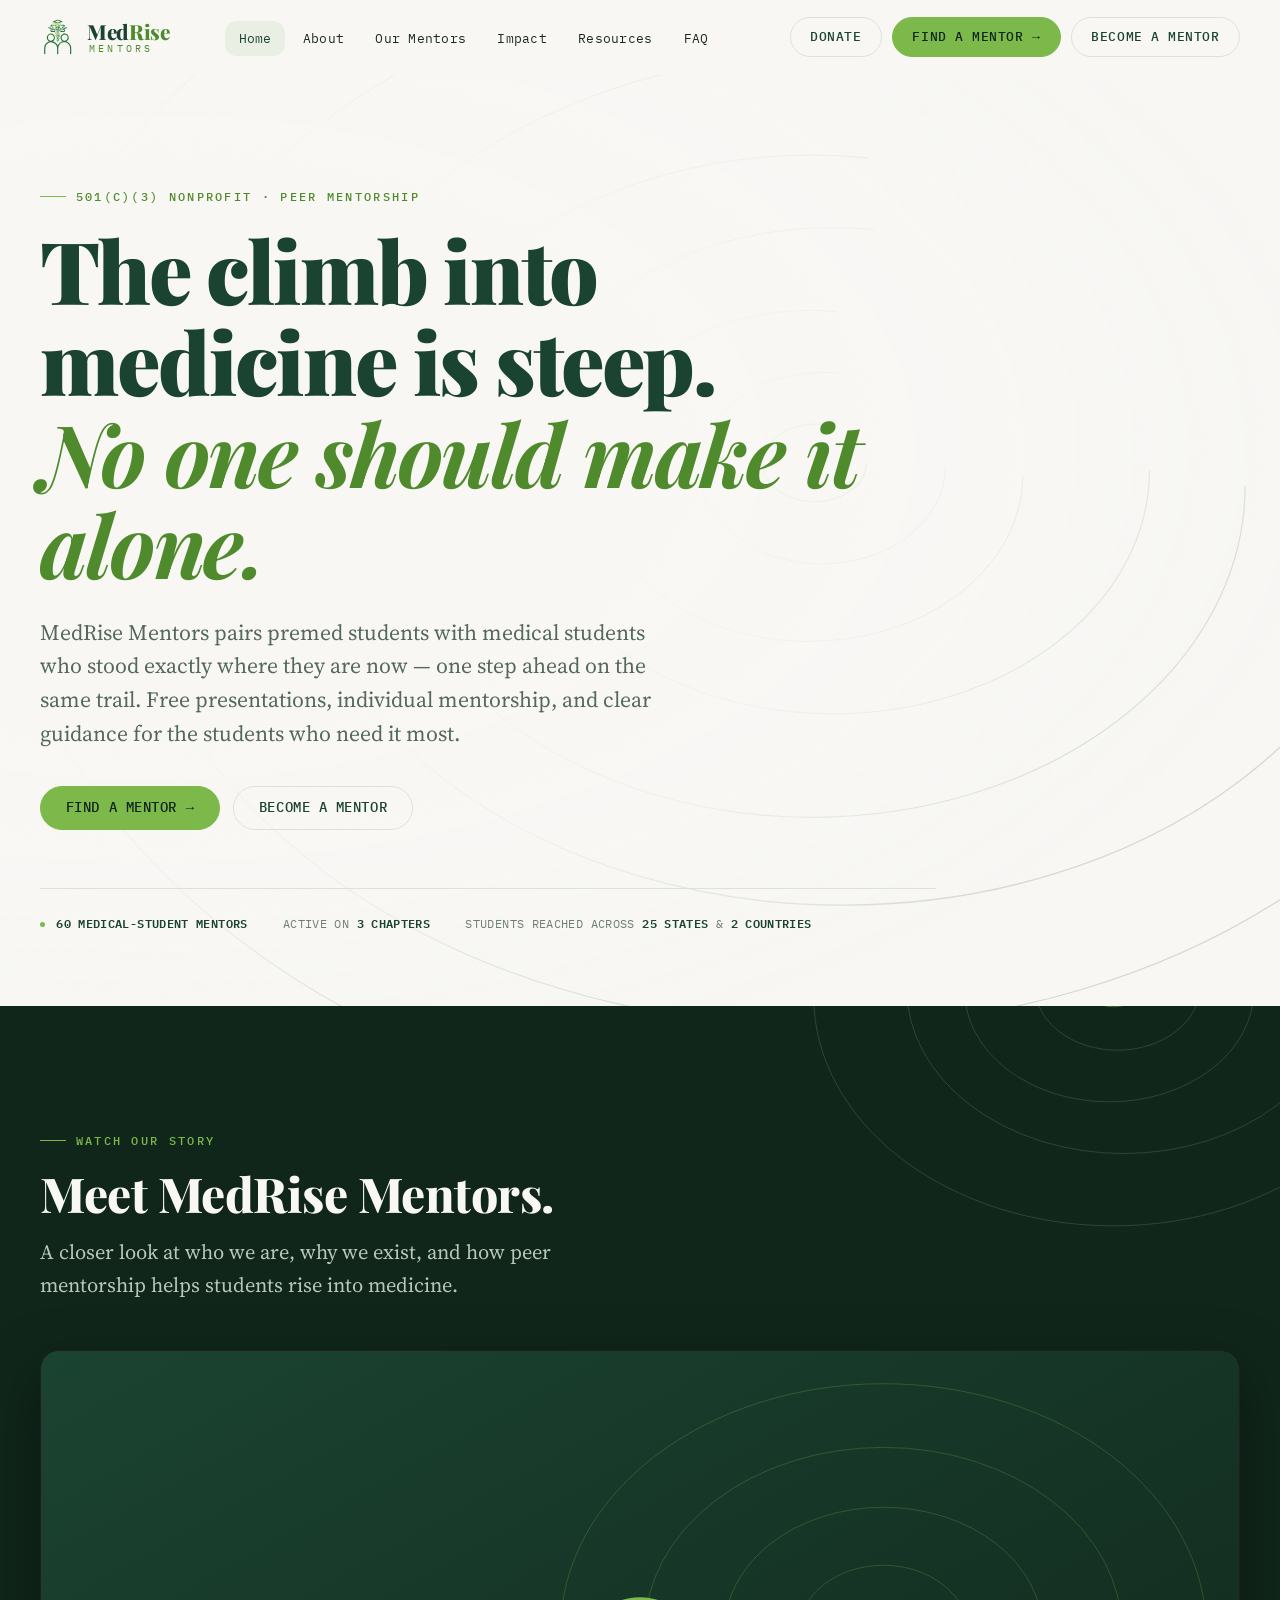
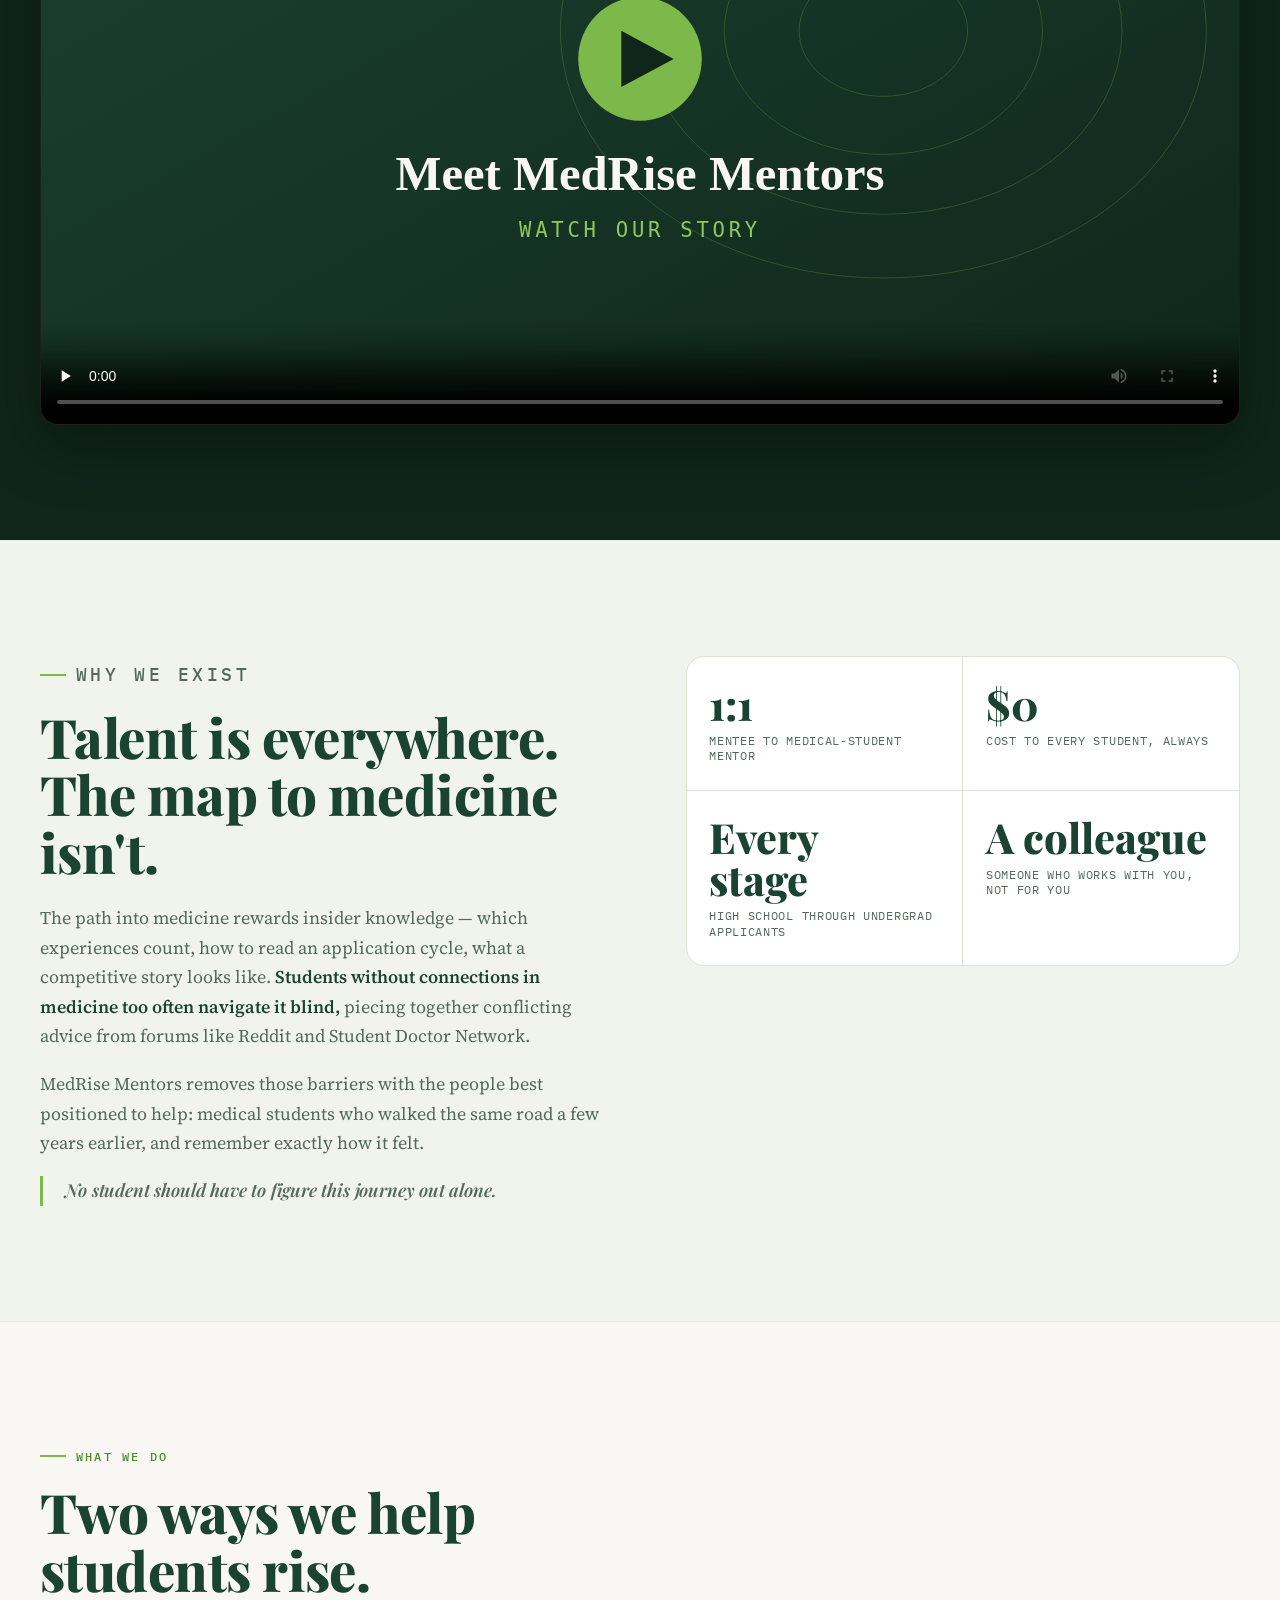
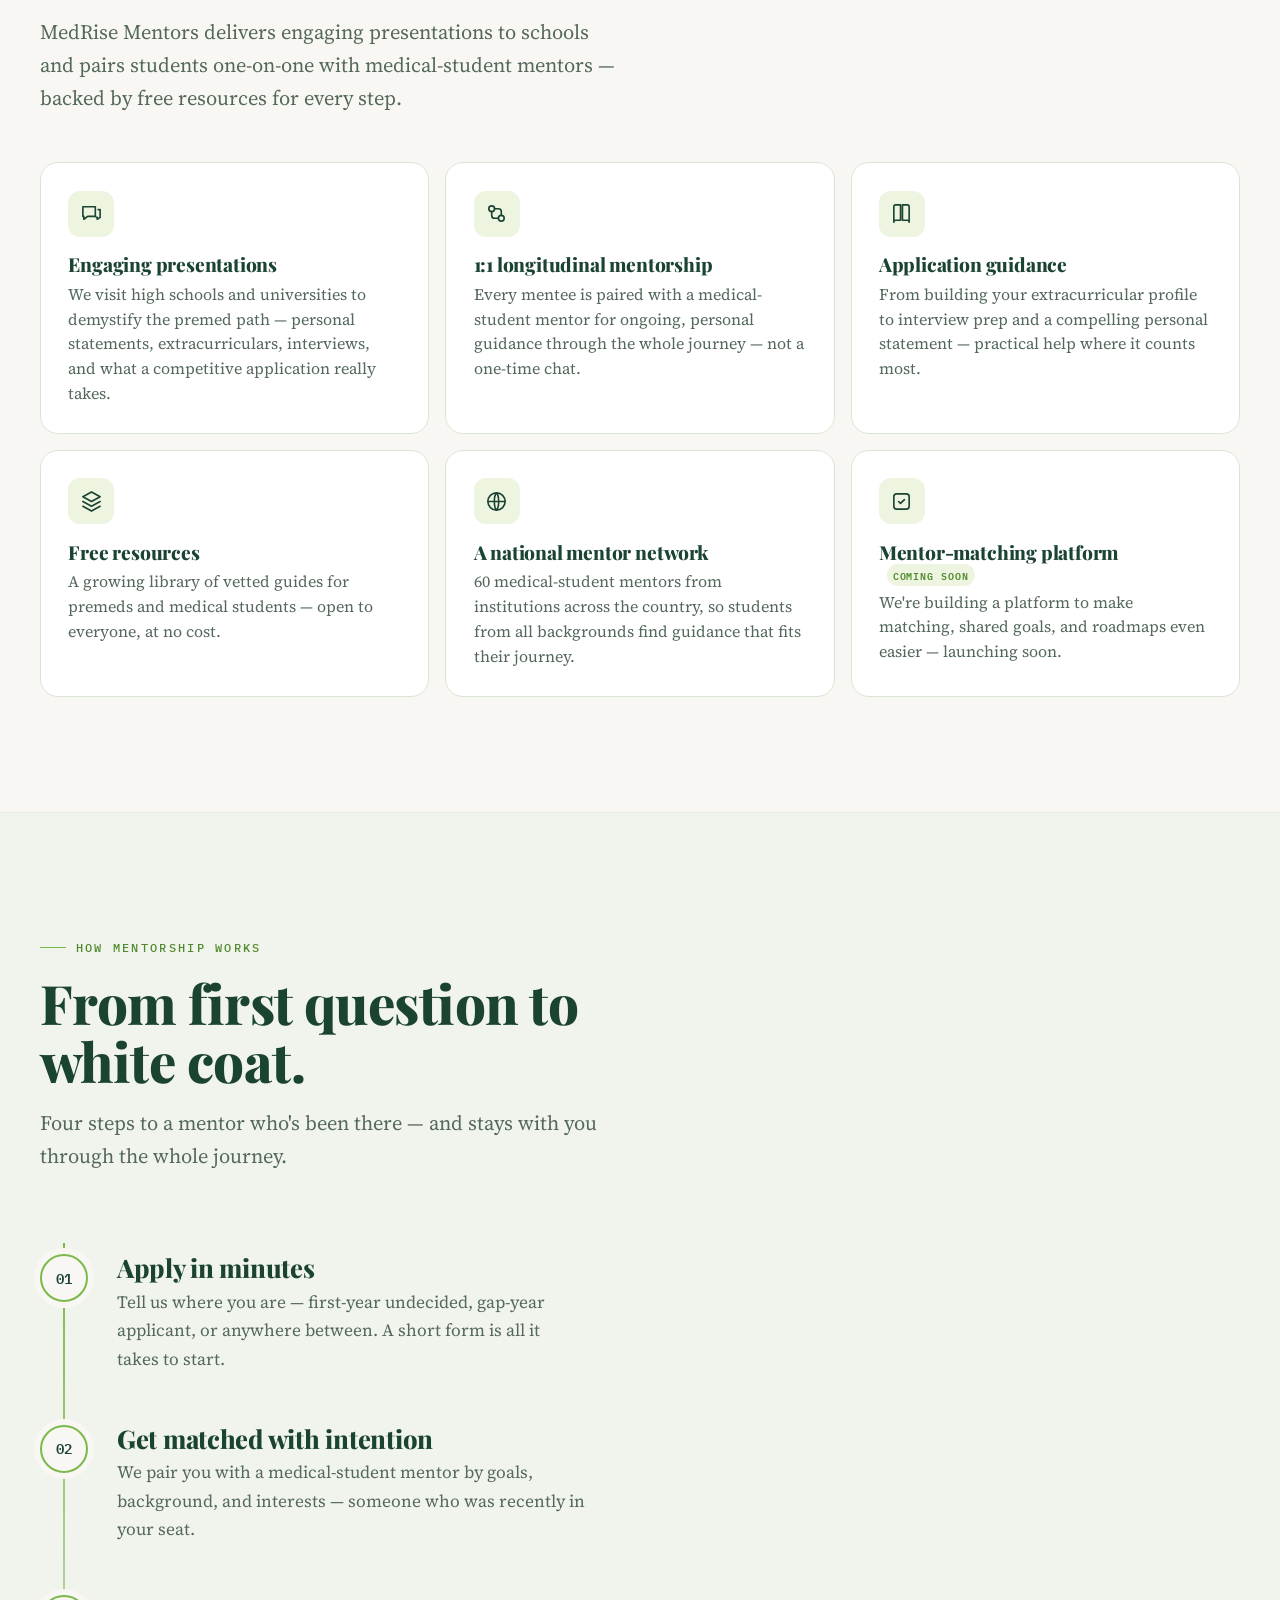
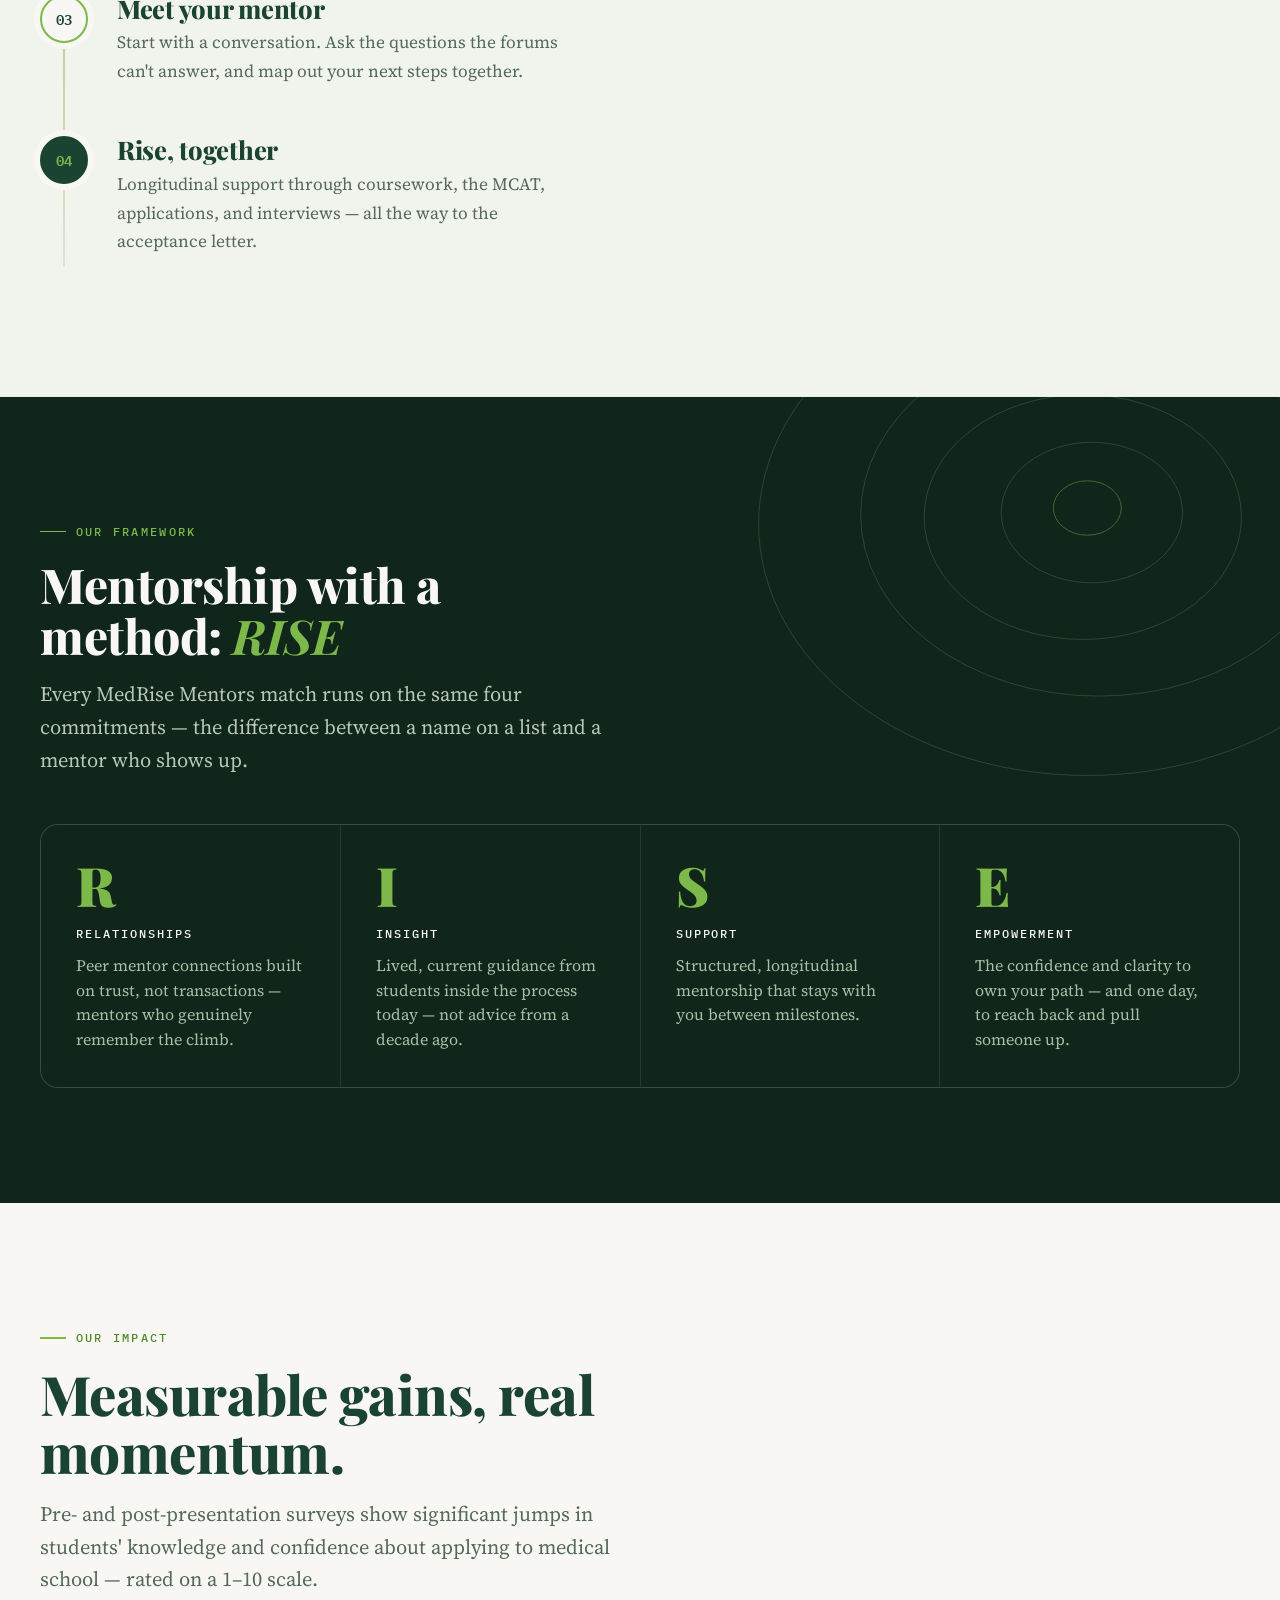
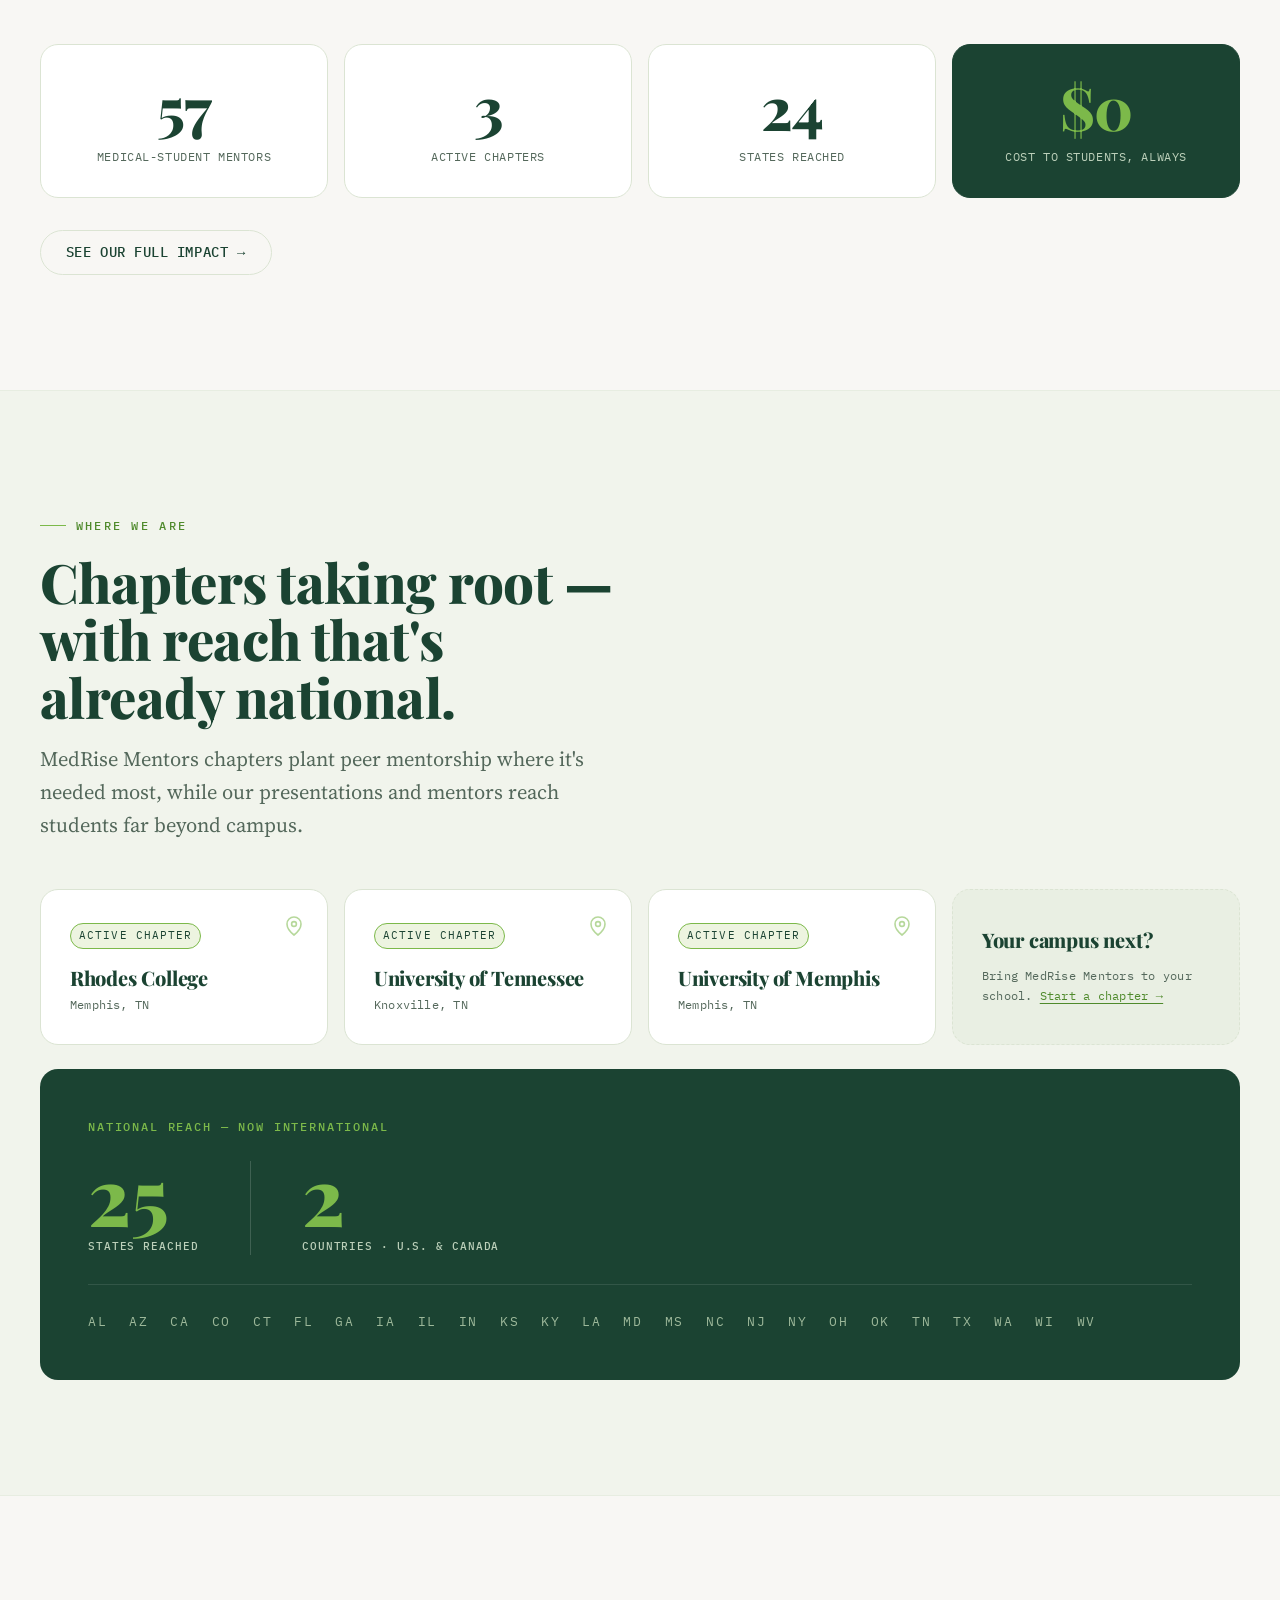
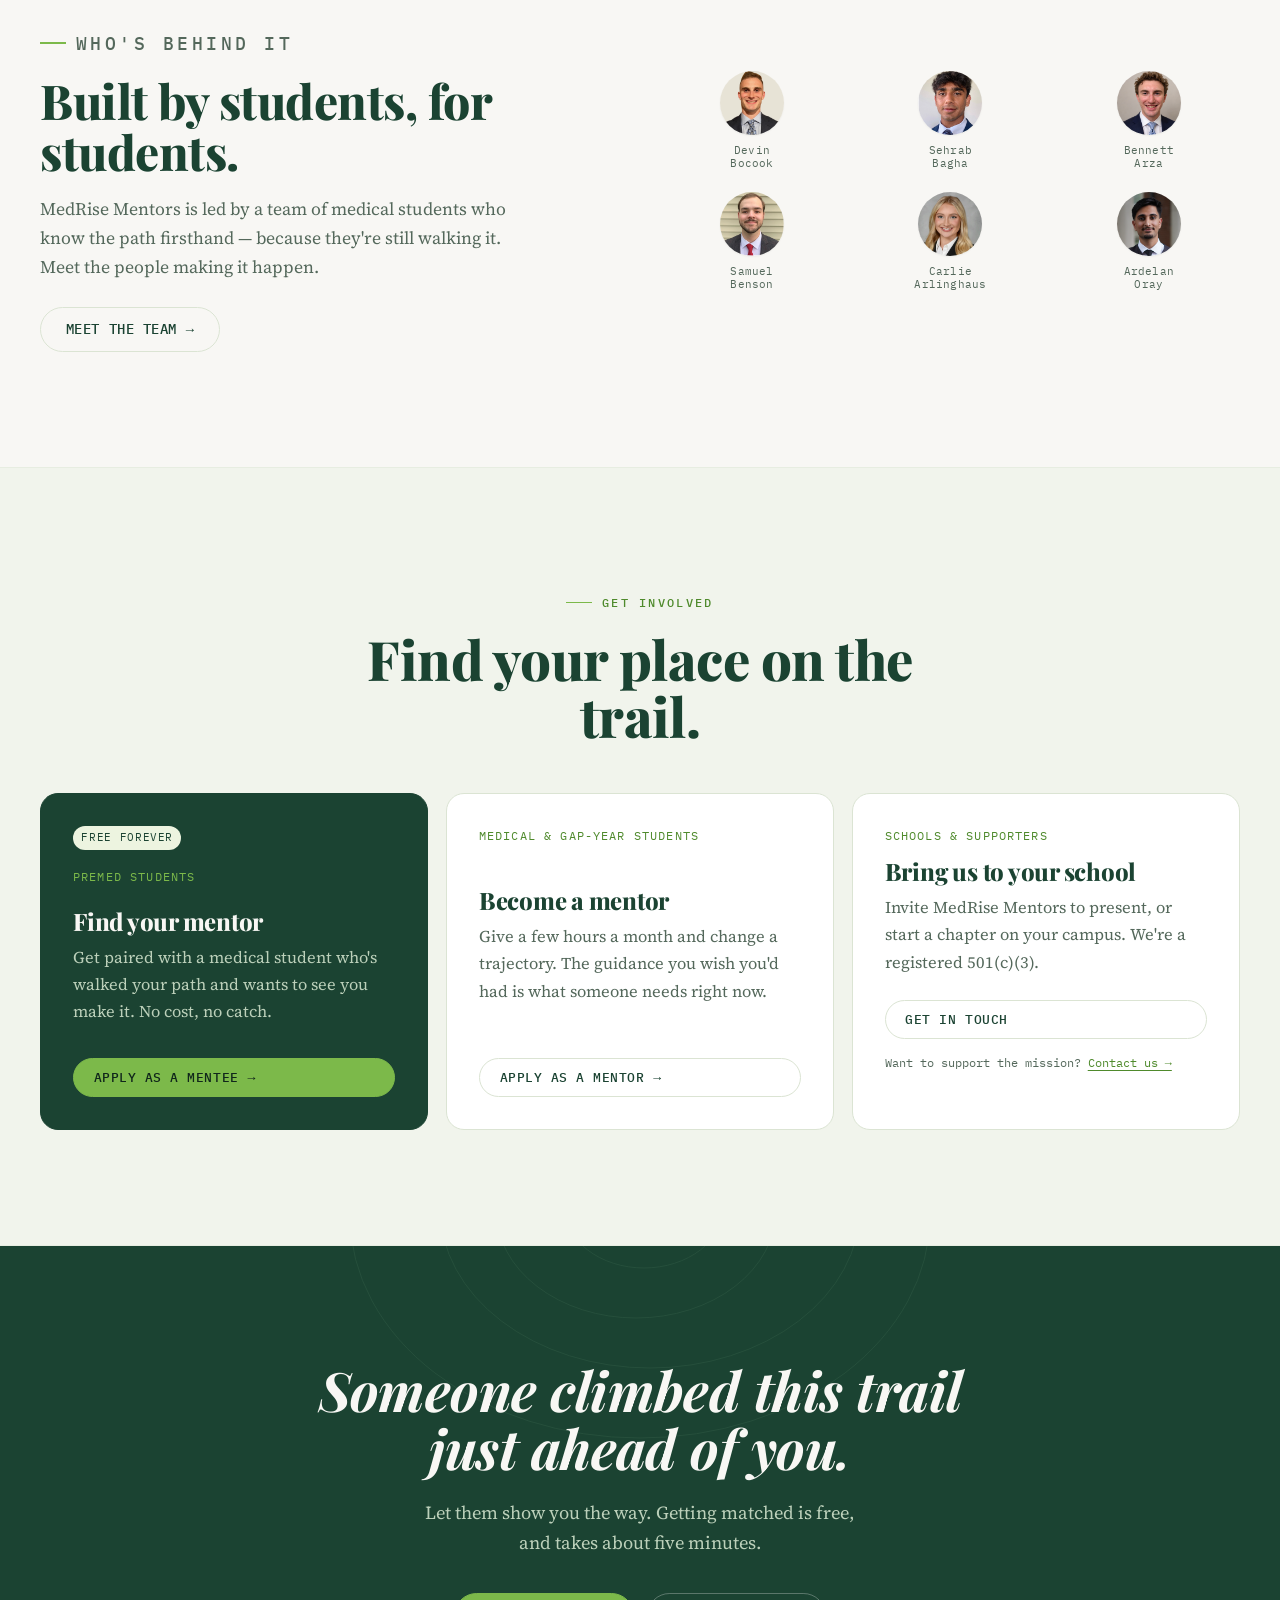
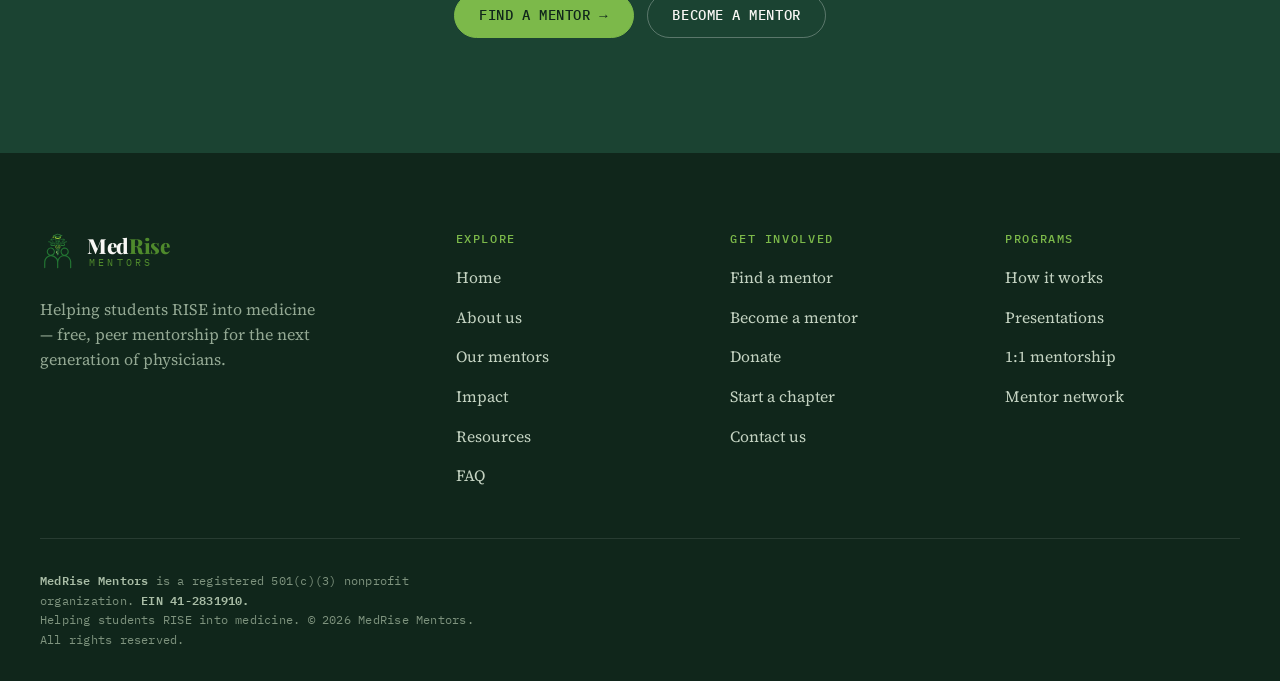
<file: index.html>
<!DOCTYPE html>
<html lang="en" class="no-js">
<head>
<!-- Google tag (gtag.js) -->
<script async src="https://www.googletagmanager.com/gtag/js?id=G-FRKZXPWT01"></script>
<script>
  window.dataLayer = window.dataLayer || [];
  function gtag(){dataLayer.push(arguments);}
  gtag('js', new Date());

  gtag('config', 'G-FRKZXPWT01');
</script>
<meta charset="UTF-8">
<meta name="viewport" content="width=device-width, initial-scale=1.0">
<link rel="icon" href="/favicon-v2.svg" type="image/svg+xml">
<link rel="icon" href="/favicon-96x96-v2.png" sizes="96x96" type="image/png">
<link rel="icon" href="/favicon-32x32-v2.png" sizes="32x32" type="image/png">
<link rel="apple-touch-icon" href="/apple-touch-icon-v2.png">
<title>MedRise Mentors — Peer mentorship for future physicians</title>
<meta name="description" content="MedRise Mentors is a 501(c)(3) nonprofit pairing premed students with medical-student mentors. Free presentations, individual mentorship, and clear guidance on the path to medicine.">
<link rel="canonical" href="https://medrisementors.org/">
<meta property="og:type" content="website">
<meta property="og:site_name" content="MedRise Mentors">
<meta property="og:title" content="MedRise Mentors — Peer mentorship for future physicians">
<meta property="og:description" content="MedRise Mentors is a 501(c)(3) nonprofit pairing premed students with medical-student mentors. Free presentations, individual mentorship, and clear guidance on the path to medicine.">
<meta property="og:url" content="https://medrisementors.org/">
<meta property="og:locale" content="en_US">
<meta name="twitter:card" content="summary">
<meta name="twitter:title" content="MedRise Mentors — Peer mentorship for future physicians">
<meta name="twitter:description" content="MedRise Mentors is a 501(c)(3) nonprofit pairing premed students with medical-student mentors. Free presentations, individual mentorship, and clear guidance on the path to medicine.">
<script type="application/ld+json">
{"@context":"https://schema.org","@type":"NGO","name":"MedRise Mentors","legalName":"MEDRISE MENTORS","taxID":"41-2831910","url":"https://medrisementors.org/","logo":"https://medrisementors.org/assets/logo.png","description":"MedRise Mentors is a 501(c)(3) nonprofit pairing premed students with medical-student mentors through free presentations and one-on-one mentorship.","email":"medrmentors@gmail.com","nonprofitStatus":"https://schema.org/Nonprofit501c3","areaServed":"US"}
</script>

<script>document.documentElement.classList.remove('no-js');document.documentElement.classList.add('js');</script>
<script>/* Intro animation: play once per browser session, never under reduced motion. Decided pre-paint so there's no flash. */
(function(){try{var reduce=matchMedia('(prefers-reduced-motion: reduce)').matches;if(!reduce&&!sessionStorage.getItem('mrIntroSeen')){document.documentElement.classList.add('intro-on');sessionStorage.setItem('mrIntroSeen','1');}}catch(e){}})();</script>
<link rel="preload" as="font" type="font/woff2" href="/assets/fonts/playfair-normal-latin.woff2" crossorigin><link rel="preload" as="font" type="font/woff2" href="/assets/fonts/sourceserif-normal-latin.woff2" crossorigin><style>@font-face{font-family:'Playfair Display';font-style:normal;font-weight:500 900;font-display:swap;src:url(/assets/fonts/playfair-normal-latin.woff2) format('woff2');unicode-range:U+0000-00FF,U+0131,U+0152-0153,U+02BB-02BC,U+02C6,U+02DA,U+02DC,U+0304,U+0308,U+0329,U+2000-206F,U+2074,U+20AC,U+2122,U+2191,U+2193,U+2212,U+2215,U+FEFF,U+FFFD}@font-face{font-family:'Playfair Display';font-style:normal;font-weight:500 900;font-display:swap;src:url(/assets/fonts/playfair-normal-latin-ext.woff2) format('woff2');unicode-range:U+0100-02BA,U+02BD-02C5,U+02C7-02CC,U+02CE-02D7,U+02DD-02FF,U+0304,U+0308,U+0329,U+1D00-1DBF,U+1E00-1E9F,U+1EF2-1EFF,U+2020,U+20A0-20AB,U+20AD-20C0,U+2113,U+2C60-2C7F,U+A720-A7FF}@font-face{font-family:'Playfair Display';font-style:italic;font-weight:500 700;font-display:swap;src:url(/assets/fonts/playfair-italic-latin.woff2) format('woff2');unicode-range:U+0000-00FF,U+0131,U+0152-0153,U+02BB-02BC,U+02C6,U+02DA,U+02DC,U+0304,U+0308,U+0329,U+2000-206F,U+2074,U+20AC,U+2122,U+2191,U+2193,U+2212,U+2215,U+FEFF,U+FFFD}@font-face{font-family:'Playfair Display';font-style:italic;font-weight:500 700;font-display:swap;src:url(/assets/fonts/playfair-italic-latin-ext.woff2) format('woff2');unicode-range:U+0100-02BA,U+02BD-02C5,U+02C7-02CC,U+02CE-02D7,U+02DD-02FF,U+0304,U+0308,U+0329,U+1D00-1DBF,U+1E00-1E9F,U+1EF2-1EFF,U+2020,U+20A0-20AB,U+20AD-20C0,U+2113,U+2C60-2C7F,U+A720-A7FF}@font-face{font-family:'Source Serif 4';font-style:normal;font-weight:300 700;font-display:swap;src:url(/assets/fonts/sourceserif-normal-latin.woff2) format('woff2');unicode-range:U+0000-00FF,U+0131,U+0152-0153,U+02BB-02BC,U+02C6,U+02DA,U+02DC,U+0304,U+0308,U+0329,U+2000-206F,U+2074,U+20AC,U+2122,U+2191,U+2193,U+2212,U+2215,U+FEFF,U+FFFD}@font-face{font-family:'Source Serif 4';font-style:normal;font-weight:300 700;font-display:swap;src:url(/assets/fonts/sourceserif-normal-latin-ext.woff2) format('woff2');unicode-range:U+0100-02BA,U+02BD-02C5,U+02C7-02CC,U+02CE-02D7,U+02DD-02FF,U+0304,U+0308,U+0329,U+1D00-1DBF,U+1E00-1E9F,U+1EF2-1EFF,U+2020,U+20A0-20AB,U+20AD-20C0,U+2113,U+2C60-2C7F,U+A720-A7FF}@font-face{font-family:'Source Serif 4';font-style:italic;font-weight:400;font-display:swap;src:url(/assets/fonts/sourceserif-italic-latin.woff2) format('woff2');unicode-range:U+0000-00FF,U+0131,U+0152-0153,U+02BB-02BC,U+02C6,U+02DA,U+02DC,U+0304,U+0308,U+0329,U+2000-206F,U+2074,U+20AC,U+2122,U+2191,U+2193,U+2212,U+2215,U+FEFF,U+FFFD}@font-face{font-family:'Source Serif 4';font-style:italic;font-weight:400;font-display:swap;src:url(/assets/fonts/sourceserif-italic-latin-ext.woff2) format('woff2');unicode-range:U+0100-02BA,U+02BD-02C5,U+02C7-02CC,U+02CE-02D7,U+02DD-02FF,U+0304,U+0308,U+0329,U+1D00-1DBF,U+1E00-1E9F,U+1EF2-1EFF,U+2020,U+20A0-20AB,U+20AD-20C0,U+2113,U+2C60-2C7F,U+A720-A7FF}@font-face{font-family:'IBM Plex Mono';font-style:normal;font-weight:400;font-display:swap;src:url(/assets/fonts/ibmplexmono-400-normal-latin.woff2) format('woff2');unicode-range:U+0000-00FF,U+0131,U+0152-0153,U+02BB-02BC,U+02C6,U+02DA,U+02DC,U+0304,U+0308,U+0329,U+2000-206F,U+2074,U+20AC,U+2122,U+2191,U+2193,U+2212,U+2215,U+FEFF,U+FFFD}@font-face{font-family:'IBM Plex Mono';font-style:normal;font-weight:400;font-display:swap;src:url(/assets/fonts/ibmplexmono-400-normal-latin-ext.woff2) format('woff2');unicode-range:U+0100-02BA,U+02BD-02C5,U+02C7-02CC,U+02CE-02D7,U+02DD-02FF,U+0304,U+0308,U+0329,U+1D00-1DBF,U+1E00-1E9F,U+1EF2-1EFF,U+2020,U+20A0-20AB,U+20AD-20C0,U+2113,U+2C60-2C7F,U+A720-A7FF}@font-face{font-family:'IBM Plex Mono';font-style:normal;font-weight:500;font-display:swap;src:url(/assets/fonts/ibmplexmono-500-normal-latin.woff2) format('woff2');unicode-range:U+0000-00FF,U+0131,U+0152-0153,U+02BB-02BC,U+02C6,U+02DA,U+02DC,U+0304,U+0308,U+0329,U+2000-206F,U+2074,U+20AC,U+2122,U+2191,U+2193,U+2212,U+2215,U+FEFF,U+FFFD}@font-face{font-family:'IBM Plex Mono';font-style:normal;font-weight:500;font-display:swap;src:url(/assets/fonts/ibmplexmono-500-normal-latin-ext.woff2) format('woff2');unicode-range:U+0100-02BA,U+02BD-02C5,U+02C7-02CC,U+02CE-02D7,U+02DD-02FF,U+0304,U+0308,U+0329,U+1D00-1DBF,U+1E00-1E9F,U+1EF2-1EFF,U+2020,U+20A0-20AB,U+20AD-20C0,U+2113,U+2C60-2C7F,U+A720-A7FF}@font-face{font-family:'IBM Plex Mono';font-style:normal;font-weight:600;font-display:swap;src:url(/assets/fonts/ibmplexmono-600-normal-latin.woff2) format('woff2');unicode-range:U+0000-00FF,U+0131,U+0152-0153,U+02BB-02BC,U+02C6,U+02DA,U+02DC,U+0304,U+0308,U+0329,U+2000-206F,U+2074,U+20AC,U+2122,U+2191,U+2193,U+2212,U+2215,U+FEFF,U+FFFD}@font-face{font-family:'IBM Plex Mono';font-style:normal;font-weight:600;font-display:swap;src:url(/assets/fonts/ibmplexmono-600-normal-latin-ext.woff2) format('woff2');unicode-range:U+0100-02BA,U+02BD-02C5,U+02C7-02CC,U+02CE-02D7,U+02DD-02FF,U+0304,U+0308,U+0329,U+1D00-1DBF,U+1E00-1E9F,U+1EF2-1EFF,U+2020,U+20A0-20AB,U+20AD-20C0,U+2113,U+2C60-2C7F,U+A720-A7FF}</style>
<style>
:root{
  --paper:#f8f7f4;--paper-card:#ffffff;--sage:#e9efe3;--sage-2:#f1f4ec;
  --line:#dbe4d3;--line-soft:#e7ede1;
  --forest:#1b4332;--forest-2:#245239;--forest-deep:#10261b;
  --ink:#1c2a22;--muted:#54685b;--muted-2:#6f8071;
  --lime:#7cb94a;--lime-deep:#4f8a2c;--lime-wash:#edf4e0;
  --r:18px;--r-sm:12px;--r-pill:999px;
  --sh-1:0 1px 2px rgba(16,38,27,.05);
  --sh-2:0 2px 8px rgba(16,38,27,.05),0 14px 40px rgba(16,38,27,.06);
  --maxw:1200px;--ease:cubic-bezier(.2,.7,.2,1);
}
*,*::before,*::after{box-sizing:border-box}
html{-webkit-text-size-adjust:100%}
@media (prefers-reduced-motion:no-preference){html{scroll-behavior:smooth}}
body{margin:0;background:var(--paper);color:var(--ink);font-family:"Source Serif 4",Georgia,serif;
  font-size:1.08rem;line-height:1.65;font-optical-sizing:auto;-webkit-font-smoothing:antialiased;text-rendering:optimizeLegibility}
img{max-width:100%;display:block}
a{color:inherit;text-decoration:none}
::selection{background:var(--lime);color:var(--forest-deep)}
h1,h2,h3,h4{font-family:"Playfair Display",Georgia,serif;color:var(--forest);line-height:1.06;margin:0;font-weight:800;letter-spacing:-.01em}
p{margin:0}
:where(section,footer)[id]{scroll-margin-top:88px}

.wrap{width:min(var(--maxw),100% - 2.5rem);margin-inline:auto}
.section{padding-block:clamp(4.5rem,9vw,7.5rem);position:relative}
.eyebrow{font-family:"IBM Plex Mono",monospace;font-size:.72rem;letter-spacing:.2em;text-transform:uppercase;
  color:var(--lime-deep);font-weight:500;display:inline-flex;align-items:center;gap:.6rem;margin:0 0 1.1rem}
.eyebrow::before{content:"";width:26px;height:1.5px;background:var(--lime);display:inline-block}
.eyebrow.center{justify-content:center}
.h-lg{font-size:clamp(2rem,4.4vw,3.4rem)}
.lede{font-size:clamp(1.1rem,1.6vw,1.32rem);color:var(--muted);max-width:60ch;line-height:1.6}
.center{text-align:center}
.section-head{max-width:64ch}
.section-head.center{margin-inline:auto}

.btn{--btnbg:var(--forest);--btnfg:#fff;--btnbd:var(--forest);display:inline-flex;align-items:center;gap:.55rem;
  font-family:"IBM Plex Mono",monospace;font-size:.82rem;font-weight:500;letter-spacing:.04em;text-transform:uppercase;
  padding:.92em 1.5em;border-radius:var(--r-pill);background:var(--btnbg);color:var(--btnfg);border:1.5px solid var(--btnbd);
  cursor:pointer;transition:transform .25s var(--ease),box-shadow .25s var(--ease),background .2s,color .2s,border-color .2s;line-height:1}
.btn:hover{transform:translateY(-2px);box-shadow:var(--sh-2)}
.btn:active{transform:translateY(0)}
.btn .arw{transition:transform .25s var(--ease)}
.btn:hover .arw{transform:translate(3px)}
.btn-primary{--btnbg:var(--lime);--btnfg:var(--forest-deep);--btnbd:var(--lime)}
.btn-primary:hover{--btnbg:#8ec95b}
.btn-ghost{--btnbg:transparent;--btnfg:var(--forest);--btnbd:var(--line)}
.btn-ghost:hover{--btnbd:var(--forest)}
.btn-on-dark{--btnbg:transparent;--btnfg:var(--paper);--btnbd:rgba(255,255,255,.28)}
.btn-on-dark:hover{--btnbd:var(--lime);--btnfg:var(--lime)}
.btn-lg{font-size:.86rem;padding:1.05em 1.8em}
:focus-visible{outline:2.5px solid var(--lime-deep);outline-offset:3px;border-radius:4px}

/* header */
.header{position:sticky;top:0;z-index:60;transition:background .3s,box-shadow .3s,border-color .3s;border-bottom:1px solid transparent}
.header.scrolled{background:rgba(248,247,244,.82);backdrop-filter:blur(12px) saturate(1.2);-webkit-backdrop-filter:blur(12px) saturate(1.2);border-bottom-color:var(--line)}
.nav{display:flex;align-items:center;justify-content:space-between;height:74px;gap:1.5rem}
.brand{display:inline-flex;align-items:center;gap:.7rem;flex-shrink:0}
.brand .mark{width:36px;height:36px;flex-shrink:0}
.brand-text{display:flex;flex-direction:column;line-height:1}
.brand .name{font-family:"Playfair Display",serif;font-weight:800;font-size:1.3rem;color:var(--forest);letter-spacing:-.02em}
.brand .name .nm-rise{color:var(--lime-deep)}
.brand .sub{font-family:"IBM Plex Mono",monospace;font-size:.6rem;letter-spacing:.34em;text-transform:uppercase;color:var(--lime-deep);margin-top:.15rem;padding-left:.1rem}
.nav-links{display:flex;align-items:center;gap:.25rem;list-style:none;margin:0;padding:0}
.nav-links a{font-family:"IBM Plex Mono",monospace;font-size:.8rem;letter-spacing:.02em;color:var(--ink);padding:.55rem .85rem;border-radius:var(--r-sm);transition:color .2s,background .2s}
.nav-links a:hover{color:var(--forest);background:var(--sage)}
.nav-links a.active{color:var(--forest);background:var(--sage)}
.nav-cta{display:flex;align-items:center;gap:.6rem}
.nav-toggle{display:none;width:44px;height:44px;border:1px solid var(--line);border-radius:var(--r-sm);background:var(--paper-card);cursor:pointer;padding:0;place-items:center}
.nav-toggle span,.nav-toggle span::before,.nav-toggle span::after{content:"";display:block;width:19px;height:2px;background:var(--forest);border-radius:2px;transition:transform .3s var(--ease),opacity .2s}
.nav-toggle span{position:relative}
.nav-toggle span::before{position:absolute;top:-6px}
.nav-toggle span::after{position:absolute;top:6px}
.nav-toggle[aria-expanded="true"] span{background:transparent}
.nav-toggle[aria-expanded="true"] span::before{transform:translateY(6px) rotate(45deg)}
.nav-toggle[aria-expanded="true"] span::after{transform:translateY(-6px) rotate(-45deg)}
@media (min-width:941px){.nav-links .btn{display:none}}
@media (max-width:940px){
  .nav-toggle{display:grid}
  .nav-cta .btn:not(.nav-toggle){display:none}
  .nav-links{position:absolute;top:74px;left:0;right:0;flex-direction:column;align-items:stretch;gap:.15rem;
    background:rgba(248,247,244,.98);backdrop-filter:blur(12px);border-bottom:1px solid var(--line);box-shadow:var(--sh-2);
    padding:.8rem max(1.25rem,calc((100vw - var(--maxw))/2 + 1.25rem)) 1.3rem;
    transform:translateY(-8px);opacity:0;pointer-events:none;transition:transform .3s var(--ease),opacity .25s}
  .nav-links.open{transform:none;opacity:1;pointer-events:auto}
  .nav-links a{padding:.85rem .6rem;font-size:.9rem;border-bottom:1px solid var(--line-soft)}
  .nav-links li:last-child a{border-bottom:0}
  .nav-links .btn{margin-top:.7rem;justify-content:center}
}

/* reveal */
.js .reveal{opacity:0;transform:translateY(22px);transition:opacity .7s var(--ease),transform .7s var(--ease)}
.js .reveal.in{opacity:1;transform:none}
.js .reveal[data-d="1"]{transition-delay:.08s}
.js .reveal[data-d="2"]{transition-delay:.16s}
.js .reveal[data-d="3"]{transition-delay:.24s}
.js .reveal[data-d="4"]{transition-delay:.32s}

/* contours */
.contours,.contours2{position:absolute;pointer-events:none}
.contours ellipse{fill:none;stroke:var(--forest);stroke-width:1.25;vector-effect:non-scaling-stroke;opacity:.16}
.contours .peak{stroke:var(--lime);opacity:.5;stroke-width:1.5}
@media (prefers-reduced-motion:no-preference){
  .js .contours ellipse{stroke-dasharray:1;stroke-dashoffset:1;animation:draw 1.6s var(--ease) forwards}
  .js .contours ellipse:nth-child(1){animation-delay:.15s}
  .js .contours ellipse:nth-child(2){animation-delay:.28s}
  .js .contours ellipse:nth-child(3){animation-delay:.41s}
  .js .contours ellipse:nth-child(4){animation-delay:.54s}
  .js .contours ellipse:nth-child(5){animation-delay:.67s}
  .js .contours ellipse:nth-child(6){animation-delay:.80s}
  .js .contours ellipse:nth-child(7){animation-delay:.93s}
  .js .contours ellipse:nth-child(8){animation-delay:1.06s}
}
@keyframes draw{to{stroke-dashoffset:0}}
.contours2 ellipse{fill:none;stroke:#3f6b52;stroke-width:1;vector-effect:non-scaling-stroke;opacity:.5}
.contours2 .peak{stroke:var(--lime);opacity:.45}

/* hero (home) */
.hero{position:relative;overflow:hidden;isolation:isolate;padding-block:clamp(3.5rem,8vw,6.5rem) clamp(3rem,6vw,4.5rem)}
.hero .contours{inset:0;z-index:-2;width:100%;height:100%}
.hero::after{content:"";position:absolute;inset:0;z-index:-1;background:radial-gradient(120% 90% at 12% 40%,var(--paper) 30%,rgba(248,247,244,.72) 55%,rgba(248,247,244,0) 78%)}
.hero-inner{max-width:56rem}
.hero h1{font-size:clamp(2.6rem,7vw,5.4rem);font-weight:900;letter-spacing:-.025em;max-width:18ch}
.hero h1 .ital{font-style:italic;font-weight:700;color:var(--lime-deep)}
.hero .sub{font-size:clamp(1.1rem,1.7vw,1.38rem);color:var(--muted);max-width:56ch;margin-top:1.6rem;line-height:1.55}
.hero-actions{display:flex;flex-wrap:wrap;gap:.8rem;margin-top:2.2rem}
.trust{margin-top:clamp(2.6rem,6vw,3.6rem);padding-top:1.5rem;border-top:1px solid var(--line);display:flex;flex-wrap:wrap;gap:.6rem 2.2rem;align-items:center;
  font-family:"IBM Plex Mono",monospace;font-size:.76rem;letter-spacing:.03em;color:var(--muted-2);text-transform:uppercase}
.trust b{color:var(--forest);font-weight:600}
.trust .dot{width:5px;height:5px;border-radius:50%;background:var(--lime);display:inline-block;margin-right:.7rem;vertical-align:middle}

/* page hero (subpages) */
.page-hero{position:relative;overflow:hidden;isolation:isolate;padding-block:clamp(3.5rem,7vw,5rem) clamp(2.5rem,5vw,3.5rem);background:var(--sage-2);border-bottom:1px solid var(--line-soft)}
.page-hero .contours2{right:-6%;top:-40%;width:min(560px,60%);z-index:0}
.page-hero .contours2 ellipse{stroke:#c3d2b8;opacity:.5}
.page-hero .contours2 .peak{stroke:var(--lime);opacity:.4}
.page-hero .wrap{position:relative;z-index:1}
.page-hero h1{font-size:clamp(2.3rem,5.2vw,4rem);font-weight:900;letter-spacing:-.02em;max-width:20ch}
.page-hero .lede{margin-top:1.2rem}

/* generic surfaces */
.tint{background:var(--sage-2);border-block:1px solid var(--line-soft)}
.mission-grid{display:grid;grid-template-columns:1fr;gap:clamp(2rem,5vw,4rem);align-items:start}
@media (min-width:880px){.mission-grid{grid-template-columns:1.05fr 1fr}}
.mission-body p+p{margin-top:1.15rem}
.mission-body p{color:var(--muted);font-size:1.12rem}
.mission-body strong{color:var(--forest);font-weight:600}
.pullnote{border-left:3px solid var(--lime);padding:.2rem 0 .2rem 1.4rem;margin-top:.4rem;font-family:"Playfair Display",serif;font-style:italic;
  font-size:clamp(1.3rem,2.4vw,1.9rem);color:var(--forest);line-height:1.28;font-weight:600;letter-spacing:-.01em}
.mini-stats{display:grid;grid-template-columns:1fr 1fr;gap:1px;background:var(--line);border:1px solid var(--line);border-radius:var(--r);overflow:hidden}
.mini-stats .cell{background:var(--paper-card);padding:1.6rem 1.4rem}
.mini-stats .num{font-family:"Playfair Display",serif;font-weight:800;font-size:clamp(1.9rem,3.6vw,2.6rem);color:var(--forest);line-height:1}
.mini-stats .lbl{font-family:"IBM Plex Mono",monospace;font-size:.72rem;letter-spacing:.06em;text-transform:uppercase;color:var(--muted);margin-top:.55rem;line-height:1.35}

/* what we do */
.do-grid{display:flex;flex-wrap:wrap;justify-content:center;gap:1rem;margin-top:clamp(2.2rem,4.5vw,3rem)}.do-grid .feat{flex:1 1 250px}@media(min-width:1024px){.do-grid .feat{flex:0 1 calc(33.333% - .67rem)}}
.feat{background:var(--paper-card);border:1px solid var(--line);border-radius:var(--r);padding:1.7rem;transition:transform .3s var(--ease),box-shadow .3s var(--ease),border-color .3s}
.feat:hover{transform:translateY(-4px);box-shadow:var(--sh-2)}
.feat .ico{width:46px;height:46px;border-radius:12px;background:var(--lime-wash);display:grid;place-items:center;margin-bottom:1.1rem;color:var(--forest)}
.feat .ico svg{width:23px;height:23px;stroke:currentColor;stroke-width:1.7;fill:none;stroke-linecap:round;stroke-linejoin:round}
.feat h3{font-size:1.2rem;margin-bottom:.45rem}
.feat p{color:var(--muted);font-size:1rem;line-height:1.55}
.feat .soon{font-family:"IBM Plex Mono",monospace;font-size:.6rem;letter-spacing:.1em;text-transform:uppercase;color:var(--lime-deep);background:var(--lime-wash);padding:.2em .6em;border-radius:var(--r-pill);margin-left:.5rem;white-space:nowrap}

/* steps */
.steps{position:relative;max-width:820px;margin-top:clamp(2.5rem,5vw,3.5rem)}
.steps::before{content:"";position:absolute;left:23px;top:14px;bottom:14px;width:2px;background:linear-gradient(var(--lime),var(--line))}
.step{position:relative;display:grid;grid-template-columns:48px 1fr;gap:clamp(1rem,3vw,1.8rem);padding-block:clamp(1.1rem,2.5vw,1.6rem)}
.step .node{width:48px;height:48px;border-radius:50%;background:var(--paper);border:2px solid var(--lime);display:grid;place-items:center;
  font-family:"IBM Plex Mono",monospace;font-weight:600;font-size:.85rem;color:var(--forest);position:relative;z-index:1;box-shadow:0 0 0 6px var(--paper)}
.step:last-child .node{background:var(--forest);border-color:var(--forest);color:var(--lime)}
.step h3{font-size:clamp(1.25rem,2.3vw,1.6rem);margin-bottom:.4rem}
.step p{color:var(--muted);max-width:52ch}

/* rise */
.rise{background:var(--forest-deep);color:var(--paper);position:relative;overflow:hidden;isolation:isolate}
.rise .contours2{right:-8%;top:-20%;width:min(680px,70%);z-index:-1}
.rise h2{color:var(--paper);font-size:clamp(1.9rem,4vw,3rem)}
.rise .eyebrow{color:var(--lime)}
.rise .lede{color:#b8c7b6}
.rise-grid{display:grid;grid-template-columns:repeat(auto-fit,minmax(230px,1fr));gap:1px;background:rgba(255,255,255,.09);border:1px solid rgba(255,255,255,.09);border-radius:var(--r);overflow:hidden;margin-top:clamp(2.2rem,5vw,3rem)}
.pillar{background:var(--forest-deep);padding:clamp(1.6rem,3vw,2.2rem);transition:background .3s}
.pillar:hover{background:#16311f}
.pillar .letter{font-family:"Playfair Display",serif;font-weight:900;font-size:3.4rem;color:var(--lime);line-height:.9;letter-spacing:-.02em}
.pillar .pname{font-family:"IBM Plex Mono",monospace;font-size:.76rem;letter-spacing:.16em;text-transform:uppercase;color:var(--paper);margin:.9rem 0 .55rem;font-weight:500}
.pillar p{color:#a9bda6;font-size:1rem;line-height:1.55}

/* stats */
.stats-grid{display:grid;grid-template-columns:repeat(auto-fit,minmax(190px,1fr));gap:1rem;margin-top:clamp(2rem,4vw,3rem)}
.stat{background:var(--paper-card);border:1px solid var(--line);border-radius:var(--r);padding:2rem 1.6rem;text-align:center}
.stat .big{font-family:"Playfair Display",serif;font-weight:800;font-size:clamp(2.6rem,6vw,3.7rem);color:var(--forest);line-height:1;letter-spacing:-.02em}
.stat .lbl{font-family:"IBM Plex Mono",monospace;font-size:.72rem;letter-spacing:.05em;text-transform:uppercase;color:var(--muted);margin-top:.8rem;line-height:1.4}
.stat.goal{background:var(--forest);border-color:var(--forest)}
.stat.goal .big{color:var(--lime)}
.stat.goal .lbl{color:#bcd0ba}

/* chapters + states */
.chap-grid{display:grid;grid-template-columns:repeat(auto-fit,minmax(230px,1fr));gap:1rem;margin-top:clamp(2.2rem,4.5vw,3rem)}
.chap{position:relative;overflow:hidden;background:var(--paper-card);border:1px solid var(--line);border-radius:var(--r);padding:1.8rem;transition:transform .3s var(--ease),box-shadow .3s var(--ease)}
.chap:hover{transform:translateY(-4px);box-shadow:var(--sh-2)}
.chap .term{font-family:"IBM Plex Mono",monospace;font-size:.66rem;letter-spacing:.1em;text-transform:uppercase;color:var(--forest);background:var(--lime-wash);border:1px solid var(--lime);border-radius:var(--r-pill);padding:.3em .8em;display:inline-block;margin-bottom:1.1rem}
.chap h3{font-size:1.25rem;line-height:1.15;margin-bottom:.35rem}
.chap .loc{font-family:"IBM Plex Mono",monospace;font-size:.76rem;color:var(--muted);letter-spacing:.02em}
.chap.next{background:var(--sage);border-style:dashed;display:flex;flex-direction:column;justify-content:center}
.chap .pin{position:absolute;right:1.3rem;top:1.5rem;width:24px;height:24px;color:var(--lime);opacity:.55}
.chap .pin svg{width:100%;height:100%;stroke:currentColor;fill:none;stroke-width:1.6}
.states-band{margin-top:1.5rem;background:var(--forest);border-radius:var(--r);padding:clamp(2rem,4.5vw,3rem)}
.reach-kicker{font-family:"IBM Plex Mono",monospace;font-size:.72rem;letter-spacing:.16em;text-transform:uppercase;color:var(--lime);font-weight:500;margin:0 0 1.6rem}
.reach-stats{display:flex;align-items:center;gap:clamp(1.6rem,5vw,3.2rem)}
.reach-stat b{font-family:"Playfair Display",serif;font-weight:800;font-size:clamp(3.2rem,7vw,5rem);color:var(--lime);line-height:.82;display:block}
.reach-stat span{font-family:"IBM Plex Mono",monospace;font-size:.7rem;letter-spacing:.08em;text-transform:uppercase;color:#bcd0ba;font-weight:500;margin-top:.6rem;display:block}
.reach-sep{width:1px;align-self:stretch;background:rgba(255,255,255,.16)}
.reach-states{display:flex;flex-wrap:wrap;gap:.7rem 1.35rem;font-family:"IBM Plex Mono",monospace;font-size:.8rem;letter-spacing:.14em;color:#9db89a;margin:1.8rem 0 0;padding-top:1.6rem;border-top:1px solid rgba(255,255,255,.1)}

/* team teaser */
.teaser{display:grid;grid-template-columns:1fr;gap:clamp(1.6rem,4vw,2.6rem);align-items:center}
@media (min-width:820px){.teaser{grid-template-columns:1fr 1fr}}
.teaser h2{font-size:clamp(1.9rem,4vw,3rem)}
.teaser p{color:var(--muted);font-size:1.1rem;margin-top:1.1rem;max-width:52ch}
.avatar-row{display:grid;grid-template-columns:repeat(3,1fr);gap:1.3rem 1rem;justify-items:center}
.mini-person{display:flex;flex-direction:column;align-items:center;gap:.55rem;width:92px;text-align:center}
.mini-av{width:64px;height:64px;border-radius:50%;display:grid;place-items:center;color:#fff;font-family:"Playfair Display",serif;font-weight:700;font-size:1.2rem;box-shadow:var(--sh-1)}
img.mini-av{object-fit:cover;object-position:center top}
.mini-person .mn{font-family:"IBM Plex Mono",monospace;font-size:.66rem;letter-spacing:.02em;color:var(--muted);line-height:1.3}

/* leaders */
.leaders-grid{display:grid;grid-template-columns:repeat(auto-fit,minmax(300px,1fr));gap:1.1rem;margin-top:clamp(2.2rem,4.5vw,3rem)}
.leader{background:var(--paper-card);border:1px solid var(--line);border-radius:var(--r);padding:1.8rem;display:flex;gap:1.3rem;align-items:flex-start;transition:transform .3s var(--ease),box-shadow .3s var(--ease)}
.leader:hover{transform:translateY(-3px);box-shadow:var(--sh-2)}
.l-avatar{width:74px;height:74px;flex-shrink:0;border-radius:16px;display:grid;place-items:center;color:#fff;font-family:"Playfair Display",serif;font-weight:700;font-size:1.5rem;box-shadow:var(--sh-1)}
.l-role{font-family:"IBM Plex Mono",monospace;font-size:.68rem;letter-spacing:.14em;text-transform:uppercase;color:var(--lime-deep);margin-bottom:.35rem}
.leader h3{font-size:1.32rem;margin-bottom:.2rem}
.l-school{font-family:"IBM Plex Mono",monospace;font-size:.74rem;color:var(--muted-2);margin-bottom:.7rem;letter-spacing:.01em}
.leader p{color:var(--muted);font-size:.99rem;line-height:1.55}
.coord-wrap{margin-top:clamp(2rem,4vw,2.6rem)}

/* timeline */
.timeline{position:relative;max-width:760px;margin-top:clamp(2rem,4vw,2.8rem);padding-left:8px}
.timeline::before{content:"";position:absolute;left:7px;top:8px;bottom:8px;width:2px;background:linear-gradient(var(--lime),var(--line))}
.tl-item{position:relative;padding:0 0 1.6rem 2.2rem}
.tl-item::before{content:"";position:absolute;left:0;top:6px;width:16px;height:16px;border-radius:50%;background:var(--paper);border:3px solid var(--lime);box-shadow:0 0 0 5px var(--paper)}
.tl-year{font-family:"IBM Plex Mono",monospace;font-size:.72rem;letter-spacing:.1em;text-transform:uppercase;color:var(--lime-deep);margin-bottom:.25rem}
.tl-item h3{font-size:1.15rem;margin-bottom:.25rem}
.tl-item p{color:var(--muted);font-size:1rem}

/* mentors */
.mentor-tools{display:flex;flex-wrap:wrap;gap:1rem;align-items:center;justify-content:space-between;margin-top:clamp(1.8rem,4vw,2.6rem)}
.mentor-search{position:relative;flex:1;min-width:240px;max-width:420px}
.mentor-search input{width:100%;font-family:"Source Serif 4",serif;font-size:1rem;color:var(--ink);background:var(--paper-card);
  border:1.5px solid var(--line);border-radius:var(--r-pill);padding:.85em 1.1em .85em 2.7em;transition:border-color .2s,box-shadow .2s}
.mentor-search input:focus{outline:none;border-color:var(--lime);box-shadow:0 0 0 4px var(--lime-wash)}
.mentor-search svg{position:absolute;left:1rem;top:50%;transform:translateY(-50%);width:18px;height:18px;stroke:var(--muted-2);fill:none;stroke-width:2}
.mentor-count{font-family:"IBM Plex Mono",monospace;font-size:.78rem;letter-spacing:.04em;text-transform:uppercase;color:var(--muted)}
.mentor-grid{display:grid;grid-template-columns:repeat(auto-fill,minmax(210px,1fr));gap:.9rem;margin-top:1.6rem}
.mentor{background:var(--paper-card);border:1px solid var(--line);border-radius:var(--r-sm);padding:1.3rem;text-align:center;transition:transform .25s var(--ease),box-shadow .25s var(--ease),border-color .2s}
.mentor:hover{transform:translateY(-3px);box-shadow:var(--sh-2)}
.m-avatar{width:60px;height:60px;border-radius:50%;margin:0 auto .85rem;display:grid;place-items:center;color:#fff;font-family:"Playfair Display",serif;font-weight:700;font-size:1.2rem}
.m-name{font-family:"Playfair Display",serif;font-weight:700;font-size:1.08rem;color:var(--forest);line-height:1.15}
.m-school{font-family:"IBM Plex Mono",monospace;font-size:.68rem;letter-spacing:.01em;color:var(--forest-2);margin-top:.45rem;line-height:1.3}
.m-home{font-size:.85rem;color:var(--muted-2);margin-top:.3rem}
.no-results{grid-column:1/-1;text-align:center;color:var(--muted);font-style:italic;padding:2rem}

/* before/after */
.ba-wrap{background:var(--paper-card);border:1px solid var(--line);border-radius:var(--r);padding:clamp(1.8rem,4vw,2.6rem);margin-top:clamp(2rem,4vw,2.8rem);position:relative}
.ba-badge{position:absolute;top:1.3rem;right:1.3rem;font-family:"IBM Plex Mono",monospace;font-size:.6rem;letter-spacing:.12em;text-transform:uppercase;color:var(--lime-deep);background:var(--lime-wash);border:1px dashed var(--lime);border-radius:var(--r-pill);padding:.35em .8em}
.ba-metric+.ba-metric{margin-top:1.8rem}
.ba-top{display:flex;justify-content:space-between;align-items:baseline;margin-bottom:.7rem;gap:1rem}
.ba-top h4{font-family:"Playfair Display",serif;font-size:1.2rem;font-weight:700;color:var(--forest)}
.ba-vals{font-family:"IBM Plex Mono",monospace;font-size:.82rem;color:var(--muted);letter-spacing:.02em}
.ba-vals b{color:var(--lime-deep);font-size:1.05rem}
.ba-track{height:16px;background:var(--sage);border-radius:var(--r-pill);position:relative;overflow:hidden}
.ba-pre{position:absolute;left:0;top:0;bottom:0;background:var(--line);border-radius:var(--r-pill)}
.ba-post{position:absolute;left:0;top:0;bottom:0;background:linear-gradient(90deg,var(--lime-deep),var(--lime));border-radius:var(--r-pill);transition:width 1.2s var(--ease)}
.ba-scale{display:flex;justify-content:space-between;font-family:"IBM Plex Mono",monospace;font-size:.64rem;color:var(--muted-2);margin-top:.4rem;letter-spacing:.05em}
.ba-note{font-family:"IBM Plex Mono",monospace;font-size:.72rem;color:var(--muted-2);margin-top:1.6rem;letter-spacing:.02em;line-height:1.5}
.ba-legend{display:flex;gap:1.4rem;margin-top:1.2rem;flex-wrap:wrap}
.ba-legend span{display:flex;align-items:center;gap:.5rem;font-family:"IBM Plex Mono",monospace;font-size:.72rem;color:var(--muted);text-transform:uppercase;letter-spacing:.05em}
.ba-legend i{width:14px;height:14px;border-radius:4px;display:inline-block}

/* research callout */
.callout{background:var(--forest-deep);color:var(--paper);border-radius:var(--r);padding:clamp(1.8rem,4vw,2.8rem);margin-top:clamp(2rem,4vw,2.8rem);position:relative;overflow:hidden;isolation:isolate}
.callout .contours2{right:-10%;top:-30%;width:min(420px,55%);z-index:-1}
.callout .eyebrow{color:var(--lime)}
.callout h3{color:var(--paper);font-size:clamp(1.4rem,3vw,2rem);max-width:24ch}
.callout p{color:#bcd0ba;margin-top:1rem;max-width:60ch;font-size:1.05rem}

/* news */
.news-card{display:grid;grid-template-columns:1fr;gap:1.4rem;background:var(--paper-card);border:1px solid var(--line);border-radius:var(--r);padding:clamp(1.6rem,3.5vw,2.2rem);margin-top:clamp(2rem,4vw,2.6rem);align-items:center}
@media (min-width:640px){.news-card{grid-template-columns:auto 1fr}}
.news-icon{width:56px;height:56px;border-radius:14px;background:var(--lime-wash);display:grid;place-items:center;color:var(--forest)}
.news-icon svg{width:26px;height:26px;stroke:currentColor;fill:none;stroke-width:1.7}
.news-meta{font-family:"IBM Plex Mono",monospace;font-size:.68rem;letter-spacing:.1em;text-transform:uppercase;color:var(--lime-deep);margin-bottom:.4rem}
.news-card h3{font-size:1.15rem;margin-bottom:.4rem;line-height:1.3}
.news-card p{color:var(--muted);font-size:.98rem;margin-bottom:.8rem}
.news-card a.readmore{font-family:"IBM Plex Mono",monospace;font-size:.78rem;color:var(--lime-deep);text-transform:uppercase;letter-spacing:.05em;border-bottom:1px solid var(--lime);padding-bottom:2px}

/* get involved */
.paths{display:grid;grid-template-columns:repeat(auto-fit,minmax(270px,1fr));gap:1.1rem;margin-top:clamp(2.2rem,4.5vw,3rem)}
.path{display:flex;flex-direction:column;background:var(--paper-card);border:1px solid var(--line);border-radius:var(--r);padding:2rem;transition:transform .3s var(--ease),box-shadow .3s var(--ease)}
.path:hover{transform:translateY(-4px);box-shadow:var(--sh-2)}
.path.feature{background:var(--forest);border-color:var(--forest)}
.path .who{font-family:"IBM Plex Mono",monospace;font-size:.72rem;letter-spacing:.1em;text-transform:uppercase;color:var(--lime-deep);margin-bottom:.9rem}
.path.feature .who{color:var(--lime)}
.path h3{font-size:1.5rem;margin-bottom:.6rem}
.path.feature h3{color:var(--paper)}
.path p{color:var(--muted);font-size:1.03rem;flex-grow:1;margin-bottom:1.5rem}
.path.feature p{color:#bcd0ba}
.path .tag2{font-family:"IBM Plex Mono",monospace;font-size:.66rem;letter-spacing:.06em;text-transform:uppercase;color:var(--forest);background:var(--lime-wash);border-radius:var(--r-pill);padding:.3em .8em;align-self:flex-start;margin-bottom:1.1rem}
.path .under{margin-top:.9rem;font-family:"IBM Plex Mono",monospace;font-size:.74rem;color:var(--muted)}
.path .under a{color:var(--lime-deep);text-decoration:underline;text-underline-offset:3px}

/* cta */
.cta{background:var(--forest);color:var(--paper);text-align:center;position:relative;overflow:hidden;isolation:isolate}
.cta .contours2{left:50%;top:-60%;transform:translateX(-50%);width:min(900px,120%);z-index:-1;opacity:.6}
.cta h2{color:var(--paper);font-size:clamp(2rem,4.6vw,3.4rem);max-width:20ch;margin-inline:auto;font-style:italic;font-weight:700}
.cta p{color:#bcd0ba;margin:1.3rem auto 0;max-width:48ch;font-size:1.15rem}
.cta-actions{display:flex;flex-wrap:wrap;gap:.8rem;justify-content:center;margin-top:2.2rem}

/* footer */
.footer{background:var(--forest-deep);color:#c4d3c2;padding-block:clamp(3.5rem,7vw,5rem) 2rem}
.footer .brand .name{color:var(--paper)}
.footer-grid{display:grid;grid-template-columns:1fr;gap:2.5rem;padding-bottom:3rem;border-bottom:1px solid rgba(255,255,255,.1)}
@media (min-width:760px){.footer-grid{grid-template-columns:1.6fr 1fr 1fr 1fr}}
.footer-about p{color:#93a893;margin-top:1.2rem;max-width:36ch;font-size:1rem;line-height:1.55}
.footer-col h4{font-family:"IBM Plex Mono",monospace;font-size:.72rem;letter-spacing:.14em;text-transform:uppercase;color:var(--lime);margin-bottom:1.1rem;font-weight:500}
.footer-col ul{list-style:none;margin:0;padding:0;display:flex;flex-direction:column;gap:.7rem}
.footer-col a{color:#c4d3c2;font-size:.98rem;transition:color .2s}
.footer-col a:hover{color:var(--lime)}
.footer-bottom{display:flex;flex-wrap:wrap;gap:1rem 2rem;justify-content:space-between;align-items:center;padding-top:2rem}
.footer-legal{font-family:"IBM Plex Mono",monospace;font-size:.72rem;letter-spacing:.02em;color:#7e937e;line-height:1.7;max-width:64ch}
.footer-legal b{color:#a9bda6}
.socials{display:flex;gap:.7rem}
.socials a{width:40px;height:40px;border:1px solid rgba(255,255,255,.16);border-radius:50%;display:grid;place-items:center;color:#c4d3c2;transition:background .2s,color .2s,border-color .2s}
.socials a:hover{background:var(--lime);color:var(--forest-deep);border-color:var(--lime)}
.socials svg{width:18px;height:18px;fill:currentColor}
.skip{position:absolute;left:-999px;top:0;background:var(--forest);color:#fff;padding:.8rem 1.2rem;border-radius:0 0 8px 0;z-index:100;font-family:"IBM Plex Mono",monospace;font-size:.85rem}
.skip:focus{left:0}

/* resources: videos + guides */
.video-grid{display:grid;grid-template-columns:repeat(auto-fit,minmax(320px,1fr));gap:1.6rem;margin-top:clamp(2.2rem,4.5vw,3rem)}
.video-embed{position:relative;aspect-ratio:16/9;border-radius:var(--r);overflow:hidden;background:var(--forest-deep);border:1px solid var(--line);box-shadow:var(--sh-1)}
.video-embed iframe{position:absolute;inset:0;width:100%;height:100%;border:0}
.video-ph{display:grid;place-items:center;height:100%;gap:.9rem;color:#bcd0ba;text-align:center;padding:1rem}
.video-ph .play{width:62px;height:62px;border-radius:50%;background:var(--lime);display:grid;place-items:center;box-shadow:0 8px 24px rgba(0,0,0,.25)}
.video-ph .play svg{width:24px;height:24px;fill:var(--forest-deep);margin-left:3px}
.video-ph span{font-family:"IBM Plex Mono",monospace;font-size:.72rem;letter-spacing:.08em;text-transform:uppercase}
.video-card h3{font-size:1.22rem;margin:1.1rem 0 .35rem}
.video-card p{color:var(--muted);font-size:.99rem;line-height:1.55}

/* home overview video spotlight */
.overview{background:var(--forest-deep);color:var(--paper);position:relative;overflow:hidden;isolation:isolate}
.overview .contours2{right:-8%;top:-24%;width:min(620px,60%);z-index:-1}
.overview .eyebrow{color:var(--lime)}
.overview h2{color:var(--paper);font-size:clamp(1.9rem,4vw,3rem)}
.overview .lede{color:#b8c7b6}
.overview-frame{position:relative;margin-top:clamp(2.2rem,5vw,3rem);border-radius:var(--r);overflow:hidden;border:1px solid rgba(255,255,255,.12);box-shadow:0 20px 60px rgba(0,0,0,.35);background:#000;aspect-ratio:16/9}
.overview-frame video{display:block;width:100%;height:100%}
.video-play{position:absolute;inset:0;width:100%;height:100%;padding:0;border:0;background:transparent;cursor:pointer;transition:background .2s ease}
.video-play:hover{background:rgba(16,38,27,.14)}
.video-play:focus-visible{outline:3px solid var(--lime);outline-offset:-4px}
.overview-frame video{width:100%;height:100%;display:block;object-fit:cover;background:#000}
.guides-grid{display:grid;grid-template-columns:repeat(auto-fit,minmax(270px,1fr));gap:1rem;margin-top:clamp(2.2rem,4.5vw,3rem)}
.guide{display:flex;flex-direction:column;background:var(--paper-card);border:1px solid var(--line);border-radius:var(--r);padding:1.7rem;transition:transform .3s var(--ease),box-shadow .3s var(--ease)}
.guide:hover{transform:translateY(-4px);box-shadow:var(--sh-2)}
.guide .gico{width:46px;height:46px;border-radius:12px;background:var(--lime-wash);display:grid;place-items:center;color:var(--forest);margin-bottom:1.1rem}
.guide .gico svg{width:23px;height:23px;stroke:currentColor;stroke-width:1.7;fill:none;stroke-linecap:round;stroke-linejoin:round}
.guide h3{font-size:1.18rem;margin-bottom:.4rem;display:flex;align-items:center;gap:.6rem;flex-wrap:wrap}
.guide p{color:var(--muted);font-size:.98rem;line-height:1.55;flex-grow:1;margin-bottom:1.3rem}
.guide .badge{font-family:"IBM Plex Mono",monospace;font-size:.58rem;letter-spacing:.1em;text-transform:uppercase;color:var(--lime-deep);background:var(--lime-wash);border:1px solid var(--lime);border-radius:var(--r-pill);padding:.25em .7em;white-space:nowrap}
.guide .soon-btn{opacity:.55;pointer-events:none}
@media (prefers-reduced-motion:reduce){
  .js .reveal{opacity:1;transform:none;transition:none}
  .btn:hover,.feat:hover,.chap:hover,.path:hover,.leader:hover,.mentor:hover,.guide:hover{transform:none}
  *{animation-duration:.001ms !important;animation-iteration-count:1 !important;transition-duration:.001ms !important}
}

/* ============ Intro animation (homepage, once per session) ============ */
.intro{display:none}
html.intro-on .intro{display:block}
html.intro-on,html.intro-on body{overflow:hidden}
.intro{position:fixed;inset:0;z-index:2000;background:var(--paper);
  opacity:1;transition:opacity .5s var(--ease);will-change:opacity;-webkit-tap-highlight-color:transparent}
.intro.lift{opacity:0}
.intro-arcs{position:absolute;inset:0;overflow:hidden;pointer-events:none;opacity:0}
html.intro-on .intro-arcs{animation:introArcs 1.2s var(--ease) .1s forwards}
.intro-arcs span{position:absolute;right:-14%;top:50%;border:1px solid var(--forest);border-radius:50%;transform:translateY(-50%)}
@keyframes introArcs{to{opacity:1}}

.intro-lock{position:absolute;left:50%;top:47%;
  display:flex;align-items:center;gap:calc(var(--mh)*.26);
  transform:translate(-50%,-50%);transform-origin:50% 50%;
  transition:transform .82s cubic-bezier(.66,0,.24,1);will-change:transform;
  --mh:clamp(82px,15vw,150px)}
/* same asset as the header logo, so the docked mark is pixel-identical */
.intro-mark{position:relative;height:var(--mh);width:var(--mh);flex:0 0 auto}
.intro-logo{width:100%;height:100%;display:block;opacity:0;transform-origin:50% 58%;
  animation:introMarkIn .74s cubic-bezier(.34,1.42,.5,1) .06s forwards}
.intro-glow{position:absolute;left:-12%;top:-8%;width:124%;height:124%;border-radius:50%;pointer-events:none;
  background:radial-gradient(circle at 50% 56%,rgba(124,185,74,.4),rgba(124,185,74,0) 66%);
  opacity:0;animation:introGlow 1.5s var(--ease) .3s forwards}

.intro-word{position:relative}
.intro-name{display:flex;align-items:baseline;font-family:"Playfair Display",Georgia,serif;
  font-weight:800;letter-spacing:-.02em;line-height:1;font-size:calc(var(--mh)*.52)}
.intro-name span{display:inline-block;opacity:0;transform:translateY(24px);color:var(--forest)}
.intro-name span.g{color:var(--lime-deep)}
.intro-name span:nth-child(1){animation:introLtr .42s var(--ease) .74s forwards}
.intro-name span:nth-child(2){animation:introLtr .42s var(--ease) .80s forwards}
.intro-name span:nth-child(3){animation:introLtr .42s var(--ease) .86s forwards}
.intro-name span:nth-child(4){animation:introPop .5s cubic-bezier(.34,1.56,.64,1) .95s forwards}
.intro-name span:nth-child(5){animation:introPop .5s cubic-bezier(.34,1.56,.64,1) 1.01s forwards}
.intro-name span:nth-child(6){animation:introPop .5s cubic-bezier(.34,1.56,.64,1) 1.07s forwards}
.intro-name span:nth-child(7){animation:introPop .5s cubic-bezier(.34,1.56,.64,1) 1.13s forwards}
.intro-sub{margin-top:calc(var(--mh)*.06);font-family:"IBM Plex Mono",monospace;
  font-size:calc(var(--mh)*.11);color:var(--lime-deep);text-transform:uppercase;
  opacity:0;letter-spacing:.16em;animation:introSub .5s var(--ease) 1.24s forwards}

@keyframes introMarkIn{from{opacity:0;transform:translateY(calc(var(--mh)*.3)) scale(.8)}to{opacity:1;transform:none}}
@keyframes introGlow{0%{opacity:0}40%{opacity:1}100%{opacity:0}}
@keyframes introLtr{from{opacity:0;transform:translateY(24px)}to{opacity:1;transform:translateY(0)}}
@keyframes introPop{from{opacity:0;transform:translateY(34px)}to{opacity:1;transform:translateY(0)}}
@keyframes introSub{from{opacity:0;letter-spacing:.16em}to{opacity:1;letter-spacing:.34em}}

/* hero eases up as the curtain lifts */
html.intro-on .hero-inner{opacity:0;transform:translateY(16px)}
.hero-inner{transition:opacity .7s var(--ease),transform .7s var(--ease)}
html.intro-done .hero-inner{opacity:1;transform:none}
</style>
<style>
@media (prefers-reduced-motion:no-preference){
.js main{animation:pageIn .3s var(--ease) both}
@keyframes pageIn{from{opacity:0;transform:translateY(8px)}to{opacity:1;transform:none}}
}
</style>
</head>
<body>
<a class="skip" href="#main">Skip to content</a>
<div class="intro" id="intro" aria-hidden="true">
  <div class="intro-arcs" id="introArcs"></div>
  <div class="intro-lock" id="introLock">
    <div class="intro-mark" id="introMark">
      <span class="intro-glow"></span>
      <img class="intro-logo" src="assets/logo-mark.svg" alt="" width="36" height="36" fetchpriority="high">
    </div>
    <div class="intro-word">
      <div class="intro-name" aria-hidden="true"><span>M</span><span>e</span><span>d</span><span class="g">R</span><span class="g">i</span><span class="g">s</span><span class="g">e</span></div>
      <div class="intro-sub">Mentors</div>
    </div>
  </div>
</div>
<header class="header"><div class="wrap"><nav class="nav" aria-label="Primary"><a class="brand" href="index.html" aria-label="MedRise Mentors home"><img class="mark" src="assets/logo-mark.svg" alt="" width="36" height="36" decoding="async"><span class="brand-text"><span class="name">Med<span class="nm-rise">Rise</span></span><span class="sub">Mentors</span></span></a><ul class="nav-links" id="navlinks"><li><a href="index.html" class="active" aria-current="page">Home</a></li><li><a href="about.html">About</a></li><li><a href="mentors.html">Our Mentors</a></li><li><a href="impact.html">Impact</a></li><li><a href="resources.html">Resources</a></li><li><a href="faq.html">FAQ</a></li><li><a class="btn btn-ghost" href="donate.html">Donate</a></li><li><a class="btn btn-primary" href="https://forms.gle/wayZXBWiD3tpWAMk7">Find a mentor</a></li><li><a class="btn btn-ghost" href="https://forms.gle/ACNCQ9VSMehtkLAf6">Become a mentor</a></li></ul><div class="nav-cta"><a class="btn btn-ghost" href="donate.html">Donate</a><a class="btn btn-primary" href="https://forms.gle/wayZXBWiD3tpWAMk7">Find a mentor <span class="arw">&rarr;</span></a><a class="btn btn-ghost" href="https://forms.gle/ACNCQ9VSMehtkLAf6">Become a mentor</a><button class="nav-toggle" id="navToggle" aria-label="Open menu" aria-expanded="false" aria-controls="navlinks"><span></span></button></div></nav></div></header>
<main id="main">
<section class="hero"><svg class="contours" viewBox="0 0 1440 720" preserveAspectRatio="xMaxYMid slice" aria-hidden="true"><g transform="translate(1080,300)"><ellipse class="peak" pathLength="1" cx="0" cy="0" rx="40" ry="30"/><ellipse pathLength="1" cx="6" cy="4" rx="95" ry="74"/><ellipse pathLength="1" cx="-4" cy="10" rx="165" ry="128"/><ellipse pathLength="1" cx="14" cy="6" rx="245" ry="188"/><ellipse pathLength="1" cx="-2" cy="18" rx="335" ry="256"/><ellipse pathLength="1" cx="22" cy="12" rx="435" ry="330"/><ellipse pathLength="1" cx="6" cy="26" rx="545" ry="410"/><ellipse pathLength="1" cx="30" cy="20" rx="665" ry="498"/></g></svg><div class="wrap"><div class="hero-inner"><p class="eyebrow">501(c)(3) nonprofit &middot; Peer mentorship</p><h1>The climb into medicine is steep.<br><span class="ital">No one should make it alone.</span></h1><p class="sub">MedRise Mentors pairs premed students with medical students who stood exactly where they are now — one step ahead on the same trail. Free presentations, individual mentorship, and clear guidance for the students who need it most.</p><div class="hero-actions"><a class="btn btn-primary btn-lg" href="https://forms.gle/wayZXBWiD3tpWAMk7">Find a mentor <span class="arw">&rarr;</span></a><a class="btn btn-ghost btn-lg" href="https://forms.gle/ACNCQ9VSMehtkLAf6">Become a mentor</a></div><div class="trust"><span><span class="dot"></span><b>60 medical-student mentors</b></span><span>Active on <b>3 chapters</b></span><span>Students reached across <b>25 states</b> &amp; <b>2 countries</b></span></div></div></div></section><section class="section overview" id="overview"><svg class="contours2" viewBox="0 0 600 600" aria-hidden="true"><g transform="translate(340,240)"><ellipse class="peak" cx="0" cy="0" rx="30" ry="24"/><ellipse cx="4" cy="4" rx="80" ry="62"/><ellipse cx="-4" cy="8" rx="140" ry="108"/><ellipse cx="10" cy="6" rx="210" ry="160"/><ellipse cx="0" cy="14" rx="290" ry="222"/></g></svg><div class="wrap"><div class="section-head reveal"><p class="eyebrow">Watch our story</p><h2>Meet MedRise Mentors.</h2><p class="lede" style="margin-top:1.1rem">A closer look at who we are, why we exist, and how peer mentorship helps students rise into medicine.</p></div><div class="overview-frame reveal" data-d="1"><video controls preload="none" playsinline poster="assets/video/overview-poster.svg" aria-label="MedRise Mentors overview video"><source src="assets/video/medrise-overview.mp4" type="video/mp4">Your browser doesn't support embedded video. <a href="assets/video/medrise-overview.mp4" style="color:var(--lime)">Download the overview video</a> instead.</video><button class="video-play" type="button" aria-label="Play the MedRise Mentors overview video"></button></div></div></section><section class="section tint" id="mission"><div class="wrap"><div class="mission-grid"><div class="mission-body reveal"><p class="eyebrow">Why we exist</p><h2 class="h-lg">Talent is everywhere. The map to medicine isn't.</h2><p style="margin-top:1.4rem">The path into medicine rewards insider knowledge — which experiences count, how to read an application cycle, what a competitive story looks like. <strong>Students without connections in medicine too often navigate it blind,</strong> piecing together conflicting advice from forums like Reddit and Student Doctor Network.</p><p>MedRise Mentors removes those barriers with the people best positioned to help: medical students who walked the same road a few years earlier, and remember exactly how it felt.</p><p class="pullnote">No student should have to figure this journey out alone.</p></div><div class="reveal" data-d="2"><div class="mini-stats"><div class="cell"><div class="num">1:1</div><div class="lbl">Mentee to medical-student mentor</div></div><div class="cell"><div class="num">$0</div><div class="lbl">Cost to every student, always</div></div><div class="cell"><div class="num">Every<br>stage</div><div class="lbl">High school through undergrad applicants</div></div><div class="cell"><div class="num">A&nbsp;colleague</div><div class="lbl">Someone who works with you, not for you</div></div></div></div></div></div></section><section class="section" id="do"><div class="wrap"><div class="section-head reveal"><p class="eyebrow">What we do</p><h2 class="h-lg">Two ways we help students rise.</h2><p class="lede" style="margin-top:1.1rem">MedRise Mentors delivers engaging presentations to schools and pairs students one-on-one with medical-student mentors — backed by free resources for every step.</p></div><div class="do-grid"><div class="feat reveal" data-d="0"><div class="ico"><svg viewBox="0 0 24 24"><path d="M3 5h13v10H8l-4 3v-3H3zM19 8h2v8l-3 2v-2h-1"/></svg></div><h3>Engaging presentations</h3><p>We visit high schools and universities to demystify the premed path — personal statements, extracurriculars, interviews, and what a competitive application really takes.</p></div>
<div class="feat reveal" data-d="1"><div class="ico"><svg viewBox="0 0 24 24"><circle cx="7" cy="7" r="3"/><circle cx="17" cy="17" r="3"/><path d="M10 7h4a3 3 0 0 1 3 3v4M7 10v4a3 3 0 0 0 3 3h4"/></svg></div><h3>1:1 longitudinal mentorship</h3><p>Every mentee is paired with a medical-student mentor for ongoing, personal guidance through the whole journey — not a one-time chat.</p></div>
<div class="feat reveal" data-d="2"><div class="ico"><svg viewBox="0 0 24 24"><path d="M4 5a2 2 0 0 1 2-2h5v16H6a2 2 0 0 0-2 2zM20 5a2 2 0 0 0-2-2h-5v16h5a2 2 0 0 1 2 2z"/></svg></div><h3>Application guidance</h3><p>From building your extracurricular profile to interview prep and a compelling personal statement — practical help where it counts most.</p></div>
<div class="feat reveal" data-d="3"><div class="ico"><svg viewBox="0 0 24 24"><path d="M12 2l9 5-9 5-9-5zM3 12l9 5 9-5M3 17l9 5 9-5"/></svg></div><h3>Free resources</h3><p>A growing library of vetted guides for premeds and medical students — open to everyone, at no cost.</p></div>
<div class="feat reveal" data-d="4"><div class="ico"><svg viewBox="0 0 24 24"><circle cx="12" cy="12" r="9"/><path d="M3 12h18M12 3c3 3 3 15 0 18M12 3c-3 3-3 15 0 18"/></svg></div><h3>A national mentor network</h3><p>60 medical-student mentors from institutions across the country, so students from all backgrounds find guidance that fits their journey.</p></div>
<div class="feat reveal" data-d="4"><div class="ico"><svg viewBox="0 0 24 24"><rect x="4" y="4" width="16" height="16" rx="3"/><path d="M9 12l2 2 4-4"/></svg></div><h3>Mentor-matching platform <span class="soon">Coming soon</span></h3><p>We're building a platform to make matching, shared goals, and roadmaps even easier — launching soon.</p></div></div></div></section><section class="section tint" id="how"><div class="wrap"><div class="section-head reveal"><p class="eyebrow">How mentorship works</p><h2 class="h-lg">From first question to white coat.</h2><p class="lede" style="margin-top:1.1rem">Four steps to a mentor who's been there — and stays with you through the whole journey.</p></div><div class="steps"><div class="step reveal"><div class="node">01</div><div><h3>Apply in minutes</h3><p>Tell us where you are — first-year undecided, gap-year applicant, or anywhere between. A short form is all it takes to start.</p></div></div>
<div class="step reveal"><div class="node">02</div><div><h3>Get matched with intention</h3><p>We pair you with a medical-student mentor by goals, background, and interests — someone who was recently in your seat.</p></div></div>
<div class="step reveal"><div class="node">03</div><div><h3>Meet your mentor</h3><p>Start with a conversation. Ask the questions the forums can't answer, and map out your next steps together.</p></div></div>
<div class="step reveal"><div class="node">04</div><div><h3>Rise, together</h3><p>Longitudinal support through coursework, the MCAT, applications, and interviews — all the way to the acceptance letter.</p></div></div></div></div></section><section class="section rise" id="framework"><svg class="contours2" viewBox="0 0 600 600" aria-hidden="true"><g transform="translate(340,240)"><ellipse class="peak" cx="0" cy="0" rx="30" ry="24"/><ellipse cx="4" cy="4" rx="80" ry="62"/><ellipse cx="-4" cy="8" rx="140" ry="108"/><ellipse cx="10" cy="6" rx="210" ry="160"/><ellipse cx="0" cy="14" rx="290" ry="222"/></g></svg><div class="wrap"><div class="section-head reveal"><p class="eyebrow">Our framework</p><h2>Mentorship with a method: <em style="font-style:italic;color:var(--lime)">RISE</em></h2><p class="lede" style="margin-top:1.1rem">Every MedRise Mentors match runs on the same four commitments — the difference between a name on a list and a mentor who shows up.</p></div><div class="rise-grid"><div class="pillar reveal" data-d="0"><div class="letter">R</div><div class="pname">Relationships</div><p>Peer mentor connections built on trust, not transactions — mentors who genuinely remember the climb.</p></div>
<div class="pillar reveal" data-d="1"><div class="letter">I</div><div class="pname">Insight</div><p>Lived, current guidance from students inside the process today — not advice from a decade ago.</p></div>
<div class="pillar reveal" data-d="2"><div class="letter">S</div><div class="pname">Support</div><p>Structured, longitudinal mentorship that stays with you between milestones.</p></div>
<div class="pillar reveal" data-d="3"><div class="letter">E</div><div class="pname">Empowerment</div><p>The confidence and clarity to own your path — and one day, to reach back and pull someone up.</p></div></div></div></section><section class="section" id="impact-teaser"><div class="wrap"><div class="section-head reveal"><p class="eyebrow">Our impact</p><h2 class="h-lg">Measurable gains, real momentum.</h2><p class="lede" style="margin-top:1.1rem">Pre- and post-presentation surveys show significant jumps in students' knowledge and confidence about applying to medical school — rated on a 1–10 scale.</p></div><div class="stats-grid"><div class="stat reveal"><div class="big" data-count="60">0</div><div class="lbl">Medical-student mentors</div></div><div class="stat reveal" data-d="1"><div class="big" data-count="3">0</div><div class="lbl">Active chapters</div></div><div class="stat reveal" data-d="2"><div class="big" data-count="25">0</div><div class="lbl">States reached</div></div><div class="stat goal reveal" data-d="3"><div class="big">$0</div><div class="lbl">Cost to students, always</div></div></div><div class="reveal" style="margin-top:2rem"><a class="btn btn-ghost btn-lg" href="impact.html">See our full impact <span class="arw">&rarr;</span></a></div></div></section><section class="section tint" id="chapters"><div class="wrap"><div class="section-head reveal"><p class="eyebrow">Where we are</p><h2 class="h-lg">Chapters taking root — with reach that's already national.</h2><p class="lede" style="margin-top:1.1rem">MedRise Mentors chapters plant peer mentorship where it's needed most, while our presentations and mentors reach students far beyond campus.</p></div><div class="chap-grid"><div class="chap reveal" data-d="0"><span class="pin"><svg viewBox="0 0 24 24"><path d="M12 21s7-5.5 7-11a7 7 0 1 0-14 0c0 5.5 7 11 7 11z"/><circle cx="12" cy="10" r="2.4"/></svg></span><span class="term">Active chapter</span><h3>Rhodes College</h3><p class="loc">Memphis, TN</p></div>
<div class="chap reveal" data-d="1"><span class="pin"><svg viewBox="0 0 24 24"><path d="M12 21s7-5.5 7-11a7 7 0 1 0-14 0c0 5.5 7 11 7 11z"/><circle cx="12" cy="10" r="2.4"/></svg></span><span class="term">Active chapter</span><h3>University of Tennessee</h3><p class="loc">Knoxville, TN</p></div>
<div class="chap reveal" data-d="2"><span class="pin"><svg viewBox="0 0 24 24"><path d="M12 21s7-5.5 7-11a7 7 0 1 0-14 0c0 5.5 7 11 7 11z"/><circle cx="12" cy="10" r="2.4"/></svg></span><span class="term">Active chapter</span><h3>University of Memphis</h3><p class="loc">Memphis, TN</p></div><div class="chap next reveal" data-d="3"><h3>Your campus next?</h3><p class="loc" style="margin-top:.6rem">Bring MedRise Mentors to your school. <a href="mailto:medrmentors@gmail.com" style="color:var(--lime-deep);text-decoration:underline;text-underline-offset:3px">Start a chapter &rarr;</a></p></div></div><div class="states-band reveal"><div class="reach-head"><p class="reach-kicker">National reach &mdash; now international</p><div class="reach-stats"><div class="reach-stat"><b>25</b><span>States reached</span></div><span class="reach-sep" aria-hidden="true"></span><div class="reach-stat"><b>2</b><span>Countries &middot; U.S. &amp; Canada</span></div></div></div><div class="reach-states"><span>AL</span><span>AZ</span><span>CA</span><span>CO</span><span>CT</span><span>FL</span><span>GA</span><span>IA</span><span>IL</span><span>IN</span><span>KS</span><span>KY</span><span>LA</span><span>MD</span><span>MS</span><span>NC</span><span>NJ</span><span>NY</span><span>OH</span><span>OK</span><span>TN</span><span>TX</span><span>WA</span><span>WI</span><span>WV</span></div></div></div></section><section class="section" id="team-teaser"><div class="wrap"><div class="teaser"><div class="reveal"><p class="eyebrow">Who's behind it</p><h2>Built by students, for students.</h2><p>MedRise Mentors is led by a team of medical students who know the path firsthand — because they're still walking it. Meet the people making it happen.</p><div style="margin-top:1.6rem"><a class="btn btn-ghost btn-lg" href="about.html">Meet the team <span class="arw">&rarr;</span></a></div></div><div class="reveal" data-d="2"><div class="avatar-row"><div class="mini-person"><img class="mini-av" src="assets/team/devin-bocook.png" alt="Devin Bocook" data-initials="DB" data-bg="#1b4332"><div class="mn">Devin<br>Bocook</div></div>
<div class="mini-person"><img class="mini-av" src="assets/team/sehrab-bagha.png" alt="Sehrab Bagha" data-initials="SB" data-bg="#3a7350"><div class="mn">Sehrab<br>Bagha</div></div>
<div class="mini-person"><img class="mini-av" src="assets/team/bennett-arza.png" alt="Bennett Arza" data-initials="BA" data-bg="#4f8a2c"><div class="mn">Bennett<br>Arza</div></div>
<div class="mini-person"><img class="mini-av" src="assets/team/samuel-benson.png" alt="Samuel Benson" data-initials="SB" data-bg="#245239"><div class="mn">Samuel<br>Benson</div></div>
<div class="mini-person"><img class="mini-av" src="assets/team/carlie-arlinghaus.png" alt="Carlie Arlinghaus" data-initials="CA" data-bg="#2f6b4a"><div class="mn">Carlie<br>Arlinghaus</div></div>
<div class="mini-person"><img class="mini-av" src="assets/team/ardelan-oray.png" alt="Ardelan Oray" data-initials="AO" data-bg="#5a8f3a"><div class="mn">Ardelan<br>Oray</div></div></div></div></div></div></section><section class="section tint" id="involved"><div class="wrap"><div class="section-head center reveal"><p class="eyebrow center">Get involved</p><h2 class="h-lg">Find your place on the trail.</h2></div><div class="paths"><div class="path feature reveal"><span class="tag2">Free forever</span><p class="who">Premed students</p><h3>Find your mentor</h3><p>Get paired with a medical student who's walked your path and wants to see you make it. No cost, no catch.</p><a class="btn btn-primary" href="https://forms.gle/wayZXBWiD3tpWAMk7">Apply as a mentee <span class="arw">&rarr;</span></a></div><div class="path reveal" data-d="1"><p class="who">Medical &amp; gap-year students</p><h3>Become a mentor</h3><p>Give a few hours a month and change a trajectory. The guidance you wish you'd had is what someone needs right now.</p><a class="btn btn-ghost" href="https://forms.gle/ACNCQ9VSMehtkLAf6">Apply as a mentor <span class="arw">&rarr;</span></a></div><div class="path reveal" data-d="2"><p class="who">Schools &amp; supporters</p><h3>Bring us to your school</h3><p>Invite MedRise Mentors to present, or start a chapter on your campus. We're a registered 501(c)(3).</p><a class="btn btn-ghost" href="mailto:medrmentors@gmail.com">Get in touch</a><p class="under">Want to support the mission? <a href="mailto:medrmentors@gmail.com">Contact us &rarr;</a></p></div></div></div></section><section class="section cta"><svg class="contours2" viewBox="0 0 900 500" aria-hidden="true"><g transform="translate(450,260)"><ellipse class="peak" cx="0" cy="0" rx="30" ry="24"/><ellipse cx="4" cy="4" rx="80" ry="62"/><ellipse cx="-4" cy="8" rx="140" ry="108"/><ellipse cx="10" cy="6" rx="210" ry="160"/><ellipse cx="0" cy="14" rx="290" ry="222"/></g></svg><div class="wrap"><h2 class="reveal">Someone climbed this trail just ahead of you.</h2><p class="reveal" data-d="1">Let them show you the way. Getting matched is free, and takes about five minutes.</p><div class="cta-actions reveal" data-d="2"><a class="btn btn-primary btn-lg" href="https://forms.gle/wayZXBWiD3tpWAMk7">Find a mentor <span class="arw">&rarr;</span></a><a class="btn btn-on-dark btn-lg" href="https://forms.gle/ACNCQ9VSMehtkLAf6">Become a mentor</a></div></div></section>
</main>
<footer class="footer"><div class="wrap"><div class="footer-grid"><div class="footer-about"><a class="brand" href="index.html" aria-label="MedRise Mentors home"><img class="mark" src="assets/logo-mark.svg" alt="" width="36" height="36" decoding="async"><span class="brand-text"><span class="name">Med<span class="nm-rise">Rise</span></span><span class="sub">Mentors</span></span></a><p>Helping students RISE into medicine — free, peer mentorship for the next generation of physicians.</p></div><div class="footer-col"><h4>Explore</h4><ul><li><a href="index.html">Home</a></li><li><a href="about.html">About us</a></li><li><a href="mentors.html">Our mentors</a></li><li><a href="impact.html">Impact</a></li><li><a href="resources.html">Resources</a></li><li><a href="faq.html">FAQ</a></li></ul></div><div class="footer-col"><h4>Get involved</h4><ul><li><a href="https://forms.gle/wayZXBWiD3tpWAMk7">Find a mentor</a></li><li><a href="https://forms.gle/ACNCQ9VSMehtkLAf6">Become a mentor</a></li><li><a href="donate.html">Donate</a></li><li><a href="mailto:medrmentors@gmail.com">Start a chapter</a></li><li><a href="mailto:medrmentors@gmail.com">Contact us</a></li></ul></div><div class="footer-col"><h4>Programs</h4><ul><li><a href="index.html#how">How it works</a></li><li><a href="index.html#do">Presentations</a></li><li><a href="https://forms.gle/wayZXBWiD3tpWAMk7">1:1 mentorship</a></li><li><a href="mentors.html">Mentor network</a></li></ul></div></div><div class="footer-bottom"><p class="footer-legal"><b>MedRise Mentors</b> is a registered 501(c)(3) nonprofit organization. <b>EIN 41-2831910.</b><br>Helping students RISE into medicine. &copy; 2026 MedRise Mentors. All rights reserved.</p></div></div></footer>
<script>
/* Intro animation orchestration: build the lockup, dock it onto the real
   header logo, then lift the paper curtain to reveal the live page. */
(function(){
  "use strict";
  var root = document.documentElement;
  if(!root.classList.contains("intro-on")) return;
  var intro = document.getElementById("intro");
  var lock = document.getElementById("introLock");
  var mark = document.getElementById("introMark");
  var brandMark = document.querySelector(".header .brand .mark");
  var arcs = document.getElementById("introArcs");
  if(!intro || !lock || !mark || !brandMark){ root.classList.remove("intro-on"); return; }

  // faint concentric rings, echoing the hero's contour motif
  if(arcs){
    var frag = "";
    for(var i=0;i<6;i++){ var d=(340+i*150); frag += '<span style="width:'+d+'px;height:'+d+'px;opacity:'+(0.09-i*0.011)+'"></span>'; }
    arcs.innerHTML = frag;
  }

  var timers = [];
  var done = false;
  function later(fn,ms){ timers.push(setTimeout(fn,ms)); }

  function dock(){
    // Map the built lockup's mark exactly onto the real header mark.
    var Lr = lock.getBoundingClientRect();
    var Mr = mark.getBoundingClientRect();
    var Hr = brandMark.getBoundingClientRect();
    var s  = Hr.width / Mr.width;
    var Cx = Lr.left + Lr.width/2,  Cy = Lr.top + Lr.height/2;   // lock centre
    var Mx = Mr.left + Mr.width/2,  My = Mr.top + Mr.height/2;   // intro mark centre
    var Hx = Hr.left + Hr.width/2,  Hy = Hr.top + Hr.height/2;   // header mark centre
    var tx = Hx - Cx - s*(Mx - Cx);
    var ty = Hy - Cy - s*(My - Cy);
    lock.style.transform = "translate(-50%,-50%) translate("+tx+"px,"+ty+"px) scale("+s+")";
  }

  function finish(){
    if(done) return; done = true;
    timers.forEach(clearTimeout);
    intro.classList.add("lift");        // fade the curtain
    root.classList.add("intro-done");   // hero eases up underneath
    setTimeout(function(){
      root.classList.remove("intro-on"); // unlock scroll, hide overlay
      if(intro && intro.parentNode) intro.parentNode.removeChild(intro);
    }, 560);
  }

  function skip(){ if(done) return; try{ dock(); }catch(e){} finish(); }

  // Let people cut it short.
  intro.addEventListener("click", skip);
  window.addEventListener("keydown", function(e){ if(e.key==="Escape"||e.key===" "||e.key==="Enter") skip(); });

  later(dock, 1900);   // build finishes ~1.75s, brief hold, then dock
  later(finish, 2760); // dock glides ~0.82s, then lift the curtain
  later(skip, 5000);   // hard safety net
})();
(function(){
  "use strict";
  var reduce = window.matchMedia("(prefers-reduced-motion: reduce)").matches;
  var header = document.querySelector(".header");
  function onScroll(){ header.classList.toggle("scrolled", window.scrollY > 8); }
  onScroll(); window.addEventListener("scroll", onScroll, {passive:true});

  var toggle = document.getElementById("navToggle");
  var links = document.getElementById("navlinks");
  function setMenu(open){
    links.classList.toggle("open", open);
    toggle.setAttribute("aria-expanded", open ? "true" : "false");
    toggle.setAttribute("aria-label", open ? "Close menu" : "Open menu");
  }
  toggle.addEventListener("click", function(){ setMenu(!links.classList.contains("open")); });
  links.addEventListener("click", function(e){ if(e.target.closest("a")) setMenu(false); });
  document.addEventListener("keydown", function(e){ if(e.key === "Escape") setMenu(false); });

  var revs = document.querySelectorAll(".reveal");
  if("IntersectionObserver" in window && !reduce){
    var io = new IntersectionObserver(function(entries){
      entries.forEach(function(en){ if(en.isIntersecting){ en.target.classList.add("in"); io.unobserve(en.target); } });
    }, {threshold:0.12, rootMargin:"0px 0px -6% 0px"});
    revs.forEach(function(el){ io.observe(el); });
  } else { revs.forEach(function(el){ el.classList.add("in"); }); }

  function fmt(n){ return n >= 1000 ? n.toLocaleString("en-US") : String(n); }
  function animate(el){
    var target = parseInt(el.getAttribute("data-count"),10);
    var suffix = el.getAttribute("data-suffix") || "";
    if(reduce){ el.textContent = fmt(target) + suffix; return; }
    var start = performance.now(), dur = 1500;
    function tick(now){
      var p = Math.min((now-start)/dur, 1), e = 1 - Math.pow(1-p, 3);
      el.textContent = fmt(Math.round(e*target)) + suffix;
      if(p < 1) requestAnimationFrame(tick);
    }
    requestAnimationFrame(tick);
  }
  var nums = document.querySelectorAll("[data-count]");
  if("IntersectionObserver" in window){
    var io2 = new IntersectionObserver(function(entries){
      entries.forEach(function(en){ if(en.isIntersecting){ animate(en.target); io2.unobserve(en.target); } });
    }, {threshold:0.5});
    nums.forEach(function(el){ io2.observe(el); });
  } else { nums.forEach(animate); }

  // before/after bars
  var bars = document.querySelectorAll(".ba-post");
  if(bars.length){
    var io3 = new IntersectionObserver(function(entries){
      entries.forEach(function(en){
        if(en.isIntersecting){ en.target.style.width = en.target.getAttribute("data-w"); io3.unobserve(en.target); }
      });
    }, {threshold:0.4});
    bars.forEach(function(b){ if(reduce){ b.style.width = b.getAttribute("data-w"); } else { io3.observe(b); } });
  }

  // mentor search
  var search = document.getElementById("mentorSearch");
  if(search){
    var cards = Array.prototype.slice.call(document.querySelectorAll(".mentor"));
    var count = document.getElementById("mentorCount");
    var empty = document.getElementById("noResults");
    var total = cards.length;
    function run(){
      var q = search.value.trim().toLowerCase(), shown = 0;
      cards.forEach(function(c){
        var match = !q || c.getAttribute("data-search").indexOf(q) !== -1;
        c.style.display = match ? "" : "none";
        if(match) shown++;
      });
      if(count) count.textContent = q ? (shown + " of " + total + " mentors") : (total + " mentors");
      if(empty) empty.style.display = shown === 0 ? "block" : "none";
    }
    search.addEventListener("input", run);
  }
})();
/* Headshot fallback: if a photo is missing, revert to the colored initials circle */
document.querySelectorAll("img.mini-av").forEach(function(img){
  function fallback(){
    if(img.dataset.fellBack) return;
    img.dataset.fellBack = "1";
    var d = document.createElement("div");
    d.className = "mini-av";
    d.style.background = img.dataset.bg || "#1b4332";
    d.textContent = img.dataset.initials || "";
    img.replaceWith(d);
  }
  img.addEventListener("error", fallback);
  /* Catch images that already failed before this script ran */
  if(img.complete && img.naturalWidth === 0) fallback();
});

/* Big click target over the overview poster: click anywhere to start playback,
   then hand off to the video's native controls. */
(function(){
  var frame = document.querySelector(".overview-frame");
  if(!frame) return;
  var v = frame.querySelector("video");
  var btn = frame.querySelector(".video-play");
  if(!v || !btn) return;
  btn.addEventListener("click", function(){
    v.play();
    btn.remove();
  });
})();
</script>
</body>
</html>
</file>
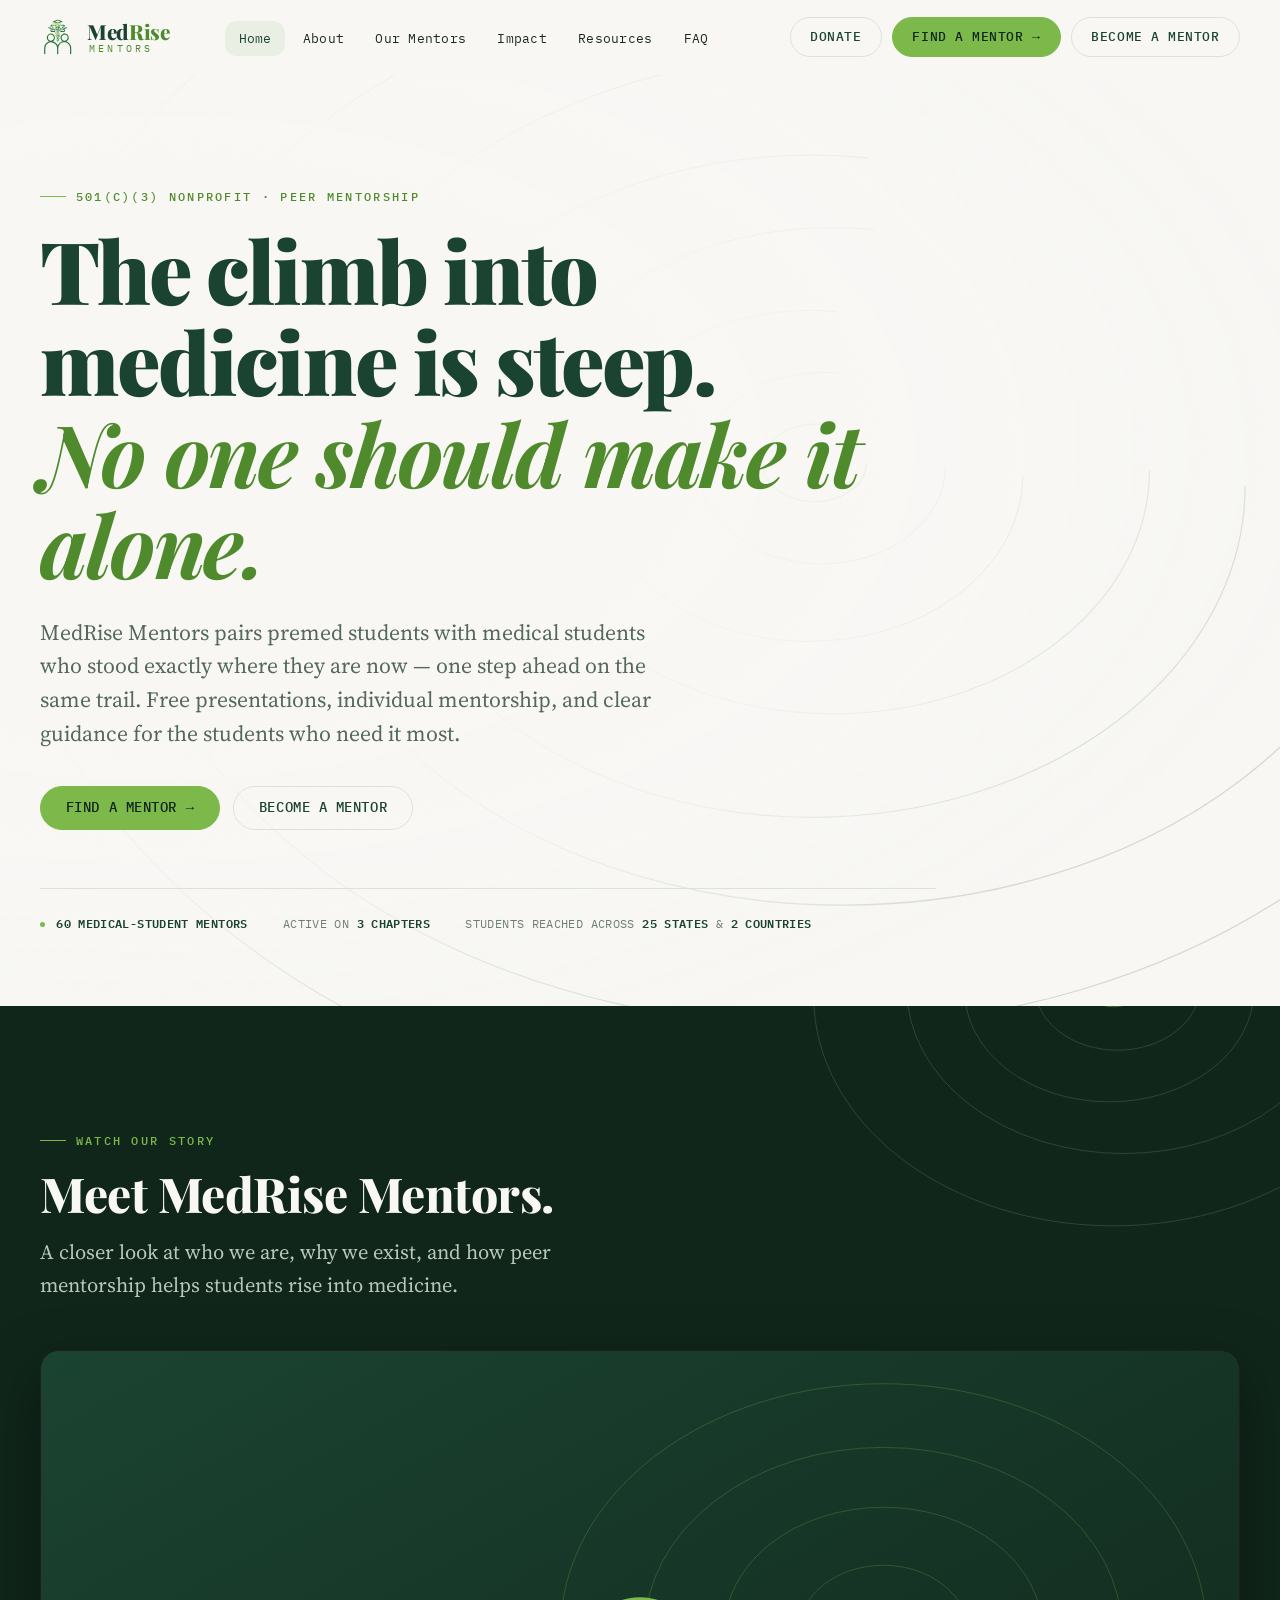
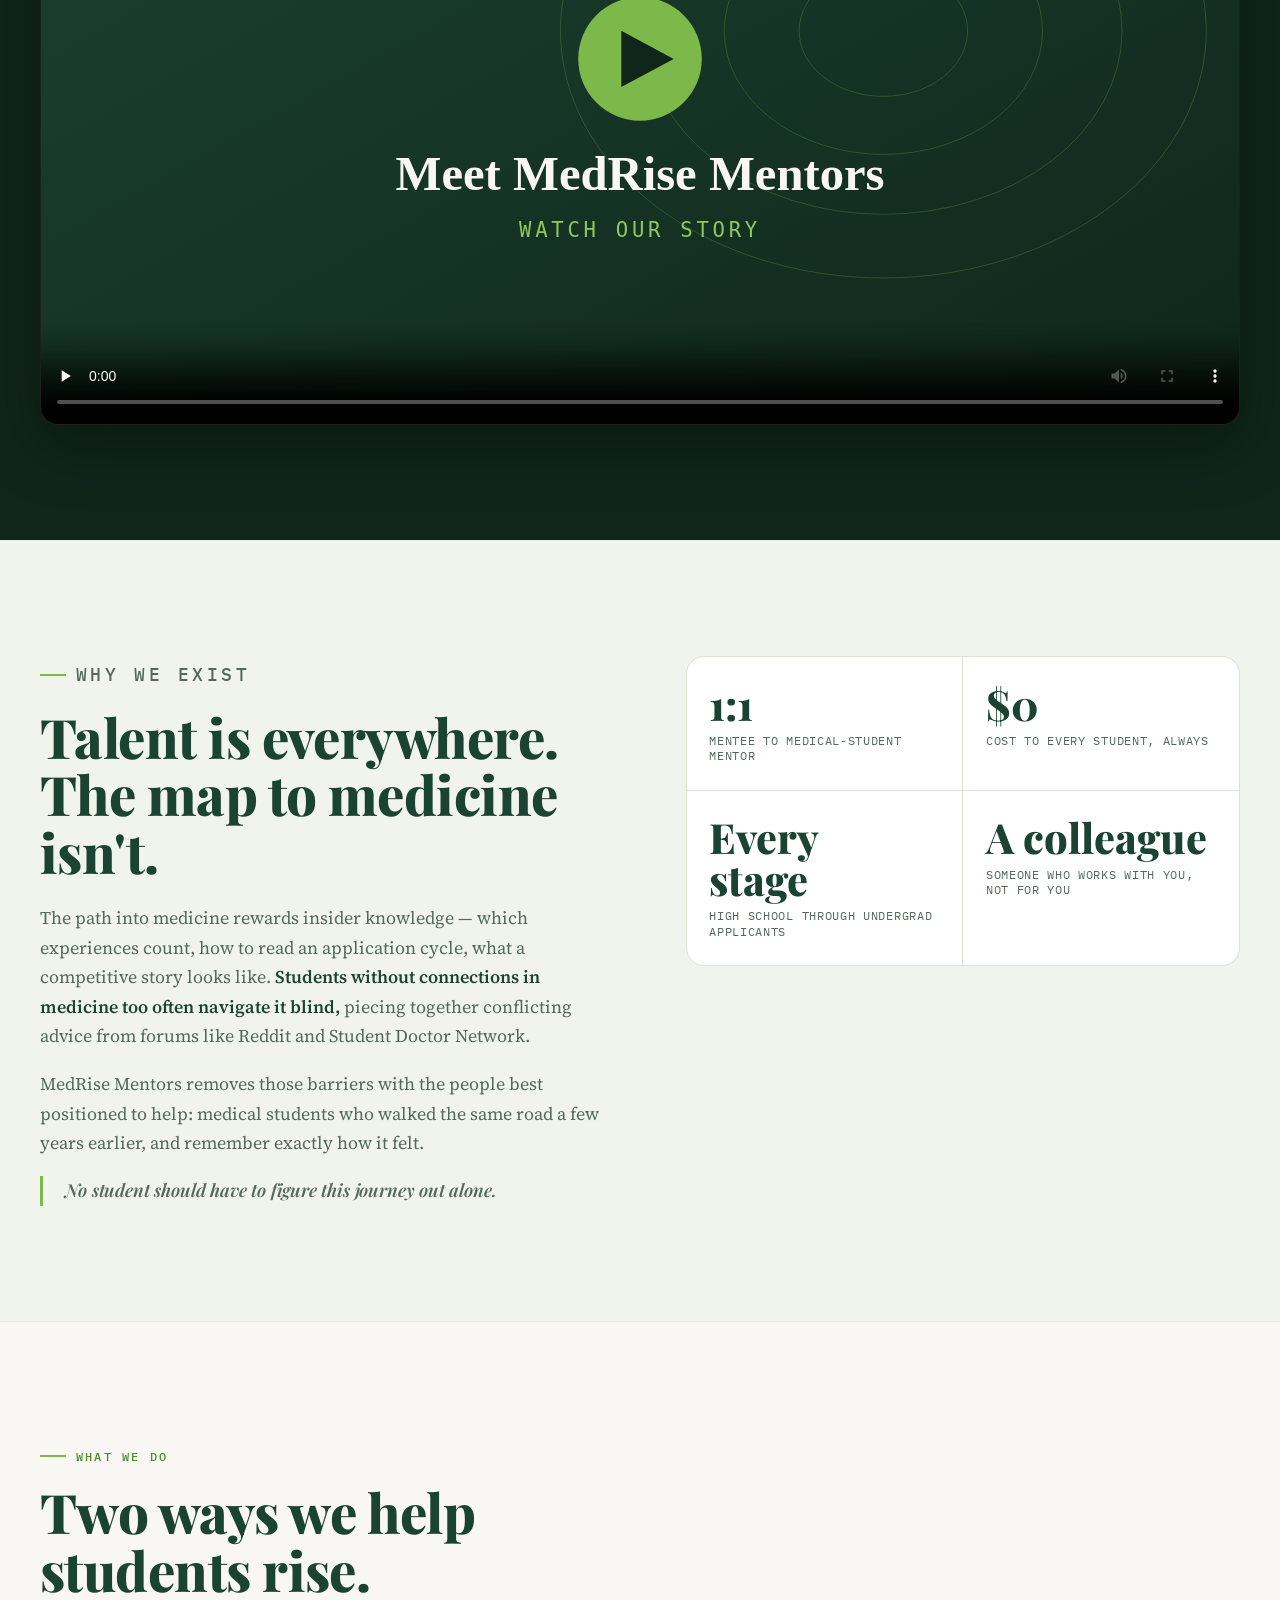
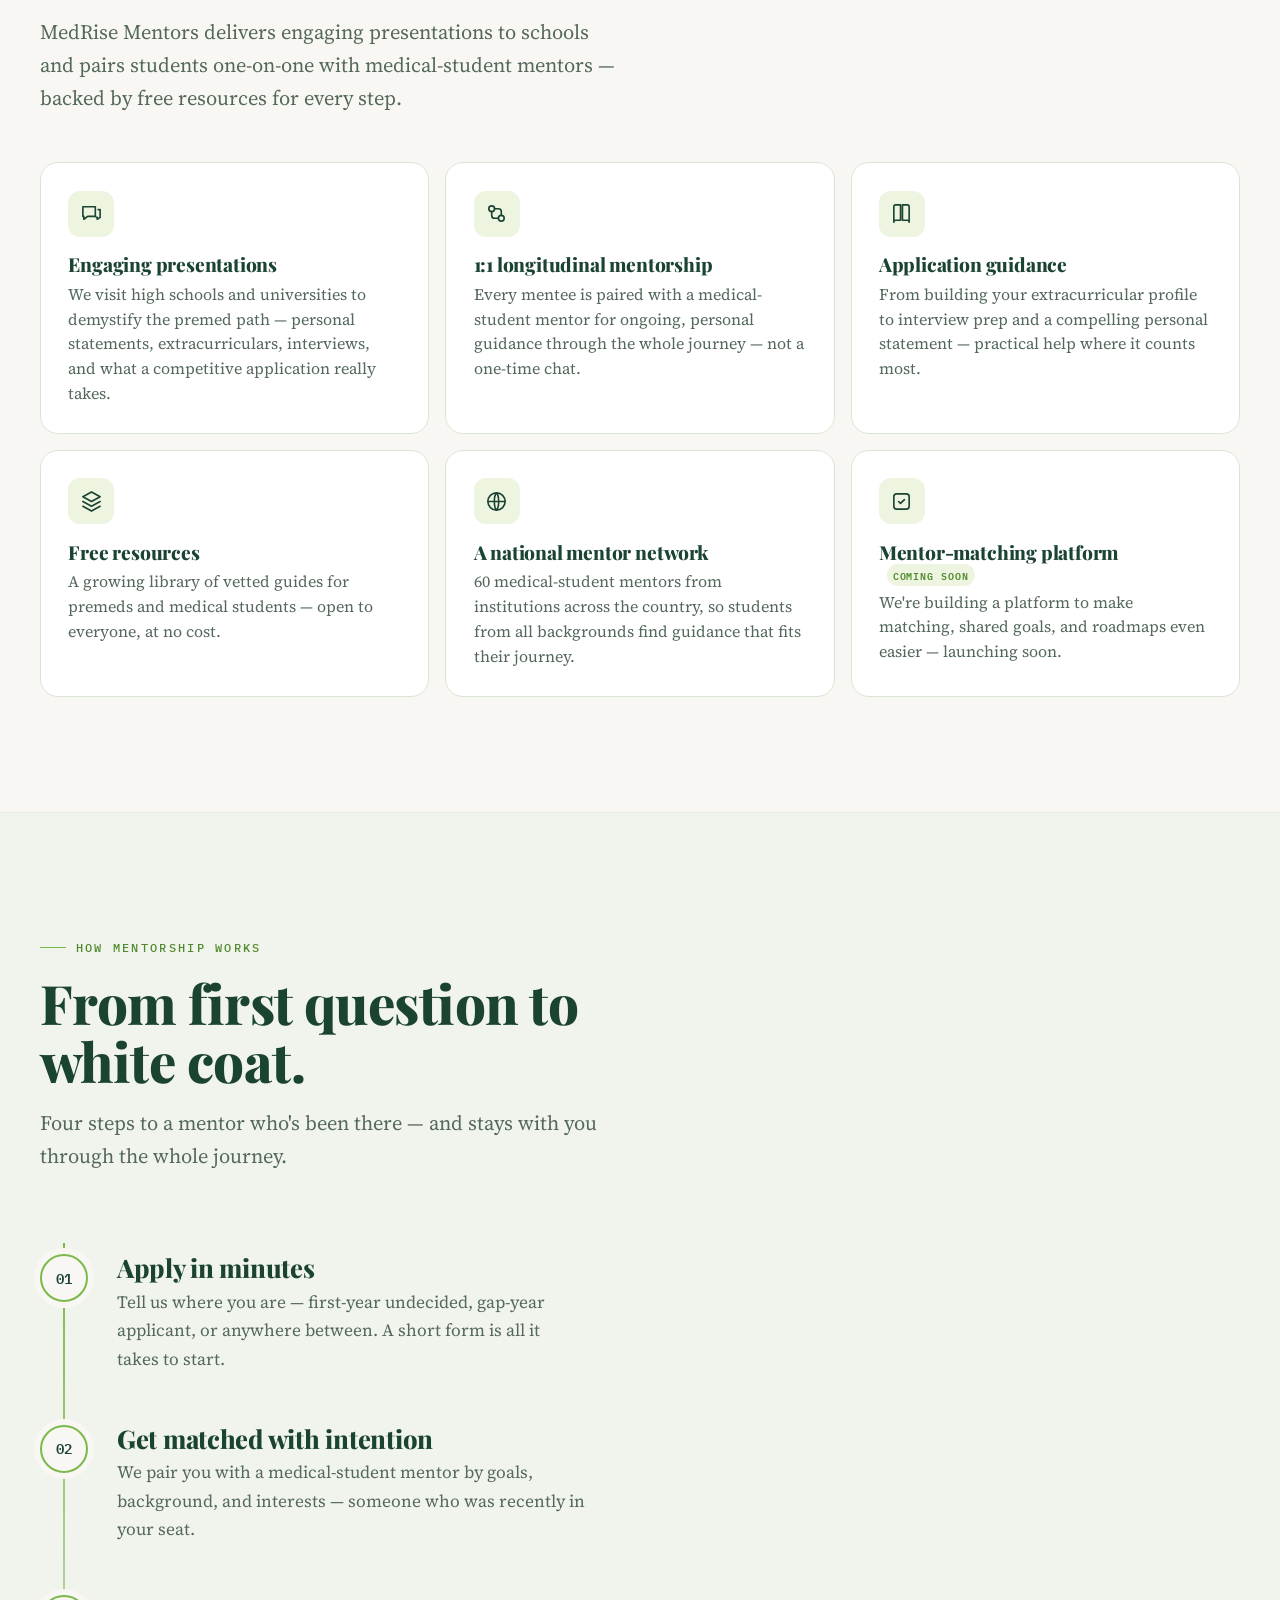
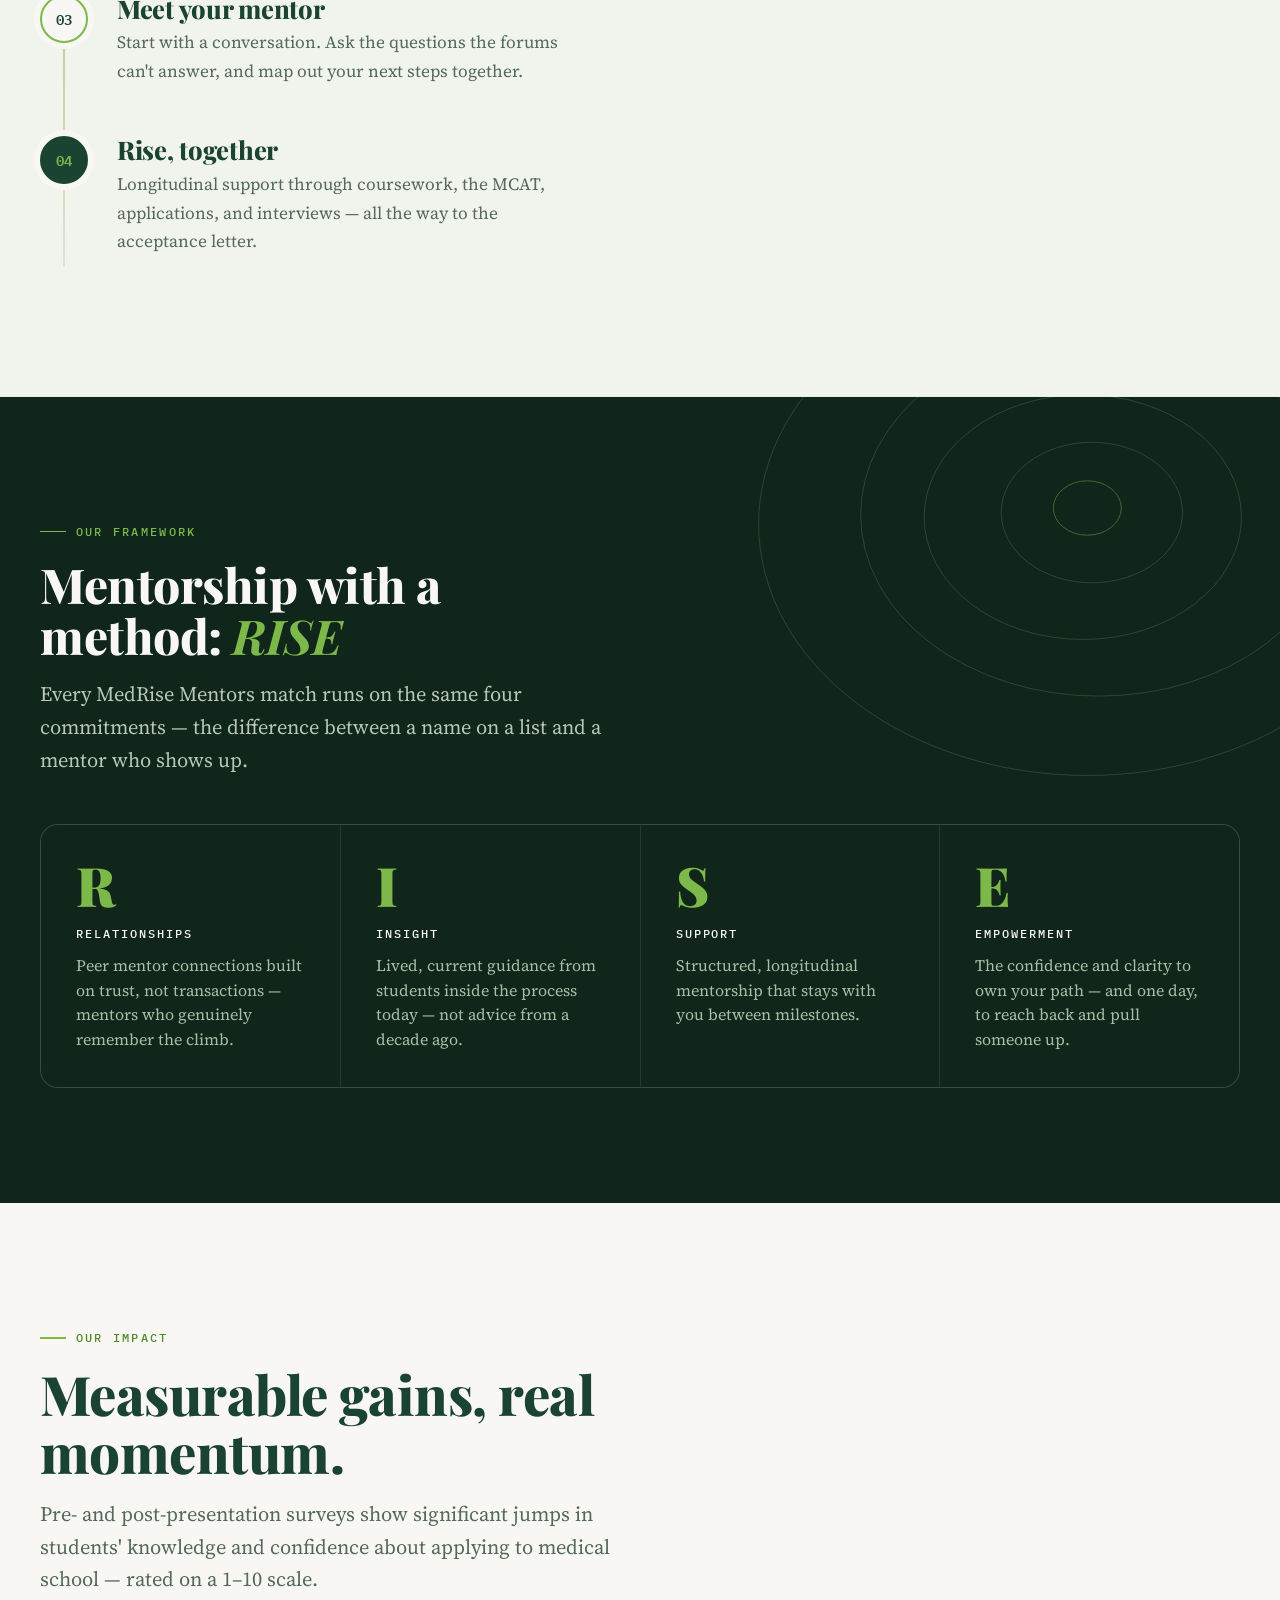
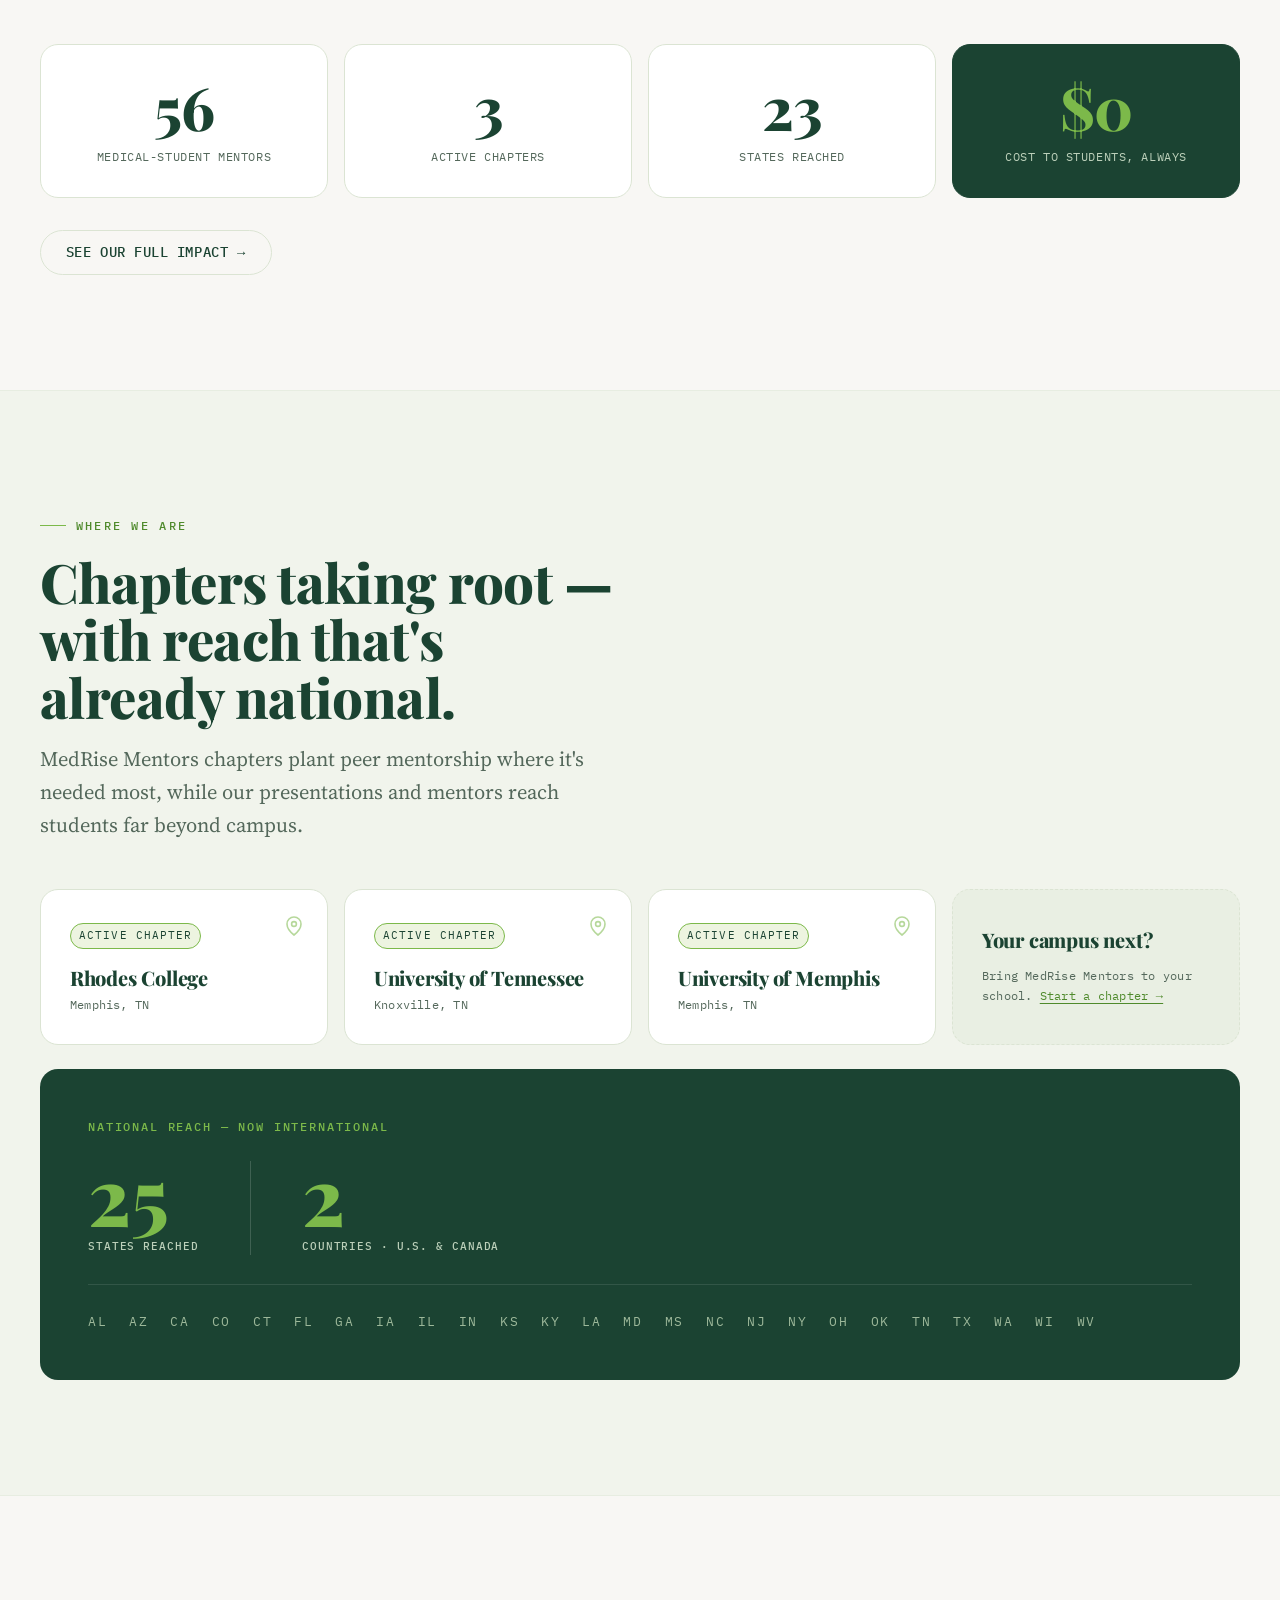
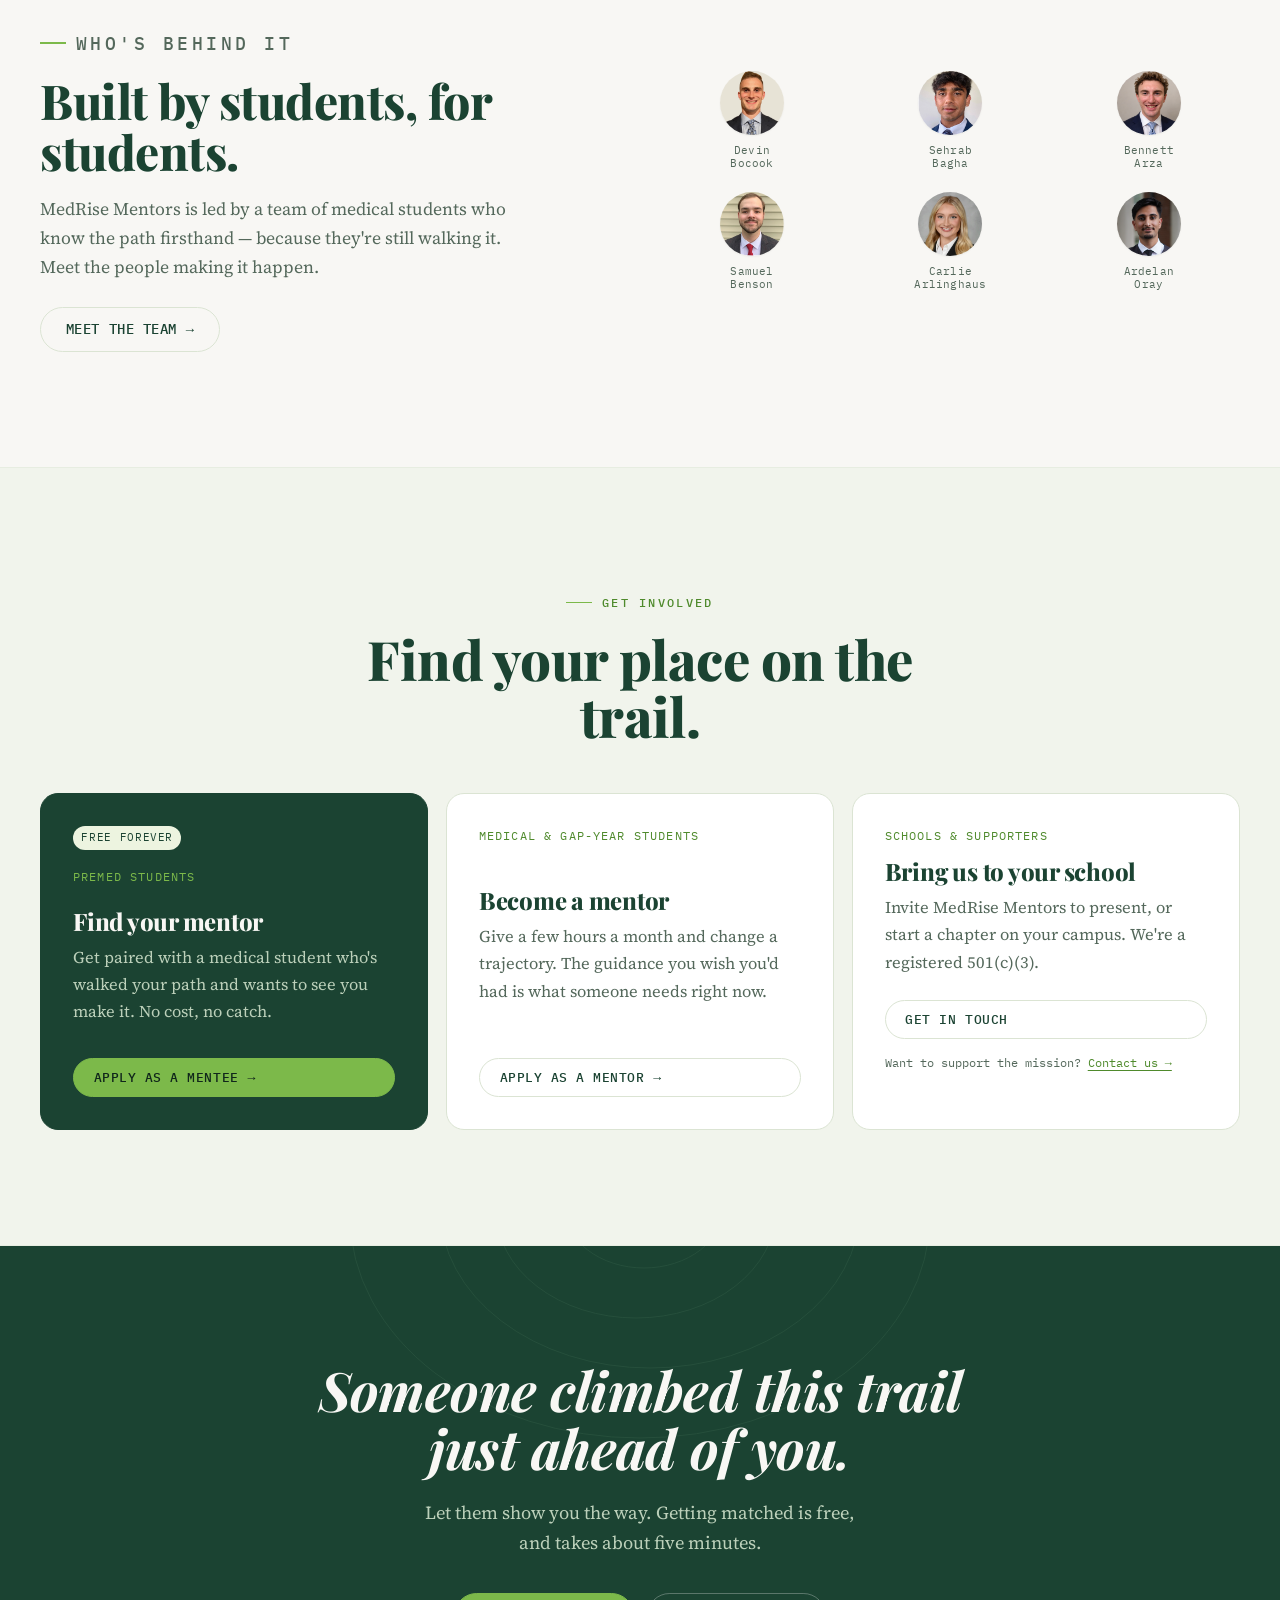
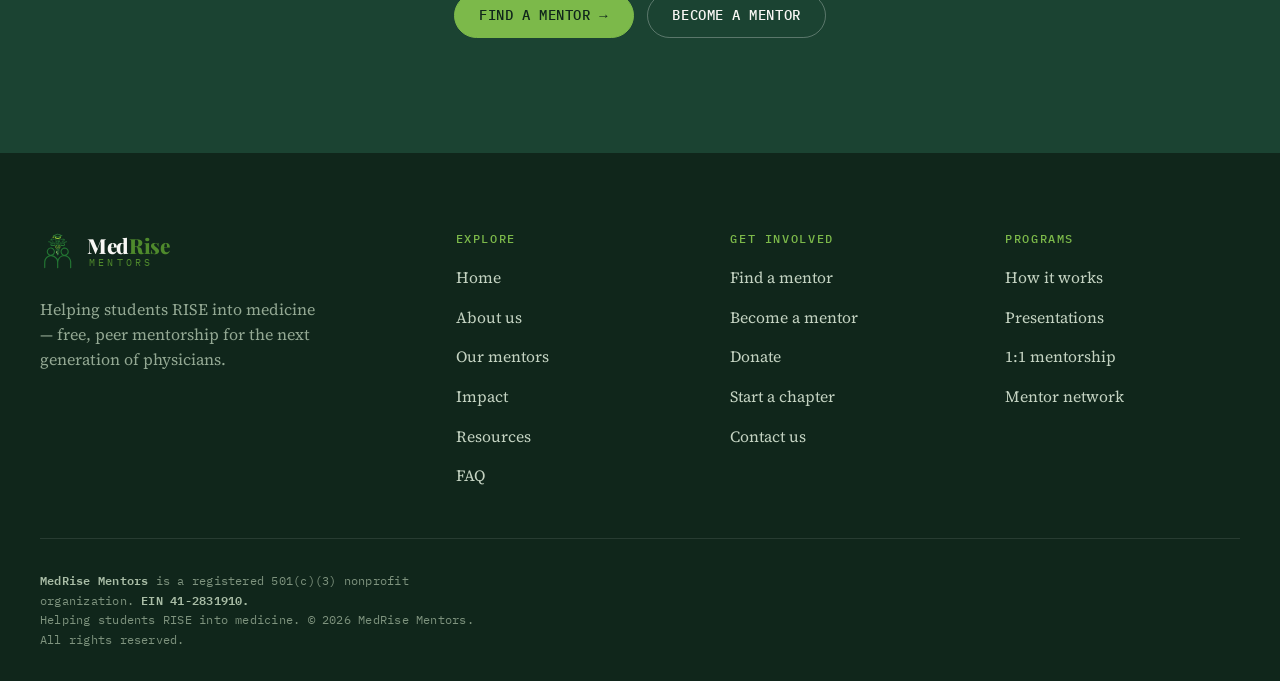
<file: about-us/index.html>
<!DOCTYPE html>
<html lang="en">
<head>
  <meta charset="utf-8">
  <meta name="viewport" content="width=device-width, initial-scale=1">
  <link rel="icon" href="/favicon-v2.svg" type="image/svg+xml">
  <link rel="icon" href="/favicon-96x96-v2.png" sizes="96x96" type="image/png">
  <link rel="icon" href="/favicon-32x32-v2.png" sizes="32x32" type="image/png">
  <link rel="apple-touch-icon" href="/apple-touch-icon-v2.png">
  <title>Redirecting… | Medrise Mentors</title>
  <link rel="canonical" href="https://www.medrisementors.org/">
  <meta name="robots" content="noindex">
  <meta http-equiv="refresh" content="0; url=/">
  <script>window.location.replace("/");</script>
</head>
<body>
  <p>This page has moved. If you are not redirected automatically, <a href="/">click here to go to the Medrise Mentors home page</a>.</p>
</body>
</html>
</file>
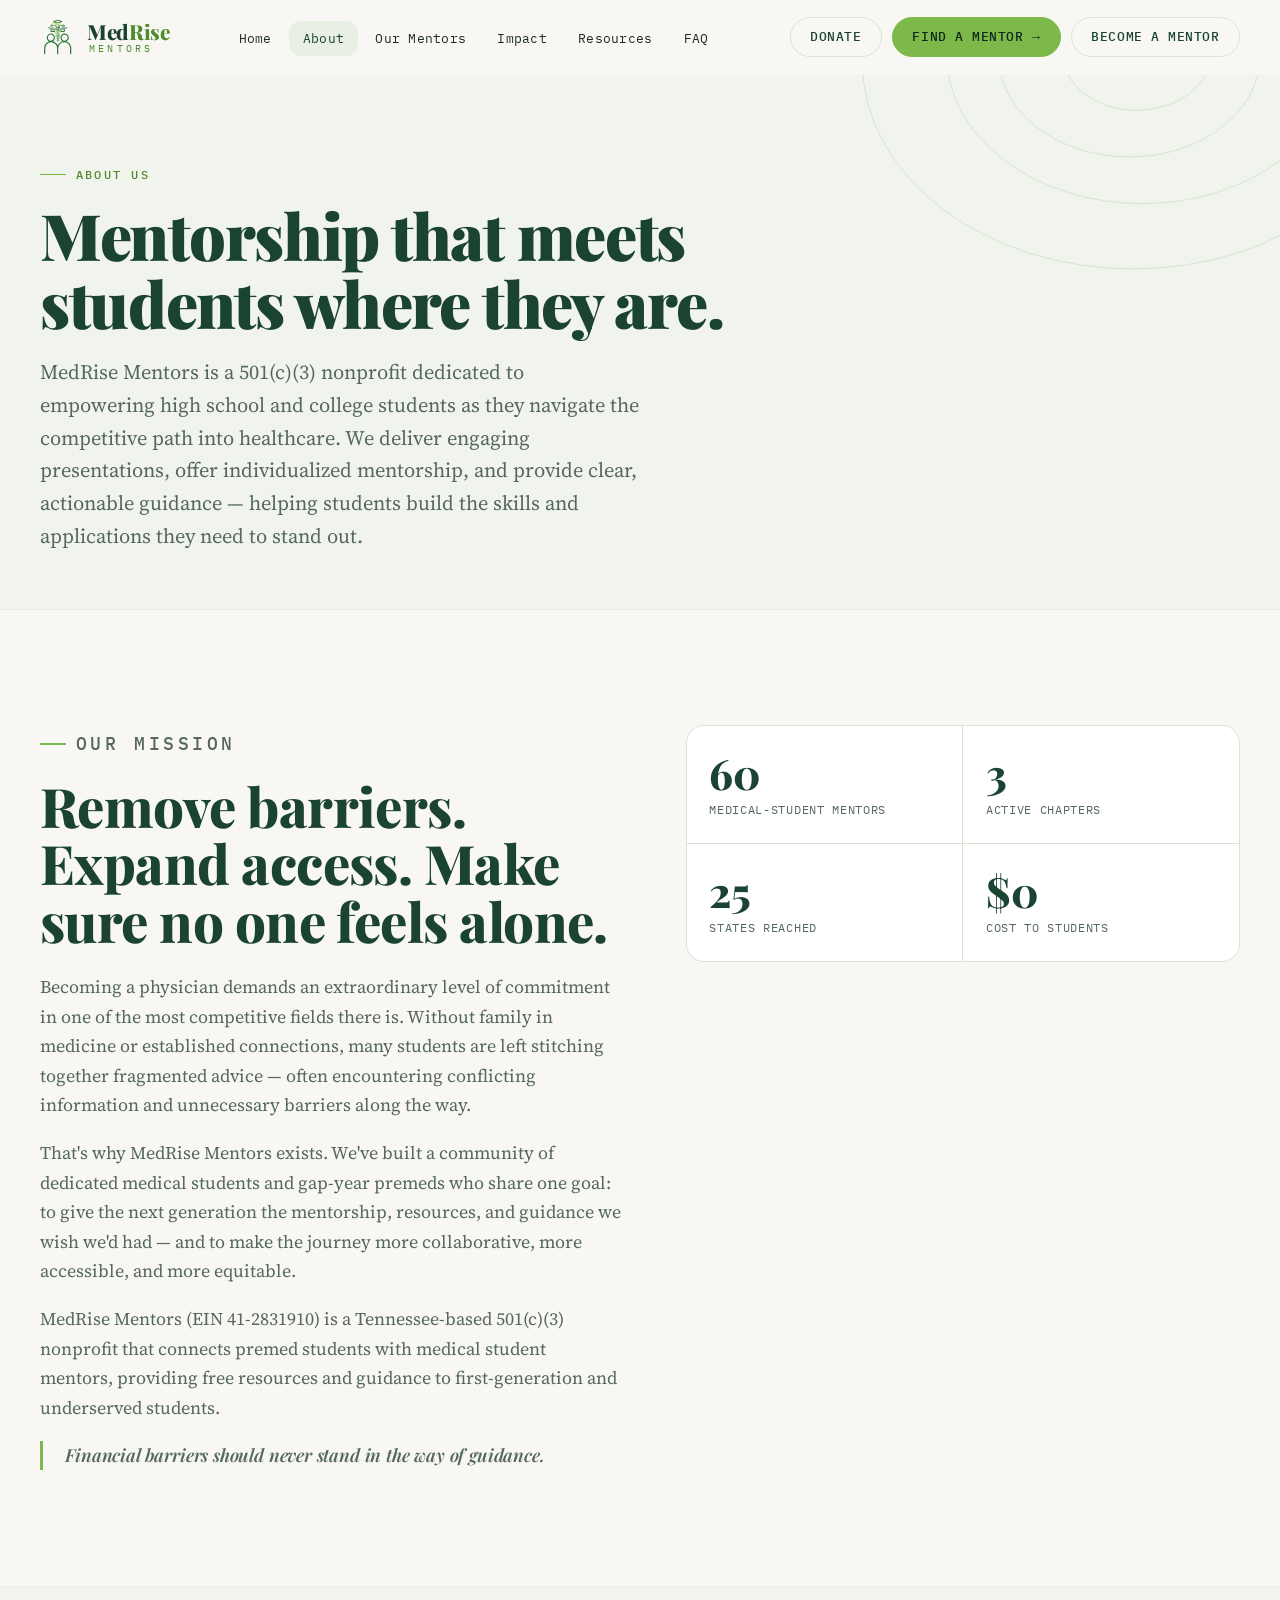
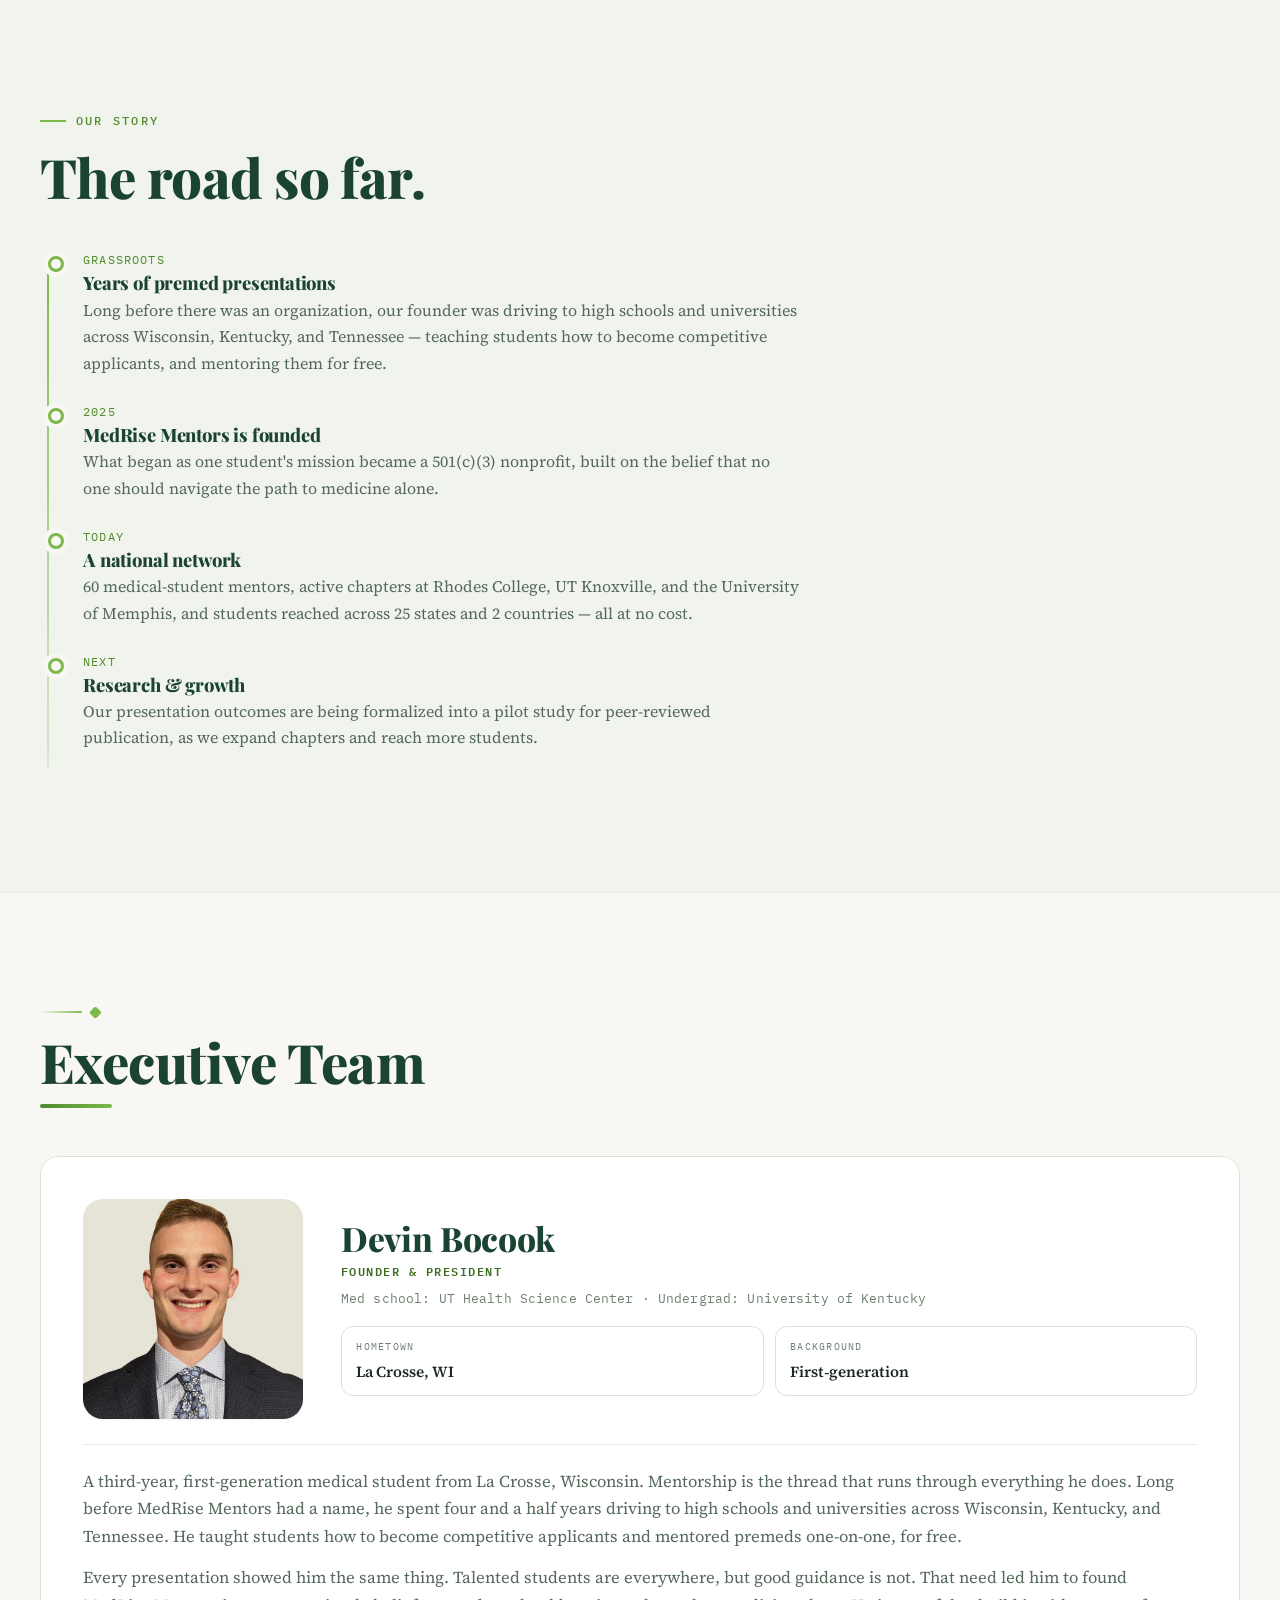
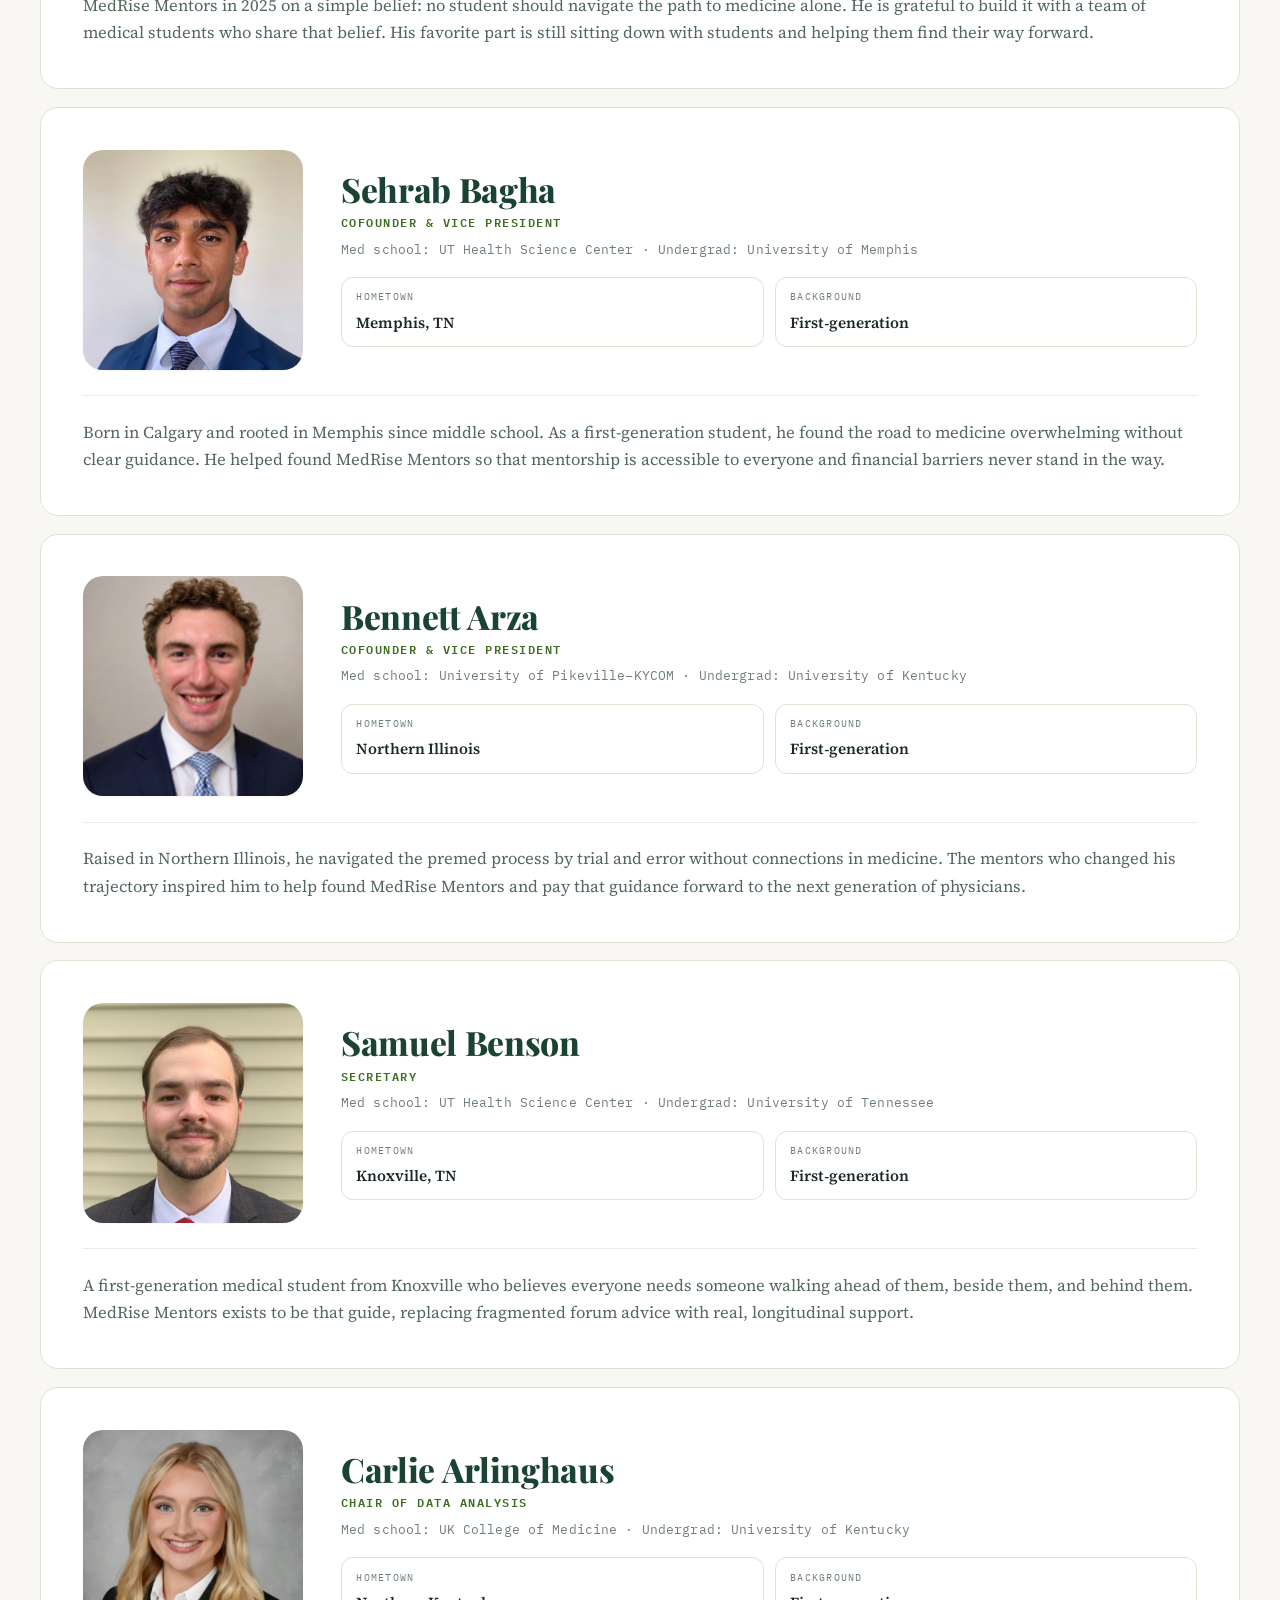
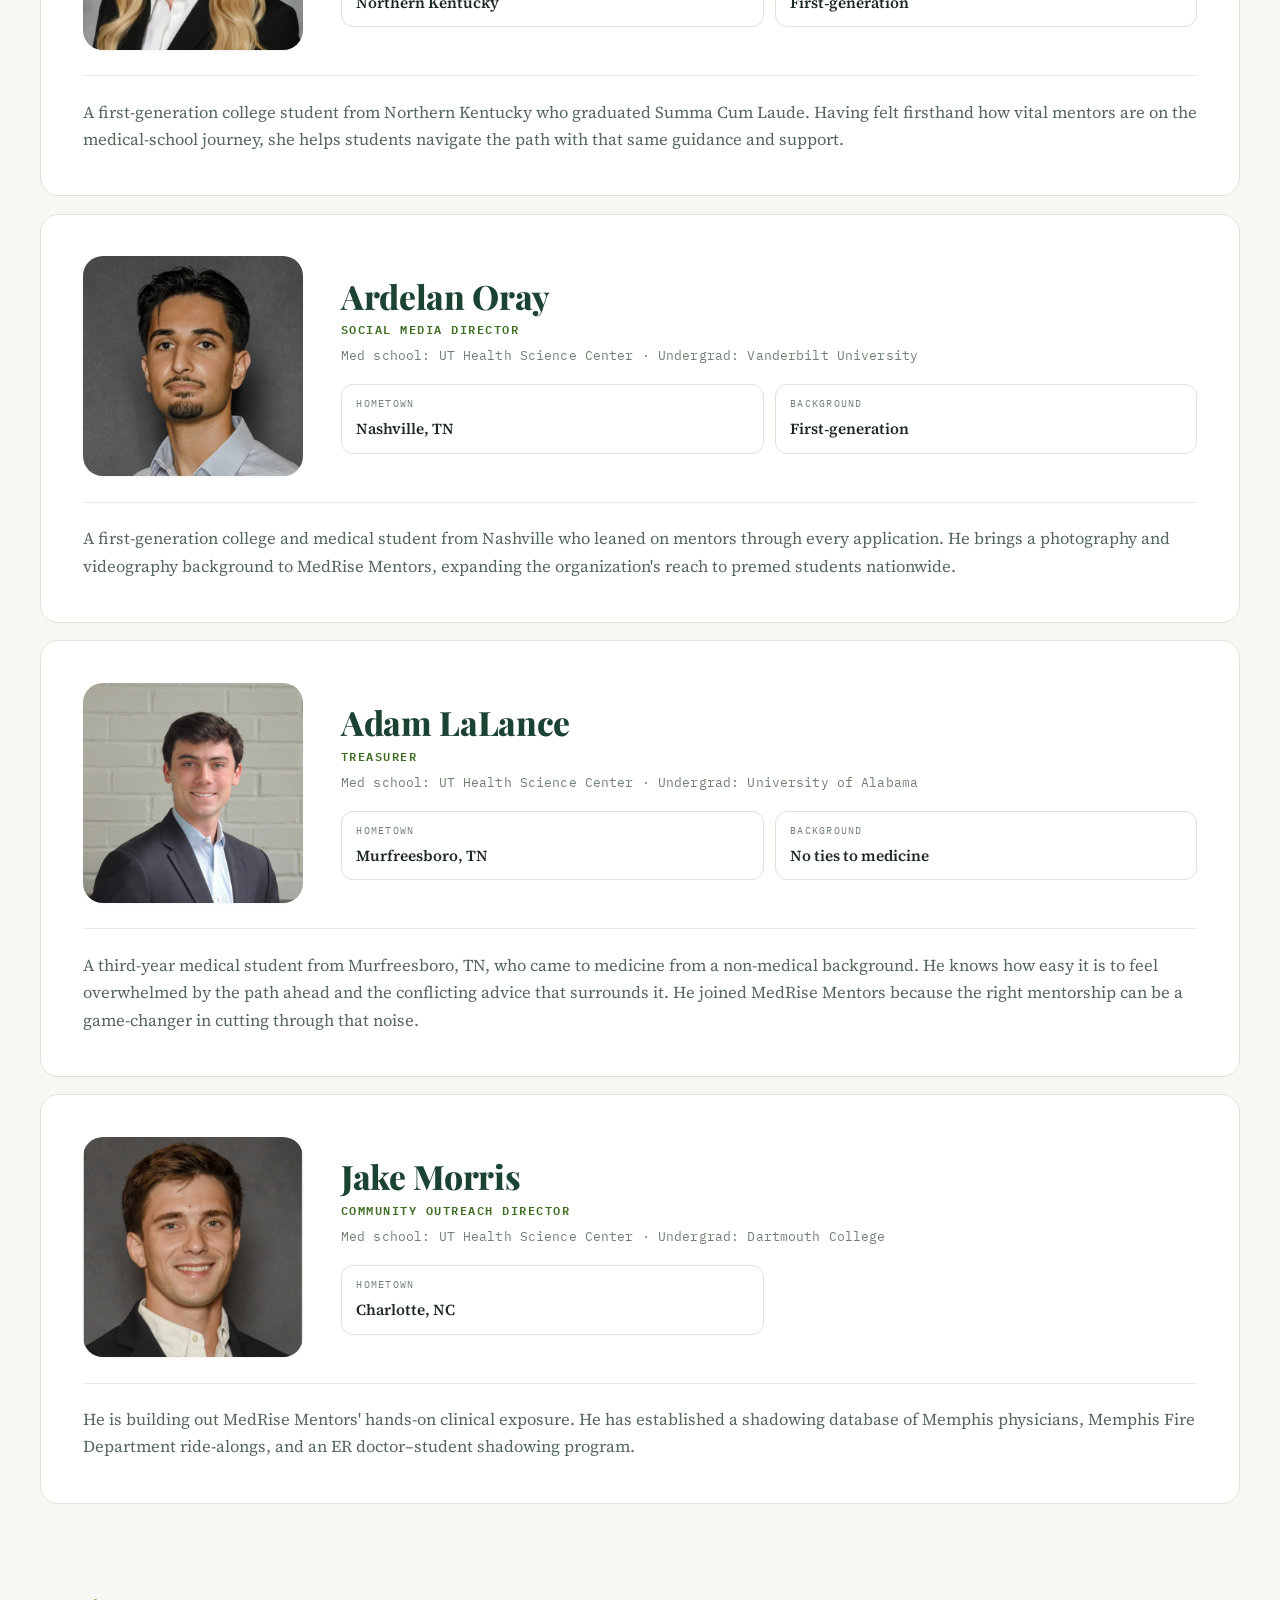
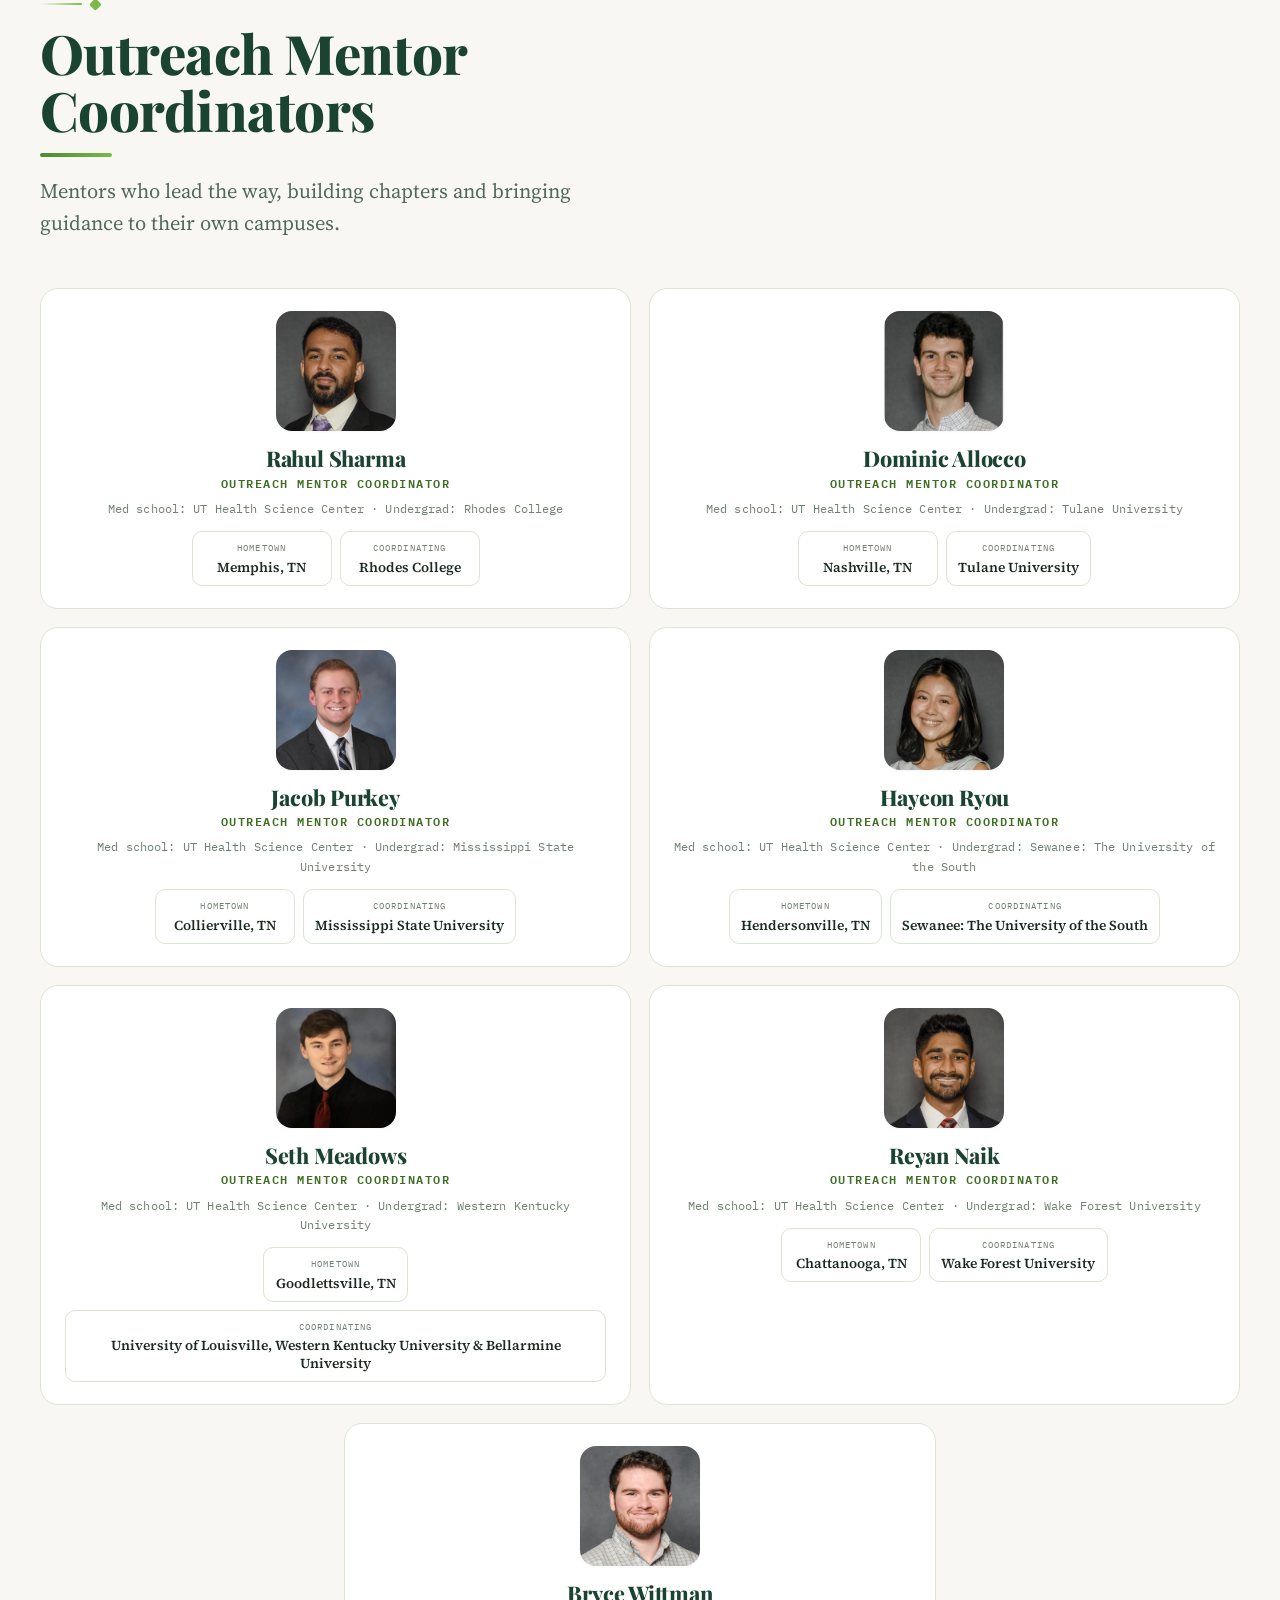
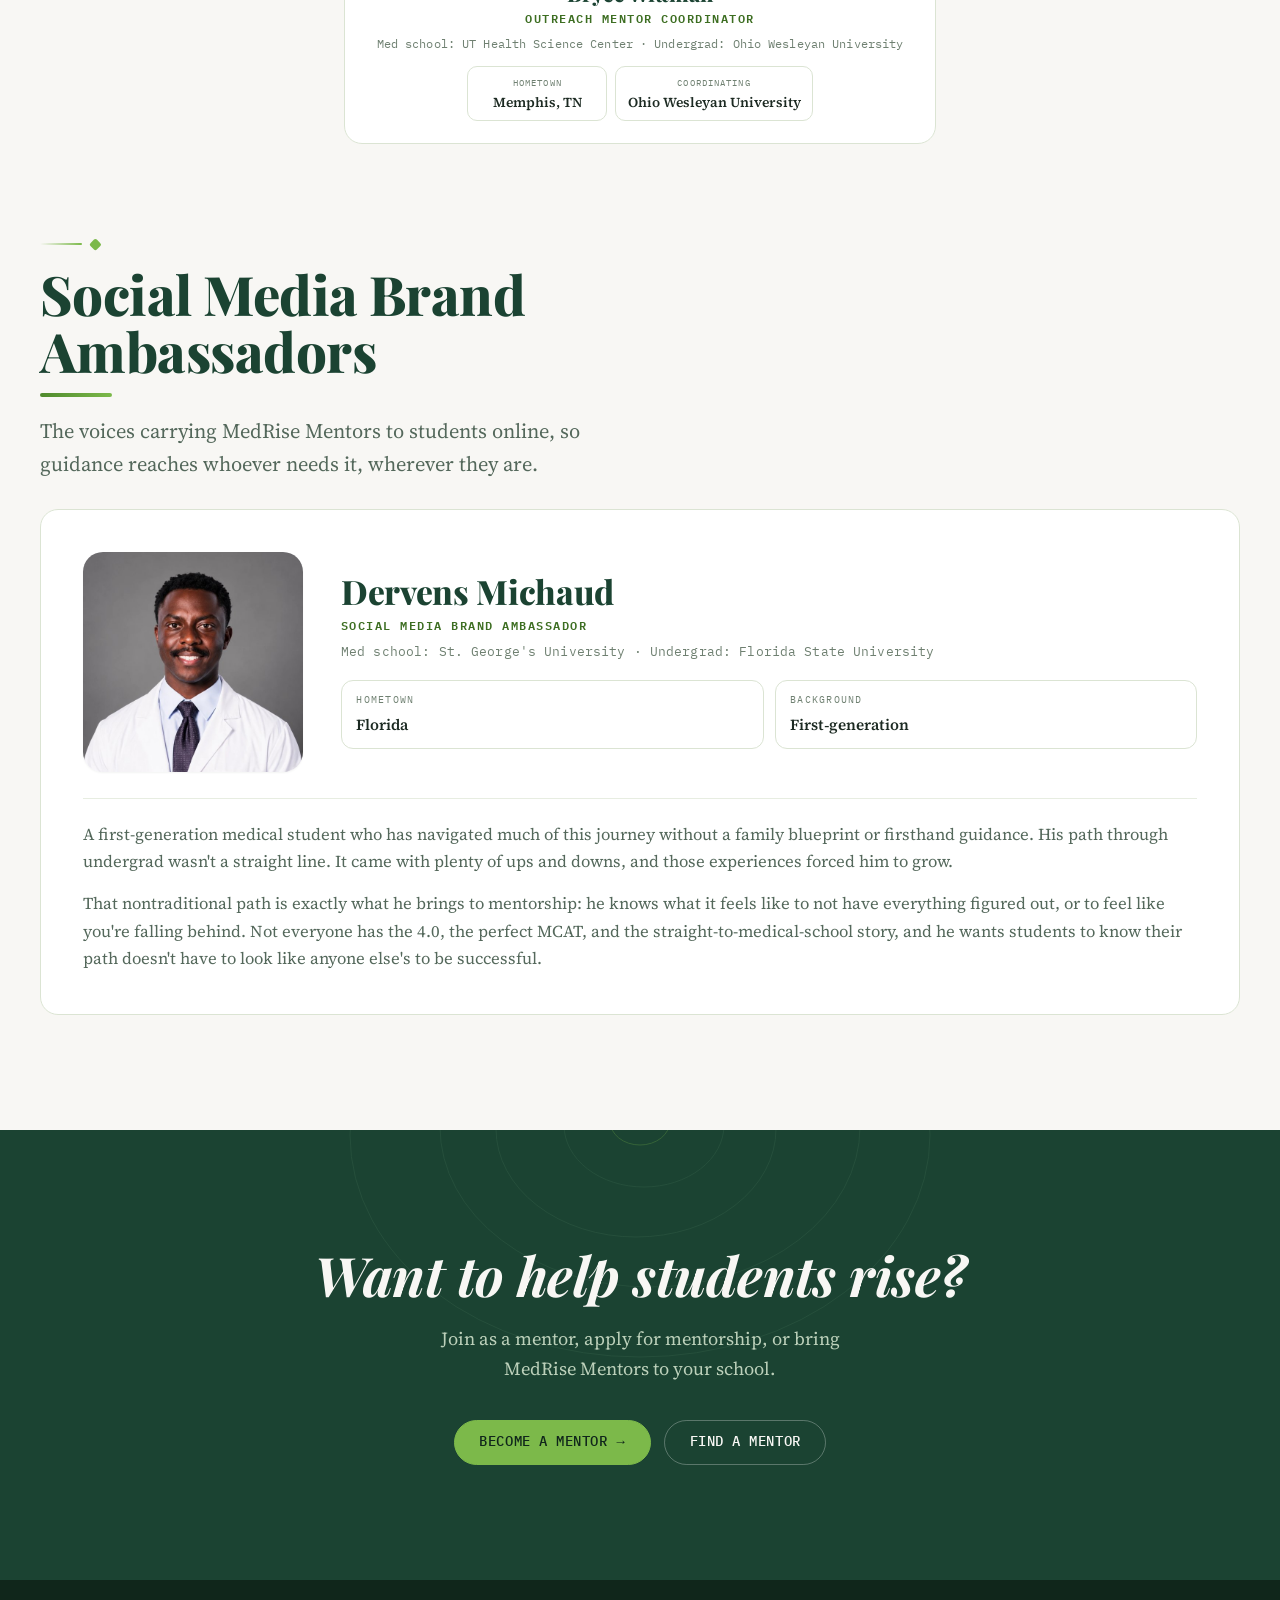
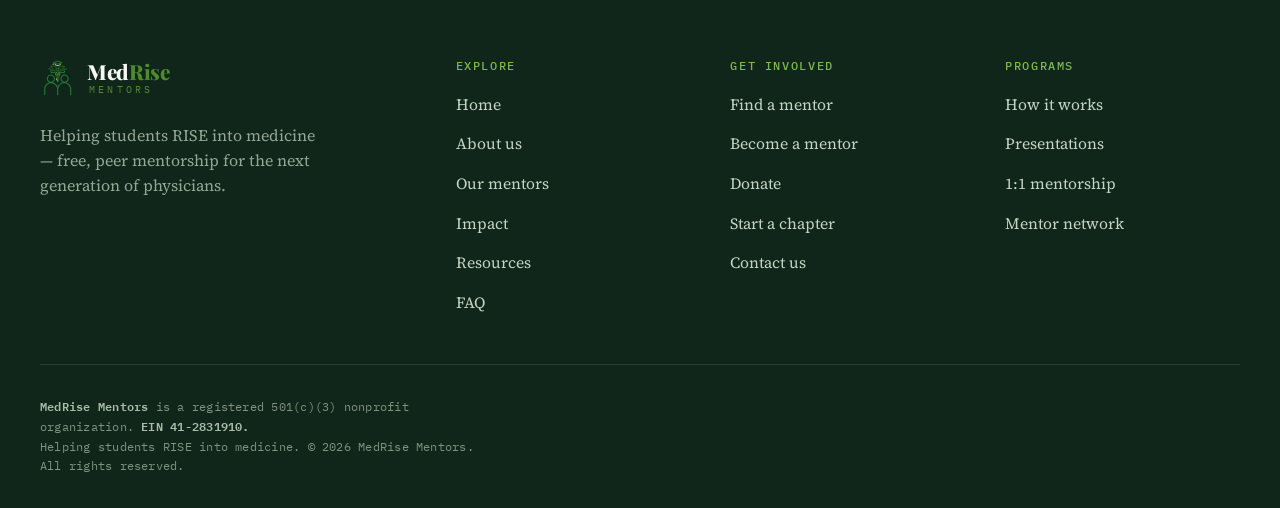
<file: about.html>
<!DOCTYPE html>
<html lang="en" class="no-js">
<head>
<!-- Google tag (gtag.js) -->
<script async src="https://www.googletagmanager.com/gtag/js?id=G-FRKZXPWT01"></script>
<script>
  window.dataLayer = window.dataLayer || [];
  function gtag(){dataLayer.push(arguments);}
  gtag('js', new Date());

  gtag('config', 'G-FRKZXPWT01');
</script>
<meta charset="UTF-8">
<meta name="viewport" content="width=device-width, initial-scale=1.0">
<link rel="icon" href="/favicon-v2.svg" type="image/svg+xml">
<link rel="icon" href="/favicon-96x96-v2.png" sizes="96x96" type="image/png">
<link rel="icon" href="/favicon-32x32-v2.png" sizes="32x32" type="image/png">
<link rel="apple-touch-icon" href="/apple-touch-icon-v2.png">
<title>About — MedRise Mentors</title>
<meta name="description" content="Meet the medical students behind MedRise Mentors, a 501(c)(3) nonprofit removing barriers on the path into medicine.">
<link rel="canonical" href="https://medrisementors.org/about.html">
<meta property="og:type" content="website">
<meta property="og:site_name" content="MedRise Mentors">
<meta property="og:title" content="About — MedRise Mentors">
<meta property="og:description" content="Meet the medical students behind MedRise Mentors, a 501(c)(3) nonprofit removing barriers on the path into medicine.">
<meta property="og:url" content="https://medrisementors.org/about.html">
<meta property="og:locale" content="en_US">
<meta name="twitter:card" content="summary">
<meta name="twitter:title" content="About — MedRise Mentors">
<meta name="twitter:description" content="Meet the medical students behind MedRise Mentors, a 501(c)(3) nonprofit removing barriers on the path into medicine.">
<script type="application/ld+json">
{"@context":"https://schema.org","@type":"NGO","name":"MedRise Mentors","legalName":"MEDRISE MENTORS","taxID":"41-2831910","url":"https://medrisementors.org/","logo":"https://medrisementors.org/assets/logo.png","description":"MedRise Mentors is a 501(c)(3) nonprofit pairing premed students with medical-student mentors through free presentations and one-on-one mentorship.","email":"medrmentors@gmail.com","nonprofitStatus":"https://schema.org/Nonprofit501c3","areaServed":"US"}
</script>

<script>document.documentElement.classList.remove('no-js');document.documentElement.classList.add('js');</script>
<link rel="preload" as="font" type="font/woff2" href="/assets/fonts/playfair-normal-latin.woff2" crossorigin><link rel="preload" as="font" type="font/woff2" href="/assets/fonts/sourceserif-normal-latin.woff2" crossorigin><style>@font-face{font-family:'Playfair Display';font-style:normal;font-weight:500 900;font-display:swap;src:url(/assets/fonts/playfair-normal-latin.woff2) format('woff2');unicode-range:U+0000-00FF,U+0131,U+0152-0153,U+02BB-02BC,U+02C6,U+02DA,U+02DC,U+0304,U+0308,U+0329,U+2000-206F,U+2074,U+20AC,U+2122,U+2191,U+2193,U+2212,U+2215,U+FEFF,U+FFFD}@font-face{font-family:'Playfair Display';font-style:normal;font-weight:500 900;font-display:swap;src:url(/assets/fonts/playfair-normal-latin-ext.woff2) format('woff2');unicode-range:U+0100-02BA,U+02BD-02C5,U+02C7-02CC,U+02CE-02D7,U+02DD-02FF,U+0304,U+0308,U+0329,U+1D00-1DBF,U+1E00-1E9F,U+1EF2-1EFF,U+2020,U+20A0-20AB,U+20AD-20C0,U+2113,U+2C60-2C7F,U+A720-A7FF}@font-face{font-family:'Playfair Display';font-style:italic;font-weight:500 700;font-display:swap;src:url(/assets/fonts/playfair-italic-latin.woff2) format('woff2');unicode-range:U+0000-00FF,U+0131,U+0152-0153,U+02BB-02BC,U+02C6,U+02DA,U+02DC,U+0304,U+0308,U+0329,U+2000-206F,U+2074,U+20AC,U+2122,U+2191,U+2193,U+2212,U+2215,U+FEFF,U+FFFD}@font-face{font-family:'Playfair Display';font-style:italic;font-weight:500 700;font-display:swap;src:url(/assets/fonts/playfair-italic-latin-ext.woff2) format('woff2');unicode-range:U+0100-02BA,U+02BD-02C5,U+02C7-02CC,U+02CE-02D7,U+02DD-02FF,U+0304,U+0308,U+0329,U+1D00-1DBF,U+1E00-1E9F,U+1EF2-1EFF,U+2020,U+20A0-20AB,U+20AD-20C0,U+2113,U+2C60-2C7F,U+A720-A7FF}@font-face{font-family:'Source Serif 4';font-style:normal;font-weight:300 700;font-display:swap;src:url(/assets/fonts/sourceserif-normal-latin.woff2) format('woff2');unicode-range:U+0000-00FF,U+0131,U+0152-0153,U+02BB-02BC,U+02C6,U+02DA,U+02DC,U+0304,U+0308,U+0329,U+2000-206F,U+2074,U+20AC,U+2122,U+2191,U+2193,U+2212,U+2215,U+FEFF,U+FFFD}@font-face{font-family:'Source Serif 4';font-style:normal;font-weight:300 700;font-display:swap;src:url(/assets/fonts/sourceserif-normal-latin-ext.woff2) format('woff2');unicode-range:U+0100-02BA,U+02BD-02C5,U+02C7-02CC,U+02CE-02D7,U+02DD-02FF,U+0304,U+0308,U+0329,U+1D00-1DBF,U+1E00-1E9F,U+1EF2-1EFF,U+2020,U+20A0-20AB,U+20AD-20C0,U+2113,U+2C60-2C7F,U+A720-A7FF}@font-face{font-family:'Source Serif 4';font-style:italic;font-weight:400;font-display:swap;src:url(/assets/fonts/sourceserif-italic-latin.woff2) format('woff2');unicode-range:U+0000-00FF,U+0131,U+0152-0153,U+02BB-02BC,U+02C6,U+02DA,U+02DC,U+0304,U+0308,U+0329,U+2000-206F,U+2074,U+20AC,U+2122,U+2191,U+2193,U+2212,U+2215,U+FEFF,U+FFFD}@font-face{font-family:'Source Serif 4';font-style:italic;font-weight:400;font-display:swap;src:url(/assets/fonts/sourceserif-italic-latin-ext.woff2) format('woff2');unicode-range:U+0100-02BA,U+02BD-02C5,U+02C7-02CC,U+02CE-02D7,U+02DD-02FF,U+0304,U+0308,U+0329,U+1D00-1DBF,U+1E00-1E9F,U+1EF2-1EFF,U+2020,U+20A0-20AB,U+20AD-20C0,U+2113,U+2C60-2C7F,U+A720-A7FF}@font-face{font-family:'IBM Plex Mono';font-style:normal;font-weight:400;font-display:swap;src:url(/assets/fonts/ibmplexmono-400-normal-latin.woff2) format('woff2');unicode-range:U+0000-00FF,U+0131,U+0152-0153,U+02BB-02BC,U+02C6,U+02DA,U+02DC,U+0304,U+0308,U+0329,U+2000-206F,U+2074,U+20AC,U+2122,U+2191,U+2193,U+2212,U+2215,U+FEFF,U+FFFD}@font-face{font-family:'IBM Plex Mono';font-style:normal;font-weight:400;font-display:swap;src:url(/assets/fonts/ibmplexmono-400-normal-latin-ext.woff2) format('woff2');unicode-range:U+0100-02BA,U+02BD-02C5,U+02C7-02CC,U+02CE-02D7,U+02DD-02FF,U+0304,U+0308,U+0329,U+1D00-1DBF,U+1E00-1E9F,U+1EF2-1EFF,U+2020,U+20A0-20AB,U+20AD-20C0,U+2113,U+2C60-2C7F,U+A720-A7FF}@font-face{font-family:'IBM Plex Mono';font-style:normal;font-weight:500;font-display:swap;src:url(/assets/fonts/ibmplexmono-500-normal-latin.woff2) format('woff2');unicode-range:U+0000-00FF,U+0131,U+0152-0153,U+02BB-02BC,U+02C6,U+02DA,U+02DC,U+0304,U+0308,U+0329,U+2000-206F,U+2074,U+20AC,U+2122,U+2191,U+2193,U+2212,U+2215,U+FEFF,U+FFFD}@font-face{font-family:'IBM Plex Mono';font-style:normal;font-weight:500;font-display:swap;src:url(/assets/fonts/ibmplexmono-500-normal-latin-ext.woff2) format('woff2');unicode-range:U+0100-02BA,U+02BD-02C5,U+02C7-02CC,U+02CE-02D7,U+02DD-02FF,U+0304,U+0308,U+0329,U+1D00-1DBF,U+1E00-1E9F,U+1EF2-1EFF,U+2020,U+20A0-20AB,U+20AD-20C0,U+2113,U+2C60-2C7F,U+A720-A7FF}@font-face{font-family:'IBM Plex Mono';font-style:normal;font-weight:600;font-display:swap;src:url(/assets/fonts/ibmplexmono-600-normal-latin.woff2) format('woff2');unicode-range:U+0000-00FF,U+0131,U+0152-0153,U+02BB-02BC,U+02C6,U+02DA,U+02DC,U+0304,U+0308,U+0329,U+2000-206F,U+2074,U+20AC,U+2122,U+2191,U+2193,U+2212,U+2215,U+FEFF,U+FFFD}@font-face{font-family:'IBM Plex Mono';font-style:normal;font-weight:600;font-display:swap;src:url(/assets/fonts/ibmplexmono-600-normal-latin-ext.woff2) format('woff2');unicode-range:U+0100-02BA,U+02BD-02C5,U+02C7-02CC,U+02CE-02D7,U+02DD-02FF,U+0304,U+0308,U+0329,U+1D00-1DBF,U+1E00-1E9F,U+1EF2-1EFF,U+2020,U+20A0-20AB,U+20AD-20C0,U+2113,U+2C60-2C7F,U+A720-A7FF}</style>
<style>
:root{
  --paper:#f8f7f4;--paper-card:#ffffff;--sage:#e9efe3;--sage-2:#f1f4ec;
  --line:#dbe4d3;--line-soft:#e7ede1;
  --forest:#1b4332;--forest-2:#245239;--forest-deep:#10261b;
  --ink:#1c2a22;--muted:#54685b;--muted-2:#6f8071;
  --lime:#7cb94a;--lime-deep:#4f8a2c;--lime-wash:#edf4e0;
  --r:18px;--r-sm:12px;--r-pill:999px;
  --sh-1:0 1px 2px rgba(16,38,27,.05);
  --sh-2:0 2px 8px rgba(16,38,27,.05),0 14px 40px rgba(16,38,27,.06);
  --maxw:1200px;--ease:cubic-bezier(.2,.7,.2,1);
}
*,*::before,*::after{box-sizing:border-box}
html{-webkit-text-size-adjust:100%}
@media (prefers-reduced-motion:no-preference){html{scroll-behavior:smooth}}
body{margin:0;background:var(--paper);color:var(--ink);font-family:"Source Serif 4",Georgia,serif;
  font-size:1.08rem;line-height:1.65;font-optical-sizing:auto;-webkit-font-smoothing:antialiased;text-rendering:optimizeLegibility}
img{max-width:100%;display:block}
a{color:inherit;text-decoration:none}
::selection{background:var(--lime);color:var(--forest-deep)}
h1,h2,h3,h4{font-family:"Playfair Display",Georgia,serif;color:var(--forest);line-height:1.06;margin:0;font-weight:800;letter-spacing:-.01em}
p{margin:0}
:where(section,footer)[id]{scroll-margin-top:88px}

.wrap{width:min(var(--maxw),100% - 2.5rem);margin-inline:auto}
.section{padding-block:clamp(4.5rem,9vw,7.5rem);position:relative}
.eyebrow{font-family:"IBM Plex Mono",monospace;font-size:.72rem;letter-spacing:.2em;text-transform:uppercase;
  color:var(--lime-deep);font-weight:500;display:inline-flex;align-items:center;gap:.6rem;margin:0 0 1.1rem}
.eyebrow::before{content:"";width:26px;height:1.5px;background:var(--lime);display:inline-block}
.eyebrow.center{justify-content:center}
.h-lg{font-size:clamp(2rem,4.4vw,3.4rem)}
.lede{font-size:clamp(1.1rem,1.6vw,1.32rem);color:var(--muted);max-width:60ch;line-height:1.6}
.center{text-align:center}
.section-head{max-width:64ch}
.section-head.center{margin-inline:auto}

.btn{--btnbg:var(--forest);--btnfg:#fff;--btnbd:var(--forest);display:inline-flex;align-items:center;gap:.55rem;
  font-family:"IBM Plex Mono",monospace;font-size:.82rem;font-weight:500;letter-spacing:.04em;text-transform:uppercase;
  padding:.92em 1.5em;border-radius:var(--r-pill);background:var(--btnbg);color:var(--btnfg);border:1.5px solid var(--btnbd);
  cursor:pointer;transition:transform .25s var(--ease),box-shadow .25s var(--ease),background .2s,color .2s,border-color .2s;line-height:1}
.btn:hover{transform:translateY(-2px);box-shadow:var(--sh-2)}
.btn:active{transform:translateY(0)}
.btn .arw{transition:transform .25s var(--ease)}
.btn:hover .arw{transform:translate(3px)}
.btn-primary{--btnbg:var(--lime);--btnfg:var(--forest-deep);--btnbd:var(--lime)}
.btn-primary:hover{--btnbg:#8ec95b}
.btn-ghost{--btnbg:transparent;--btnfg:var(--forest);--btnbd:var(--line)}
.btn-ghost:hover{--btnbd:var(--forest)}
.btn-on-dark{--btnbg:transparent;--btnfg:var(--paper);--btnbd:rgba(255,255,255,.28)}
.btn-on-dark:hover{--btnbd:var(--lime);--btnfg:var(--lime)}
.btn-lg{font-size:.86rem;padding:1.05em 1.8em}
:focus-visible{outline:2.5px solid var(--lime-deep);outline-offset:3px;border-radius:4px}

/* header */
.header{position:sticky;top:0;z-index:60;transition:background .3s,box-shadow .3s,border-color .3s;border-bottom:1px solid transparent}
.header.scrolled{background:rgba(248,247,244,.82);backdrop-filter:blur(12px) saturate(1.2);-webkit-backdrop-filter:blur(12px) saturate(1.2);border-bottom-color:var(--line)}
.nav{display:flex;align-items:center;justify-content:space-between;height:74px;gap:1.5rem}
.brand{display:inline-flex;align-items:center;gap:.7rem;flex-shrink:0}
.brand .mark{width:36px;height:36px;flex-shrink:0}
.brand-text{display:flex;flex-direction:column;line-height:1}
.brand .name{font-family:"Playfair Display",serif;font-weight:800;font-size:1.3rem;color:var(--forest);letter-spacing:-.02em}
.brand .name .nm-rise{color:var(--lime-deep)}
.brand .sub{font-family:"IBM Plex Mono",monospace;font-size:.6rem;letter-spacing:.34em;text-transform:uppercase;color:var(--lime-deep);margin-top:.15rem;padding-left:.1rem}
.nav-links{display:flex;align-items:center;gap:.25rem;list-style:none;margin:0;padding:0}
.nav-links a{font-family:"IBM Plex Mono",monospace;font-size:.8rem;letter-spacing:.02em;color:var(--ink);padding:.55rem .85rem;border-radius:var(--r-sm);transition:color .2s,background .2s}
.nav-links a:hover{color:var(--forest);background:var(--sage)}
.nav-links a.active{color:var(--forest);background:var(--sage)}
.nav-cta{display:flex;align-items:center;gap:.6rem}
.nav-toggle{display:none;width:44px;height:44px;border:1px solid var(--line);border-radius:var(--r-sm);background:var(--paper-card);cursor:pointer;padding:0;place-items:center}
.nav-toggle span,.nav-toggle span::before,.nav-toggle span::after{content:"";display:block;width:19px;height:2px;background:var(--forest);border-radius:2px;transition:transform .3s var(--ease),opacity .2s}
.nav-toggle span{position:relative}
.nav-toggle span::before{position:absolute;top:-6px}
.nav-toggle span::after{position:absolute;top:6px}
.nav-toggle[aria-expanded="true"] span{background:transparent}
.nav-toggle[aria-expanded="true"] span::before{transform:translateY(6px) rotate(45deg)}
.nav-toggle[aria-expanded="true"] span::after{transform:translateY(-6px) rotate(-45deg)}
@media (min-width:941px){.nav-links .btn{display:none}}
@media (max-width:940px){
  .nav-toggle{display:grid}
  .nav-cta .btn:not(.nav-toggle){display:none}
  .nav-links{position:absolute;top:74px;left:0;right:0;flex-direction:column;align-items:stretch;gap:.15rem;
    background:rgba(248,247,244,.98);backdrop-filter:blur(12px);border-bottom:1px solid var(--line);box-shadow:var(--sh-2);
    padding:.8rem max(1.25rem,calc((100vw - var(--maxw))/2 + 1.25rem)) 1.3rem;
    transform:translateY(-8px);opacity:0;pointer-events:none;transition:transform .3s var(--ease),opacity .25s}
  .nav-links.open{transform:none;opacity:1;pointer-events:auto}
  .nav-links a{padding:.85rem .6rem;font-size:.9rem;border-bottom:1px solid var(--line-soft)}
  .nav-links li:last-child a{border-bottom:0}
  .nav-links .btn{margin-top:.7rem;justify-content:center}
}

/* reveal */
.js .reveal{opacity:0;transform:translateY(22px);transition:opacity .7s var(--ease),transform .7s var(--ease)}
.js .reveal.in{opacity:1;transform:none}
.js .reveal[data-d="1"]{transition-delay:.08s}
.js .reveal[data-d="2"]{transition-delay:.16s}
.js .reveal[data-d="3"]{transition-delay:.24s}
.js .reveal[data-d="4"]{transition-delay:.32s}

/* contours */
.contours,.contours2{position:absolute;pointer-events:none}
.contours ellipse{fill:none;stroke:var(--forest);stroke-width:1.25;vector-effect:non-scaling-stroke;opacity:.16}
.contours .peak{stroke:var(--lime);opacity:.5;stroke-width:1.5}
@media (prefers-reduced-motion:no-preference){
  .js .contours ellipse{stroke-dasharray:1;stroke-dashoffset:1;animation:draw 1.6s var(--ease) forwards}
  .js .contours ellipse:nth-child(1){animation-delay:.15s}
  .js .contours ellipse:nth-child(2){animation-delay:.28s}
  .js .contours ellipse:nth-child(3){animation-delay:.41s}
  .js .contours ellipse:nth-child(4){animation-delay:.54s}
  .js .contours ellipse:nth-child(5){animation-delay:.67s}
  .js .contours ellipse:nth-child(6){animation-delay:.80s}
  .js .contours ellipse:nth-child(7){animation-delay:.93s}
  .js .contours ellipse:nth-child(8){animation-delay:1.06s}
}
@keyframes draw{to{stroke-dashoffset:0}}
.contours2 ellipse{fill:none;stroke:#3f6b52;stroke-width:1;vector-effect:non-scaling-stroke;opacity:.5}
.contours2 .peak{stroke:var(--lime);opacity:.45}

/* hero (home) */
.hero{position:relative;overflow:hidden;isolation:isolate;padding-block:clamp(3.5rem,8vw,6.5rem) clamp(3rem,6vw,4.5rem)}
.hero .contours{inset:0;z-index:-2;width:100%;height:100%}
.hero::after{content:"";position:absolute;inset:0;z-index:-1;background:radial-gradient(120% 90% at 12% 40%,var(--paper) 30%,rgba(248,247,244,.72) 55%,rgba(248,247,244,0) 78%)}
.hero-inner{max-width:56rem}
.hero h1{font-size:clamp(2.6rem,7vw,5.4rem);font-weight:900;letter-spacing:-.025em;max-width:18ch}
.hero h1 .ital{font-style:italic;font-weight:700;color:var(--lime-deep)}
.hero .sub{font-size:clamp(1.1rem,1.7vw,1.38rem);color:var(--muted);max-width:56ch;margin-top:1.6rem;line-height:1.55}
.hero-actions{display:flex;flex-wrap:wrap;gap:.8rem;margin-top:2.2rem}
.trust{margin-top:clamp(2.6rem,6vw,3.6rem);padding-top:1.5rem;border-top:1px solid var(--line);display:flex;flex-wrap:wrap;gap:.6rem 2.2rem;align-items:center;
  font-family:"IBM Plex Mono",monospace;font-size:.76rem;letter-spacing:.03em;color:var(--muted-2);text-transform:uppercase}
.trust b{color:var(--forest);font-weight:600}
.trust .dot{width:5px;height:5px;border-radius:50%;background:var(--lime);display:inline-block;margin-right:.7rem;vertical-align:middle}

/* page hero (subpages) */
.page-hero{position:relative;overflow:hidden;isolation:isolate;padding-block:clamp(3.5rem,7vw,5rem) clamp(2.5rem,5vw,3.5rem);background:var(--sage-2);border-bottom:1px solid var(--line-soft)}
.page-hero .contours2{right:-6%;top:-40%;width:min(560px,60%);z-index:0}
.page-hero .contours2 ellipse{stroke:#c3d2b8;opacity:.5}
.page-hero .contours2 .peak{stroke:var(--lime);opacity:.4}
.page-hero .wrap{position:relative;z-index:1}
.page-hero h1{font-size:clamp(2.3rem,5.2vw,4rem);font-weight:900;letter-spacing:-.02em;max-width:20ch}
.page-hero .lede{margin-top:1.2rem}

/* generic surfaces */
.tint{background:var(--sage-2);border-block:1px solid var(--line-soft)}
.mission-grid{display:grid;grid-template-columns:1fr;gap:clamp(2rem,5vw,4rem);align-items:start}
@media (min-width:880px){.mission-grid{grid-template-columns:1.05fr 1fr}}
.mission-body p+p{margin-top:1.15rem}
.mission-body p{color:var(--muted);font-size:1.12rem}
.mission-body strong{color:var(--forest);font-weight:600}
.pullnote{border-left:3px solid var(--lime);padding:.2rem 0 .2rem 1.4rem;margin-top:.4rem;font-family:"Playfair Display",serif;font-style:italic;
  font-size:clamp(1.3rem,2.4vw,1.9rem);color:var(--forest);line-height:1.28;font-weight:600;letter-spacing:-.01em}
.mini-stats{display:grid;grid-template-columns:1fr 1fr;gap:1px;background:var(--line);border:1px solid var(--line);border-radius:var(--r);overflow:hidden}
.mini-stats .cell{background:var(--paper-card);padding:1.6rem 1.4rem}
.mini-stats .num{font-family:"Playfair Display",serif;font-weight:800;font-size:clamp(1.9rem,3.6vw,2.6rem);color:var(--forest);line-height:1}
.mini-stats .lbl{font-family:"IBM Plex Mono",monospace;font-size:.72rem;letter-spacing:.06em;text-transform:uppercase;color:var(--muted);margin-top:.55rem;line-height:1.35}

/* what we do */
.do-grid{display:grid;grid-template-columns:repeat(auto-fit,minmax(250px,1fr));gap:1rem;margin-top:clamp(2.2rem,4.5vw,3rem)}
.feat{background:var(--paper-card);border:1px solid var(--line);border-radius:var(--r);padding:1.7rem;transition:transform .3s var(--ease),box-shadow .3s var(--ease),border-color .3s}
.feat:hover{transform:translateY(-4px);box-shadow:var(--sh-2)}
.feat .ico{width:46px;height:46px;border-radius:12px;background:var(--lime-wash);display:grid;place-items:center;margin-bottom:1.1rem;color:var(--forest)}
.feat .ico svg{width:23px;height:23px;stroke:currentColor;stroke-width:1.7;fill:none;stroke-linecap:round;stroke-linejoin:round}
.feat h3{font-size:1.2rem;margin-bottom:.45rem}
.feat p{color:var(--muted);font-size:1rem;line-height:1.55}
.feat .soon{font-family:"IBM Plex Mono",monospace;font-size:.6rem;letter-spacing:.1em;text-transform:uppercase;color:var(--lime-deep);background:var(--lime-wash);padding:.2em .6em;border-radius:var(--r-pill);margin-left:.5rem;white-space:nowrap}

/* steps */
.steps{position:relative;max-width:820px;margin-top:clamp(2.5rem,5vw,3.5rem)}
.steps::before{content:"";position:absolute;left:23px;top:14px;bottom:14px;width:2px;background:linear-gradient(var(--lime),var(--line))}
.step{position:relative;display:grid;grid-template-columns:48px 1fr;gap:clamp(1rem,3vw,1.8rem);padding-block:clamp(1.1rem,2.5vw,1.6rem)}
.step .node{width:48px;height:48px;border-radius:50%;background:var(--paper);border:2px solid var(--lime);display:grid;place-items:center;
  font-family:"IBM Plex Mono",monospace;font-weight:600;font-size:.85rem;color:var(--forest);position:relative;z-index:1;box-shadow:0 0 0 6px var(--paper)}
.step:last-child .node{background:var(--forest);border-color:var(--forest);color:var(--lime)}
.step h3{font-size:clamp(1.25rem,2.3vw,1.6rem);margin-bottom:.4rem}
.step p{color:var(--muted);max-width:52ch}

/* rise */
.rise{background:var(--forest-deep);color:var(--paper);position:relative;overflow:hidden;isolation:isolate}
.rise .contours2{right:-8%;top:-20%;width:min(680px,70%);z-index:-1}
.rise h2{color:var(--paper);font-size:clamp(1.9rem,4vw,3rem)}
.rise .eyebrow{color:var(--lime)}
.rise .lede{color:#b8c7b6}
.rise-grid{display:grid;grid-template-columns:repeat(auto-fit,minmax(230px,1fr));gap:1px;background:rgba(255,255,255,.09);border:1px solid rgba(255,255,255,.09);border-radius:var(--r);overflow:hidden;margin-top:clamp(2.2rem,5vw,3rem)}
.pillar{background:var(--forest-deep);padding:clamp(1.6rem,3vw,2.2rem);transition:background .3s}
.pillar:hover{background:#16311f}
.pillar .letter{font-family:"Playfair Display",serif;font-weight:900;font-size:3.4rem;color:var(--lime);line-height:.9;letter-spacing:-.02em}
.pillar .pname{font-family:"IBM Plex Mono",monospace;font-size:.76rem;letter-spacing:.16em;text-transform:uppercase;color:var(--paper);margin:.9rem 0 .55rem;font-weight:500}
.pillar p{color:#a9bda6;font-size:1rem;line-height:1.55}

/* stats */
.stats-grid{display:grid;grid-template-columns:repeat(auto-fit,minmax(190px,1fr));gap:1rem;margin-top:clamp(2rem,4vw,3rem)}
.stat{background:var(--paper-card);border:1px solid var(--line);border-radius:var(--r);padding:2rem 1.6rem;text-align:center}
.stat .big{font-family:"Playfair Display",serif;font-weight:800;font-size:clamp(2.6rem,6vw,3.7rem);color:var(--forest);line-height:1;letter-spacing:-.02em}
.stat .lbl{font-family:"IBM Plex Mono",monospace;font-size:.72rem;letter-spacing:.05em;text-transform:uppercase;color:var(--muted);margin-top:.8rem;line-height:1.4}
.stat.goal{background:var(--forest);border-color:var(--forest)}
.stat.goal .big{color:var(--lime)}
.stat.goal .lbl{color:#bcd0ba}

/* chapters + states */
.chap-grid{display:grid;grid-template-columns:repeat(auto-fit,minmax(230px,1fr));gap:1rem;margin-top:clamp(2.2rem,4.5vw,3rem)}
.chap{position:relative;overflow:hidden;background:var(--paper-card);border:1px solid var(--line);border-radius:var(--r);padding:1.8rem;transition:transform .3s var(--ease),box-shadow .3s var(--ease)}
.chap:hover{transform:translateY(-4px);box-shadow:var(--sh-2)}
.chap .term{font-family:"IBM Plex Mono",monospace;font-size:.66rem;letter-spacing:.1em;text-transform:uppercase;color:var(--forest);background:var(--lime-wash);border:1px solid var(--lime);border-radius:var(--r-pill);padding:.3em .8em;display:inline-block;margin-bottom:1.1rem}
.chap h3{font-size:1.25rem;line-height:1.15;margin-bottom:.35rem}
.chap .loc{font-family:"IBM Plex Mono",monospace;font-size:.76rem;color:var(--muted);letter-spacing:.02em}
.chap.next{background:var(--sage);border-style:dashed;display:flex;flex-direction:column;justify-content:center}
.chap .pin{position:absolute;right:1.3rem;top:1.5rem;width:24px;height:24px;color:var(--lime);opacity:.55}
.chap .pin svg{width:100%;height:100%;stroke:currentColor;fill:none;stroke-width:1.6}
.states-band{margin-top:1.5rem;background:var(--forest);border-radius:var(--r);padding:clamp(1.8rem,4vw,2.6rem);display:grid;grid-template-columns:1fr;gap:1.4rem;align-items:center}
@media (min-width:760px){.states-band{grid-template-columns:auto 1fr}}
.states-num{font-family:"Playfair Display",serif;font-weight:800;color:var(--lime);line-height:.9}
.states-num b{font-size:clamp(3rem,7vw,4.6rem);display:block}
.states-num span{font-family:"IBM Plex Mono",monospace;font-size:.72rem;letter-spacing:.1em;text-transform:uppercase;color:#bcd0ba;font-weight:500}
.state-chips{display:flex;flex-wrap:wrap;gap:.5rem}
.state-chip{font-family:"IBM Plex Mono",monospace;font-size:.8rem;letter-spacing:.06em;color:var(--paper);border:1px solid rgba(255,255,255,.22);border-radius:var(--r-pill);padding:.4em .95em}

/* team teaser */
.teaser{display:grid;grid-template-columns:1fr;gap:clamp(1.6rem,4vw,2.6rem);align-items:center}
@media (min-width:820px){.teaser{grid-template-columns:1fr 1fr}}
.teaser h2{font-size:clamp(1.9rem,4vw,3rem)}
.teaser p{color:var(--muted);font-size:1.1rem;margin-top:1.1rem;max-width:52ch}
.avatar-row{display:flex;flex-wrap:wrap;gap:1rem}
.mini-person{display:flex;flex-direction:column;align-items:center;gap:.55rem;width:92px;text-align:center}
.mini-av{width:64px;height:64px;border-radius:50%;display:grid;place-items:center;color:#fff;font-family:"Playfair Display",serif;font-weight:700;font-size:1.2rem;box-shadow:var(--sh-1)}
.mini-person .mn{font-family:"IBM Plex Mono",monospace;font-size:.66rem;letter-spacing:.02em;color:var(--muted);line-height:1.3}

/* leaders */
.leaders-grid{display:grid;grid-template-columns:repeat(auto-fit,minmax(300px,1fr));gap:1.1rem;margin-top:clamp(2.2rem,4.5vw,3rem)}
.leader{background:var(--paper-card);border:1px solid var(--line);border-radius:var(--r);padding:1.8rem;display:flex;gap:1.3rem;align-items:flex-start;transition:transform .3s var(--ease),box-shadow .3s var(--ease)}
.leader:hover{transform:translateY(-3px);box-shadow:var(--sh-2)}
.l-avatar{width:74px;height:74px;flex-shrink:0;border-radius:16px;display:grid;place-items:center;color:#fff;font-family:"Playfair Display",serif;font-weight:700;font-size:1.5rem;box-shadow:var(--sh-1)}
img.l-avatar{object-fit:cover;object-position:center top}
.l-role{font-family:"IBM Plex Mono",monospace;font-size:.72rem;font-weight:600;letter-spacing:.13em;text-transform:uppercase;color:#3d6e22;margin-bottom:.4rem}
.leader h3{font-size:1.32rem;margin-bottom:.2rem}
.l-school{font-family:"IBM Plex Mono",monospace;font-size:.74rem;color:var(--muted-2);margin-bottom:.7rem;letter-spacing:.01em}
.leader p{color:var(--muted);font-size:.99rem;line-height:1.55}
.coord-wrap{margin-top:clamp(2rem,4vw,2.6rem)}
.leaders-grid{grid-template-columns:1fr}
.leader{padding:clamp(1.6rem,3.5vw,2.6rem);flex-direction:column;gap:clamp(1.4rem,3vw,2.4rem)}
.leader .l-avatar{width:100%;max-width:260px;height:auto;aspect-ratio:1;border-radius:20px;font-size:clamp(3rem,8vw,4.2rem)}
.leader h3{font-size:clamp(1.6rem,3vw,2.1rem);margin-bottom:.35rem}
.leader .l-school{font-size:.8rem;margin-bottom:1.1rem}
.leader p{font-size:1.04rem;line-height:1.65}
.leader p+p{margin-top:.9rem}
.ambassador{margin-top:clamp(1.2rem,3vw,1.8rem)}
.amb-wrap{margin-top:clamp(4rem,8vw,6rem)}
.fancy-title{letter-spacing:-.01em;line-height:1.05}
.fancy-title::after{content:"";display:block;width:4.5rem;height:4px;border-radius:4px;margin-top:.9rem;background:linear-gradient(90deg,var(--lime-deep),var(--lime))}
.ft-orn{display:flex;align-items:center;gap:.6rem;width:max-content;margin-bottom:1rem}
.ft-orn::before,.ft-orn::after{content:"";display:block;height:2px;border-radius:2px}
.ft-orn::before{width:2.6rem;background:linear-gradient(90deg,transparent,var(--lime))}
.ft-orn::after{width:.55rem;height:.55rem;background:var(--lime);transform:rotate(45deg)}
.amb-facts{display:grid;grid-template-columns:repeat(2,minmax(0,1fr));gap:.7rem;margin:0 0 1.3rem;padding:0}
.amb-facts div{border:1px solid var(--line);border-radius:12px;padding:.7rem .9rem}
.amb-facts dt{font-family:"IBM Plex Mono",monospace;font-size:.64rem;letter-spacing:.12em;text-transform:uppercase;color:var(--muted-2);margin-bottom:.2rem}
.amb-facts dd{margin:0;font-weight:600;font-size:.96rem}
.l-head .amb-facts{margin-bottom:0}
.compact .leader{padding:1.4rem 1.5rem}
.compact .leader .l-avatar{max-width:120px;border-radius:16px}
.compact .leader div.l-avatar{font-size:2rem}
.compact .amb-facts{margin-top:.8rem;gap:.5rem}
.compact .amb-facts div{padding:.5rem .7rem;border-radius:10px}
.compact .amb-facts dt{font-size:.58rem}
.compact .amb-facts dd{font-size:.86rem;line-height:1.3}
.compact .leader h3{font-size:1.35rem;margin-bottom:.2rem}
.compact .leader .l-school{font-size:.74rem;margin-bottom:0}
.compact .leader p{font-size:.96rem;line-height:1.6}
@media (min-width:760px){.leaders-grid.compact{grid-template-columns:repeat(2,minmax(0,1fr))}.leaders-grid.compact>.leader:last-child:nth-child(odd){grid-column:1/-1;justify-self:center;width:calc(50% - .55rem)}}
.compact .leader{display:flex;flex-direction:column;align-items:center;text-align:center;gap:1rem}
.compact .leader .l-avatar{width:120px;max-width:120px}
.compact .l-head{display:flex;flex-direction:column;align-items:center;width:100%}
.compact .amb-facts{display:flex;flex-wrap:wrap;justify-content:center}
.compact .amb-facts div{min-width:140px}
.compact .l-bio{width:100%;padding-top:1rem;border-top:1px solid var(--line-soft)}
@media (max-width:480px){.amb-facts div{padding:.6rem .7rem}.amb-facts dd{font-size:.88rem}}
@media (min-width:760px){.leader{display:grid;grid-template-columns:220px 1fr;column-gap:clamp(1.6rem,3vw,2.4rem);row-gap:1.6rem;align-items:center}.leader .l-avatar{width:220px}.l-bio{grid-column:1/-1;padding-top:1.4rem;border-top:1px solid var(--line-soft)}}

/* timeline */
.timeline{position:relative;max-width:760px;margin-top:clamp(2rem,4vw,2.8rem);padding-left:8px}
.timeline::before{content:"";position:absolute;left:7px;top:8px;bottom:8px;width:2px;background:linear-gradient(var(--lime),var(--line))}
.tl-item{position:relative;padding:0 0 1.6rem 2.2rem}
.tl-item::before{content:"";position:absolute;left:0;top:6px;width:16px;height:16px;border-radius:50%;background:var(--paper);border:3px solid var(--lime);box-shadow:0 0 0 5px var(--paper)}
.tl-year{font-family:"IBM Plex Mono",monospace;font-size:.72rem;letter-spacing:.1em;text-transform:uppercase;color:var(--lime-deep);margin-bottom:.25rem}
.tl-item h3{font-size:1.15rem;margin-bottom:.25rem}
.tl-item p{color:var(--muted);font-size:1rem}

/* mentors */
.mentor-tools{display:flex;flex-wrap:wrap;gap:1rem;align-items:center;justify-content:space-between;margin-top:clamp(1.8rem,4vw,2.6rem)}
.mentor-search{position:relative;flex:1;min-width:240px;max-width:420px}
.mentor-search input{width:100%;font-family:"Source Serif 4",serif;font-size:1rem;color:var(--ink);background:var(--paper-card);
  border:1.5px solid var(--line);border-radius:var(--r-pill);padding:.85em 1.1em .85em 2.7em;transition:border-color .2s,box-shadow .2s}
.mentor-search input:focus{outline:none;border-color:var(--lime);box-shadow:0 0 0 4px var(--lime-wash)}
.mentor-search svg{position:absolute;left:1rem;top:50%;transform:translateY(-50%);width:18px;height:18px;stroke:var(--muted-2);fill:none;stroke-width:2}
.mentor-count{font-family:"IBM Plex Mono",monospace;font-size:.78rem;letter-spacing:.04em;text-transform:uppercase;color:var(--muted)}
.mentor-grid{display:grid;grid-template-columns:repeat(auto-fill,minmax(210px,1fr));gap:.9rem;margin-top:1.6rem}
.mentor{background:var(--paper-card);border:1px solid var(--line);border-radius:var(--r-sm);padding:1.3rem;text-align:center;transition:transform .25s var(--ease),box-shadow .25s var(--ease),border-color .2s}
.mentor:hover{transform:translateY(-3px);box-shadow:var(--sh-2)}
.m-avatar{width:60px;height:60px;border-radius:50%;margin:0 auto .85rem;display:grid;place-items:center;color:#fff;font-family:"Playfair Display",serif;font-weight:700;font-size:1.2rem}
.m-name{font-family:"Playfair Display",serif;font-weight:700;font-size:1.08rem;color:var(--forest);line-height:1.15}
.m-school{font-family:"IBM Plex Mono",monospace;font-size:.68rem;letter-spacing:.01em;color:var(--forest-2);margin-top:.45rem;line-height:1.3}
.m-home{font-size:.85rem;color:var(--muted-2);margin-top:.3rem}
.no-results{grid-column:1/-1;text-align:center;color:var(--muted);font-style:italic;padding:2rem}

/* before/after */
.ba-wrap{background:var(--paper-card);border:1px solid var(--line);border-radius:var(--r);padding:clamp(1.8rem,4vw,2.6rem);margin-top:clamp(2rem,4vw,2.8rem);position:relative}
.ba-badge{position:absolute;top:1.3rem;right:1.3rem;font-family:"IBM Plex Mono",monospace;font-size:.6rem;letter-spacing:.12em;text-transform:uppercase;color:var(--lime-deep);background:var(--lime-wash);border:1px dashed var(--lime);border-radius:var(--r-pill);padding:.35em .8em}
.ba-metric+.ba-metric{margin-top:1.8rem}
.ba-top{display:flex;justify-content:space-between;align-items:baseline;margin-bottom:.7rem;gap:1rem}
.ba-top h4{font-family:"Playfair Display",serif;font-size:1.2rem;font-weight:700;color:var(--forest)}
.ba-vals{font-family:"IBM Plex Mono",monospace;font-size:.82rem;color:var(--muted);letter-spacing:.02em}
.ba-vals b{color:var(--lime-deep);font-size:1.05rem}
.ba-track{height:16px;background:var(--sage);border-radius:var(--r-pill);position:relative;overflow:hidden}
.ba-pre{position:absolute;left:0;top:0;bottom:0;background:var(--line);border-radius:var(--r-pill)}
.ba-post{position:absolute;left:0;top:0;bottom:0;background:linear-gradient(90deg,var(--lime-deep),var(--lime));border-radius:var(--r-pill);transition:width 1.2s var(--ease)}
.ba-scale{display:flex;justify-content:space-between;font-family:"IBM Plex Mono",monospace;font-size:.64rem;color:var(--muted-2);margin-top:.4rem;letter-spacing:.05em}
.ba-note{font-family:"IBM Plex Mono",monospace;font-size:.72rem;color:var(--muted-2);margin-top:1.6rem;letter-spacing:.02em;line-height:1.5}
.ba-legend{display:flex;gap:1.4rem;margin-top:1.2rem;flex-wrap:wrap}
.ba-legend span{display:flex;align-items:center;gap:.5rem;font-family:"IBM Plex Mono",monospace;font-size:.72rem;color:var(--muted);text-transform:uppercase;letter-spacing:.05em}
.ba-legend i{width:14px;height:14px;border-radius:4px;display:inline-block}

/* research callout */
.callout{background:var(--forest-deep);color:var(--paper);border-radius:var(--r);padding:clamp(1.8rem,4vw,2.8rem);margin-top:clamp(2rem,4vw,2.8rem);position:relative;overflow:hidden;isolation:isolate}
.callout .contours2{right:-10%;top:-30%;width:min(420px,55%);z-index:-1}
.callout .eyebrow{color:var(--lime)}
.callout h3{color:var(--paper);font-size:clamp(1.4rem,3vw,2rem);max-width:24ch}
.callout p{color:#bcd0ba;margin-top:1rem;max-width:60ch;font-size:1.05rem}

/* news */
.news-card{display:grid;grid-template-columns:1fr;gap:1.4rem;background:var(--paper-card);border:1px solid var(--line);border-radius:var(--r);padding:clamp(1.6rem,3.5vw,2.2rem);margin-top:clamp(2rem,4vw,2.6rem);align-items:center}
@media (min-width:640px){.news-card{grid-template-columns:auto 1fr}}
.news-icon{width:56px;height:56px;border-radius:14px;background:var(--lime-wash);display:grid;place-items:center;color:var(--forest)}
.news-icon svg{width:26px;height:26px;stroke:currentColor;fill:none;stroke-width:1.7}
.news-meta{font-family:"IBM Plex Mono",monospace;font-size:.68rem;letter-spacing:.1em;text-transform:uppercase;color:var(--lime-deep);margin-bottom:.4rem}
.news-card h3{font-size:1.15rem;margin-bottom:.4rem;line-height:1.3}
.news-card p{color:var(--muted);font-size:.98rem;margin-bottom:.8rem}
.news-card a.readmore{font-family:"IBM Plex Mono",monospace;font-size:.78rem;color:var(--lime-deep);text-transform:uppercase;letter-spacing:.05em;border-bottom:1px solid var(--lime);padding-bottom:2px}

/* get involved */
.paths{display:grid;grid-template-columns:repeat(auto-fit,minmax(270px,1fr));gap:1.1rem;margin-top:clamp(2.2rem,4.5vw,3rem)}
.path{display:flex;flex-direction:column;background:var(--paper-card);border:1px solid var(--line);border-radius:var(--r);padding:2rem;transition:transform .3s var(--ease),box-shadow .3s var(--ease)}
.path:hover{transform:translateY(-4px);box-shadow:var(--sh-2)}
.path.feature{background:var(--forest);border-color:var(--forest)}
.path .who{font-family:"IBM Plex Mono",monospace;font-size:.72rem;letter-spacing:.1em;text-transform:uppercase;color:var(--lime-deep);margin-bottom:.9rem}
.path.feature .who{color:var(--lime)}
.path h3{font-size:1.5rem;margin-bottom:.6rem}
.path.feature h3{color:var(--paper)}
.path p{color:var(--muted);font-size:1.03rem;flex-grow:1;margin-bottom:1.5rem}
.path.feature p{color:#bcd0ba}
.path .tag2{font-family:"IBM Plex Mono",monospace;font-size:.66rem;letter-spacing:.06em;text-transform:uppercase;color:var(--forest);background:var(--lime-wash);border-radius:var(--r-pill);padding:.3em .8em;align-self:flex-start;margin-bottom:1.1rem}
.path .under{margin-top:.9rem;font-family:"IBM Plex Mono",monospace;font-size:.74rem;color:var(--muted)}
.path .under a{color:var(--lime-deep);text-decoration:underline;text-underline-offset:3px}

/* cta */
.cta{background:var(--forest);color:var(--paper);text-align:center;position:relative;overflow:hidden;isolation:isolate}
.cta .contours2{left:50%;top:-60%;transform:translateX(-50%);width:min(900px,120%);z-index:-1;opacity:.6}
.cta h2{color:var(--paper);font-size:clamp(2rem,4.6vw,3.4rem);max-width:20ch;margin-inline:auto;font-style:italic;font-weight:700}
.cta p{color:#bcd0ba;margin:1.3rem auto 0;max-width:48ch;font-size:1.15rem}
.cta-actions{display:flex;flex-wrap:wrap;gap:.8rem;justify-content:center;margin-top:2.2rem}

/* footer */
.footer{background:var(--forest-deep);color:#c4d3c2;padding-block:clamp(3.5rem,7vw,5rem) 2rem}
.footer .brand .name{color:var(--paper)}
.footer-grid{display:grid;grid-template-columns:1fr;gap:2.5rem;padding-bottom:3rem;border-bottom:1px solid rgba(255,255,255,.1)}
@media (min-width:760px){.footer-grid{grid-template-columns:1.6fr 1fr 1fr 1fr}}
.footer-about p{color:#93a893;margin-top:1.2rem;max-width:36ch;font-size:1rem;line-height:1.55}
.footer-col h4{font-family:"IBM Plex Mono",monospace;font-size:.72rem;letter-spacing:.14em;text-transform:uppercase;color:var(--lime);margin-bottom:1.1rem;font-weight:500}
.footer-col ul{list-style:none;margin:0;padding:0;display:flex;flex-direction:column;gap:.7rem}
.footer-col a{color:#c4d3c2;font-size:.98rem;transition:color .2s}
.footer-col a:hover{color:var(--lime)}
.footer-bottom{display:flex;flex-wrap:wrap;gap:1rem 2rem;justify-content:space-between;align-items:center;padding-top:2rem}
.footer-legal{font-family:"IBM Plex Mono",monospace;font-size:.72rem;letter-spacing:.02em;color:#7e937e;line-height:1.7;max-width:64ch}
.footer-legal b{color:#a9bda6}
.socials{display:flex;gap:.7rem}
.socials a{width:40px;height:40px;border:1px solid rgba(255,255,255,.16);border-radius:50%;display:grid;place-items:center;color:#c4d3c2;transition:background .2s,color .2s,border-color .2s}
.socials a:hover{background:var(--lime);color:var(--forest-deep);border-color:var(--lime)}
.socials svg{width:18px;height:18px;fill:currentColor}
.skip{position:absolute;left:-999px;top:0;background:var(--forest);color:#fff;padding:.8rem 1.2rem;border-radius:0 0 8px 0;z-index:100;font-family:"IBM Plex Mono",monospace;font-size:.85rem}
.skip:focus{left:0}

/* resources: videos + guides */
.video-grid{display:grid;grid-template-columns:repeat(auto-fit,minmax(320px,1fr));gap:1.6rem;margin-top:clamp(2.2rem,4.5vw,3rem)}
.video-embed{position:relative;aspect-ratio:16/9;border-radius:var(--r);overflow:hidden;background:var(--forest-deep);border:1px solid var(--line);box-shadow:var(--sh-1)}
.video-embed iframe{position:absolute;inset:0;width:100%;height:100%;border:0}
.video-ph{display:grid;place-items:center;height:100%;gap:.9rem;color:#bcd0ba;text-align:center;padding:1rem}
.video-ph .play{width:62px;height:62px;border-radius:50%;background:var(--lime);display:grid;place-items:center;box-shadow:0 8px 24px rgba(0,0,0,.25)}
.video-ph .play svg{width:24px;height:24px;fill:var(--forest-deep);margin-left:3px}
.video-ph span{font-family:"IBM Plex Mono",monospace;font-size:.72rem;letter-spacing:.08em;text-transform:uppercase}
.video-card h3{font-size:1.22rem;margin:1.1rem 0 .35rem}
.video-card p{color:var(--muted);font-size:.99rem;line-height:1.55}
.guides-grid{display:grid;grid-template-columns:repeat(auto-fit,minmax(270px,1fr));gap:1rem;margin-top:clamp(2.2rem,4.5vw,3rem)}
.guide{display:flex;flex-direction:column;background:var(--paper-card);border:1px solid var(--line);border-radius:var(--r);padding:1.7rem;transition:transform .3s var(--ease),box-shadow .3s var(--ease)}
.guide:hover{transform:translateY(-4px);box-shadow:var(--sh-2)}
.guide .gico{width:46px;height:46px;border-radius:12px;background:var(--lime-wash);display:grid;place-items:center;color:var(--forest);margin-bottom:1.1rem}
.guide .gico svg{width:23px;height:23px;stroke:currentColor;stroke-width:1.7;fill:none;stroke-linecap:round;stroke-linejoin:round}
.guide h3{font-size:1.18rem;margin-bottom:.4rem;display:flex;align-items:center;gap:.6rem;flex-wrap:wrap}
.guide p{color:var(--muted);font-size:.98rem;line-height:1.55;flex-grow:1;margin-bottom:1.3rem}
.guide .badge{font-family:"IBM Plex Mono",monospace;font-size:.58rem;letter-spacing:.1em;text-transform:uppercase;color:var(--lime-deep);background:var(--lime-wash);border:1px solid var(--lime);border-radius:var(--r-pill);padding:.25em .7em;white-space:nowrap}
.guide .soon-btn{opacity:.55;pointer-events:none}
@media (prefers-reduced-motion:reduce){
  .js .reveal{opacity:1;transform:none;transition:none}
  .btn:hover,.feat:hover,.chap:hover,.path:hover,.leader:hover,.mentor:hover,.guide:hover{transform:none}
  *{animation-duration:.001ms !important;animation-iteration-count:1 !important;transition-duration:.001ms !important}
}
</style>
<style>
@media (prefers-reduced-motion:no-preference){
.js main{animation:pageIn .3s var(--ease) both}
@keyframes pageIn{from{opacity:0;transform:translateY(8px)}to{opacity:1;transform:none}}
}
</style>
</head>
<body>
<a class="skip" href="#main">Skip to content</a>
<header class="header"><div class="wrap"><nav class="nav" aria-label="Primary"><a class="brand" href="index.html" aria-label="MedRise Mentors home"><img class="mark" src="assets/logo-mark.svg" alt="" width="36" height="36" decoding="async"><span class="brand-text"><span class="name">Med<span class="nm-rise">Rise</span></span><span class="sub">Mentors</span></span></a><ul class="nav-links" id="navlinks"><li><a href="index.html">Home</a></li><li><a href="about.html" class="active" aria-current="page">About</a></li><li><a href="mentors.html">Our Mentors</a></li><li><a href="impact.html">Impact</a></li><li><a href="resources.html">Resources</a></li><li><a href="faq.html">FAQ</a></li><li><a class="btn btn-ghost" href="donate.html">Donate</a></li><li><a class="btn btn-primary" href="https://forms.gle/wayZXBWiD3tpWAMk7">Find a mentor</a></li><li><a class="btn btn-ghost" href="https://forms.gle/ACNCQ9VSMehtkLAf6">Become a mentor</a></li></ul><div class="nav-cta"><a class="btn btn-ghost" href="donate.html">Donate</a><a class="btn btn-primary" href="https://forms.gle/wayZXBWiD3tpWAMk7">Find a mentor <span class="arw">&rarr;</span></a><a class="btn btn-ghost" href="https://forms.gle/ACNCQ9VSMehtkLAf6">Become a mentor</a><button class="nav-toggle" id="navToggle" aria-label="Open menu" aria-expanded="false" aria-controls="navlinks"><span></span></button></div></nav></div></header>
<main id="main">
<section class="page-hero"><svg class="contours2" viewBox="0 0 600 600" aria-hidden="true"><g transform="translate(360,200)"><ellipse class="peak" cx="0" cy="0" rx="30" ry="24"/><ellipse cx="4" cy="4" rx="80" ry="62"/><ellipse cx="-4" cy="8" rx="140" ry="108"/><ellipse cx="10" cy="6" rx="210" ry="160"/><ellipse cx="0" cy="14" rx="290" ry="222"/></g></svg><div class="wrap"><p class="eyebrow reveal">About us</p><h1 class="reveal" data-d="1">Mentorship that meets students where they are.</h1><p class="lede reveal" data-d="2">MedRise Mentors is a 501(c)(3) nonprofit dedicated to empowering high school and college students as they navigate the competitive path into healthcare. We deliver engaging presentations, offer individualized mentorship, and provide clear, actionable guidance — helping students build the skills and applications they need to stand out.</p></div></section><section class="section"><div class="wrap"><div class="mission-grid"><div class="mission-body reveal"><p class="eyebrow">Our mission</p><h2 class="h-lg">Remove barriers. Expand access. Make sure no one feels alone.</h2><p style="margin-top:1.4rem">Becoming a physician demands an extraordinary level of commitment in one of the most competitive fields there is. Without family in medicine or established connections, many students are left stitching together fragmented advice — often encountering conflicting information and unnecessary barriers along the way.</p><p>That's why MedRise Mentors exists. We've built a community of dedicated medical students and gap-year premeds who share one goal: to give the next generation the mentorship, resources, and guidance we wish we'd had — and to make the journey more collaborative, more accessible, and more equitable.</p><p>MedRise Mentors (EIN 41-2831910) is a Tennessee-based 501(c)(3) nonprofit that connects premed students with medical student mentors, providing free resources and guidance to first-generation and underserved students.</p><p class="pullnote">Financial barriers should never stand in the way of guidance.</p></div><div class="reveal" data-d="2"><div class="mini-stats"><div class="cell"><div class="num">60</div><div class="lbl">Medical-student mentors</div></div><div class="cell"><div class="num">3</div><div class="lbl">Active chapters</div></div><div class="cell"><div class="num">25</div><div class="lbl">States reached</div></div><div class="cell"><div class="num">$0</div><div class="lbl">Cost to students</div></div></div></div></div></div></section><section class="section tint"><div class="wrap"><div class="section-head reveal"><p class="eyebrow">Our story</p><h2 class="h-lg">The road so far.</h2></div><div class="timeline"><div class="tl-item reveal"><div class="tl-year">Grassroots</div><h3>Years of premed presentations</h3><p>Long before there was an organization, our founder was driving to high schools and universities across Wisconsin, Kentucky, and Tennessee — teaching students how to become competitive applicants, and mentoring them for free.</p></div>
<div class="tl-item reveal"><div class="tl-year">2025</div><h3>MedRise Mentors is founded</h3><p>What began as one student's mission became a 501(c)(3) nonprofit, built on the belief that no one should navigate the path to medicine alone.</p></div>
<div class="tl-item reveal"><div class="tl-year">Today</div><h3>A national network</h3><p>60 medical-student mentors, active chapters at Rhodes College, UT Knoxville, and the University of Memphis, and students reached across 25 states and 2 countries — all at no cost.</p></div>
<div class="tl-item reveal"><div class="tl-year">Next</div><h3>Research &amp; growth</h3><p>Our presentation outcomes are being formalized into a pilot study for peer-reviewed publication, as we expand chapters and reach more students.</p></div></div></div></section><section class="section"><div class="wrap"><div class="section-head reveal"><h2 class="h-lg fancy-title"><span class="ft-orn" aria-hidden="true"></span>Executive Team</h2></div><div class="leaders-grid"><article class="leader reveal"><img class="l-avatar" src="assets/team/devin-bocook-lg.jpg" alt="Devin Bocook" data-initials="DB" data-bg="#1b4332"><div class="l-head"><h3>Devin Bocook</h3><div class="l-role">Founder &amp; President</div><div class="l-school">Med school: UT Health Science Center · Undergrad: University of Kentucky</div><dl class="amb-facts"><div><dt>Hometown</dt><dd>La Crosse, WI</dd></div><div><dt>Background</dt><dd>First&#8209;generation</dd></div></dl></div><div class="l-bio"><p>A third-year, first-generation medical student from La Crosse, Wisconsin. Mentorship is the thread that runs through everything he does. Long before MedRise Mentors had a name, he spent four and a half years driving to high schools and universities across Wisconsin, Kentucky, and Tennessee. He taught students how to become competitive applicants and mentored premeds one-on-one, for free.</p><p>Every presentation showed him the same thing. Talented students are everywhere, but good guidance is not. That need led him to found MedRise Mentors in 2025 on a simple belief: no student should navigate the path to medicine alone. He is grateful to build it with a team of medical students who share that belief. His favorite part is still sitting down with students and helping them find their way forward.</p></div></article>
<article class="leader reveal"><img class="l-avatar" src="assets/team/sehrab-bagha-lg.jpg" alt="Sehrab Bagha" data-initials="SB" data-bg="#3a7350"><div class="l-head"><h3>Sehrab Bagha</h3><div class="l-role">Cofounder &amp; Vice President</div><div class="l-school">Med school: UT Health Science Center · Undergrad: University of Memphis</div><dl class="amb-facts"><div><dt>Hometown</dt><dd>Memphis, TN</dd></div><div><dt>Background</dt><dd>First&#8209;generation</dd></div></dl></div><div class="l-bio"><p>Born in Calgary and rooted in Memphis since middle school. As a first-generation student, he found the road to medicine overwhelming without clear guidance. He helped found MedRise Mentors so that mentorship is accessible to everyone and financial barriers never stand in the way.</p></div></article>
<article class="leader reveal"><img class="l-avatar" src="assets/team/bennett-arza.png" alt="Bennett Arza" data-initials="BA" data-bg="#4f8a2c"><div class="l-head"><h3>Bennett Arza</h3><div class="l-role">Cofounder &amp; Vice President</div><div class="l-school">Med school: University of Pikeville–KYCOM · Undergrad: University of Kentucky</div><dl class="amb-facts"><div><dt>Hometown</dt><dd>Northern Illinois</dd></div><div><dt>Background</dt><dd>First&#8209;generation</dd></div></dl></div><div class="l-bio"><p>Raised in Northern Illinois, he navigated the premed process by trial and error without connections in medicine. The mentors who changed his trajectory inspired him to help found MedRise Mentors and pay that guidance forward to the next generation of physicians.</p></div></article>
<article class="leader reveal"><img class="l-avatar" src="assets/team/samuel-benson-lg.jpg" alt="Samuel Benson" data-initials="SB" data-bg="#245239"><div class="l-head"><h3>Samuel Benson</h3><div class="l-role">Secretary</div><div class="l-school">Med school: UT Health Science Center · Undergrad: University of Tennessee</div><dl class="amb-facts"><div><dt>Hometown</dt><dd>Knoxville, TN</dd></div><div><dt>Background</dt><dd>First&#8209;generation</dd></div></dl></div><div class="l-bio"><p>A first-generation medical student from Knoxville who believes everyone needs someone walking ahead of them, beside them, and behind them. MedRise Mentors exists to be that guide, replacing fragmented forum advice with real, longitudinal support.</p></div></article>
<article class="leader reveal"><img class="l-avatar" src="assets/team/carlie-arlinghaus-lg.jpg" alt="Carlie Arlinghaus" data-initials="CA" data-bg="#2f6b4a"><div class="l-head"><h3>Carlie Arlinghaus</h3><div class="l-role">Chair of Data Analysis</div><div class="l-school">Med school: UK College of Medicine · Undergrad: University of Kentucky</div><dl class="amb-facts"><div><dt>Hometown</dt><dd>Northern Kentucky</dd></div><div><dt>Background</dt><dd>First&#8209;generation</dd></div></dl></div><div class="l-bio"><p>A first-generation college student from Northern Kentucky who graduated Summa Cum Laude. Having felt firsthand how vital mentors are on the medical-school journey, she helps students navigate the path with that same guidance and support.</p></div></article>
<article class="leader reveal"><img class="l-avatar" src="assets/team/ardelan-oray.jpg" alt="Ardelan Oray" data-initials="AO" data-bg="#5a8f3a"><div class="l-head"><h3>Ardelan Oray</h3><div class="l-role">Social Media Director</div><div class="l-school">Med school: UT Health Science Center · Undergrad: Vanderbilt University</div><dl class="amb-facts"><div><dt>Hometown</dt><dd>Nashville, TN</dd></div><div><dt>Background</dt><dd>First&#8209;generation</dd></div></dl></div><div class="l-bio"><p>A first-generation college and medical student from Nashville who leaned on mentors through every application. He brings a photography and videography background to MedRise Mentors, expanding the organization's reach to premed students nationwide.</p></div></article>
<article class="leader reveal"><img class="l-avatar" src="assets/team/adam-lalance.jpg" alt="Adam LaLance" data-initials="AL" data-bg="#356b47"><div class="l-head"><h3>Adam LaLance</h3><div class="l-role">Treasurer</div><div class="l-school">Med school: UT Health Science Center · Undergrad: University of Alabama</div><dl class="amb-facts"><div><dt>Hometown</dt><dd>Murfreesboro, TN</dd></div><div><dt>Background</dt><dd>No ties to medicine</dd></div></dl></div><div class="l-bio"><p>A third-year medical student from Murfreesboro, TN, who came to medicine from a non-medical background. He knows how easy it is to feel overwhelmed by the path ahead and the conflicting advice that surrounds it. He joined MedRise Mentors because the right mentorship can be a game-changer in cutting through that noise.</p></div></article>
<article class="leader reveal"><img class="l-avatar" src="assets/team/jake-morris.jpg" alt="Jake Morris" data-initials="JM" data-bg="#4a8535"><div class="l-head"><h3>Jake Morris</h3><div class="l-role">Community Outreach Director</div><div class="l-school">Med school: UT Health Science Center · Undergrad: Dartmouth College</div><dl class="amb-facts"><div><dt>Hometown</dt><dd>Charlotte, NC</dd></div></dl></div><div class="l-bio"><p>He is building out MedRise Mentors' hands-on clinical exposure. He has established a shadowing database of Memphis physicians, Memphis Fire Department ride-alongs, and an ER doctor–student shadowing program.</p></div></article></div><div class="coord-wrap amb-wrap"><div class="section-head reveal" style="margin-bottom:1.4rem"><h2 class="h-lg fancy-title"><span class="ft-orn" aria-hidden="true"></span>Outreach Mentor Coordinators</h2><p class="lede" style="margin-top:1.1rem">Mentors who lead the way, building chapters and bringing guidance to their own campuses.</p></div><div class="leaders-grid compact"><article class="leader reveal"><img class="l-avatar" src="assets/team/rahul-sharma-lg.jpg" alt="Rahul Sharma" data-initials="RS" data-bg="#3a7350"><div class="l-head"><h3>Rahul Sharma</h3><div class="l-role">Outreach Mentor Coordinator</div><div class="l-school">Med school: UT Health Science Center · Undergrad: Rhodes College</div><dl class="amb-facts"><div><dt>Hometown</dt><dd>Memphis, TN</dd></div><div><dt>Coordinating</dt><dd>Rhodes College</dd></div></dl></div></article><article class="leader reveal"><img class="l-avatar" src="assets/team/dominic-allocco.jpg" alt="Dominic Allocco" data-initials="DA" data-bg="#245239"><div class="l-head"><h3>Dominic Allocco</h3><div class="l-role">Outreach Mentor Coordinator</div><div class="l-school">Med school: UT Health Science Center · Undergrad: Tulane University</div><dl class="amb-facts"><div><dt>Hometown</dt><dd>Nashville, TN</dd></div><div><dt>Coordinating</dt><dd>Tulane University</dd></div></dl></div></article><article class="leader reveal"><img class="l-avatar" src="assets/team/jacob-purkey.jpg" alt="Jacob Purkey" data-initials="JP" data-bg="#2f6b4a"><div class="l-head"><h3>Jacob Purkey</h3><div class="l-role">Outreach Mentor Coordinator</div><div class="l-school">Med school: UT Health Science Center · Undergrad: Mississippi State University</div><dl class="amb-facts"><div><dt>Hometown</dt><dd>Collierville, TN</dd></div><div><dt>Coordinating</dt><dd>Mississippi State University</dd></div></dl></div></article><article class="leader reveal"><img class="l-avatar" src="assets/team/hayeon-ryou.jpg" alt="Hayeon Ryou" data-initials="HR" data-bg="#1b4332"><div class="l-head"><h3>Hayeon Ryou</h3><div class="l-role">Outreach Mentor Coordinator</div><div class="l-school">Med school: UT Health Science Center · Undergrad: Sewanee: The University of the South</div><dl class="amb-facts"><div><dt>Hometown</dt><dd>Hendersonville, TN</dd></div><div><dt>Coordinating</dt><dd>Sewanee: The University of the South</dd></div></dl></div></article><article class="leader reveal"><img class="l-avatar" src="assets/team/seth-meadows.jpg" alt="Seth Meadows" data-initials="SM" data-bg="#3a7350"><div class="l-head"><h3>Seth Meadows</h3><div class="l-role">Outreach Mentor Coordinator</div><div class="l-school">Med school: UT Health Science Center · Undergrad: Western Kentucky University</div><dl class="amb-facts"><div><dt>Hometown</dt><dd>Goodlettsville, TN</dd></div><div><dt>Coordinating</dt><dd>University of Louisville, Western Kentucky University &amp; Bellarmine University</dd></div></dl></div></article><article class="leader reveal"><img class="l-avatar" src="assets/team/reyan-naik.jpg" alt="Reyan Naik" data-initials="RN" data-bg="#67953f"><div class="l-head"><h3>Reyan Naik</h3><div class="l-role">Outreach Mentor Coordinator</div><div class="l-school">Med school: UT Health Science Center · Undergrad: Wake Forest University</div><dl class="amb-facts"><div><dt>Hometown</dt><dd>Chattanooga, TN</dd></div><div><dt>Coordinating</dt><dd>Wake Forest University</dd></div></dl></div></article><article class="leader reveal"><img class="l-avatar" src="assets/team/bryce-wittman.jpg" alt="Bryce Wittman" data-initials="BW" data-bg="#4f8a2c"><div class="l-head"><h3>Bryce Wittman</h3><div class="l-role">Outreach Mentor Coordinator</div><div class="l-school">Med school: UT Health Science Center · Undergrad: Ohio Wesleyan University</div><dl class="amb-facts"><div><dt>Hometown</dt><dd>Memphis, TN</dd></div><div><dt>Coordinating</dt><dd>Ohio Wesleyan University</dd></div></dl></div></article></div></div><div class="coord-wrap amb-wrap"><div class="section-head reveal" style="margin-bottom:1.4rem"><h2 class="h-lg fancy-title"><span class="ft-orn" aria-hidden="true"></span>Social Media Brand Ambassadors</h2><p class="lede" style="margin-top:1.1rem">The voices carrying MedRise Mentors to students online, so guidance reaches whoever needs it, wherever they are.</p></div><article class="leader ambassador reveal"><img class="l-avatar" src="assets/team/dervens-michaud.jpg" alt="Dervens Michaud" data-initials="DM" data-bg="#1b4332"><div class="l-head"><h3>Dervens Michaud</h3><div class="l-role">Social Media Brand Ambassador</div><div class="l-school">Med school: St. George's University · Undergrad: Florida State University</div><dl class="amb-facts"><div><dt>Hometown</dt><dd>Florida</dd></div><div><dt>Background</dt><dd>First&#8209;generation</dd></div></dl></div><div class="l-bio"><p>A first-generation medical student who has navigated much of this journey without a family blueprint or firsthand guidance. His path through undergrad wasn't a straight line. It came with plenty of ups and downs, and those experiences forced him to grow.</p><p>That nontraditional path is exactly what he brings to mentorship: he knows what it feels like to not have everything figured out, or to feel like you're falling behind. Not everyone has the 4.0, the perfect MCAT, and the straight-to-medical-school story, and he wants students to know their path doesn't have to look like anyone else's to be successful.</p></div></article></div></div></section><section class="section cta"><svg class="contours2" viewBox="0 0 900 500" aria-hidden="true"><g transform="translate(450,260)"><ellipse class="peak" cx="0" cy="0" rx="30" ry="24"/><ellipse cx="4" cy="4" rx="80" ry="62"/><ellipse cx="-4" cy="8" rx="140" ry="108"/><ellipse cx="10" cy="6" rx="210" ry="160"/><ellipse cx="0" cy="14" rx="290" ry="222"/></g></svg><div class="wrap"><h2 class="reveal">Want to help students rise?</h2><p class="reveal" data-d="1">Join as a mentor, apply for mentorship, or bring MedRise Mentors to your school.</p><div class="cta-actions reveal" data-d="2"><a class="btn btn-primary btn-lg" href="https://forms.gle/ACNCQ9VSMehtkLAf6">Become a mentor <span class="arw">&rarr;</span></a><a class="btn btn-on-dark btn-lg" href="https://forms.gle/wayZXBWiD3tpWAMk7">Find a mentor</a></div></div></section>
</main>
<footer class="footer"><div class="wrap"><div class="footer-grid"><div class="footer-about"><a class="brand" href="index.html" aria-label="MedRise Mentors home"><img class="mark" src="assets/logo-mark.svg" alt="" width="36" height="36" decoding="async"><span class="brand-text"><span class="name">Med<span class="nm-rise">Rise</span></span><span class="sub">Mentors</span></span></a><p>Helping students RISE into medicine — free, peer mentorship for the next generation of physicians.</p></div><div class="footer-col"><h4>Explore</h4><ul><li><a href="index.html">Home</a></li><li><a href="about.html">About us</a></li><li><a href="mentors.html">Our mentors</a></li><li><a href="impact.html">Impact</a></li><li><a href="resources.html">Resources</a></li><li><a href="faq.html">FAQ</a></li></ul></div><div class="footer-col"><h4>Get involved</h4><ul><li><a href="https://forms.gle/wayZXBWiD3tpWAMk7">Find a mentor</a></li><li><a href="https://forms.gle/ACNCQ9VSMehtkLAf6">Become a mentor</a></li><li><a href="donate.html">Donate</a></li><li><a href="mailto:medrmentors@gmail.com">Start a chapter</a></li><li><a href="mailto:medrmentors@gmail.com">Contact us</a></li></ul></div><div class="footer-col"><h4>Programs</h4><ul><li><a href="index.html#how">How it works</a></li><li><a href="index.html#do">Presentations</a></li><li><a href="https://forms.gle/wayZXBWiD3tpWAMk7">1:1 mentorship</a></li><li><a href="mentors.html">Mentor network</a></li></ul></div></div><div class="footer-bottom"><p class="footer-legal"><b>MedRise Mentors</b> is a registered 501(c)(3) nonprofit organization. <b>EIN 41-2831910.</b><br>Helping students RISE into medicine. &copy; 2026 MedRise Mentors. All rights reserved.</p></div></div></footer>
<script>
(function(){
  "use strict";
  var reduce = window.matchMedia("(prefers-reduced-motion: reduce)").matches;
  var header = document.querySelector(".header");
  function onScroll(){ header.classList.toggle("scrolled", window.scrollY > 8); }
  onScroll(); window.addEventListener("scroll", onScroll, {passive:true});

  var toggle = document.getElementById("navToggle");
  var links = document.getElementById("navlinks");
  function setMenu(open){
    links.classList.toggle("open", open);
    toggle.setAttribute("aria-expanded", open ? "true" : "false");
    toggle.setAttribute("aria-label", open ? "Close menu" : "Open menu");
  }
  toggle.addEventListener("click", function(){ setMenu(!links.classList.contains("open")); });
  links.addEventListener("click", function(e){ if(e.target.closest("a")) setMenu(false); });
  document.addEventListener("keydown", function(e){ if(e.key === "Escape") setMenu(false); });

  var revs = document.querySelectorAll(".reveal");
  if("IntersectionObserver" in window && !reduce){
    var io = new IntersectionObserver(function(entries){
      entries.forEach(function(en){ if(en.isIntersecting){ en.target.classList.add("in"); io.unobserve(en.target); } });
    }, {threshold:0.12, rootMargin:"0px 0px -6% 0px"});
    revs.forEach(function(el){ io.observe(el); });
  } else { revs.forEach(function(el){ el.classList.add("in"); }); }

  function fmt(n){ return n >= 1000 ? n.toLocaleString("en-US") : String(n); }
  function animate(el){
    var target = parseInt(el.getAttribute("data-count"),10);
    var suffix = el.getAttribute("data-suffix") || "";
    if(reduce){ el.textContent = fmt(target) + suffix; return; }
    var start = performance.now(), dur = 1500;
    function tick(now){
      var p = Math.min((now-start)/dur, 1), e = 1 - Math.pow(1-p, 3);
      el.textContent = fmt(Math.round(e*target)) + suffix;
      if(p < 1) requestAnimationFrame(tick);
    }
    requestAnimationFrame(tick);
  }
  var nums = document.querySelectorAll("[data-count]");
  if("IntersectionObserver" in window){
    var io2 = new IntersectionObserver(function(entries){
      entries.forEach(function(en){ if(en.isIntersecting){ animate(en.target); io2.unobserve(en.target); } });
    }, {threshold:0.5});
    nums.forEach(function(el){ io2.observe(el); });
  } else { nums.forEach(animate); }

  // before/after bars
  var bars = document.querySelectorAll(".ba-post");
  if(bars.length){
    var io3 = new IntersectionObserver(function(entries){
      entries.forEach(function(en){
        if(en.isIntersecting){ en.target.style.width = en.target.getAttribute("data-w"); io3.unobserve(en.target); }
      });
    }, {threshold:0.4});
    bars.forEach(function(b){ if(reduce){ b.style.width = b.getAttribute("data-w"); } else { io3.observe(b); } });
  }

  // mentor search
  var search = document.getElementById("mentorSearch");
  if(search){
    var cards = Array.prototype.slice.call(document.querySelectorAll(".mentor"));
    var count = document.getElementById("mentorCount");
    var empty = document.getElementById("noResults");
    var total = cards.length;
    function run(){
      var q = search.value.trim().toLowerCase(), shown = 0;
      cards.forEach(function(c){
        var match = !q || c.getAttribute("data-search").indexOf(q) !== -1;
        c.style.display = match ? "" : "none";
        if(match) shown++;
      });
      if(count) count.textContent = q ? (shown + " of " + total + " mentors") : (total + " mentors");
      if(empty) empty.style.display = shown === 0 ? "block" : "none";
    }
    search.addEventListener("input", run);
  }
})();
/* Headshot fallback: if a photo is missing, revert to the colored initials box */
document.querySelectorAll("img.l-avatar").forEach(function(img){
  function fallback(){
    if(img.dataset.fellBack) return;
    img.dataset.fellBack = "1";
    var d = document.createElement("div");
    d.className = "l-avatar";
    d.style.background = img.dataset.bg || "#1b4332";
    d.textContent = img.dataset.initials || "";
    img.replaceWith(d);
  }
  img.addEventListener("error", fallback);
  /* Catch images that already failed before this script ran */
  if(img.complete && img.naturalWidth === 0) fallback();
});
</script>
</body>
</html>
</file>
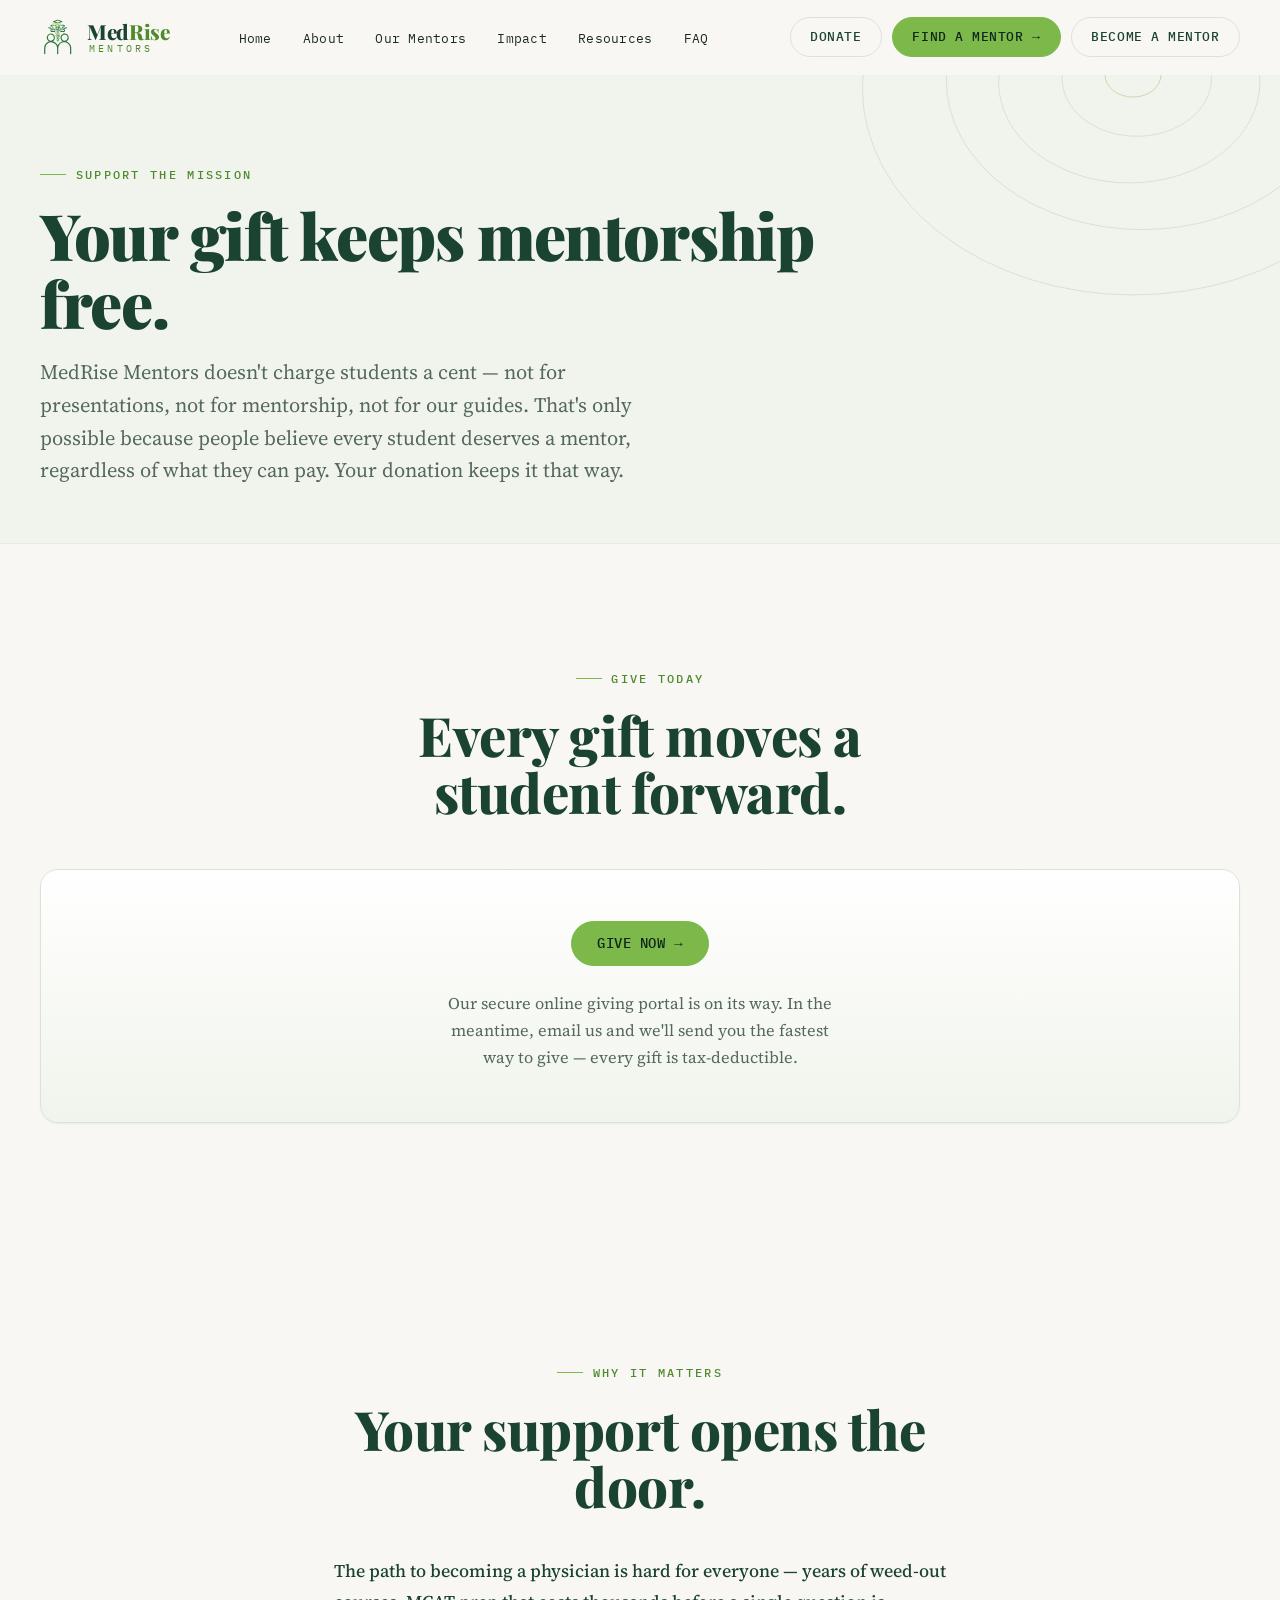
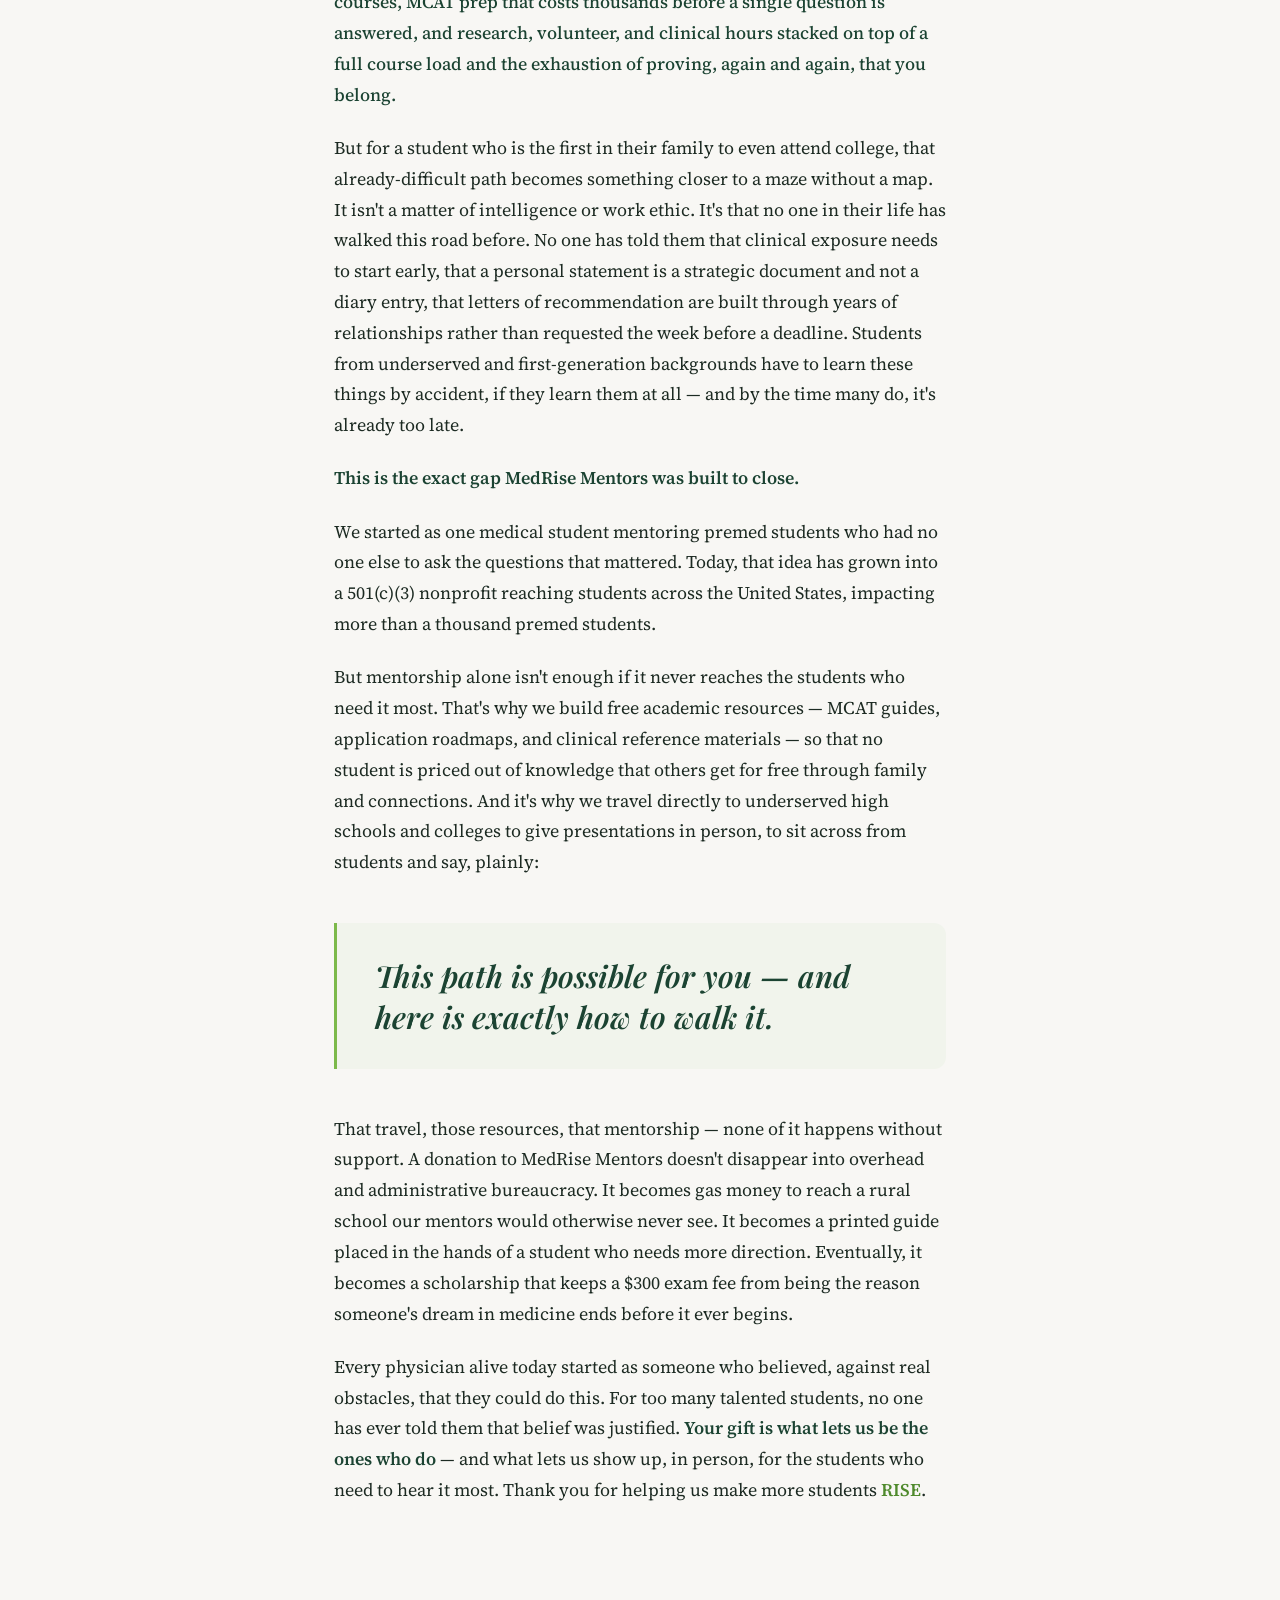
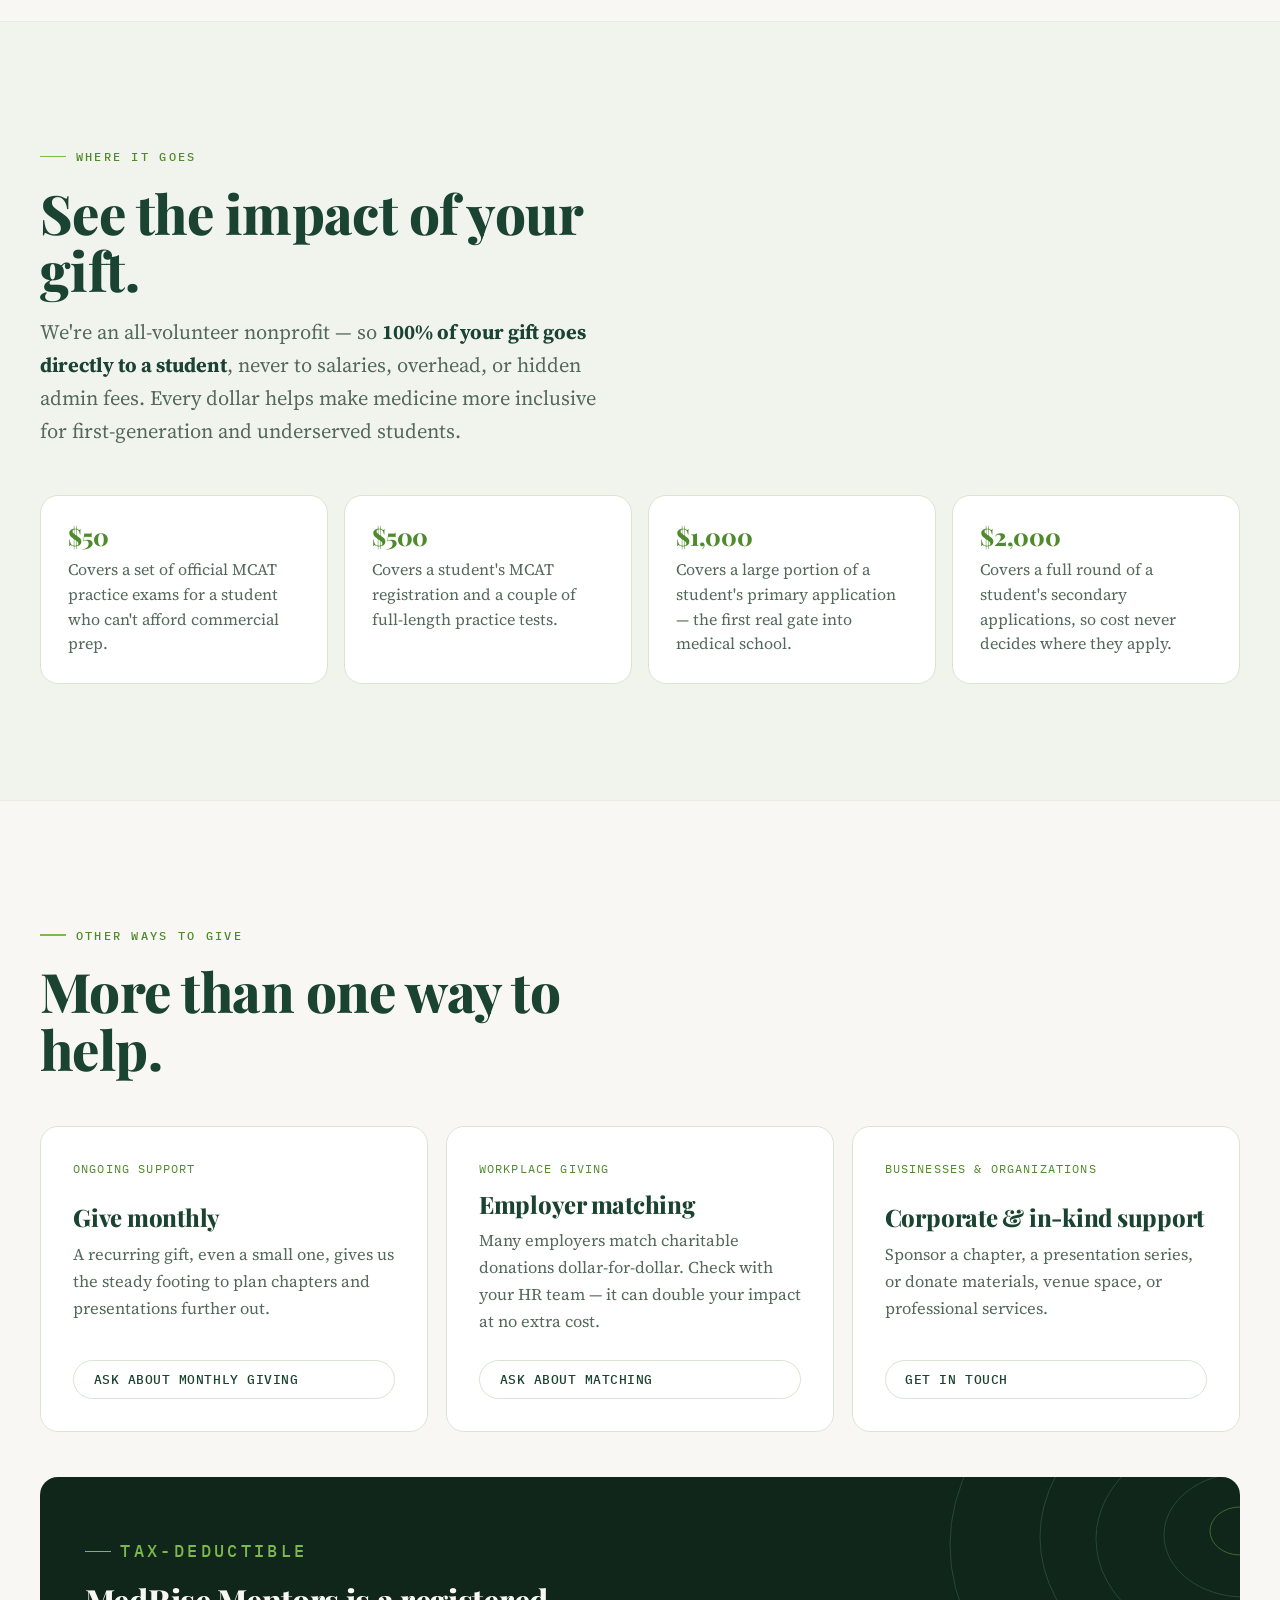
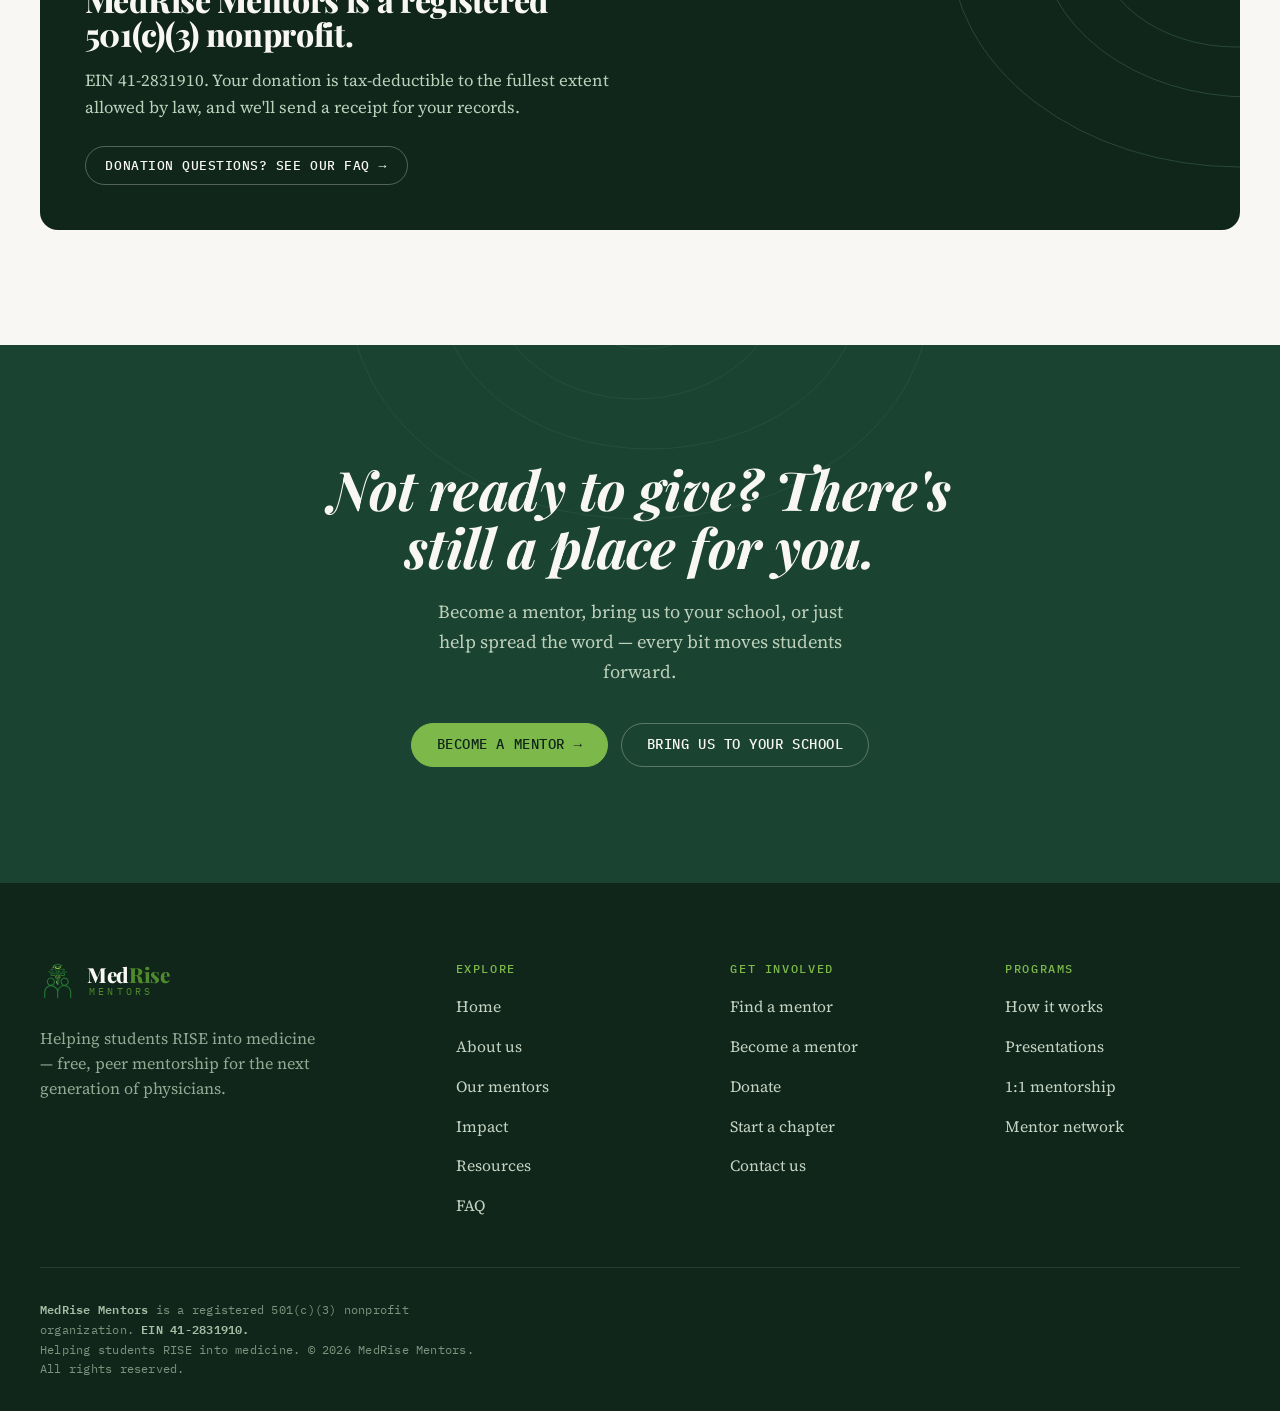
<file: donate.html>
<!DOCTYPE html>
<html lang="en" class="no-js">
<head>
<!-- Google tag (gtag.js) -->
<script async src="https://www.googletagmanager.com/gtag/js?id=G-FRKZXPWT01"></script>
<script>
  window.dataLayer = window.dataLayer || [];
  function gtag(){dataLayer.push(arguments);}
  gtag('js', new Date());

  gtag('config', 'G-FRKZXPWT01');
</script>
<meta charset="UTF-8">
<meta name="viewport" content="width=device-width, initial-scale=1.0">
<link rel="icon" href="/favicon-v2.svg" type="image/svg+xml">
<link rel="icon" href="/favicon-96x96-v2.png" sizes="96x96" type="image/png">
<link rel="icon" href="/favicon-32x32-v2.png" sizes="32x32" type="image/png">
<link rel="apple-touch-icon" href="/apple-touch-icon-v2.png">
<title>Donate — MedRise Mentors</title>
<meta name="description" content="Support free, peer mentorship for premed students. MedRise Mentors is a registered 501(c)(3) nonprofit — EIN 41-2831910 — and every gift is tax-deductible.">
<link rel="canonical" href="https://medrisementors.org/donate.html">
<meta property="og:type" content="website">
<meta property="og:site_name" content="MedRise Mentors">
<meta property="og:title" content="Donate — MedRise Mentors">
<meta property="og:description" content="Support free, peer mentorship for premed students. MedRise Mentors is a registered 501(c)(3) nonprofit — EIN 41-2831910 — and every gift is tax-deductible.">
<meta property="og:url" content="https://medrisementors.org/donate.html">
<meta property="og:locale" content="en_US">
<meta name="twitter:card" content="summary">
<meta name="twitter:title" content="Donate — MedRise Mentors">
<meta name="twitter:description" content="Support free, peer mentorship for premed students. MedRise Mentors is a registered 501(c)(3) nonprofit — EIN 41-2831910 — and every gift is tax-deductible.">
<script type="application/ld+json">
{"@context":"https://schema.org","@type":"NGO","name":"MedRise Mentors","legalName":"MEDRISE MENTORS","taxID":"41-2831910","url":"https://medrisementors.org/","logo":"https://medrisementors.org/assets/logo.png","description":"MedRise Mentors is a 501(c)(3) nonprofit pairing premed students with medical-student mentors through free presentations and one-on-one mentorship.","email":"medrmentors@gmail.com","nonprofitStatus":"https://schema.org/Nonprofit501c3","areaServed":"US"}
</script>
<script>document.documentElement.classList.remove('no-js');document.documentElement.classList.add('js');</script>
<link rel="preload" as="font" type="font/woff2" href="/assets/fonts/playfair-normal-latin.woff2" crossorigin><link rel="preload" as="font" type="font/woff2" href="/assets/fonts/sourceserif-normal-latin.woff2" crossorigin><style>@font-face{font-family:'Playfair Display';font-style:normal;font-weight:500 900;font-display:swap;src:url(/assets/fonts/playfair-normal-latin.woff2) format('woff2');unicode-range:U+0000-00FF,U+0131,U+0152-0153,U+02BB-02BC,U+02C6,U+02DA,U+02DC,U+0304,U+0308,U+0329,U+2000-206F,U+2074,U+20AC,U+2122,U+2191,U+2193,U+2212,U+2215,U+FEFF,U+FFFD}@font-face{font-family:'Playfair Display';font-style:normal;font-weight:500 900;font-display:swap;src:url(/assets/fonts/playfair-normal-latin-ext.woff2) format('woff2');unicode-range:U+0100-02BA,U+02BD-02C5,U+02C7-02CC,U+02CE-02D7,U+02DD-02FF,U+0304,U+0308,U+0329,U+1D00-1DBF,U+1E00-1E9F,U+1EF2-1EFF,U+2020,U+20A0-20AB,U+20AD-20C0,U+2113,U+2C60-2C7F,U+A720-A7FF}@font-face{font-family:'Playfair Display';font-style:italic;font-weight:500 700;font-display:swap;src:url(/assets/fonts/playfair-italic-latin.woff2) format('woff2');unicode-range:U+0000-00FF,U+0131,U+0152-0153,U+02BB-02BC,U+02C6,U+02DA,U+02DC,U+0304,U+0308,U+0329,U+2000-206F,U+2074,U+20AC,U+2122,U+2191,U+2193,U+2212,U+2215,U+FEFF,U+FFFD}@font-face{font-family:'Playfair Display';font-style:italic;font-weight:500 700;font-display:swap;src:url(/assets/fonts/playfair-italic-latin-ext.woff2) format('woff2');unicode-range:U+0100-02BA,U+02BD-02C5,U+02C7-02CC,U+02CE-02D7,U+02DD-02FF,U+0304,U+0308,U+0329,U+1D00-1DBF,U+1E00-1E9F,U+1EF2-1EFF,U+2020,U+20A0-20AB,U+20AD-20C0,U+2113,U+2C60-2C7F,U+A720-A7FF}@font-face{font-family:'Source Serif 4';font-style:normal;font-weight:300 700;font-display:swap;src:url(/assets/fonts/sourceserif-normal-latin.woff2) format('woff2');unicode-range:U+0000-00FF,U+0131,U+0152-0153,U+02BB-02BC,U+02C6,U+02DA,U+02DC,U+0304,U+0308,U+0329,U+2000-206F,U+2074,U+20AC,U+2122,U+2191,U+2193,U+2212,U+2215,U+FEFF,U+FFFD}@font-face{font-family:'Source Serif 4';font-style:normal;font-weight:300 700;font-display:swap;src:url(/assets/fonts/sourceserif-normal-latin-ext.woff2) format('woff2');unicode-range:U+0100-02BA,U+02BD-02C5,U+02C7-02CC,U+02CE-02D7,U+02DD-02FF,U+0304,U+0308,U+0329,U+1D00-1DBF,U+1E00-1E9F,U+1EF2-1EFF,U+2020,U+20A0-20AB,U+20AD-20C0,U+2113,U+2C60-2C7F,U+A720-A7FF}@font-face{font-family:'Source Serif 4';font-style:italic;font-weight:400;font-display:swap;src:url(/assets/fonts/sourceserif-italic-latin.woff2) format('woff2');unicode-range:U+0000-00FF,U+0131,U+0152-0153,U+02BB-02BC,U+02C6,U+02DA,U+02DC,U+0304,U+0308,U+0329,U+2000-206F,U+2074,U+20AC,U+2122,U+2191,U+2193,U+2212,U+2215,U+FEFF,U+FFFD}@font-face{font-family:'Source Serif 4';font-style:italic;font-weight:400;font-display:swap;src:url(/assets/fonts/sourceserif-italic-latin-ext.woff2) format('woff2');unicode-range:U+0100-02BA,U+02BD-02C5,U+02C7-02CC,U+02CE-02D7,U+02DD-02FF,U+0304,U+0308,U+0329,U+1D00-1DBF,U+1E00-1E9F,U+1EF2-1EFF,U+2020,U+20A0-20AB,U+20AD-20C0,U+2113,U+2C60-2C7F,U+A720-A7FF}@font-face{font-family:'IBM Plex Mono';font-style:normal;font-weight:400;font-display:swap;src:url(/assets/fonts/ibmplexmono-400-normal-latin.woff2) format('woff2');unicode-range:U+0000-00FF,U+0131,U+0152-0153,U+02BB-02BC,U+02C6,U+02DA,U+02DC,U+0304,U+0308,U+0329,U+2000-206F,U+2074,U+20AC,U+2122,U+2191,U+2193,U+2212,U+2215,U+FEFF,U+FFFD}@font-face{font-family:'IBM Plex Mono';font-style:normal;font-weight:400;font-display:swap;src:url(/assets/fonts/ibmplexmono-400-normal-latin-ext.woff2) format('woff2');unicode-range:U+0100-02BA,U+02BD-02C5,U+02C7-02CC,U+02CE-02D7,U+02DD-02FF,U+0304,U+0308,U+0329,U+1D00-1DBF,U+1E00-1E9F,U+1EF2-1EFF,U+2020,U+20A0-20AB,U+20AD-20C0,U+2113,U+2C60-2C7F,U+A720-A7FF}@font-face{font-family:'IBM Plex Mono';font-style:normal;font-weight:500;font-display:swap;src:url(/assets/fonts/ibmplexmono-500-normal-latin.woff2) format('woff2');unicode-range:U+0000-00FF,U+0131,U+0152-0153,U+02BB-02BC,U+02C6,U+02DA,U+02DC,U+0304,U+0308,U+0329,U+2000-206F,U+2074,U+20AC,U+2122,U+2191,U+2193,U+2212,U+2215,U+FEFF,U+FFFD}@font-face{font-family:'IBM Plex Mono';font-style:normal;font-weight:500;font-display:swap;src:url(/assets/fonts/ibmplexmono-500-normal-latin-ext.woff2) format('woff2');unicode-range:U+0100-02BA,U+02BD-02C5,U+02C7-02CC,U+02CE-02D7,U+02DD-02FF,U+0304,U+0308,U+0329,U+1D00-1DBF,U+1E00-1E9F,U+1EF2-1EFF,U+2020,U+20A0-20AB,U+20AD-20C0,U+2113,U+2C60-2C7F,U+A720-A7FF}@font-face{font-family:'IBM Plex Mono';font-style:normal;font-weight:600;font-display:swap;src:url(/assets/fonts/ibmplexmono-600-normal-latin.woff2) format('woff2');unicode-range:U+0000-00FF,U+0131,U+0152-0153,U+02BB-02BC,U+02C6,U+02DA,U+02DC,U+0304,U+0308,U+0329,U+2000-206F,U+2074,U+20AC,U+2122,U+2191,U+2193,U+2212,U+2215,U+FEFF,U+FFFD}@font-face{font-family:'IBM Plex Mono';font-style:normal;font-weight:600;font-display:swap;src:url(/assets/fonts/ibmplexmono-600-normal-latin-ext.woff2) format('woff2');unicode-range:U+0100-02BA,U+02BD-02C5,U+02C7-02CC,U+02CE-02D7,U+02DD-02FF,U+0304,U+0308,U+0329,U+1D00-1DBF,U+1E00-1E9F,U+1EF2-1EFF,U+2020,U+20A0-20AB,U+20AD-20C0,U+2113,U+2C60-2C7F,U+A720-A7FF}</style>
<style>
:root{
  --paper:#f8f7f4;--paper-card:#ffffff;--sage:#e9efe3;--sage-2:#f1f4ec;
  --line:#dbe4d3;--line-soft:#e7ede1;
  --forest:#1b4332;--forest-2:#245239;--forest-deep:#10261b;
  --ink:#1c2a22;--muted:#54685b;--muted-2:#6f8071;
  --lime:#7cb94a;--lime-deep:#4f8a2c;--lime-wash:#edf4e0;
  --r:18px;--r-sm:12px;--r-pill:999px;
  --sh-1:0 1px 2px rgba(16,38,27,.05);
  --sh-2:0 2px 8px rgba(16,38,27,.05),0 14px 40px rgba(16,38,27,.06);
  --maxw:1200px;--ease:cubic-bezier(.2,.7,.2,1);
}
*,*::before,*::after{box-sizing:border-box}
html{-webkit-text-size-adjust:100%}
@media (prefers-reduced-motion:no-preference){html{scroll-behavior:smooth}}
body{margin:0;background:var(--paper);color:var(--ink);font-family:"Source Serif 4",Georgia,serif;
  font-size:1.08rem;line-height:1.65;font-optical-sizing:auto;-webkit-font-smoothing:antialiased;text-rendering:optimizeLegibility}
img{max-width:100%;display:block}
a{color:inherit;text-decoration:none}
::selection{background:var(--lime);color:var(--forest-deep)}
h1,h2,h3,h4{font-family:"Playfair Display",Georgia,serif;color:var(--forest);line-height:1.06;margin:0;font-weight:800;letter-spacing:-.01em}
p{margin:0}
:where(section,footer)[id]{scroll-margin-top:88px}

.wrap{width:min(var(--maxw),100% - 2.5rem);margin-inline:auto}
.section{padding-block:clamp(4.5rem,9vw,7.5rem);position:relative}
.eyebrow{font-family:"IBM Plex Mono",monospace;font-size:.72rem;letter-spacing:.2em;text-transform:uppercase;
  color:var(--lime-deep);font-weight:500;display:inline-flex;align-items:center;gap:.6rem;margin:0 0 1.1rem}
.eyebrow::before{content:"";width:26px;height:1.5px;background:var(--lime);display:inline-block}
.eyebrow.center{justify-content:center}
.h-lg{font-size:clamp(2rem,4.4vw,3.4rem)}
.lede{font-size:clamp(1.1rem,1.6vw,1.32rem);color:var(--muted);max-width:60ch;line-height:1.6}
.center{text-align:center}
.section-head{max-width:64ch}
.section-head.center{margin-inline:auto}

.btn{--btnbg:var(--forest);--btnfg:#fff;--btnbd:var(--forest);display:inline-flex;align-items:center;gap:.55rem;
  font-family:"IBM Plex Mono",monospace;font-size:.82rem;font-weight:500;letter-spacing:.04em;text-transform:uppercase;
  padding:.92em 1.5em;border-radius:var(--r-pill);background:var(--btnbg);color:var(--btnfg);border:1.5px solid var(--btnbd);
  cursor:pointer;transition:transform .25s var(--ease),box-shadow .25s var(--ease),background .2s,color .2s,border-color .2s;line-height:1}
.btn:hover{transform:translateY(-2px);box-shadow:var(--sh-2)}
.btn:active{transform:translateY(0)}
.btn .arw{transition:transform .25s var(--ease)}
.btn:hover .arw{transform:translate(3px)}
.btn-primary{--btnbg:var(--lime);--btnfg:var(--forest-deep);--btnbd:var(--lime)}
.btn-primary:hover{--btnbg:#8ec95b}
.btn-ghost{--btnbg:transparent;--btnfg:var(--forest);--btnbd:var(--line)}
.btn-ghost:hover{--btnbd:var(--forest)}
.btn-on-dark{--btnbg:transparent;--btnfg:var(--paper);--btnbd:rgba(255,255,255,.28)}
.btn-on-dark:hover{--btnbd:var(--lime);--btnfg:var(--lime)}
.btn-lg{font-size:.86rem;padding:1.05em 1.8em}
:focus-visible{outline:2.5px solid var(--lime-deep);outline-offset:3px;border-radius:4px}

/* header */
.header{position:sticky;top:0;z-index:60;transition:background .3s,box-shadow .3s,border-color .3s;border-bottom:1px solid transparent}
.header.scrolled{background:rgba(248,247,244,.82);backdrop-filter:blur(12px) saturate(1.2);-webkit-backdrop-filter:blur(12px) saturate(1.2);border-bottom-color:var(--line)}
.nav{display:flex;align-items:center;justify-content:space-between;height:74px;gap:1.5rem}
.brand{display:inline-flex;align-items:center;gap:.7rem;flex-shrink:0}
.brand .mark{width:36px;height:36px;flex-shrink:0}
.brand-text{display:flex;flex-direction:column;line-height:1}
.brand .name{font-family:"Playfair Display",serif;font-weight:800;font-size:1.3rem;color:var(--forest);letter-spacing:-.02em}
.brand .name .nm-rise{color:var(--lime-deep)}
.brand .sub{font-family:"IBM Plex Mono",monospace;font-size:.6rem;letter-spacing:.34em;text-transform:uppercase;color:var(--lime-deep);margin-top:.15rem;padding-left:.1rem}
.nav-links{display:flex;align-items:center;gap:.25rem;list-style:none;margin:0;padding:0}
.nav-links a{font-family:"IBM Plex Mono",monospace;font-size:.8rem;letter-spacing:.02em;color:var(--ink);padding:.55rem .85rem;border-radius:var(--r-sm);transition:color .2s,background .2s}
.nav-links a:hover{color:var(--forest);background:var(--sage)}
.nav-links a.active{color:var(--forest);background:var(--sage)}
.nav-cta{display:flex;align-items:center;gap:.6rem}
.nav-toggle{display:none;width:44px;height:44px;border:1px solid var(--line);border-radius:var(--r-sm);background:var(--paper-card);cursor:pointer;padding:0;place-items:center}
.nav-toggle span,.nav-toggle span::before,.nav-toggle span::after{content:"";display:block;width:19px;height:2px;background:var(--forest);border-radius:2px;transition:transform .3s var(--ease),opacity .2s}
.nav-toggle span{position:relative}
.nav-toggle span::before{position:absolute;top:-6px}
.nav-toggle span::after{position:absolute;top:6px}
.nav-toggle[aria-expanded="true"] span{background:transparent}
.nav-toggle[aria-expanded="true"] span::before{transform:translateY(6px) rotate(45deg)}
.nav-toggle[aria-expanded="true"] span::after{transform:translateY(-6px) rotate(-45deg)}
@media (min-width:941px){.nav-links .btn{display:none}}
@media (max-width:940px){
  .nav-toggle{display:grid}
  .nav-cta .btn:not(.nav-toggle){display:none}
  .nav-links{position:absolute;top:74px;left:0;right:0;flex-direction:column;align-items:stretch;gap:.15rem;
    background:rgba(248,247,244,.98);backdrop-filter:blur(12px);border-bottom:1px solid var(--line);box-shadow:var(--sh-2);
    padding:.8rem max(1.25rem,calc((100vw - var(--maxw))/2 + 1.25rem)) 1.3rem;
    transform:translateY(-8px);opacity:0;pointer-events:none;transition:transform .3s var(--ease),opacity .25s}
  .nav-links.open{transform:none;opacity:1;pointer-events:auto}
  .nav-links a{padding:.85rem .6rem;font-size:.9rem;border-bottom:1px solid var(--line-soft)}
  .nav-links li:last-child a{border-bottom:0}
  .nav-links .btn{margin-top:.7rem;justify-content:center}
}

/* reveal */
.js .reveal{opacity:0;transform:translateY(22px);transition:opacity .7s var(--ease),transform .7s var(--ease)}
.js .reveal.in{opacity:1;transform:none}
.js .reveal[data-d="1"]{transition-delay:.08s}
.js .reveal[data-d="2"]{transition-delay:.16s}
.js .reveal[data-d="3"]{transition-delay:.24s}
.js .reveal[data-d="4"]{transition-delay:.32s}

/* contours */
.contours,.contours2{position:absolute;pointer-events:none}
.contours ellipse{fill:none;stroke:var(--forest);stroke-width:1.25;vector-effect:non-scaling-stroke;opacity:.16}
.contours .peak{stroke:var(--lime);opacity:.5;stroke-width:1.5}
.contours2 ellipse{fill:none;stroke:#3f6b52;stroke-width:1;vector-effect:non-scaling-stroke;opacity:.5}
.contours2 .peak{stroke:var(--lime);opacity:.45}

/* page hero (subpages) */
.page-hero{position:relative;overflow:hidden;isolation:isolate;padding-block:clamp(3.5rem,7vw,5rem) clamp(2.5rem,5vw,3.5rem);background:var(--sage-2);border-bottom:1px solid var(--line-soft)}
.page-hero .contours2{right:-6%;top:-40%;width:min(560px,60%);z-index:0}
.page-hero .contours2 ellipse{stroke:#c3d2b8;opacity:.5}
.page-hero .contours2 .peak{stroke:var(--lime);opacity:.4}
.page-hero .wrap{position:relative;z-index:1}
.page-hero h1{font-size:clamp(2.3rem,5.2vw,4rem);font-weight:900;letter-spacing:-.02em;max-width:20ch}
.page-hero .lede{margin-top:1.2rem}

/* generic surfaces */
.tint{background:var(--sage-2);border-block:1px solid var(--line-soft)}

/* what we do (reused for giving tiers) */
.do-grid{display:grid;grid-template-columns:repeat(auto-fit,minmax(250px,1fr));gap:1rem;margin-top:clamp(2.2rem,4.5vw,3rem)}
.feat{background:var(--paper-card);border:1px solid var(--line);border-radius:var(--r);padding:1.7rem;transition:transform .3s var(--ease),box-shadow .3s var(--ease),border-color .3s}
.feat:hover{transform:translateY(-4px);box-shadow:var(--sh-2)}
.feat h3{font-size:1.5rem;margin-bottom:.5rem;font-family:"Playfair Display",serif;color:var(--lime-deep)}
.feat p{color:var(--muted);font-size:1rem;line-height:1.55}

/* get involved (reused for ways to give) */
.paths{display:grid;grid-template-columns:repeat(auto-fit,minmax(270px,1fr));gap:1.1rem;margin-top:clamp(2.2rem,4.5vw,3rem)}
.path{display:flex;flex-direction:column;background:var(--paper-card);border:1px solid var(--line);border-radius:var(--r);padding:2rem;transition:transform .3s var(--ease),box-shadow .3s var(--ease)}
.path:hover{transform:translateY(-4px);box-shadow:var(--sh-2)}
.path.feature{background:var(--forest);border-color:var(--forest)}
.path .who{font-family:"IBM Plex Mono",monospace;font-size:.72rem;letter-spacing:.1em;text-transform:uppercase;color:var(--lime-deep);margin-bottom:.9rem}
.path.feature .who{color:var(--lime)}
.path h3{font-size:1.5rem;margin-bottom:.6rem}
.path.feature h3{color:var(--paper)}
.path p{color:var(--muted);font-size:1.03rem;flex-grow:1;margin-bottom:1.5rem}
.path.feature p{color:#bcd0ba}
.path .under{margin-top:.9rem;font-family:"IBM Plex Mono",monospace;font-size:.74rem;color:var(--muted)}
.path .under a{color:var(--lime-deep);text-decoration:underline;text-underline-offset:3px}

/* research callout (reused for tax-deductible note) */
.callout{background:var(--forest-deep);color:var(--paper);border-radius:var(--r);padding:clamp(1.8rem,4vw,2.8rem);margin-top:clamp(2rem,4vw,2.8rem);position:relative;overflow:hidden;isolation:isolate}
.callout .contours2{right:-10%;top:-30%;width:min(420px,55%);z-index:-1}
.callout .eyebrow{color:var(--lime)}
.callout h3{color:var(--paper);font-size:clamp(1.4rem,3vw,2rem);max-width:26ch}
.callout p{color:#bcd0ba;margin-top:1rem;max-width:60ch;font-size:1.05rem}
.callout .btn{margin-top:1.5rem}

/* give-now band */
.give-band{background:linear-gradient(180deg,var(--paper-card),var(--sage-2));border:1px solid var(--line);border-radius:var(--r);padding:clamp(2rem,5vw,3.2rem);margin-top:clamp(2.2rem,4.5vw,3rem);text-align:center;box-shadow:var(--sh-1)}
.give-note{font-family:"Source Serif 4",Georgia,serif;font-size:1.02rem;color:var(--muted);margin-top:1.5rem;max-width:48ch;margin-inline:auto;line-height:1.65}

/* narrative / story prose */
.prose{max-width:68ch;margin-top:clamp(2rem,4vw,2.6rem);margin-inline:auto}
.prose p{font-size:clamp(1.08rem,1.4vw,1.2rem);line-height:1.72;color:var(--ink)}
.prose p+p{margin-top:1.25em}
.prose .lead-para{color:var(--forest);font-weight:500}
.prose strong{color:var(--forest);font-weight:600}
.pull{margin:clamp(2rem,4.5vw,2.8rem) 0;padding:clamp(1.4rem,3vw,2rem) clamp(1.6rem,4vw,2.4rem);
  border-left:3px solid var(--lime);background:var(--sage-2);border-radius:0 var(--r-sm) var(--r-sm) 0}
.pull p{font-family:"Playfair Display",Georgia,serif;font-style:italic;font-weight:600;color:var(--forest);
  font-size:clamp(1.3rem,2.4vw,1.9rem);line-height:1.35;margin:0}

/* cta */
.cta{background:var(--forest);color:var(--paper);text-align:center;position:relative;overflow:hidden;isolation:isolate}
.cta .contours2{left:50%;top:-60%;transform:translateX(-50%);width:min(900px,120%);z-index:-1;opacity:.6}
.cta h2{color:var(--paper);font-size:clamp(2rem,4.6vw,3.4rem);max-width:20ch;margin-inline:auto;font-style:italic;font-weight:700}
.cta p{color:#bcd0ba;margin:1.3rem auto 0;max-width:48ch;font-size:1.15rem}
.cta-actions{display:flex;flex-wrap:wrap;gap:.8rem;justify-content:center;margin-top:2.2rem}

/* footer */
.footer{background:var(--forest-deep);color:#c4d3c2;padding-block:clamp(3.5rem,7vw,5rem) 2rem}
.footer .brand .name{color:var(--paper)}
.footer-grid{display:grid;grid-template-columns:1fr;gap:2.5rem;padding-bottom:3rem;border-bottom:1px solid rgba(255,255,255,.1)}
@media (min-width:760px){.footer-grid{grid-template-columns:1.6fr 1fr 1fr 1fr}}
.footer-about p{color:#93a893;margin-top:1.2rem;max-width:36ch;font-size:1rem;line-height:1.55}
.footer-col h4{font-family:"IBM Plex Mono",monospace;font-size:.72rem;letter-spacing:.14em;text-transform:uppercase;color:var(--lime);margin-bottom:1.1rem;font-weight:500}
.footer-col ul{list-style:none;margin:0;padding:0;display:flex;flex-direction:column;gap:.7rem}
.footer-col a{color:#c4d3c2;font-size:.98rem;transition:color .2s}
.footer-col a:hover{color:var(--lime)}
.footer-bottom{display:flex;flex-wrap:wrap;gap:1rem 2rem;justify-content:space-between;align-items:center;padding-top:2rem}
.footer-legal{font-family:"IBM Plex Mono",monospace;font-size:.72rem;letter-spacing:.02em;color:#7e937e;line-height:1.7;max-width:64ch}
.footer-legal b{color:#a9bda6}
.skip{position:absolute;left:-999px;top:0;background:var(--forest);color:#fff;padding:.8rem 1.2rem;border-radius:0 0 8px 0;z-index:100;font-family:"IBM Plex Mono",monospace;font-size:.85rem}
.skip:focus{left:0}
@media (prefers-reduced-motion:reduce){
  .js .reveal{opacity:1;transform:none;transition:none}
  .btn:hover,.feat:hover,.path:hover{transform:none}
  *{animation-duration:.001ms !important;animation-iteration-count:1 !important;transition-duration:.001ms !important}
}
</style>
<style>
@media (prefers-reduced-motion:no-preference){
.js main{animation:pageIn .3s var(--ease) both}
@keyframes pageIn{from{opacity:0;transform:translateY(8px)}to{opacity:1;transform:none}}
}
</style>
</head>
<body>
<a class="skip" href="#main">Skip to content</a>
<header class="header"><div class="wrap"><nav class="nav" aria-label="Primary"><a class="brand" href="index.html" aria-label="MedRise Mentors home"><img class="mark" src="assets/logo-mark.svg" alt="" width="36" height="36" decoding="async"><span class="brand-text"><span class="name">Med<span class="nm-rise">Rise</span></span><span class="sub">Mentors</span></span></a><ul class="nav-links" id="navlinks"><li><a href="index.html">Home</a></li><li><a href="about.html">About</a></li><li><a href="mentors.html">Our Mentors</a></li><li><a href="impact.html">Impact</a></li><li><a href="resources.html">Resources</a></li><li><a href="faq.html">FAQ</a></li><li><a class="btn btn-ghost active" href="donate.html" aria-current="page">Donate</a></li><li><a class="btn btn-primary" href="https://forms.gle/wayZXBWiD3tpWAMk7">Find a mentor</a></li><li><a class="btn btn-ghost" href="https://forms.gle/ACNCQ9VSMehtkLAf6">Become a mentor</a></li></ul><div class="nav-cta"><a class="btn btn-ghost active" href="donate.html" aria-current="page">Donate</a><a class="btn btn-primary" href="https://forms.gle/wayZXBWiD3tpWAMk7">Find a mentor <span class="arw">&rarr;</span></a><a class="btn btn-ghost" href="https://forms.gle/ACNCQ9VSMehtkLAf6">Become a mentor</a><button class="nav-toggle" id="navToggle" aria-label="Open menu" aria-expanded="false" aria-controls="navlinks"><span></span></button></div></nav></div></header>
<main id="main">
<section class="page-hero"><svg class="contours2" viewBox="0 0 600 600" aria-hidden="true"><g transform="translate(360,200)"><ellipse class="peak" cx="0" cy="0" rx="30" ry="24"/><ellipse cx="4" cy="4" rx="80" ry="62"/><ellipse cx="-4" cy="8" rx="140" ry="108"/><ellipse cx="10" cy="6" rx="210" ry="160"/><ellipse cx="0" cy="14" rx="290" ry="222"/></g></svg><div class="wrap"><p class="eyebrow reveal">Support the mission</p><h1 class="reveal" data-d="1">Your gift keeps mentorship free.</h1><p class="lede reveal" data-d="2">MedRise Mentors doesn't charge students a cent — not for presentations, not for mentorship, not for our guides. That's only possible because people believe every student deserves a mentor, regardless of what they can pay. Your donation keeps it that way.</p></div></section>

<section class="section"><div class="wrap"><div class="section-head center reveal"><p class="eyebrow center">Give today</p><h2 class="h-lg">Every gift moves a student forward.</h2></div><div class="give-band reveal"><a class="btn btn-primary btn-lg" href="mailto:medrmentors@gmail.com?subject=I%27d%20like%20to%20donate%20to%20MedRise%20Mentors&body=Hi%20MedRise%20Mentors%2C%0A%0AI%27d%20like%20to%20make%20a%20donation.%20Please%20send%20me%20details%20on%20how%20to%20give.%0A%0AThanks%2C">Give now <span class="arw">&rarr;</span></a><p class="give-note"><!-- TODO: replace this mailto with a real donation-processor link (Stripe, PayPal Giving Fund, Give Lively, Zeffy, etc.) once one is set up. --> Our secure online giving portal is on its way. In the meantime, email us and we'll send you the fastest way to give — every gift is tax-deductible.</p></div></div></section>

<section class="section"><div class="wrap"><div class="section-head center reveal"><p class="eyebrow center">Why it matters</p><h2 class="h-lg">Your support opens the door.</h2></div><div class="prose reveal" data-d="1"><p class="lead-para">The path to becoming a physician is hard for everyone — years of weed-out courses, MCAT prep that costs thousands before a single question is answered, and research, volunteer, and clinical hours stacked on top of a full course load and the exhaustion of proving, again and again, that you belong.</p><p>But for a student who is the first in their family to even attend college, that already-difficult path becomes something closer to a maze without a map. It isn't a matter of intelligence or work ethic. It's that no one in their life has walked this road before. No one has told them that clinical exposure needs to start early, that a personal statement is a strategic document and not a diary entry, that letters of recommendation are built through years of relationships rather than requested the week before a deadline. Students from underserved and first-generation backgrounds have to learn these things by accident, if they learn them at all — and by the time many do, it's already too late.</p><p><strong>This is the exact gap MedRise Mentors was built to close.</strong></p><p>We started as one medical student mentoring premed students who had no one else to ask the questions that mattered. Today, that idea has grown into a 501(c)(3) nonprofit reaching students across the United States, impacting more than a thousand premed students.</p><p>But mentorship alone isn't enough if it never reaches the students who need it most. That's why we build free academic resources — MCAT guides, application roadmaps, and clinical reference materials — so that no student is priced out of knowledge that others get for free through family and connections. And it's why we travel directly to underserved high schools and colleges to give presentations in person, to sit across from students and say, plainly:</p><div class="pull"><p>This path is possible for you — and here is exactly how to walk it.</p></div><p>That travel, those resources, that mentorship — none of it happens without support. A donation to MedRise Mentors doesn't disappear into overhead and administrative bureaucracy. It becomes gas money to reach a rural school our mentors would otherwise never see. It becomes a printed guide placed in the hands of a student who needs more direction. Eventually, it becomes a scholarship that keeps a $300 exam fee from being the reason someone's dream in medicine ends before it ever begins.</p><p>Every physician alive today started as someone who believed, against real obstacles, that they could do this. For too many talented students, no one has ever told them that belief was justified. <strong>Your gift is what lets us be the ones who do</strong> — and what lets us show up, in person, for the students who need to hear it most. Thank you for helping us make more students <strong style="color:var(--lime-deep)">RISE</strong>.</p></div></div></section>

<section class="section tint"><div class="wrap"><div class="section-head reveal"><p class="eyebrow">Where it goes</p><h2 class="h-lg">See the impact of your gift.</h2><p class="lede" style="margin-top:1.1rem">We're an all-volunteer nonprofit — so <strong style="color:var(--forest)">100% of your gift goes directly to a student</strong>, never to salaries, overhead, or hidden admin fees. Every dollar helps make medicine more inclusive for first-generation and underserved students.</p></div><div class="do-grid"><div class="feat reveal" data-d="0"><h3>$50</h3><p>Covers a set of official MCAT practice exams for a student who can't afford commercial prep.</p></div><div class="feat reveal" data-d="1"><h3>$500</h3><p>Covers a student's MCAT registration and a couple of full-length practice tests.</p></div><div class="feat reveal" data-d="2"><h3>$1,000</h3><p>Covers a large portion of a student's primary application — the first real gate into medical school.</p></div><div class="feat reveal" data-d="3"><h3>$2,000</h3><p>Covers a full round of a student's secondary applications, so cost never decides where they apply.</p></div></div></div></section>

<section class="section"><div class="wrap"><div class="section-head reveal"><p class="eyebrow">Other ways to give</p><h2 class="h-lg">More than one way to help.</h2></div><div class="paths"><div class="path reveal" data-d="0"><p class="who">Ongoing support</p><h3>Give monthly</h3><p>A recurring gift, even a small one, gives us the steady footing to plan chapters and presentations further out.</p><a class="btn btn-ghost" href="mailto:medrmentors@gmail.com?subject=Monthly%20giving">Ask about monthly giving</a></div><div class="path reveal" data-d="1"><p class="who">Workplace giving</p><h3>Employer matching</h3><p>Many employers match charitable donations dollar-for-dollar. Check with your HR team — it can double your impact at no extra cost.</p><a class="btn btn-ghost" href="mailto:medrmentors@gmail.com?subject=Employer%20matching">Ask about matching</a></div><div class="path reveal" data-d="2"><p class="who">Businesses &amp; organizations</p><h3>Corporate &amp; in-kind support</h3><p>Sponsor a chapter, a presentation series, or donate materials, venue space, or professional services.</p><a class="btn btn-ghost" href="mailto:medrmentors@gmail.com?subject=Corporate%20support">Get in touch</a></div></div><div class="callout reveal"><svg class="contours2" viewBox="0 0 420 420" aria-hidden="true"><g transform="translate(300,160)"><ellipse class="peak" cx="0" cy="0" rx="30" ry="24"/><ellipse cx="4" cy="4" rx="80" ry="62"/><ellipse cx="-4" cy="8" rx="140" ry="108"/><ellipse cx="10" cy="6" rx="210" ry="160"/><ellipse cx="0" cy="14" rx="290" ry="222"/></g></svg><p class="eyebrow">Tax-deductible</p><h3>MedRise Mentors is a registered 501(c)(3) nonprofit.</h3><p>EIN 41-2831910. Your donation is tax-deductible to the fullest extent allowed by law, and we'll send a receipt for your records.</p><a class="btn btn-on-dark" href="faq.html#giving">Donation questions? See our FAQ <span class="arw">&rarr;</span></a></div></div></section>

<section class="section cta"><svg class="contours2" viewBox="0 0 900 500" aria-hidden="true"><g transform="translate(450,260)"><ellipse class="peak" cx="0" cy="0" rx="30" ry="24"/><ellipse cx="4" cy="4" rx="80" ry="62"/><ellipse cx="-4" cy="8" rx="140" ry="108"/><ellipse cx="10" cy="6" rx="210" ry="160"/><ellipse cx="0" cy="14" rx="290" ry="222"/></g></svg><div class="wrap"><h2 class="reveal">Not ready to give? There's still a place for you.</h2><p class="reveal" data-d="1">Become a mentor, bring us to your school, or just help spread the word — every bit moves students forward.</p><div class="cta-actions reveal" data-d="2"><a class="btn btn-primary btn-lg" href="https://forms.gle/ACNCQ9VSMehtkLAf6">Become a mentor <span class="arw">&rarr;</span></a><a class="btn btn-on-dark btn-lg" href="mailto:medrmentors@gmail.com">Bring us to your school</a></div></div></section>
</main>
<footer class="footer"><div class="wrap"><div class="footer-grid"><div class="footer-about"><a class="brand" href="index.html" aria-label="MedRise Mentors home"><img class="mark" src="assets/logo-mark.svg" alt="" width="36" height="36" decoding="async"><span class="brand-text"><span class="name">Med<span class="nm-rise">Rise</span></span><span class="sub">Mentors</span></span></a><p>Helping students RISE into medicine — free, peer mentorship for the next generation of physicians.</p></div><div class="footer-col"><h4>Explore</h4><ul><li><a href="index.html">Home</a></li><li><a href="about.html">About us</a></li><li><a href="mentors.html">Our mentors</a></li><li><a href="impact.html">Impact</a></li><li><a href="resources.html">Resources</a></li><li><a href="faq.html">FAQ</a></li></ul></div><div class="footer-col"><h4>Get involved</h4><ul><li><a href="https://forms.gle/wayZXBWiD3tpWAMk7">Find a mentor</a></li><li><a href="https://forms.gle/ACNCQ9VSMehtkLAf6">Become a mentor</a></li><li><a href="donate.html">Donate</a></li><li><a href="mailto:medrmentors@gmail.com">Start a chapter</a></li><li><a href="mailto:medrmentors@gmail.com">Contact us</a></li></ul></div><div class="footer-col"><h4>Programs</h4><ul><li><a href="index.html#how">How it works</a></li><li><a href="index.html#do">Presentations</a></li><li><a href="https://forms.gle/wayZXBWiD3tpWAMk7">1:1 mentorship</a></li><li><a href="mentors.html">Mentor network</a></li></ul></div></div><div class="footer-bottom"><p class="footer-legal"><b>MedRise Mentors</b> is a registered 501(c)(3) nonprofit organization. <b>EIN 41-2831910.</b><br>Helping students RISE into medicine. &copy; 2026 MedRise Mentors. All rights reserved.</p></div></div></footer>
<script>
(function(){
  "use strict";
  var reduce = window.matchMedia("(prefers-reduced-motion: reduce)").matches;
  var header = document.querySelector(".header");
  function onScroll(){ header.classList.toggle("scrolled", window.scrollY > 8); }
  onScroll(); window.addEventListener("scroll", onScroll, {passive:true});

  var toggle = document.getElementById("navToggle");
  var links = document.getElementById("navlinks");
  function setMenu(open){
    links.classList.toggle("open", open);
    toggle.setAttribute("aria-expanded", open ? "true" : "false");
    toggle.setAttribute("aria-label", open ? "Close menu" : "Open menu");
  }
  toggle.addEventListener("click", function(){ setMenu(!links.classList.contains("open")); });
  links.addEventListener("click", function(e){ if(e.target.closest("a")) setMenu(false); });
  document.addEventListener("keydown", function(e){ if(e.key === "Escape") setMenu(false); });

  var revs = document.querySelectorAll(".reveal");
  if("IntersectionObserver" in window && !reduce){
    var io = new IntersectionObserver(function(entries){
      entries.forEach(function(en){ if(en.isIntersecting){ en.target.classList.add("in"); io.unobserve(en.target); } });
    }, {threshold:0.12, rootMargin:"0px 0px -6% 0px"});
    revs.forEach(function(el){ io.observe(el); });
  } else { revs.forEach(function(el){ el.classList.add("in"); }); }
})();
</script>
</body>
</html>
</file>
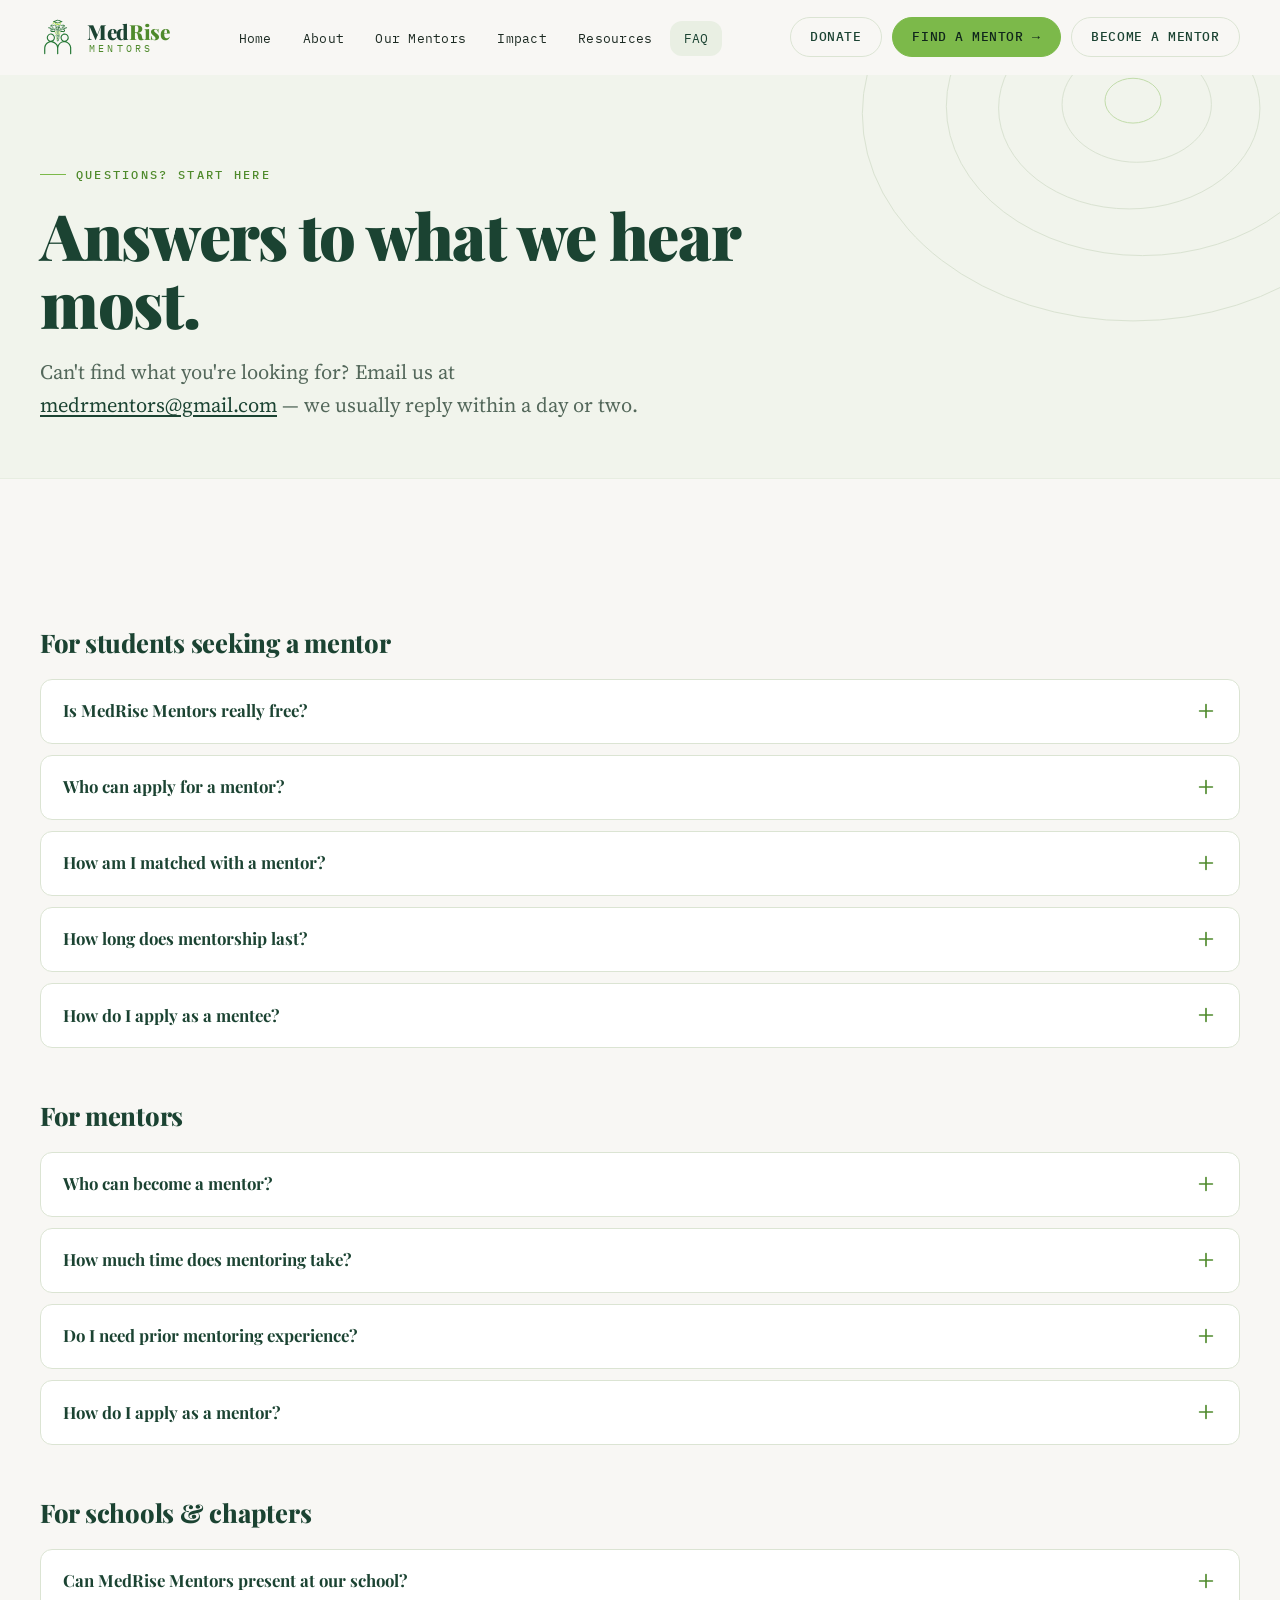
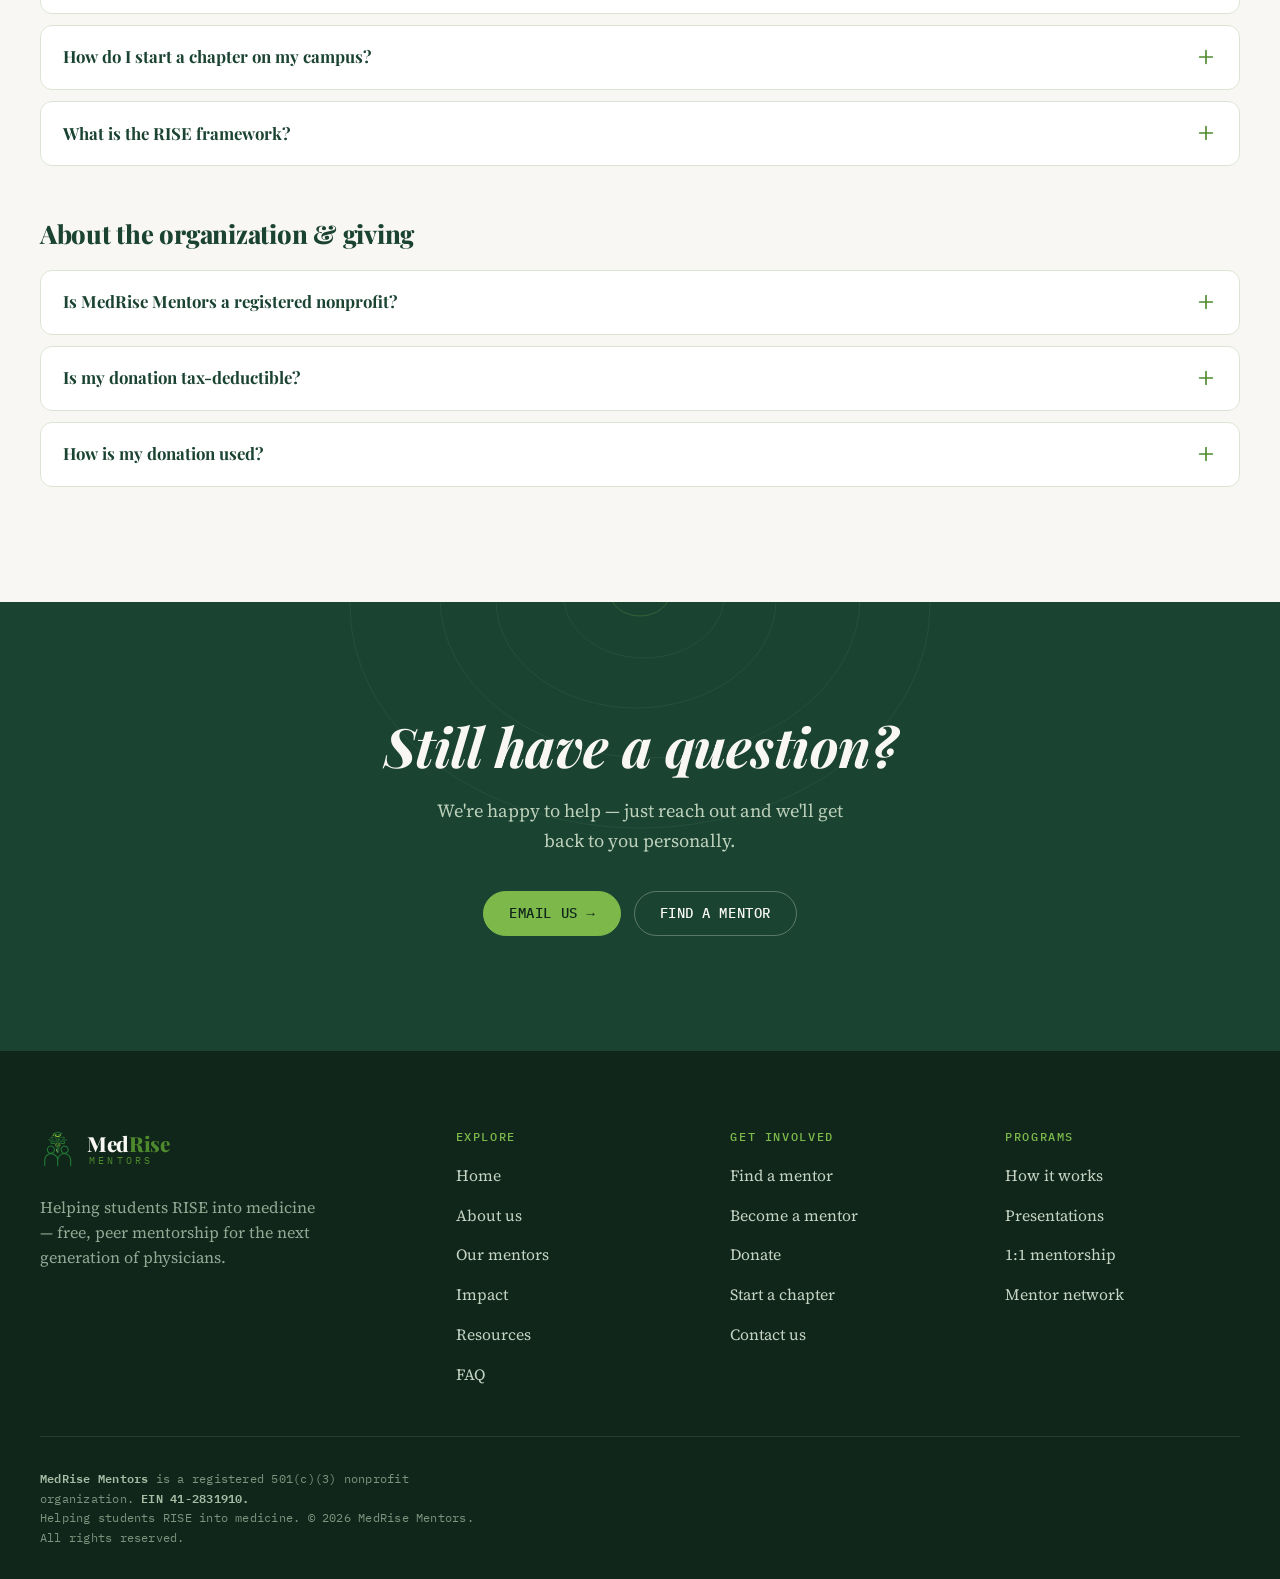
<file: faq.html>
<!DOCTYPE html>
<html lang="en" class="no-js">
<head>
<!-- Google tag (gtag.js) -->
<script async src="https://www.googletagmanager.com/gtag/js?id=G-FRKZXPWT01"></script>
<script>
  window.dataLayer = window.dataLayer || [];
  function gtag(){dataLayer.push(arguments);}
  gtag('js', new Date());

  gtag('config', 'G-FRKZXPWT01');
</script>
<meta charset="UTF-8">
<meta name="viewport" content="width=device-width, initial-scale=1.0">
<link rel="icon" href="/favicon-v2.svg" type="image/svg+xml">
<link rel="icon" href="/favicon-96x96-v2.png" sizes="96x96" type="image/png">
<link rel="icon" href="/favicon-32x32-v2.png" sizes="32x32" type="image/png">
<link rel="apple-touch-icon" href="/apple-touch-icon-v2.png">
<title>FAQ — MedRise Mentors</title>
<meta name="description" content="Answers to common questions about MedRise Mentors: how mentorship works, becoming a mentor, bringing us to your school, and donating.">
<link rel="canonical" href="https://medrisementors.org/faq.html">
<meta property="og:type" content="website">
<meta property="og:site_name" content="MedRise Mentors">
<meta property="og:title" content="FAQ — MedRise Mentors">
<meta property="og:description" content="Answers to common questions about MedRise Mentors: how mentorship works, becoming a mentor, bringing us to your school, and donating.">
<meta property="og:url" content="https://medrisementors.org/faq.html">
<meta property="og:locale" content="en_US">
<meta name="twitter:card" content="summary">
<meta name="twitter:title" content="FAQ — MedRise Mentors">
<meta name="twitter:description" content="Answers to common questions about MedRise Mentors: how mentorship works, becoming a mentor, bringing us to your school, and donating.">
<script type="application/ld+json">
{"@context":"https://schema.org","@type":"NGO","name":"MedRise Mentors","legalName":"MEDRISE MENTORS","taxID":"41-2831910","url":"https://medrisementors.org/","logo":"https://medrisementors.org/assets/logo.png","description":"MedRise Mentors is a 501(c)(3) nonprofit pairing premed students with medical-student mentors through free presentations and one-on-one mentorship.","email":"medrmentors@gmail.com","nonprofitStatus":"https://schema.org/Nonprofit501c3","areaServed":"US"}
</script>
<script type="application/ld+json">
{"@context":"https://schema.org","@type":"FAQPage","mainEntity":[
{"@type":"Question","name":"Is MedRise Mentors really free?","acceptedAnswer":{"@type":"Answer","text":"Yes, always. Presentations, 1:1 mentorship, and every guide in our resource library are free for every student, with no catch and no hidden fees."}},
{"@type":"Question","name":"Who can apply for a mentor?","acceptedAnswer":{"@type":"Answer","text":"Any student thinking about a path into medicine, from high school through undergrad — whether you're undecided, a gap-year applicant, or already deep into your application."}},
{"@type":"Question","name":"How am I matched with a mentor?","acceptedAnswer":{"@type":"Answer","text":"We pair you with a medical-student mentor based on your goals, background, and interests, so you're matched with someone whose path looks like the one you want to walk."}},
{"@type":"Question","name":"How long does mentorship last?","acceptedAnswer":{"@type":"Answer","text":"Mentorship is longitudinal, not a one-time chat. Mentors stay with you through coursework, the MCAT, applications, and interviews, for as long as it's useful to you."}},
{"@type":"Question","name":"How do I apply as a mentee?","acceptedAnswer":{"@type":"Answer","text":"Fill out our short mentee application form. It takes about five minutes, and we'll follow up with next steps on matching."}},
{"@type":"Question","name":"Who can become a mentor?","acceptedAnswer":{"@type":"Answer","text":"Medical students and gap-year students who want to give back to the students coming up behind them."}},
{"@type":"Question","name":"How much time does mentoring take?", "acceptedAnswer":{"@type":"Answer","text":"Just a few hours a month. It's a manageable commitment that can genuinely change a student's trajectory."}},
{"@type":"Question","name":"Do I need prior mentoring experience?","acceptedAnswer":{"@type":"Answer","text":"No. If you're a few steps ahead on the path into medicine and willing to share what you've learned, you're qualified."}},
{"@type":"Question","name":"Can MedRise Mentors present at our school?","acceptedAnswer":{"@type":"Answer","text":"Yes. We give free presentations at high schools and universities on the premed path, personal statements, extracurriculars, and interviews. Email medrmentors@gmail.com to schedule one."}},
{"@type":"Question","name":"How do I start a MedRise Mentors chapter on my campus?","acceptedAnswer":{"@type":"Answer","text":"Email medrmentors@gmail.com. We'll walk you through what a chapter involves and help you get one running."}},
{"@type":"Question","name":"Is MedRise Mentors a registered nonprofit?","acceptedAnswer":{"@type":"Answer","text":"Yes. MedRise Mentors is a registered 501(c)(3) nonprofit organization, EIN 41-2831910."}},
{"@type":"Question","name":"Is my donation tax-deductible?","acceptedAnswer":{"@type":"Answer","text":"Yes, to the fullest extent allowed by law. You'll receive a receipt for your records after giving."}},
{"@type":"Question","name":"How is my donation used?","acceptedAnswer":{"@type":"Answer","text":"Donations fund presentation materials, mentorship program costs, and launching new campus chapters. MedRise Mentors runs lean, so nearly every dollar reaches students directly."}}
]}
</script>
<script>document.documentElement.classList.remove('no-js');document.documentElement.classList.add('js');</script>
<link rel="preload" as="font" type="font/woff2" href="/assets/fonts/playfair-normal-latin.woff2" crossorigin><link rel="preload" as="font" type="font/woff2" href="/assets/fonts/sourceserif-normal-latin.woff2" crossorigin><style>@font-face{font-family:'Playfair Display';font-style:normal;font-weight:500 900;font-display:swap;src:url(/assets/fonts/playfair-normal-latin.woff2) format('woff2');unicode-range:U+0000-00FF,U+0131,U+0152-0153,U+02BB-02BC,U+02C6,U+02DA,U+02DC,U+0304,U+0308,U+0329,U+2000-206F,U+2074,U+20AC,U+2122,U+2191,U+2193,U+2212,U+2215,U+FEFF,U+FFFD}@font-face{font-family:'Playfair Display';font-style:normal;font-weight:500 900;font-display:swap;src:url(/assets/fonts/playfair-normal-latin-ext.woff2) format('woff2');unicode-range:U+0100-02BA,U+02BD-02C5,U+02C7-02CC,U+02CE-02D7,U+02DD-02FF,U+0304,U+0308,U+0329,U+1D00-1DBF,U+1E00-1E9F,U+1EF2-1EFF,U+2020,U+20A0-20AB,U+20AD-20C0,U+2113,U+2C60-2C7F,U+A720-A7FF}@font-face{font-family:'Playfair Display';font-style:italic;font-weight:500 700;font-display:swap;src:url(/assets/fonts/playfair-italic-latin.woff2) format('woff2');unicode-range:U+0000-00FF,U+0131,U+0152-0153,U+02BB-02BC,U+02C6,U+02DA,U+02DC,U+0304,U+0308,U+0329,U+2000-206F,U+2074,U+20AC,U+2122,U+2191,U+2193,U+2212,U+2215,U+FEFF,U+FFFD}@font-face{font-family:'Playfair Display';font-style:italic;font-weight:500 700;font-display:swap;src:url(/assets/fonts/playfair-italic-latin-ext.woff2) format('woff2');unicode-range:U+0100-02BA,U+02BD-02C5,U+02C7-02CC,U+02CE-02D7,U+02DD-02FF,U+0304,U+0308,U+0329,U+1D00-1DBF,U+1E00-1E9F,U+1EF2-1EFF,U+2020,U+20A0-20AB,U+20AD-20C0,U+2113,U+2C60-2C7F,U+A720-A7FF}@font-face{font-family:'Source Serif 4';font-style:normal;font-weight:300 700;font-display:swap;src:url(/assets/fonts/sourceserif-normal-latin.woff2) format('woff2');unicode-range:U+0000-00FF,U+0131,U+0152-0153,U+02BB-02BC,U+02C6,U+02DA,U+02DC,U+0304,U+0308,U+0329,U+2000-206F,U+2074,U+20AC,U+2122,U+2191,U+2193,U+2212,U+2215,U+FEFF,U+FFFD}@font-face{font-family:'Source Serif 4';font-style:normal;font-weight:300 700;font-display:swap;src:url(/assets/fonts/sourceserif-normal-latin-ext.woff2) format('woff2');unicode-range:U+0100-02BA,U+02BD-02C5,U+02C7-02CC,U+02CE-02D7,U+02DD-02FF,U+0304,U+0308,U+0329,U+1D00-1DBF,U+1E00-1E9F,U+1EF2-1EFF,U+2020,U+20A0-20AB,U+20AD-20C0,U+2113,U+2C60-2C7F,U+A720-A7FF}@font-face{font-family:'Source Serif 4';font-style:italic;font-weight:400;font-display:swap;src:url(/assets/fonts/sourceserif-italic-latin.woff2) format('woff2');unicode-range:U+0000-00FF,U+0131,U+0152-0153,U+02BB-02BC,U+02C6,U+02DA,U+02DC,U+0304,U+0308,U+0329,U+2000-206F,U+2074,U+20AC,U+2122,U+2191,U+2193,U+2212,U+2215,U+FEFF,U+FFFD}@font-face{font-family:'Source Serif 4';font-style:italic;font-weight:400;font-display:swap;src:url(/assets/fonts/sourceserif-italic-latin-ext.woff2) format('woff2');unicode-range:U+0100-02BA,U+02BD-02C5,U+02C7-02CC,U+02CE-02D7,U+02DD-02FF,U+0304,U+0308,U+0329,U+1D00-1DBF,U+1E00-1E9F,U+1EF2-1EFF,U+2020,U+20A0-20AB,U+20AD-20C0,U+2113,U+2C60-2C7F,U+A720-A7FF}@font-face{font-family:'IBM Plex Mono';font-style:normal;font-weight:400;font-display:swap;src:url(/assets/fonts/ibmplexmono-400-normal-latin.woff2) format('woff2');unicode-range:U+0000-00FF,U+0131,U+0152-0153,U+02BB-02BC,U+02C6,U+02DA,U+02DC,U+0304,U+0308,U+0329,U+2000-206F,U+2074,U+20AC,U+2122,U+2191,U+2193,U+2212,U+2215,U+FEFF,U+FFFD}@font-face{font-family:'IBM Plex Mono';font-style:normal;font-weight:400;font-display:swap;src:url(/assets/fonts/ibmplexmono-400-normal-latin-ext.woff2) format('woff2');unicode-range:U+0100-02BA,U+02BD-02C5,U+02C7-02CC,U+02CE-02D7,U+02DD-02FF,U+0304,U+0308,U+0329,U+1D00-1DBF,U+1E00-1E9F,U+1EF2-1EFF,U+2020,U+20A0-20AB,U+20AD-20C0,U+2113,U+2C60-2C7F,U+A720-A7FF}@font-face{font-family:'IBM Plex Mono';font-style:normal;font-weight:500;font-display:swap;src:url(/assets/fonts/ibmplexmono-500-normal-latin.woff2) format('woff2');unicode-range:U+0000-00FF,U+0131,U+0152-0153,U+02BB-02BC,U+02C6,U+02DA,U+02DC,U+0304,U+0308,U+0329,U+2000-206F,U+2074,U+20AC,U+2122,U+2191,U+2193,U+2212,U+2215,U+FEFF,U+FFFD}@font-face{font-family:'IBM Plex Mono';font-style:normal;font-weight:500;font-display:swap;src:url(/assets/fonts/ibmplexmono-500-normal-latin-ext.woff2) format('woff2');unicode-range:U+0100-02BA,U+02BD-02C5,U+02C7-02CC,U+02CE-02D7,U+02DD-02FF,U+0304,U+0308,U+0329,U+1D00-1DBF,U+1E00-1E9F,U+1EF2-1EFF,U+2020,U+20A0-20AB,U+20AD-20C0,U+2113,U+2C60-2C7F,U+A720-A7FF}@font-face{font-family:'IBM Plex Mono';font-style:normal;font-weight:600;font-display:swap;src:url(/assets/fonts/ibmplexmono-600-normal-latin.woff2) format('woff2');unicode-range:U+0000-00FF,U+0131,U+0152-0153,U+02BB-02BC,U+02C6,U+02DA,U+02DC,U+0304,U+0308,U+0329,U+2000-206F,U+2074,U+20AC,U+2122,U+2191,U+2193,U+2212,U+2215,U+FEFF,U+FFFD}@font-face{font-family:'IBM Plex Mono';font-style:normal;font-weight:600;font-display:swap;src:url(/assets/fonts/ibmplexmono-600-normal-latin-ext.woff2) format('woff2');unicode-range:U+0100-02BA,U+02BD-02C5,U+02C7-02CC,U+02CE-02D7,U+02DD-02FF,U+0304,U+0308,U+0329,U+1D00-1DBF,U+1E00-1E9F,U+1EF2-1EFF,U+2020,U+20A0-20AB,U+20AD-20C0,U+2113,U+2C60-2C7F,U+A720-A7FF}</style>
<style>
:root{
  --paper:#f8f7f4;--paper-card:#ffffff;--sage:#e9efe3;--sage-2:#f1f4ec;
  --line:#dbe4d3;--line-soft:#e7ede1;
  --forest:#1b4332;--forest-2:#245239;--forest-deep:#10261b;
  --ink:#1c2a22;--muted:#54685b;--muted-2:#6f8071;
  --lime:#7cb94a;--lime-deep:#4f8a2c;--lime-wash:#edf4e0;
  --r:18px;--r-sm:12px;--r-pill:999px;
  --sh-1:0 1px 2px rgba(16,38,27,.05);
  --sh-2:0 2px 8px rgba(16,38,27,.05),0 14px 40px rgba(16,38,27,.06);
  --maxw:1200px;--ease:cubic-bezier(.2,.7,.2,1);
}
*,*::before,*::after{box-sizing:border-box}
html{-webkit-text-size-adjust:100%}
@media (prefers-reduced-motion:no-preference){html{scroll-behavior:smooth}}
body{margin:0;background:var(--paper);color:var(--ink);font-family:"Source Serif 4",Georgia,serif;
  font-size:1.08rem;line-height:1.65;font-optical-sizing:auto;-webkit-font-smoothing:antialiased;text-rendering:optimizeLegibility}
img{max-width:100%;display:block}
a{color:inherit;text-decoration:none}
::selection{background:var(--lime);color:var(--forest-deep)}
h1,h2,h3,h4{font-family:"Playfair Display",Georgia,serif;color:var(--forest);line-height:1.06;margin:0;font-weight:800;letter-spacing:-.01em}
p{margin:0}
:where(section,footer)[id]{scroll-margin-top:88px}

.wrap{width:min(var(--maxw),100% - 2.5rem);margin-inline:auto}
.section{padding-block:clamp(4.5rem,9vw,7.5rem);position:relative}
.eyebrow{font-family:"IBM Plex Mono",monospace;font-size:.72rem;letter-spacing:.2em;text-transform:uppercase;
  color:var(--lime-deep);font-weight:500;display:inline-flex;align-items:center;gap:.6rem;margin:0 0 1.1rem}
.eyebrow::before{content:"";width:26px;height:1.5px;background:var(--lime);display:inline-block}
.eyebrow.center{justify-content:center}
.h-lg{font-size:clamp(2rem,4.4vw,3.4rem)}
.lede{font-size:clamp(1.1rem,1.6vw,1.32rem);color:var(--muted);max-width:60ch;line-height:1.6}
.center{text-align:center}
.section-head{max-width:64ch}
.section-head.center{margin-inline:auto}

.btn{--btnbg:var(--forest);--btnfg:#fff;--btnbd:var(--forest);display:inline-flex;align-items:center;gap:.55rem;
  font-family:"IBM Plex Mono",monospace;font-size:.82rem;font-weight:500;letter-spacing:.04em;text-transform:uppercase;
  padding:.92em 1.5em;border-radius:var(--r-pill);background:var(--btnbg);color:var(--btnfg);border:1.5px solid var(--btnbd);
  cursor:pointer;transition:transform .25s var(--ease),box-shadow .25s var(--ease),background .2s,color .2s,border-color .2s;line-height:1}
.btn:hover{transform:translateY(-2px);box-shadow:var(--sh-2)}
.btn:active{transform:translateY(0)}
.btn .arw{transition:transform .25s var(--ease)}
.btn:hover .arw{transform:translate(3px)}
.btn-primary{--btnbg:var(--lime);--btnfg:var(--forest-deep);--btnbd:var(--lime)}
.btn-primary:hover{--btnbg:#8ec95b}
.btn-ghost{--btnbg:transparent;--btnfg:var(--forest);--btnbd:var(--line)}
.btn-ghost:hover{--btnbd:var(--forest)}
.btn-on-dark{--btnbg:transparent;--btnfg:var(--paper);--btnbd:rgba(255,255,255,.28)}
.btn-on-dark:hover{--btnbd:var(--lime);--btnfg:var(--lime)}
.btn-lg{font-size:.86rem;padding:1.05em 1.8em}
:focus-visible{outline:2.5px solid var(--lime-deep);outline-offset:3px;border-radius:4px}

/* header */
.header{position:sticky;top:0;z-index:60;transition:background .3s,box-shadow .3s,border-color .3s;border-bottom:1px solid transparent}
.header.scrolled{background:rgba(248,247,244,.82);backdrop-filter:blur(12px) saturate(1.2);-webkit-backdrop-filter:blur(12px) saturate(1.2);border-bottom-color:var(--line)}
.nav{display:flex;align-items:center;justify-content:space-between;height:74px;gap:1.5rem}
.brand{display:inline-flex;align-items:center;gap:.7rem;flex-shrink:0}
.brand .mark{width:36px;height:36px;flex-shrink:0}
.brand-text{display:flex;flex-direction:column;line-height:1}
.brand .name{font-family:"Playfair Display",serif;font-weight:800;font-size:1.3rem;color:var(--forest);letter-spacing:-.02em}
.brand .name .nm-rise{color:var(--lime-deep)}
.brand .sub{font-family:"IBM Plex Mono",monospace;font-size:.6rem;letter-spacing:.34em;text-transform:uppercase;color:var(--lime-deep);margin-top:.15rem;padding-left:.1rem}
.nav-links{display:flex;align-items:center;gap:.25rem;list-style:none;margin:0;padding:0}
.nav-links a{font-family:"IBM Plex Mono",monospace;font-size:.8rem;letter-spacing:.02em;color:var(--ink);padding:.55rem .85rem;border-radius:var(--r-sm);transition:color .2s,background .2s}
.nav-links a:hover{color:var(--forest);background:var(--sage)}
.nav-links a.active{color:var(--forest);background:var(--sage)}
.nav-cta{display:flex;align-items:center;gap:.6rem}
.nav-toggle{display:none;width:44px;height:44px;border:1px solid var(--line);border-radius:var(--r-sm);background:var(--paper-card);cursor:pointer;padding:0;place-items:center}
.nav-toggle span,.nav-toggle span::before,.nav-toggle span::after{content:"";display:block;width:19px;height:2px;background:var(--forest);border-radius:2px;transition:transform .3s var(--ease),opacity .2s}
.nav-toggle span{position:relative}
.nav-toggle span::before{position:absolute;top:-6px}
.nav-toggle span::after{position:absolute;top:6px}
.nav-toggle[aria-expanded="true"] span{background:transparent}
.nav-toggle[aria-expanded="true"] span::before{transform:translateY(6px) rotate(45deg)}
.nav-toggle[aria-expanded="true"] span::after{transform:translateY(-6px) rotate(-45deg)}
@media (min-width:941px){.nav-links .btn{display:none}}
@media (max-width:940px){
  .nav-toggle{display:grid}
  .nav-cta .btn:not(.nav-toggle){display:none}
  .nav-links{position:absolute;top:74px;left:0;right:0;flex-direction:column;align-items:stretch;gap:.15rem;
    background:rgba(248,247,244,.98);backdrop-filter:blur(12px);border-bottom:1px solid var(--line);box-shadow:var(--sh-2);
    padding:.8rem max(1.25rem,calc((100vw - var(--maxw))/2 + 1.25rem)) 1.3rem;
    transform:translateY(-8px);opacity:0;pointer-events:none;transition:transform .3s var(--ease),opacity .25s}
  .nav-links.open{transform:none;opacity:1;pointer-events:auto}
  .nav-links a{padding:.85rem .6rem;font-size:.9rem;border-bottom:1px solid var(--line-soft)}
  .nav-links li:last-child a{border-bottom:0}
  .nav-links .btn{margin-top:.7rem;justify-content:center}
}

/* reveal */
.js .reveal{opacity:0;transform:translateY(22px);transition:opacity .7s var(--ease),transform .7s var(--ease)}
.js .reveal.in{opacity:1;transform:none}
.js .reveal[data-d="1"]{transition-delay:.08s}
.js .reveal[data-d="2"]{transition-delay:.16s}
.js .reveal[data-d="3"]{transition-delay:.24s}
.js .reveal[data-d="4"]{transition-delay:.32s}

/* contours */
.contours,.contours2{position:absolute;pointer-events:none}
.contours ellipse{fill:none;stroke:var(--forest);stroke-width:1.25;vector-effect:non-scaling-stroke;opacity:.16}
.contours .peak{stroke:var(--lime);opacity:.5;stroke-width:1.5}
.contours2 ellipse{fill:none;stroke:#3f6b52;stroke-width:1;vector-effect:non-scaling-stroke;opacity:.5}
.contours2 .peak{stroke:var(--lime);opacity:.45}

/* page hero (subpages) */
.page-hero{position:relative;overflow:hidden;isolation:isolate;padding-block:clamp(3.5rem,7vw,5rem) clamp(2.5rem,5vw,3.5rem);background:var(--sage-2);border-bottom:1px solid var(--line-soft)}
.page-hero .contours2{right:-6%;top:-40%;width:min(560px,60%);z-index:0}
.page-hero .contours2 ellipse{stroke:#c3d2b8;opacity:.5}
.page-hero .contours2 .peak{stroke:var(--lime);opacity:.4}
.page-hero .wrap{position:relative;z-index:1}
.page-hero h1{font-size:clamp(2.3rem,5.2vw,4rem);font-weight:900;letter-spacing:-.02em;max-width:20ch}
.page-hero .lede{margin-top:1.2rem}

/* generic surfaces */
.tint{background:var(--sage-2);border-block:1px solid var(--line-soft)}

/* cta */
.cta{background:var(--forest);color:var(--paper);text-align:center;position:relative;overflow:hidden;isolation:isolate}
.cta .contours2{left:50%;top:-60%;transform:translateX(-50%);width:min(900px,120%);z-index:-1;opacity:.6}
.cta h2{color:var(--paper);font-size:clamp(2rem,4.6vw,3.4rem);max-width:20ch;margin-inline:auto;font-style:italic;font-weight:700}
.cta p{color:#bcd0ba;margin:1.3rem auto 0;max-width:48ch;font-size:1.15rem}
.cta-actions{display:flex;flex-wrap:wrap;gap:.8rem;justify-content:center;margin-top:2.2rem}

/* footer */
.footer{background:var(--forest-deep);color:#c4d3c2;padding-block:clamp(3.5rem,7vw,5rem) 2rem}
.footer .brand .name{color:var(--paper)}
.footer-grid{display:grid;grid-template-columns:1fr;gap:2.5rem;padding-bottom:3rem;border-bottom:1px solid rgba(255,255,255,.1)}
@media (min-width:760px){.footer-grid{grid-template-columns:1.6fr 1fr 1fr 1fr}}
.footer-about p{color:#93a893;margin-top:1.2rem;max-width:36ch;font-size:1rem;line-height:1.55}
.footer-col h4{font-family:"IBM Plex Mono",monospace;font-size:.72rem;letter-spacing:.14em;text-transform:uppercase;color:var(--lime);margin-bottom:1.1rem;font-weight:500}
.footer-col ul{list-style:none;margin:0;padding:0;display:flex;flex-direction:column;gap:.7rem}
.footer-col a{color:#c4d3c2;font-size:.98rem;transition:color .2s}
.footer-col a:hover{color:var(--lime)}
.footer-bottom{display:flex;flex-wrap:wrap;gap:1rem 2rem;justify-content:space-between;align-items:center;padding-top:2rem}
.footer-legal{font-family:"IBM Plex Mono",monospace;font-size:.72rem;letter-spacing:.02em;color:#7e937e;line-height:1.7;max-width:64ch}
.footer-legal b{color:#a9bda6}
.skip{position:absolute;left:-999px;top:0;background:var(--forest);color:#fff;padding:.8rem 1.2rem;border-radius:0 0 8px 0;z-index:100;font-family:"IBM Plex Mono",monospace;font-size:.85rem}
.skip:focus{left:0}

/* faq accordion */
.faq-group{margin-top:clamp(2.4rem,5vw,3.4rem)}
.faq-group:first-of-type{margin-top:clamp(1.6rem,3.5vw,2.2rem)}
.faq-group h2{font-size:clamp(1.3rem,2.4vw,1.6rem)}
.faq-list{display:flex;flex-direction:column;gap:.7rem;margin-top:1.4rem}
.faq-item{background:var(--paper-card);border:1px solid var(--line);border-radius:var(--r-sm);overflow:hidden;transition:border-color .2s,box-shadow .2s}
.faq-item[open]{box-shadow:var(--sh-1);border-color:var(--line-soft)}
.faq-item summary{list-style:none;cursor:pointer;display:flex;align-items:center;justify-content:space-between;gap:1rem;padding:1.1rem 1.4rem;font-family:"Playfair Display",serif;font-weight:700;font-size:1.05rem;color:var(--forest)}
.faq-item summary::-webkit-details-marker{display:none}
.faq-item summary:hover{background:var(--sage-2)}
.faq-item summary .chev{width:22px;height:22px;flex-shrink:0;color:var(--lime-deep);transition:transform .25s var(--ease)}
.faq-item summary .chev svg{width:100%;height:100%;stroke:currentColor;fill:none;stroke-width:1.8;stroke-linecap:round}
.faq-item[open] summary .chev{transform:rotate(45deg)}
.faq-item .faq-a{padding:0 1.4rem 1.3rem;color:var(--muted);font-size:.99rem;line-height:1.6;max-width:70ch}
.faq-item[open] summary{border-bottom:1px solid var(--line-soft)}
@media (prefers-reduced-motion:reduce){
  .js .reveal{opacity:1;transform:none;transition:none}
  .btn:hover{transform:none}
  *{animation-duration:.001ms !important;animation-iteration-count:1 !important;transition-duration:.001ms !important}
}
</style>
<style>
@media (prefers-reduced-motion:no-preference){
.js main{animation:pageIn .3s var(--ease) both}
@keyframes pageIn{from{opacity:0;transform:translateY(8px)}to{opacity:1;transform:none}}
}
</style>
</head>
<body>
<a class="skip" href="#main">Skip to content</a>
<header class="header"><div class="wrap"><nav class="nav" aria-label="Primary"><a class="brand" href="index.html" aria-label="MedRise Mentors home"><img class="mark" src="assets/logo-mark.svg" alt="" width="36" height="36" decoding="async"><span class="brand-text"><span class="name">Med<span class="nm-rise">Rise</span></span><span class="sub">Mentors</span></span></a><ul class="nav-links" id="navlinks"><li><a href="index.html">Home</a></li><li><a href="about.html">About</a></li><li><a href="mentors.html">Our Mentors</a></li><li><a href="impact.html">Impact</a></li><li><a href="resources.html">Resources</a></li><li><a href="faq.html" class="active" aria-current="page">FAQ</a></li><li><a class="btn btn-ghost" href="donate.html">Donate</a></li><li><a class="btn btn-primary" href="https://forms.gle/wayZXBWiD3tpWAMk7">Find a mentor</a></li><li><a class="btn btn-ghost" href="https://forms.gle/ACNCQ9VSMehtkLAf6">Become a mentor</a></li></ul><div class="nav-cta"><a class="btn btn-ghost" href="donate.html">Donate</a><a class="btn btn-primary" href="https://forms.gle/wayZXBWiD3tpWAMk7">Find a mentor <span class="arw">&rarr;</span></a><a class="btn btn-ghost" href="https://forms.gle/ACNCQ9VSMehtkLAf6">Become a mentor</a><button class="nav-toggle" id="navToggle" aria-label="Open menu" aria-expanded="false" aria-controls="navlinks"><span></span></button></div></nav></div></header>
<main id="main">
<section class="page-hero"><svg class="contours2" viewBox="0 0 600 600" aria-hidden="true"><g transform="translate(360,200)"><ellipse class="peak" cx="0" cy="0" rx="30" ry="24"/><ellipse cx="4" cy="4" rx="80" ry="62"/><ellipse cx="-4" cy="8" rx="140" ry="108"/><ellipse cx="10" cy="6" rx="210" ry="160"/><ellipse cx="0" cy="14" rx="290" ry="222"/></g></svg><div class="wrap"><p class="eyebrow reveal">Questions? Start here</p><h1 class="reveal" data-d="1">Answers to what we hear most.</h1><p class="lede reveal" data-d="2">Can't find what you're looking for? Email us at <a href="mailto:medrmentors@gmail.com" style="color:var(--forest);text-decoration:underline;text-underline-offset:3px">medrmentors@gmail.com</a> — we usually reply within a day or two.</p></div></section>

<section class="section"><div class="wrap">

<div class="faq-group reveal" id="mentees"><h2>For students seeking a mentor</h2><div class="faq-list">
<details class="faq-item"><summary>Is MedRise Mentors really free?<span class="chev"><svg viewBox="0 0 24 24"><path d="M12 5v14M5 12h14"/></svg></span></summary><div class="faq-a">Yes, always. Presentations, 1:1 mentorship, and every guide in our resource library are free for every student, with no catch and no hidden fees.</div></details>
<details class="faq-item"><summary>Who can apply for a mentor?<span class="chev"><svg viewBox="0 0 24 24"><path d="M12 5v14M5 12h14"/></svg></span></summary><div class="faq-a">Any student thinking about a path into medicine, from high school through undergrad — whether you're undecided, a gap-year applicant, or already deep into your application.</div></details>
<details class="faq-item"><summary>How am I matched with a mentor?<span class="chev"><svg viewBox="0 0 24 24"><path d="M12 5v14M5 12h14"/></svg></span></summary><div class="faq-a">We pair you with a medical-student mentor based on your goals, background, and interests, so you're matched with someone whose path looks like the one you want to walk.</div></details>
<details class="faq-item"><summary>How long does mentorship last?<span class="chev"><svg viewBox="0 0 24 24"><path d="M12 5v14M5 12h14"/></svg></span></summary><div class="faq-a">Mentorship is longitudinal, not a one-time chat. Mentors stay with you through coursework, the MCAT, applications, and interviews, for as long as it's useful to you.</div></details>
<details class="faq-item"><summary>How do I apply as a mentee?<span class="chev"><svg viewBox="0 0 24 24"><path d="M12 5v14M5 12h14"/></svg></span></summary><div class="faq-a">Fill out our <a href="https://forms.gle/wayZXBWiD3tpWAMk7" style="color:var(--lime-deep);text-decoration:underline;text-underline-offset:3px">short mentee application form</a>. It takes about five minutes, and we'll follow up with next steps on matching.</div></details>
</div></div>

<div class="faq-group reveal" id="mentors"><h2>For mentors</h2><div class="faq-list">
<details class="faq-item"><summary>Who can become a mentor?<span class="chev"><svg viewBox="0 0 24 24"><path d="M12 5v14M5 12h14"/></svg></span></summary><div class="faq-a">Medical students and gap-year students who want to give back to the students coming up behind them.</div></details>
<details class="faq-item"><summary>How much time does mentoring take?<span class="chev"><svg viewBox="0 0 24 24"><path d="M12 5v14M5 12h14"/></svg></span></summary><div class="faq-a">Just a few hours a month. It's a manageable commitment that can genuinely change a student's trajectory.</div></details>
<details class="faq-item"><summary>Do I need prior mentoring experience?<span class="chev"><svg viewBox="0 0 24 24"><path d="M12 5v14M5 12h14"/></svg></span></summary><div class="faq-a">No. If you're a few steps ahead on the path into medicine and willing to share what you've learned, you're qualified.</div></details>
<details class="faq-item"><summary>How do I apply as a mentor?<span class="chev"><svg viewBox="0 0 24 24"><path d="M12 5v14M5 12h14"/></svg></span></summary><div class="faq-a">Fill out our <a href="https://forms.gle/ACNCQ9VSMehtkLAf6" style="color:var(--lime-deep);text-decoration:underline;text-underline-offset:3px">mentor application form</a> and we'll be in touch about matching.</div></details>
</div></div>

<div class="faq-group reveal" id="schools"><h2>For schools &amp; chapters</h2><div class="faq-list">
<details class="faq-item"><summary>Can MedRise Mentors present at our school?<span class="chev"><svg viewBox="0 0 24 24"><path d="M12 5v14M5 12h14"/></svg></span></summary><div class="faq-a">Yes. We give free presentations at high schools and universities on the premed path, personal statements, extracurriculars, and interviews. Email <a href="mailto:medrmentors@gmail.com" style="color:var(--lime-deep);text-decoration:underline;text-underline-offset:3px">medrmentors@gmail.com</a> to schedule one.</div></details>
<details class="faq-item"><summary>How do I start a chapter on my campus?<span class="chev"><svg viewBox="0 0 24 24"><path d="M12 5v14M5 12h14"/></svg></span></summary><div class="faq-a">Email <a href="mailto:medrmentors@gmail.com" style="color:var(--lime-deep);text-decoration:underline;text-underline-offset:3px">medrmentors@gmail.com</a>. We'll walk you through what a chapter involves and help you get one running.</div></details>
<details class="faq-item"><summary>What is the RISE framework?<span class="chev"><svg viewBox="0 0 24 24"><path d="M12 5v14M5 12h14"/></svg></span></summary><div class="faq-a">Every match runs on four commitments: Relationships, Insight, Support, and Empowerment — the difference between a name on a list and a mentor who shows up. See our <a href="index.html#framework" style="color:var(--lime-deep);text-decoration:underline;text-underline-offset:3px">framework</a> for details.</div></details>
</div></div>

<div class="faq-group reveal" id="giving"><h2>About the organization &amp; giving</h2><div class="faq-list">
<details class="faq-item"><summary>Is MedRise Mentors a registered nonprofit?<span class="chev"><svg viewBox="0 0 24 24"><path d="M12 5v14M5 12h14"/></svg></span></summary><div class="faq-a">Yes. MedRise Mentors is a registered 501(c)(3) nonprofit organization, EIN 41-2831910.</div></details>
<details class="faq-item"><summary>Is my donation tax-deductible?<span class="chev"><svg viewBox="0 0 24 24"><path d="M12 5v14M5 12h14"/></svg></span></summary><div class="faq-a">Yes, to the fullest extent allowed by law. You'll receive a receipt for your records after giving. See our <a href="donate.html" style="color:var(--lime-deep);text-decoration:underline;text-underline-offset:3px">Donate page</a> for ways to give.</div></details>
<details class="faq-item"><summary>How is my donation used?<span class="chev"><svg viewBox="0 0 24 24"><path d="M12 5v14M5 12h14"/></svg></span></summary><div class="faq-a">Donations fund presentation materials, mentorship program costs, and launching new campus chapters. MedRise Mentors runs lean, so nearly every dollar reaches students directly.</div></details>
</div></div>

</div></section>

<section class="section cta"><svg class="contours2" viewBox="0 0 900 500" aria-hidden="true"><g transform="translate(450,260)"><ellipse class="peak" cx="0" cy="0" rx="30" ry="24"/><ellipse cx="4" cy="4" rx="80" ry="62"/><ellipse cx="-4" cy="8" rx="140" ry="108"/><ellipse cx="10" cy="6" rx="210" ry="160"/><ellipse cx="0" cy="14" rx="290" ry="222"/></g></svg><div class="wrap"><h2 class="reveal">Still have a question?</h2><p class="reveal" data-d="1">We're happy to help — just reach out and we'll get back to you personally.</p><div class="cta-actions reveal" data-d="2"><a class="btn btn-primary btn-lg" href="mailto:medrmentors@gmail.com">Email us <span class="arw">&rarr;</span></a><a class="btn btn-on-dark btn-lg" href="https://forms.gle/wayZXBWiD3tpWAMk7">Find a mentor</a></div></div></section>
</main>
<footer class="footer"><div class="wrap"><div class="footer-grid"><div class="footer-about"><a class="brand" href="index.html" aria-label="MedRise Mentors home"><img class="mark" src="assets/logo-mark.svg" alt="" width="36" height="36" decoding="async"><span class="brand-text"><span class="name">Med<span class="nm-rise">Rise</span></span><span class="sub">Mentors</span></span></a><p>Helping students RISE into medicine — free, peer mentorship for the next generation of physicians.</p></div><div class="footer-col"><h4>Explore</h4><ul><li><a href="index.html">Home</a></li><li><a href="about.html">About us</a></li><li><a href="mentors.html">Our mentors</a></li><li><a href="impact.html">Impact</a></li><li><a href="resources.html">Resources</a></li><li><a href="faq.html">FAQ</a></li></ul></div><div class="footer-col"><h4>Get involved</h4><ul><li><a href="https://forms.gle/wayZXBWiD3tpWAMk7">Find a mentor</a></li><li><a href="https://forms.gle/ACNCQ9VSMehtkLAf6">Become a mentor</a></li><li><a href="donate.html">Donate</a></li><li><a href="mailto:medrmentors@gmail.com">Start a chapter</a></li><li><a href="mailto:medrmentors@gmail.com">Contact us</a></li></ul></div><div class="footer-col"><h4>Programs</h4><ul><li><a href="index.html#how">How it works</a></li><li><a href="index.html#do">Presentations</a></li><li><a href="https://forms.gle/wayZXBWiD3tpWAMk7">1:1 mentorship</a></li><li><a href="mentors.html">Mentor network</a></li></ul></div></div><div class="footer-bottom"><p class="footer-legal"><b>MedRise Mentors</b> is a registered 501(c)(3) nonprofit organization. <b>EIN 41-2831910.</b><br>Helping students RISE into medicine. &copy; 2026 MedRise Mentors. All rights reserved.</p></div></div></footer>
<script>
(function(){
  "use strict";
  var reduce = window.matchMedia("(prefers-reduced-motion: reduce)").matches;
  var header = document.querySelector(".header");
  function onScroll(){ header.classList.toggle("scrolled", window.scrollY > 8); }
  onScroll(); window.addEventListener("scroll", onScroll, {passive:true});

  var toggle = document.getElementById("navToggle");
  var links = document.getElementById("navlinks");
  function setMenu(open){
    links.classList.toggle("open", open);
    toggle.setAttribute("aria-expanded", open ? "true" : "false");
    toggle.setAttribute("aria-label", open ? "Close menu" : "Open menu");
  }
  toggle.addEventListener("click", function(){ setMenu(!links.classList.contains("open")); });
  links.addEventListener("click", function(e){ if(e.target.closest("a")) setMenu(false); });
  document.addEventListener("keydown", function(e){ if(e.key === "Escape") setMenu(false); });

  var revs = document.querySelectorAll(".reveal");
  if("IntersectionObserver" in window && !reduce){
    var io = new IntersectionObserver(function(entries){
      entries.forEach(function(en){ if(en.isIntersecting){ en.target.classList.add("in"); io.unobserve(en.target); } });
    }, {threshold:0.12, rootMargin:"0px 0px -6% 0px"});
    revs.forEach(function(el){ io.observe(el); });
  } else { revs.forEach(function(el){ el.classList.add("in"); }); }
})();
</script>
</body>
</html>
</file>
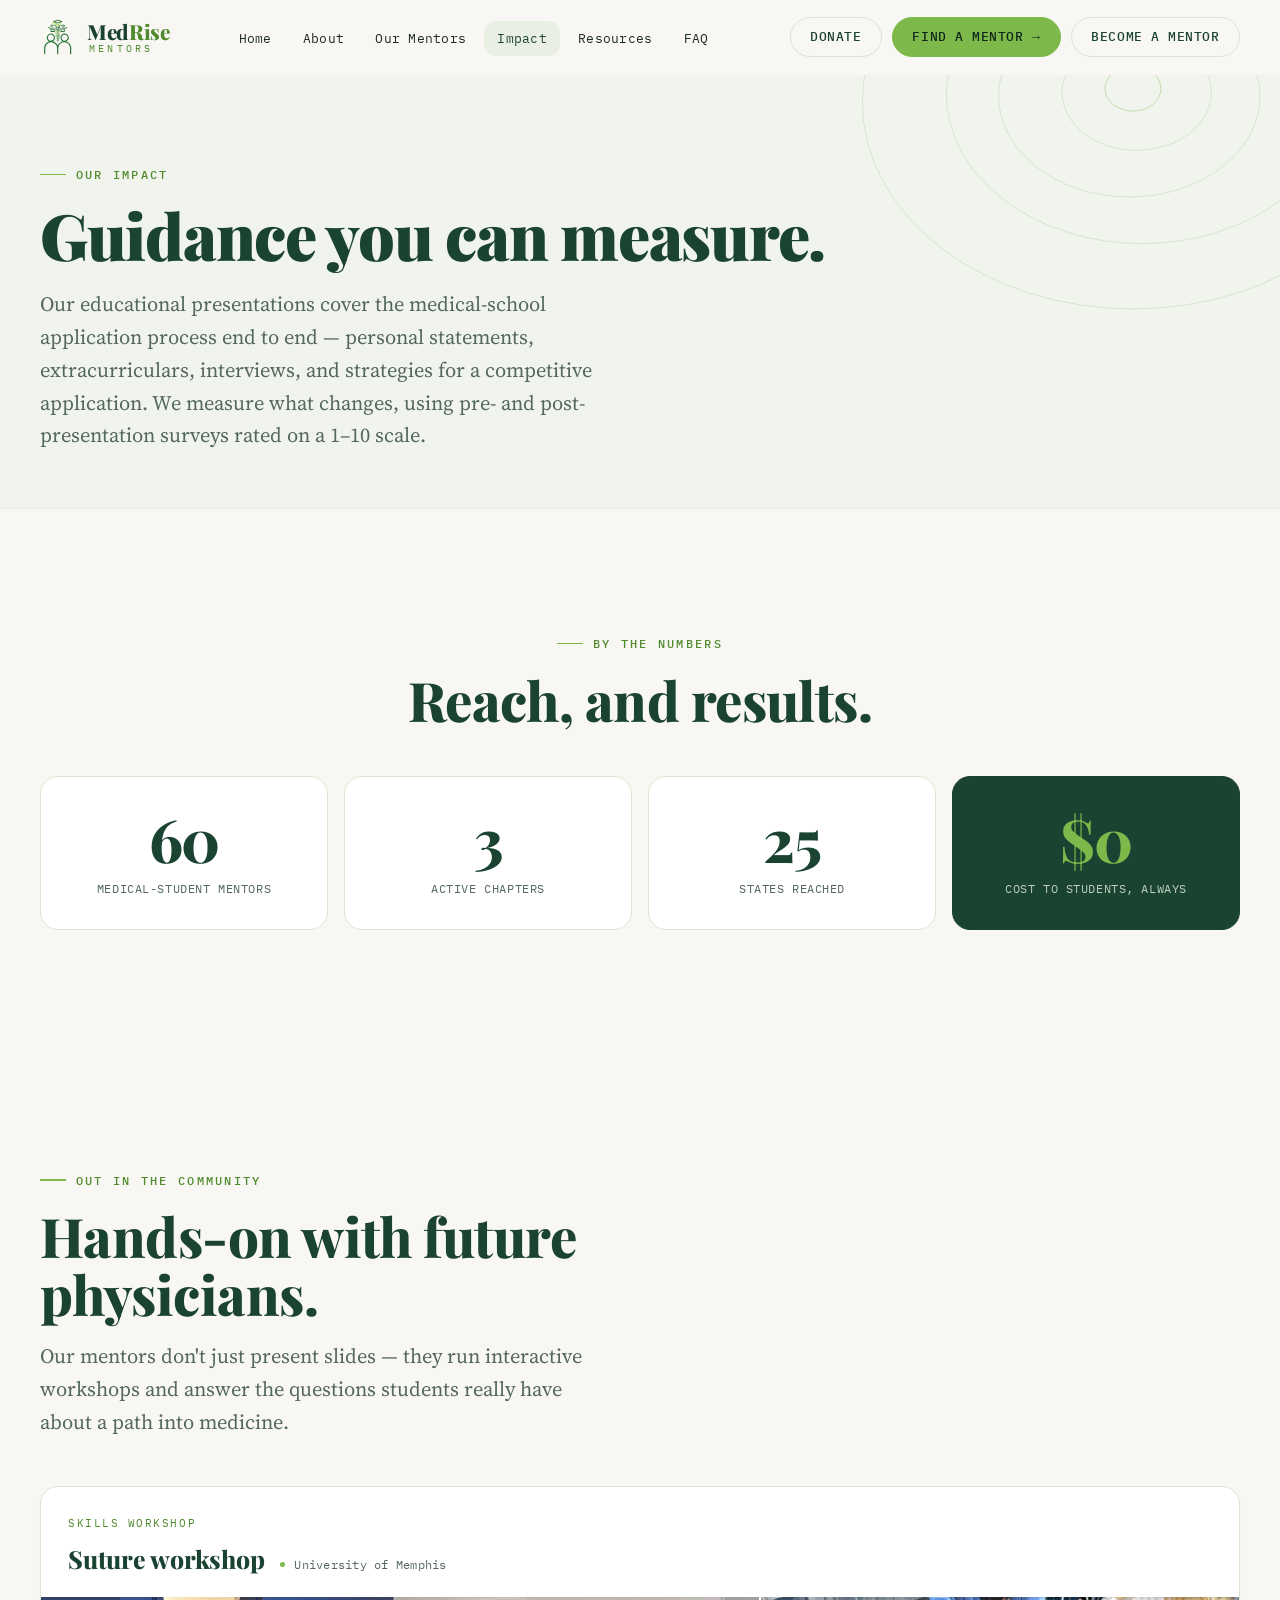
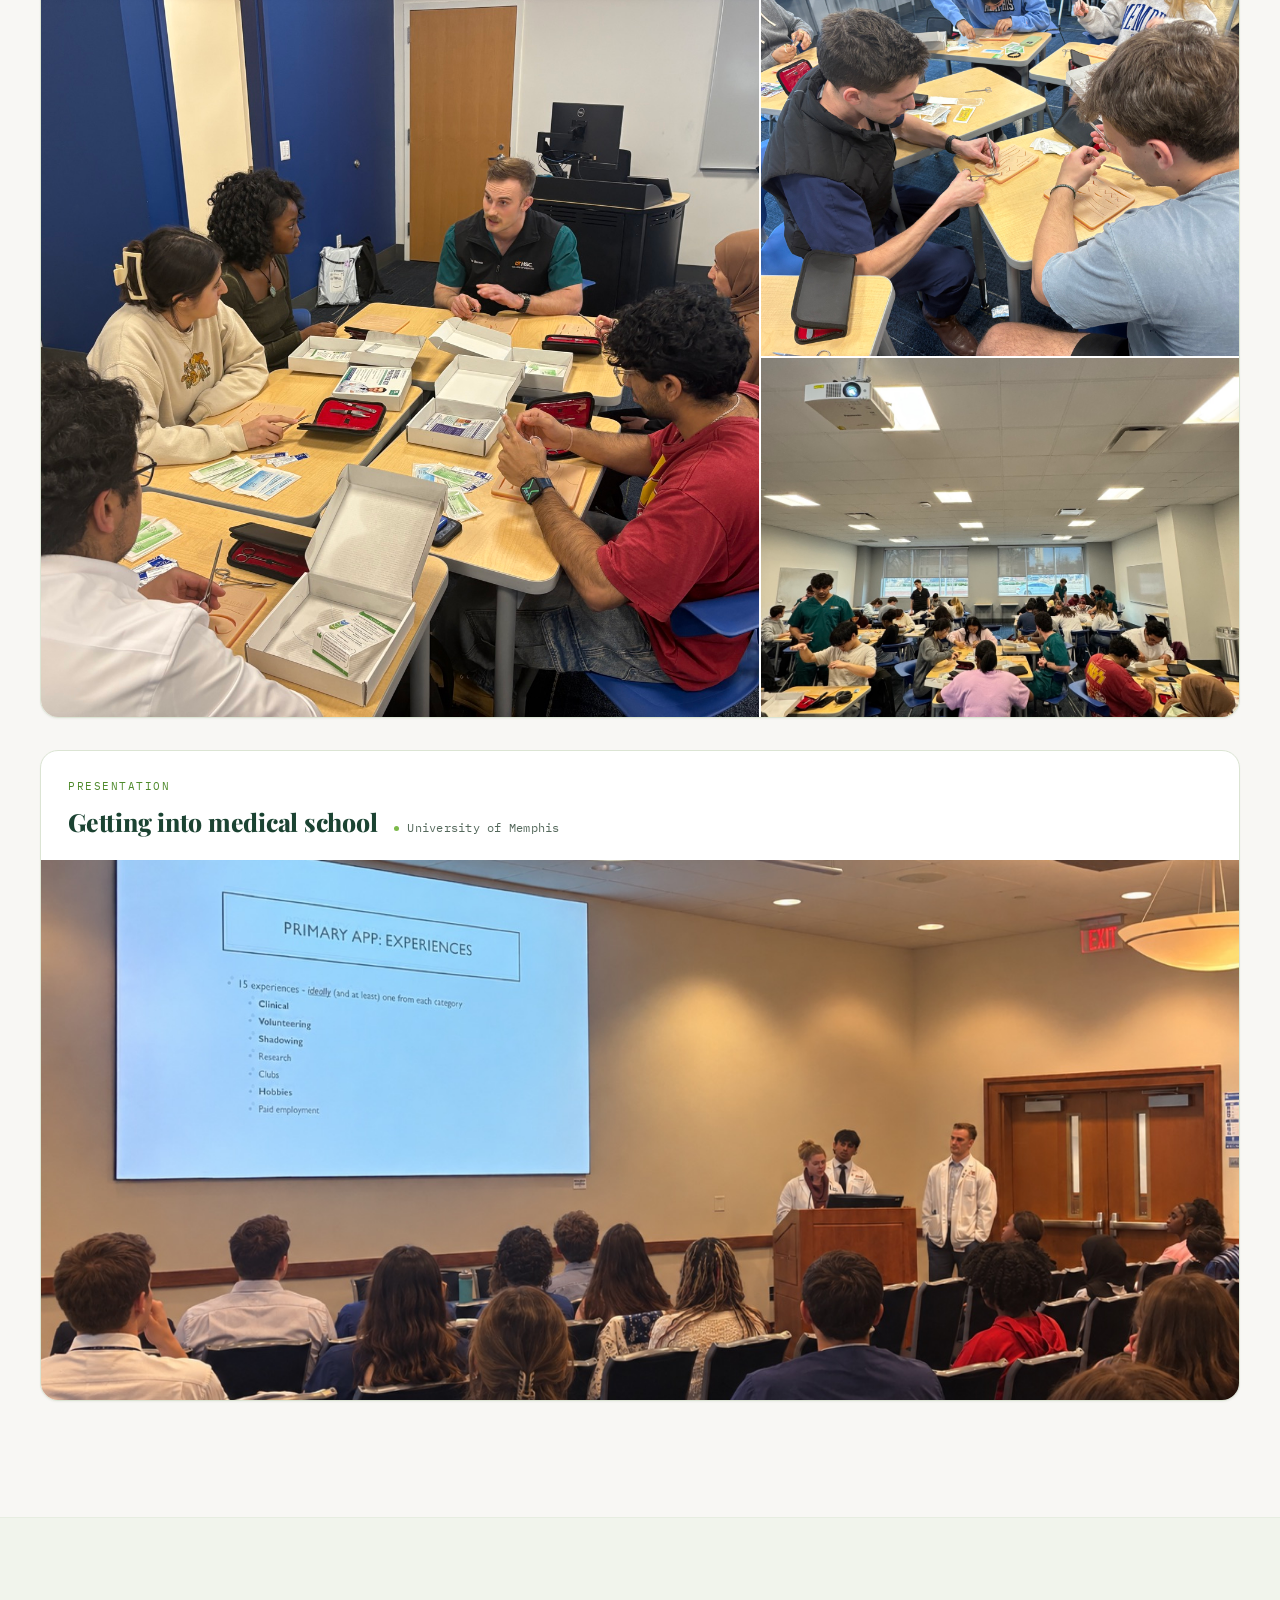
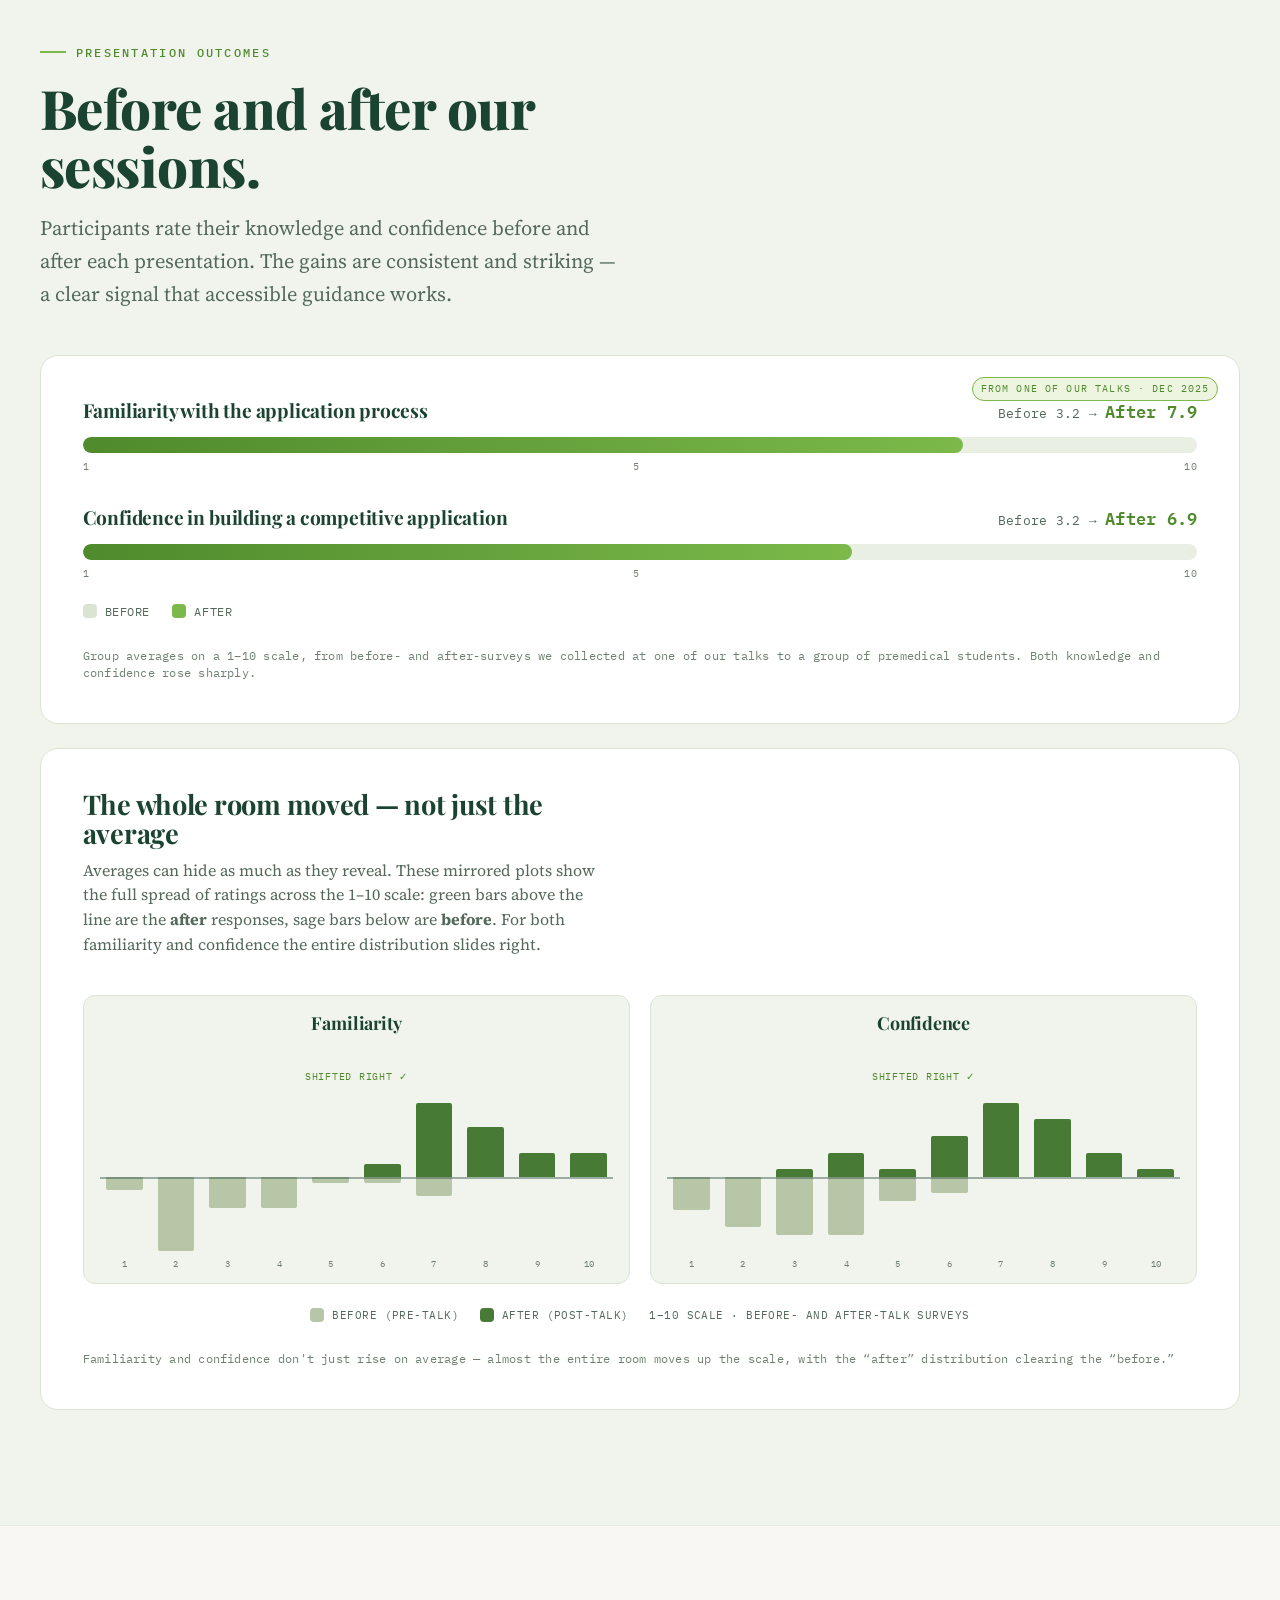
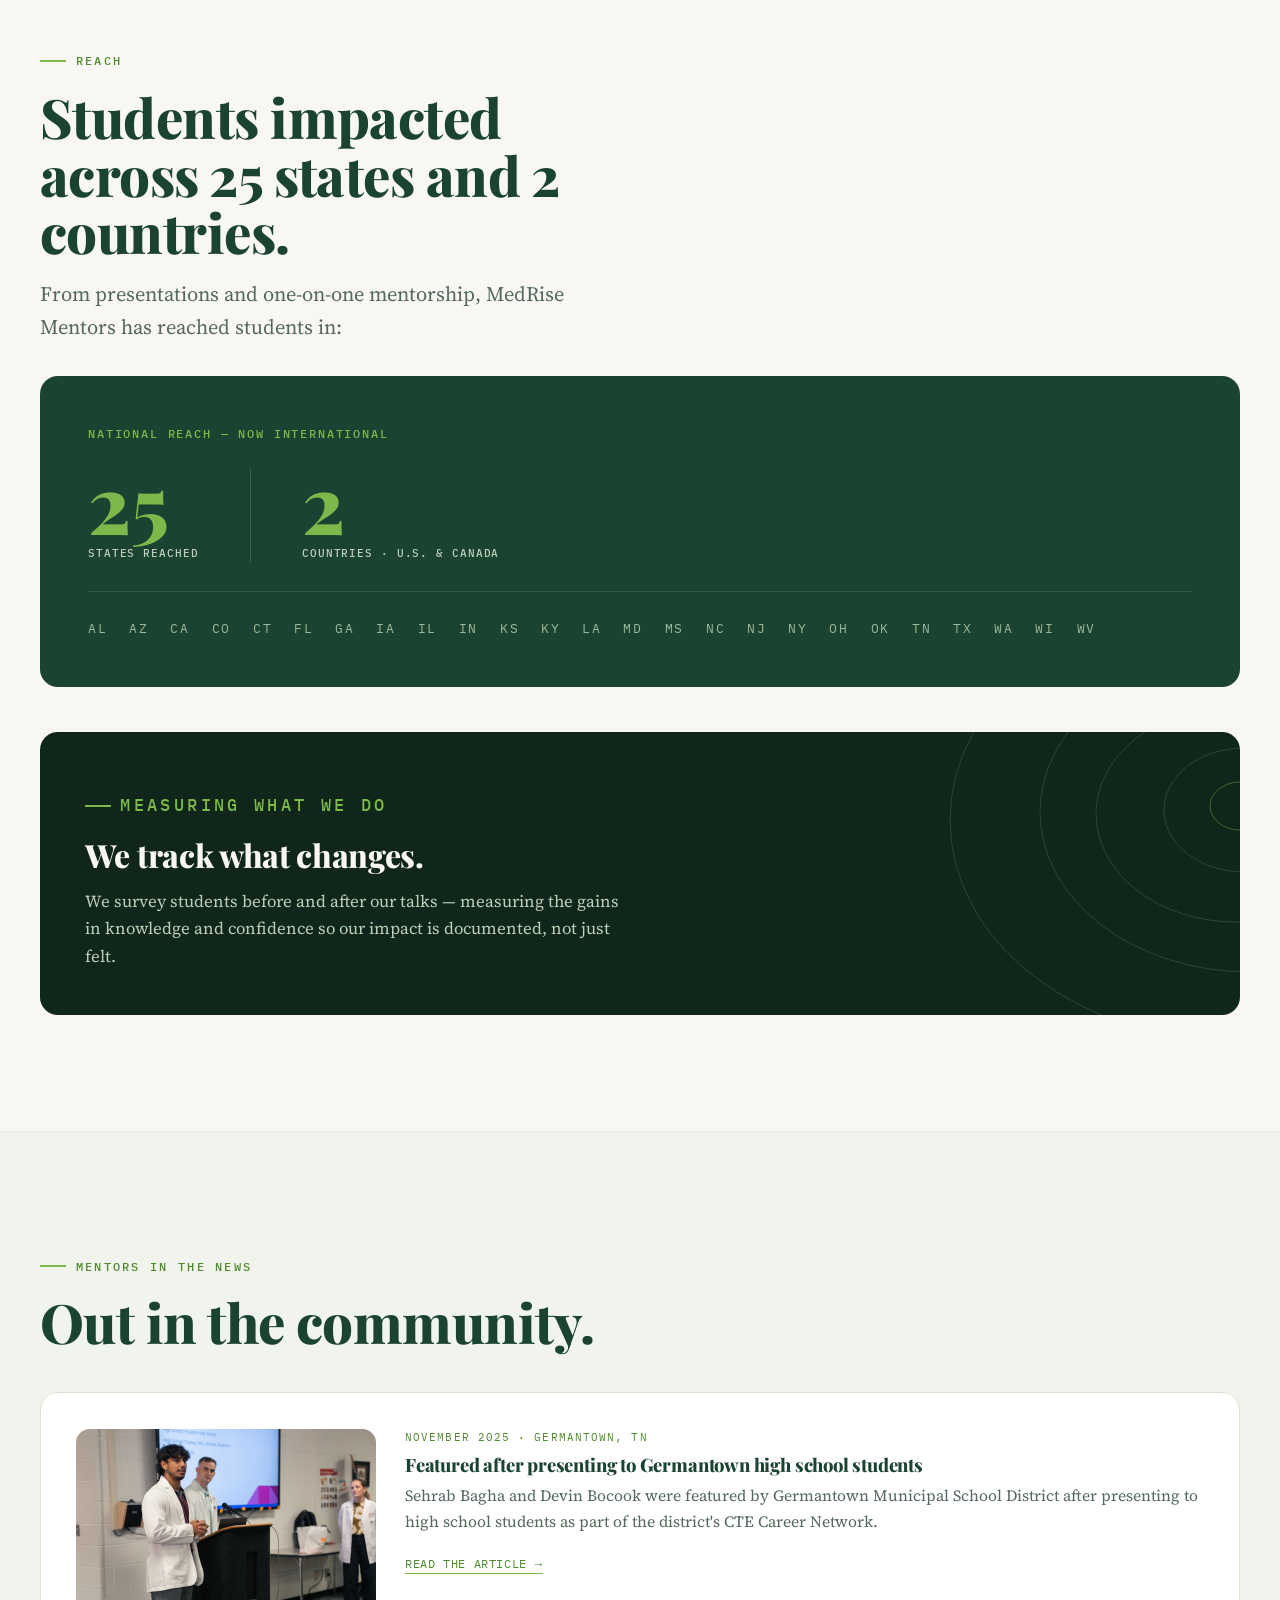
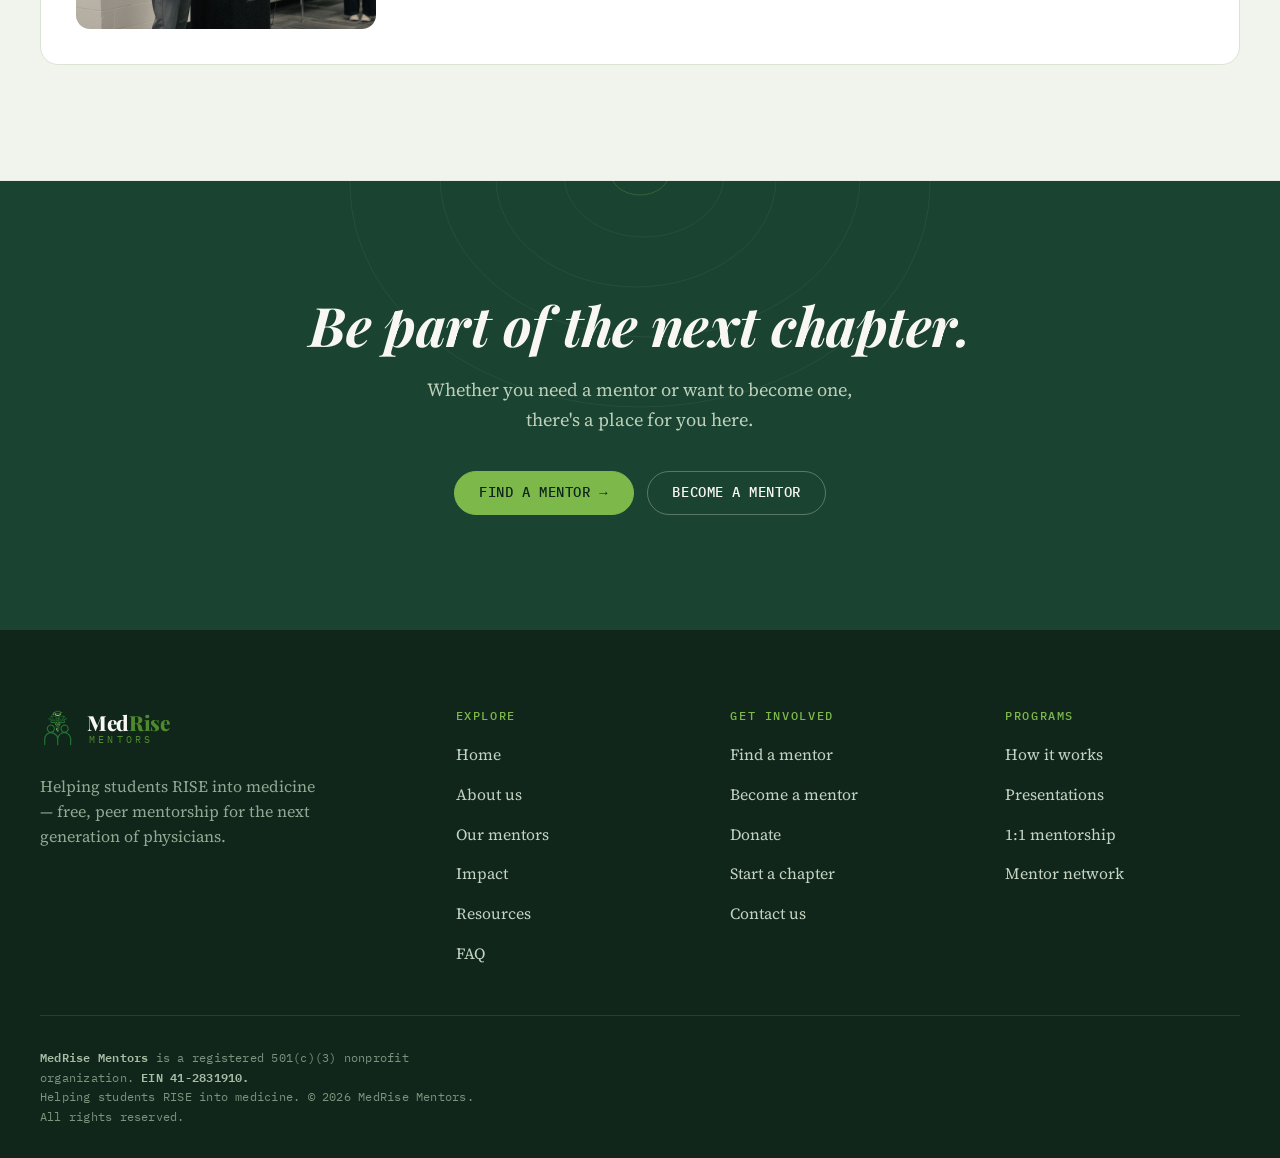
<file: impact.html>
<!DOCTYPE html>
<html lang="en" class="no-js">
<head>
<!-- Google tag (gtag.js) -->
<script async src="https://www.googletagmanager.com/gtag/js?id=G-FRKZXPWT01"></script>
<script>
  window.dataLayer = window.dataLayer || [];
  function gtag(){dataLayer.push(arguments);}
  gtag('js', new Date());

  gtag('config', 'G-FRKZXPWT01');
</script>
<meta charset="UTF-8">
<meta name="viewport" content="width=device-width, initial-scale=1.0">
<link rel="icon" href="/favicon-v2.svg" type="image/svg+xml">
<link rel="icon" href="/favicon-96x96-v2.png" sizes="96x96" type="image/png">
<link rel="icon" href="/favicon-32x32-v2.png" sizes="32x32" type="image/png">
<link rel="apple-touch-icon" href="/apple-touch-icon-v2.png">
<title>Impact — MedRise Mentors</title>
<meta name="description" content="Measurable gains in student knowledge and confidence from MedRise Mentors presentations and mentorship, reaching students across 25 states and 2 countries.">
<link rel="canonical" href="https://medrisementors.org/impact.html">
<meta property="og:type" content="website">
<meta property="og:site_name" content="MedRise Mentors">
<meta property="og:title" content="Impact — MedRise Mentors">
<meta property="og:description" content="Measurable gains in student knowledge and confidence from MedRise Mentors presentations and mentorship, reaching students across 25 states and 2 countries.">
<meta property="og:url" content="https://medrisementors.org/impact.html">
<meta property="og:locale" content="en_US">
<meta name="twitter:card" content="summary">
<meta name="twitter:title" content="Impact — MedRise Mentors">
<meta name="twitter:description" content="Measurable gains in student knowledge and confidence from MedRise Mentors presentations and mentorship, reaching students across 25 states and 2 countries.">
<script type="application/ld+json">
{"@context":"https://schema.org","@type":"NGO","name":"MedRise Mentors","legalName":"MEDRISE MENTORS","taxID":"41-2831910","url":"https://medrisementors.org/","logo":"https://medrisementors.org/assets/logo.png","description":"MedRise Mentors is a 501(c)(3) nonprofit pairing premed students with medical-student mentors through free presentations and one-on-one mentorship.","email":"medrmentors@gmail.com","nonprofitStatus":"https://schema.org/Nonprofit501c3","areaServed":"US"}
</script>

<script>document.documentElement.classList.remove('no-js');document.documentElement.classList.add('js');</script>
<link rel="preload" as="font" type="font/woff2" href="/assets/fonts/playfair-normal-latin.woff2" crossorigin><link rel="preload" as="font" type="font/woff2" href="/assets/fonts/sourceserif-normal-latin.woff2" crossorigin><style>@font-face{font-family:'Playfair Display';font-style:normal;font-weight:500 900;font-display:swap;src:url(/assets/fonts/playfair-normal-latin.woff2) format('woff2');unicode-range:U+0000-00FF,U+0131,U+0152-0153,U+02BB-02BC,U+02C6,U+02DA,U+02DC,U+0304,U+0308,U+0329,U+2000-206F,U+2074,U+20AC,U+2122,U+2191,U+2193,U+2212,U+2215,U+FEFF,U+FFFD}@font-face{font-family:'Playfair Display';font-style:normal;font-weight:500 900;font-display:swap;src:url(/assets/fonts/playfair-normal-latin-ext.woff2) format('woff2');unicode-range:U+0100-02BA,U+02BD-02C5,U+02C7-02CC,U+02CE-02D7,U+02DD-02FF,U+0304,U+0308,U+0329,U+1D00-1DBF,U+1E00-1E9F,U+1EF2-1EFF,U+2020,U+20A0-20AB,U+20AD-20C0,U+2113,U+2C60-2C7F,U+A720-A7FF}@font-face{font-family:'Playfair Display';font-style:italic;font-weight:500 700;font-display:swap;src:url(/assets/fonts/playfair-italic-latin.woff2) format('woff2');unicode-range:U+0000-00FF,U+0131,U+0152-0153,U+02BB-02BC,U+02C6,U+02DA,U+02DC,U+0304,U+0308,U+0329,U+2000-206F,U+2074,U+20AC,U+2122,U+2191,U+2193,U+2212,U+2215,U+FEFF,U+FFFD}@font-face{font-family:'Playfair Display';font-style:italic;font-weight:500 700;font-display:swap;src:url(/assets/fonts/playfair-italic-latin-ext.woff2) format('woff2');unicode-range:U+0100-02BA,U+02BD-02C5,U+02C7-02CC,U+02CE-02D7,U+02DD-02FF,U+0304,U+0308,U+0329,U+1D00-1DBF,U+1E00-1E9F,U+1EF2-1EFF,U+2020,U+20A0-20AB,U+20AD-20C0,U+2113,U+2C60-2C7F,U+A720-A7FF}@font-face{font-family:'Source Serif 4';font-style:normal;font-weight:300 700;font-display:swap;src:url(/assets/fonts/sourceserif-normal-latin.woff2) format('woff2');unicode-range:U+0000-00FF,U+0131,U+0152-0153,U+02BB-02BC,U+02C6,U+02DA,U+02DC,U+0304,U+0308,U+0329,U+2000-206F,U+2074,U+20AC,U+2122,U+2191,U+2193,U+2212,U+2215,U+FEFF,U+FFFD}@font-face{font-family:'Source Serif 4';font-style:normal;font-weight:300 700;font-display:swap;src:url(/assets/fonts/sourceserif-normal-latin-ext.woff2) format('woff2');unicode-range:U+0100-02BA,U+02BD-02C5,U+02C7-02CC,U+02CE-02D7,U+02DD-02FF,U+0304,U+0308,U+0329,U+1D00-1DBF,U+1E00-1E9F,U+1EF2-1EFF,U+2020,U+20A0-20AB,U+20AD-20C0,U+2113,U+2C60-2C7F,U+A720-A7FF}@font-face{font-family:'Source Serif 4';font-style:italic;font-weight:400;font-display:swap;src:url(/assets/fonts/sourceserif-italic-latin.woff2) format('woff2');unicode-range:U+0000-00FF,U+0131,U+0152-0153,U+02BB-02BC,U+02C6,U+02DA,U+02DC,U+0304,U+0308,U+0329,U+2000-206F,U+2074,U+20AC,U+2122,U+2191,U+2193,U+2212,U+2215,U+FEFF,U+FFFD}@font-face{font-family:'Source Serif 4';font-style:italic;font-weight:400;font-display:swap;src:url(/assets/fonts/sourceserif-italic-latin-ext.woff2) format('woff2');unicode-range:U+0100-02BA,U+02BD-02C5,U+02C7-02CC,U+02CE-02D7,U+02DD-02FF,U+0304,U+0308,U+0329,U+1D00-1DBF,U+1E00-1E9F,U+1EF2-1EFF,U+2020,U+20A0-20AB,U+20AD-20C0,U+2113,U+2C60-2C7F,U+A720-A7FF}@font-face{font-family:'IBM Plex Mono';font-style:normal;font-weight:400;font-display:swap;src:url(/assets/fonts/ibmplexmono-400-normal-latin.woff2) format('woff2');unicode-range:U+0000-00FF,U+0131,U+0152-0153,U+02BB-02BC,U+02C6,U+02DA,U+02DC,U+0304,U+0308,U+0329,U+2000-206F,U+2074,U+20AC,U+2122,U+2191,U+2193,U+2212,U+2215,U+FEFF,U+FFFD}@font-face{font-family:'IBM Plex Mono';font-style:normal;font-weight:400;font-display:swap;src:url(/assets/fonts/ibmplexmono-400-normal-latin-ext.woff2) format('woff2');unicode-range:U+0100-02BA,U+02BD-02C5,U+02C7-02CC,U+02CE-02D7,U+02DD-02FF,U+0304,U+0308,U+0329,U+1D00-1DBF,U+1E00-1E9F,U+1EF2-1EFF,U+2020,U+20A0-20AB,U+20AD-20C0,U+2113,U+2C60-2C7F,U+A720-A7FF}@font-face{font-family:'IBM Plex Mono';font-style:normal;font-weight:500;font-display:swap;src:url(/assets/fonts/ibmplexmono-500-normal-latin.woff2) format('woff2');unicode-range:U+0000-00FF,U+0131,U+0152-0153,U+02BB-02BC,U+02C6,U+02DA,U+02DC,U+0304,U+0308,U+0329,U+2000-206F,U+2074,U+20AC,U+2122,U+2191,U+2193,U+2212,U+2215,U+FEFF,U+FFFD}@font-face{font-family:'IBM Plex Mono';font-style:normal;font-weight:500;font-display:swap;src:url(/assets/fonts/ibmplexmono-500-normal-latin-ext.woff2) format('woff2');unicode-range:U+0100-02BA,U+02BD-02C5,U+02C7-02CC,U+02CE-02D7,U+02DD-02FF,U+0304,U+0308,U+0329,U+1D00-1DBF,U+1E00-1E9F,U+1EF2-1EFF,U+2020,U+20A0-20AB,U+20AD-20C0,U+2113,U+2C60-2C7F,U+A720-A7FF}@font-face{font-family:'IBM Plex Mono';font-style:normal;font-weight:600;font-display:swap;src:url(/assets/fonts/ibmplexmono-600-normal-latin.woff2) format('woff2');unicode-range:U+0000-00FF,U+0131,U+0152-0153,U+02BB-02BC,U+02C6,U+02DA,U+02DC,U+0304,U+0308,U+0329,U+2000-206F,U+2074,U+20AC,U+2122,U+2191,U+2193,U+2212,U+2215,U+FEFF,U+FFFD}@font-face{font-family:'IBM Plex Mono';font-style:normal;font-weight:600;font-display:swap;src:url(/assets/fonts/ibmplexmono-600-normal-latin-ext.woff2) format('woff2');unicode-range:U+0100-02BA,U+02BD-02C5,U+02C7-02CC,U+02CE-02D7,U+02DD-02FF,U+0304,U+0308,U+0329,U+1D00-1DBF,U+1E00-1E9F,U+1EF2-1EFF,U+2020,U+20A0-20AB,U+20AD-20C0,U+2113,U+2C60-2C7F,U+A720-A7FF}</style>
<style>
:root{
  --paper:#f8f7f4;--paper-card:#ffffff;--sage:#e9efe3;--sage-2:#f1f4ec;
  --line:#dbe4d3;--line-soft:#e7ede1;
  --forest:#1b4332;--forest-2:#245239;--forest-deep:#10261b;
  --ink:#1c2a22;--muted:#54685b;--muted-2:#6f8071;
  --lime:#7cb94a;--lime-deep:#4f8a2c;--lime-wash:#edf4e0;
  --r:18px;--r-sm:12px;--r-pill:999px;
  --sh-1:0 1px 2px rgba(16,38,27,.05);
  --sh-2:0 2px 8px rgba(16,38,27,.05),0 14px 40px rgba(16,38,27,.06);
  --maxw:1200px;--ease:cubic-bezier(.2,.7,.2,1);
}
*,*::before,*::after{box-sizing:border-box}
html{-webkit-text-size-adjust:100%}
@media (prefers-reduced-motion:no-preference){html{scroll-behavior:smooth}}
body{margin:0;background:var(--paper);color:var(--ink);font-family:"Source Serif 4",Georgia,serif;
  font-size:1.08rem;line-height:1.65;font-optical-sizing:auto;-webkit-font-smoothing:antialiased;text-rendering:optimizeLegibility}
img{max-width:100%;display:block}
a{color:inherit;text-decoration:none}
::selection{background:var(--lime);color:var(--forest-deep)}
h1,h2,h3,h4{font-family:"Playfair Display",Georgia,serif;color:var(--forest);line-height:1.06;margin:0;font-weight:800;letter-spacing:-.01em}
p{margin:0}
:where(section,footer)[id]{scroll-margin-top:88px}

.wrap{width:min(var(--maxw),100% - 2.5rem);margin-inline:auto}
.section{padding-block:clamp(4.5rem,9vw,7.5rem);position:relative}
.eyebrow{font-family:"IBM Plex Mono",monospace;font-size:.72rem;letter-spacing:.2em;text-transform:uppercase;
  color:var(--lime-deep);font-weight:500;display:inline-flex;align-items:center;gap:.6rem;margin:0 0 1.1rem}
.eyebrow::before{content:"";width:26px;height:1.5px;background:var(--lime);display:inline-block}
.eyebrow.center{justify-content:center}
.h-lg{font-size:clamp(2rem,4.4vw,3.4rem)}
.lede{font-size:clamp(1.1rem,1.6vw,1.32rem);color:var(--muted);max-width:60ch;line-height:1.6}
.center{text-align:center}
.section-head{max-width:64ch}
.section-head.center{margin-inline:auto}

.btn{--btnbg:var(--forest);--btnfg:#fff;--btnbd:var(--forest);display:inline-flex;align-items:center;gap:.55rem;
  font-family:"IBM Plex Mono",monospace;font-size:.82rem;font-weight:500;letter-spacing:.04em;text-transform:uppercase;
  padding:.92em 1.5em;border-radius:var(--r-pill);background:var(--btnbg);color:var(--btnfg);border:1.5px solid var(--btnbd);
  cursor:pointer;transition:transform .25s var(--ease),box-shadow .25s var(--ease),background .2s,color .2s,border-color .2s;line-height:1}
.btn:hover{transform:translateY(-2px);box-shadow:var(--sh-2)}
.btn:active{transform:translateY(0)}
.btn .arw{transition:transform .25s var(--ease)}
.btn:hover .arw{transform:translate(3px)}
.btn-primary{--btnbg:var(--lime);--btnfg:var(--forest-deep);--btnbd:var(--lime)}
.btn-primary:hover{--btnbg:#8ec95b}
.btn-ghost{--btnbg:transparent;--btnfg:var(--forest);--btnbd:var(--line)}
.btn-ghost:hover{--btnbd:var(--forest)}
.btn-on-dark{--btnbg:transparent;--btnfg:var(--paper);--btnbd:rgba(255,255,255,.28)}
.btn-on-dark:hover{--btnbd:var(--lime);--btnfg:var(--lime)}
.btn-lg{font-size:.86rem;padding:1.05em 1.8em}
:focus-visible{outline:2.5px solid var(--lime-deep);outline-offset:3px;border-radius:4px}

/* header */
.header{position:sticky;top:0;z-index:60;transition:background .3s,box-shadow .3s,border-color .3s;border-bottom:1px solid transparent}
.header.scrolled{background:rgba(248,247,244,.82);backdrop-filter:blur(12px) saturate(1.2);-webkit-backdrop-filter:blur(12px) saturate(1.2);border-bottom-color:var(--line)}
.nav{display:flex;align-items:center;justify-content:space-between;height:74px;gap:1.5rem}
.brand{display:inline-flex;align-items:center;gap:.7rem;flex-shrink:0}
.brand .mark{width:36px;height:36px;flex-shrink:0}
.brand-text{display:flex;flex-direction:column;line-height:1}
.brand .name{font-family:"Playfair Display",serif;font-weight:800;font-size:1.3rem;color:var(--forest);letter-spacing:-.02em}
.brand .name .nm-rise{color:var(--lime-deep)}
.brand .sub{font-family:"IBM Plex Mono",monospace;font-size:.6rem;letter-spacing:.34em;text-transform:uppercase;color:var(--lime-deep);margin-top:.15rem;padding-left:.1rem}
.nav-links{display:flex;align-items:center;gap:.25rem;list-style:none;margin:0;padding:0}
.nav-links a{font-family:"IBM Plex Mono",monospace;font-size:.8rem;letter-spacing:.02em;color:var(--ink);padding:.55rem .85rem;border-radius:var(--r-sm);transition:color .2s,background .2s}
.nav-links a:hover{color:var(--forest);background:var(--sage)}
.nav-links a.active{color:var(--forest);background:var(--sage)}
.nav-cta{display:flex;align-items:center;gap:.6rem}
.nav-toggle{display:none;width:44px;height:44px;border:1px solid var(--line);border-radius:var(--r-sm);background:var(--paper-card);cursor:pointer;padding:0;place-items:center}
.nav-toggle span,.nav-toggle span::before,.nav-toggle span::after{content:"";display:block;width:19px;height:2px;background:var(--forest);border-radius:2px;transition:transform .3s var(--ease),opacity .2s}
.nav-toggle span{position:relative}
.nav-toggle span::before{position:absolute;top:-6px}
.nav-toggle span::after{position:absolute;top:6px}
.nav-toggle[aria-expanded="true"] span{background:transparent}
.nav-toggle[aria-expanded="true"] span::before{transform:translateY(6px) rotate(45deg)}
.nav-toggle[aria-expanded="true"] span::after{transform:translateY(-6px) rotate(-45deg)}
@media (min-width:941px){.nav-links .btn{display:none}}
@media (max-width:940px){
  .nav-toggle{display:grid}
  .nav-cta .btn:not(.nav-toggle){display:none}
  .nav-links{position:absolute;top:74px;left:0;right:0;flex-direction:column;align-items:stretch;gap:.15rem;
    background:rgba(248,247,244,.98);backdrop-filter:blur(12px);border-bottom:1px solid var(--line);box-shadow:var(--sh-2);
    padding:.8rem max(1.25rem,calc((100vw - var(--maxw))/2 + 1.25rem)) 1.3rem;
    transform:translateY(-8px);opacity:0;pointer-events:none;transition:transform .3s var(--ease),opacity .25s}
  .nav-links.open{transform:none;opacity:1;pointer-events:auto}
  .nav-links a{padding:.85rem .6rem;font-size:.9rem;border-bottom:1px solid var(--line-soft)}
  .nav-links li:last-child a{border-bottom:0}
  .nav-links .btn{margin-top:.7rem;justify-content:center}
}

/* reveal */
.js .reveal{opacity:0;transform:translateY(22px);transition:opacity .7s var(--ease),transform .7s var(--ease)}
.js .reveal.in{opacity:1;transform:none}
.js .reveal[data-d="1"]{transition-delay:.08s}
.js .reveal[data-d="2"]{transition-delay:.16s}
.js .reveal[data-d="3"]{transition-delay:.24s}
.js .reveal[data-d="4"]{transition-delay:.32s}

/* contours */
.contours,.contours2{position:absolute;pointer-events:none}
.contours ellipse{fill:none;stroke:var(--forest);stroke-width:1.25;vector-effect:non-scaling-stroke;opacity:.16}
.contours .peak{stroke:var(--lime);opacity:.5;stroke-width:1.5}
@media (prefers-reduced-motion:no-preference){
  .js .contours ellipse{stroke-dasharray:1;stroke-dashoffset:1;animation:draw 1.6s var(--ease) forwards}
  .js .contours ellipse:nth-child(1){animation-delay:.15s}
  .js .contours ellipse:nth-child(2){animation-delay:.28s}
  .js .contours ellipse:nth-child(3){animation-delay:.41s}
  .js .contours ellipse:nth-child(4){animation-delay:.54s}
  .js .contours ellipse:nth-child(5){animation-delay:.67s}
  .js .contours ellipse:nth-child(6){animation-delay:.80s}
  .js .contours ellipse:nth-child(7){animation-delay:.93s}
  .js .contours ellipse:nth-child(8){animation-delay:1.06s}
}
@keyframes draw{to{stroke-dashoffset:0}}
.contours2 ellipse{fill:none;stroke:#3f6b52;stroke-width:1;vector-effect:non-scaling-stroke;opacity:.5}
.contours2 .peak{stroke:var(--lime);opacity:.45}

/* hero (home) */
.hero{position:relative;overflow:hidden;isolation:isolate;padding-block:clamp(3.5rem,8vw,6.5rem) clamp(3rem,6vw,4.5rem)}
.hero .contours{inset:0;z-index:-2;width:100%;height:100%}
.hero::after{content:"";position:absolute;inset:0;z-index:-1;background:radial-gradient(120% 90% at 12% 40%,var(--paper) 30%,rgba(248,247,244,.72) 55%,rgba(248,247,244,0) 78%)}
.hero-inner{max-width:56rem}
.hero h1{font-size:clamp(2.6rem,7vw,5.4rem);font-weight:900;letter-spacing:-.025em;max-width:18ch}
.hero h1 .ital{font-style:italic;font-weight:700;color:var(--lime-deep)}
.hero .sub{font-size:clamp(1.1rem,1.7vw,1.38rem);color:var(--muted);max-width:56ch;margin-top:1.6rem;line-height:1.55}
.hero-actions{display:flex;flex-wrap:wrap;gap:.8rem;margin-top:2.2rem}
.trust{margin-top:clamp(2.6rem,6vw,3.6rem);padding-top:1.5rem;border-top:1px solid var(--line);display:flex;flex-wrap:wrap;gap:.6rem 2.2rem;align-items:center;
  font-family:"IBM Plex Mono",monospace;font-size:.76rem;letter-spacing:.03em;color:var(--muted-2);text-transform:uppercase}
.trust b{color:var(--forest);font-weight:600}
.trust .dot{width:5px;height:5px;border-radius:50%;background:var(--lime);display:inline-block;margin-right:.7rem;vertical-align:middle}

/* page hero (subpages) */
.page-hero{position:relative;overflow:hidden;isolation:isolate;padding-block:clamp(3.5rem,7vw,5rem) clamp(2.5rem,5vw,3.5rem);background:var(--sage-2);border-bottom:1px solid var(--line-soft)}
.page-hero .contours2{right:-6%;top:-40%;width:min(560px,60%);z-index:0}
.page-hero .contours2 ellipse{stroke:#c3d2b8;opacity:.5}
.page-hero .contours2 .peak{stroke:var(--lime);opacity:.4}
.page-hero .wrap{position:relative;z-index:1}
.page-hero h1{font-size:clamp(2.3rem,5.2vw,4rem);font-weight:900;letter-spacing:-.02em;max-width:20ch}
.page-hero .lede{margin-top:1.2rem}

/* generic surfaces */
.tint{background:var(--sage-2);border-block:1px solid var(--line-soft)}
.mission-grid{display:grid;grid-template-columns:1fr;gap:clamp(2rem,5vw,4rem);align-items:start}
@media (min-width:880px){.mission-grid{grid-template-columns:1.05fr 1fr}}
.mission-body p+p{margin-top:1.15rem}
.mission-body p{color:var(--muted);font-size:1.12rem}
.mission-body strong{color:var(--forest);font-weight:600}
.pullnote{border-left:3px solid var(--lime);padding:.2rem 0 .2rem 1.4rem;margin-top:.4rem;font-family:"Playfair Display",serif;font-style:italic;
  font-size:clamp(1.3rem,2.4vw,1.9rem);color:var(--forest);line-height:1.28;font-weight:600;letter-spacing:-.01em}
.mini-stats{display:grid;grid-template-columns:1fr 1fr;gap:1px;background:var(--line);border:1px solid var(--line);border-radius:var(--r);overflow:hidden}
.mini-stats .cell{background:var(--paper-card);padding:1.6rem 1.4rem}
.mini-stats .num{font-family:"Playfair Display",serif;font-weight:800;font-size:clamp(1.9rem,3.6vw,2.6rem);color:var(--forest);line-height:1}
.mini-stats .lbl{font-family:"IBM Plex Mono",monospace;font-size:.72rem;letter-spacing:.06em;text-transform:uppercase;color:var(--muted);margin-top:.55rem;line-height:1.35}

/* what we do */
.do-grid{display:grid;grid-template-columns:repeat(auto-fit,minmax(250px,1fr));gap:1rem;margin-top:clamp(2.2rem,4.5vw,3rem)}
.feat{background:var(--paper-card);border:1px solid var(--line);border-radius:var(--r);padding:1.7rem;transition:transform .3s var(--ease),box-shadow .3s var(--ease),border-color .3s}
.feat:hover{transform:translateY(-4px);box-shadow:var(--sh-2)}
.feat .ico{width:46px;height:46px;border-radius:12px;background:var(--lime-wash);display:grid;place-items:center;margin-bottom:1.1rem;color:var(--forest)}
.feat .ico svg{width:23px;height:23px;stroke:currentColor;stroke-width:1.7;fill:none;stroke-linecap:round;stroke-linejoin:round}
.feat h3{font-size:1.2rem;margin-bottom:.45rem}
.feat p{color:var(--muted);font-size:1rem;line-height:1.55}
.feat .soon{font-family:"IBM Plex Mono",monospace;font-size:.6rem;letter-spacing:.1em;text-transform:uppercase;color:var(--lime-deep);background:var(--lime-wash);padding:.2em .6em;border-radius:var(--r-pill);margin-left:.5rem;white-space:nowrap}

/* steps */
.steps{position:relative;max-width:820px;margin-top:clamp(2.5rem,5vw,3.5rem)}
.steps::before{content:"";position:absolute;left:23px;top:14px;bottom:14px;width:2px;background:linear-gradient(var(--lime),var(--line))}
.step{position:relative;display:grid;grid-template-columns:48px 1fr;gap:clamp(1rem,3vw,1.8rem);padding-block:clamp(1.1rem,2.5vw,1.6rem)}
.step .node{width:48px;height:48px;border-radius:50%;background:var(--paper);border:2px solid var(--lime);display:grid;place-items:center;
  font-family:"IBM Plex Mono",monospace;font-weight:600;font-size:.85rem;color:var(--forest);position:relative;z-index:1;box-shadow:0 0 0 6px var(--paper)}
.step:last-child .node{background:var(--forest);border-color:var(--forest);color:var(--lime)}
.step h3{font-size:clamp(1.25rem,2.3vw,1.6rem);margin-bottom:.4rem}
.step p{color:var(--muted);max-width:52ch}

/* rise */
.rise{background:var(--forest-deep);color:var(--paper);position:relative;overflow:hidden;isolation:isolate}
.rise .contours2{right:-8%;top:-20%;width:min(680px,70%);z-index:-1}
.rise h2{color:var(--paper);font-size:clamp(1.9rem,4vw,3rem)}
.rise .eyebrow{color:var(--lime)}
.rise .lede{color:#b8c7b6}
.rise-grid{display:grid;grid-template-columns:repeat(auto-fit,minmax(230px,1fr));gap:1px;background:rgba(255,255,255,.09);border:1px solid rgba(255,255,255,.09);border-radius:var(--r);overflow:hidden;margin-top:clamp(2.2rem,5vw,3rem)}
.pillar{background:var(--forest-deep);padding:clamp(1.6rem,3vw,2.2rem);transition:background .3s}
.pillar:hover{background:#16311f}
.pillar .letter{font-family:"Playfair Display",serif;font-weight:900;font-size:3.4rem;color:var(--lime);line-height:.9;letter-spacing:-.02em}
.pillar .pname{font-family:"IBM Plex Mono",monospace;font-size:.76rem;letter-spacing:.16em;text-transform:uppercase;color:var(--paper);margin:.9rem 0 .55rem;font-weight:500}
.pillar p{color:#a9bda6;font-size:1rem;line-height:1.55}

/* stats */
.stats-grid{display:grid;grid-template-columns:repeat(auto-fit,minmax(190px,1fr));gap:1rem;margin-top:clamp(2rem,4vw,3rem)}
.stat{background:var(--paper-card);border:1px solid var(--line);border-radius:var(--r);padding:2rem 1.6rem;text-align:center}
.stat .big{font-family:"Playfair Display",serif;font-weight:800;font-size:clamp(2.6rem,6vw,3.7rem);color:var(--forest);line-height:1;letter-spacing:-.02em}
.stat .lbl{font-family:"IBM Plex Mono",monospace;font-size:.72rem;letter-spacing:.05em;text-transform:uppercase;color:var(--muted);margin-top:.8rem;line-height:1.4}
.stat.goal{background:var(--forest);border-color:var(--forest)}
.stat.goal .big{color:var(--lime)}
.stat.goal .lbl{color:#bcd0ba}

/* chapters + states */
.chap-grid{display:grid;grid-template-columns:repeat(auto-fit,minmax(230px,1fr));gap:1rem;margin-top:clamp(2.2rem,4.5vw,3rem)}
.chap{position:relative;overflow:hidden;background:var(--paper-card);border:1px solid var(--line);border-radius:var(--r);padding:1.8rem;transition:transform .3s var(--ease),box-shadow .3s var(--ease)}
.chap:hover{transform:translateY(-4px);box-shadow:var(--sh-2)}
.chap .term{font-family:"IBM Plex Mono",monospace;font-size:.66rem;letter-spacing:.1em;text-transform:uppercase;color:var(--forest);background:var(--lime-wash);border:1px solid var(--lime);border-radius:var(--r-pill);padding:.3em .8em;display:inline-block;margin-bottom:1.1rem}
.chap h3{font-size:1.25rem;line-height:1.15;margin-bottom:.35rem}
.chap .loc{font-family:"IBM Plex Mono",monospace;font-size:.76rem;color:var(--muted);letter-spacing:.02em}
.chap.next{background:var(--sage);border-style:dashed;display:flex;flex-direction:column;justify-content:center}
.chap .pin{position:absolute;right:1.3rem;top:1.5rem;width:24px;height:24px;color:var(--lime);opacity:.55}
.chap .pin svg{width:100%;height:100%;stroke:currentColor;fill:none;stroke-width:1.6}
.states-band{margin-top:1.5rem;background:var(--forest);border-radius:var(--r);padding:clamp(2rem,4.5vw,3rem)}
.reach-kicker{font-family:"IBM Plex Mono",monospace;font-size:.72rem;letter-spacing:.16em;text-transform:uppercase;color:var(--lime);font-weight:500;margin:0 0 1.6rem}
.reach-stats{display:flex;align-items:center;gap:clamp(1.6rem,5vw,3.2rem)}
.reach-stat b{font-family:"Playfair Display",serif;font-weight:800;font-size:clamp(3.2rem,7vw,5rem);color:var(--lime);line-height:.82;display:block}
.reach-stat span{font-family:"IBM Plex Mono",monospace;font-size:.7rem;letter-spacing:.08em;text-transform:uppercase;color:#bcd0ba;font-weight:500;margin-top:.6rem;display:block}
.reach-sep{width:1px;align-self:stretch;background:rgba(255,255,255,.16)}
.reach-states{display:flex;flex-wrap:wrap;gap:.7rem 1.35rem;font-family:"IBM Plex Mono",monospace;font-size:.8rem;letter-spacing:.14em;color:#9db89a;margin:1.8rem 0 0;padding-top:1.6rem;border-top:1px solid rgba(255,255,255,.1)}

/* team teaser */
.teaser{display:grid;grid-template-columns:1fr;gap:clamp(1.6rem,4vw,2.6rem);align-items:center}
@media (min-width:820px){.teaser{grid-template-columns:1fr 1fr}}
.teaser h2{font-size:clamp(1.9rem,4vw,3rem)}
.teaser p{color:var(--muted);font-size:1.1rem;margin-top:1.1rem;max-width:52ch}
.avatar-row{display:flex;flex-wrap:wrap;gap:1rem}
.mini-person{display:flex;flex-direction:column;align-items:center;gap:.55rem;width:92px;text-align:center}
.mini-av{width:64px;height:64px;border-radius:50%;display:grid;place-items:center;color:#fff;font-family:"Playfair Display",serif;font-weight:700;font-size:1.2rem;box-shadow:var(--sh-1)}
.mini-person .mn{font-family:"IBM Plex Mono",monospace;font-size:.66rem;letter-spacing:.02em;color:var(--muted);line-height:1.3}

/* leaders */
.leaders-grid{display:grid;grid-template-columns:repeat(auto-fit,minmax(300px,1fr));gap:1.1rem;margin-top:clamp(2.2rem,4.5vw,3rem)}
.leader{background:var(--paper-card);border:1px solid var(--line);border-radius:var(--r);padding:1.8rem;display:flex;gap:1.3rem;align-items:flex-start;transition:transform .3s var(--ease),box-shadow .3s var(--ease)}
.leader:hover{transform:translateY(-3px);box-shadow:var(--sh-2)}
.l-avatar{width:74px;height:74px;flex-shrink:0;border-radius:16px;display:grid;place-items:center;color:#fff;font-family:"Playfair Display",serif;font-weight:700;font-size:1.5rem;box-shadow:var(--sh-1)}
.l-role{font-family:"IBM Plex Mono",monospace;font-size:.68rem;letter-spacing:.14em;text-transform:uppercase;color:var(--lime-deep);margin-bottom:.35rem}
.leader h3{font-size:1.32rem;margin-bottom:.2rem}
.l-school{font-family:"IBM Plex Mono",monospace;font-size:.74rem;color:var(--muted-2);margin-bottom:.7rem;letter-spacing:.01em}
.leader p{color:var(--muted);font-size:.99rem;line-height:1.55}
.coord-wrap{margin-top:clamp(2rem,4vw,2.6rem)}

/* timeline */
.timeline{position:relative;max-width:760px;margin-top:clamp(2rem,4vw,2.8rem);padding-left:8px}
.timeline::before{content:"";position:absolute;left:7px;top:8px;bottom:8px;width:2px;background:linear-gradient(var(--lime),var(--line))}
.tl-item{position:relative;padding:0 0 1.6rem 2.2rem}
.tl-item::before{content:"";position:absolute;left:0;top:6px;width:16px;height:16px;border-radius:50%;background:var(--paper);border:3px solid var(--lime);box-shadow:0 0 0 5px var(--paper)}
.tl-year{font-family:"IBM Plex Mono",monospace;font-size:.72rem;letter-spacing:.1em;text-transform:uppercase;color:var(--lime-deep);margin-bottom:.25rem}
.tl-item h3{font-size:1.15rem;margin-bottom:.25rem}
.tl-item p{color:var(--muted);font-size:1rem}

/* mentors */
.mentor-tools{display:flex;flex-wrap:wrap;gap:1rem;align-items:center;justify-content:space-between;margin-top:clamp(1.8rem,4vw,2.6rem)}
.mentor-search{position:relative;flex:1;min-width:240px;max-width:420px}
.mentor-search input{width:100%;font-family:"Source Serif 4",serif;font-size:1rem;color:var(--ink);background:var(--paper-card);
  border:1.5px solid var(--line);border-radius:var(--r-pill);padding:.85em 1.1em .85em 2.7em;transition:border-color .2s,box-shadow .2s}
.mentor-search input:focus{outline:none;border-color:var(--lime);box-shadow:0 0 0 4px var(--lime-wash)}
.mentor-search svg{position:absolute;left:1rem;top:50%;transform:translateY(-50%);width:18px;height:18px;stroke:var(--muted-2);fill:none;stroke-width:2}
.mentor-count{font-family:"IBM Plex Mono",monospace;font-size:.78rem;letter-spacing:.04em;text-transform:uppercase;color:var(--muted)}
.mentor-grid{display:grid;grid-template-columns:repeat(auto-fill,minmax(210px,1fr));gap:.9rem;margin-top:1.6rem}
.mentor{background:var(--paper-card);border:1px solid var(--line);border-radius:var(--r-sm);padding:1.3rem;text-align:center;transition:transform .25s var(--ease),box-shadow .25s var(--ease),border-color .2s}
.mentor:hover{transform:translateY(-3px);box-shadow:var(--sh-2)}
.m-avatar{width:60px;height:60px;border-radius:50%;margin:0 auto .85rem;display:grid;place-items:center;color:#fff;font-family:"Playfair Display",serif;font-weight:700;font-size:1.2rem}
.m-name{font-family:"Playfair Display",serif;font-weight:700;font-size:1.08rem;color:var(--forest);line-height:1.15}
.m-school{font-family:"IBM Plex Mono",monospace;font-size:.68rem;letter-spacing:.01em;color:var(--forest-2);margin-top:.45rem;line-height:1.3}
.m-home{font-size:.85rem;color:var(--muted-2);margin-top:.3rem}
.no-results{grid-column:1/-1;text-align:center;color:var(--muted);font-style:italic;padding:2rem}

/* before/after */
.ba-wrap{background:var(--paper-card);border:1px solid var(--line);border-radius:var(--r);padding:clamp(1.8rem,4vw,2.6rem);margin-top:clamp(2rem,4vw,2.8rem);position:relative}
.ba-badge{position:absolute;top:1.3rem;right:1.3rem;font-family:"IBM Plex Mono",monospace;font-size:.6rem;letter-spacing:.12em;text-transform:uppercase;color:var(--lime-deep);background:var(--lime-wash);border:1px solid var(--lime);border-radius:var(--r-pill);padding:.35em .8em}
.ba-metric+.ba-metric{margin-top:1.8rem}
.ba-top{display:flex;justify-content:space-between;align-items:baseline;margin-bottom:.7rem;gap:1rem}
.ba-top h4{font-family:"Playfair Display",serif;font-size:1.2rem;font-weight:700;color:var(--forest)}
.ba-vals{font-family:"IBM Plex Mono",monospace;font-size:.82rem;color:var(--muted);letter-spacing:.02em}
.ba-vals b{color:var(--lime-deep);font-size:1.05rem}
.ba-track{height:16px;background:var(--sage);border-radius:var(--r-pill);position:relative;overflow:hidden}
.ba-pre{position:absolute;left:0;top:0;bottom:0;background:var(--line);border-radius:var(--r-pill)}
.ba-post{position:absolute;left:0;top:0;bottom:0;background:linear-gradient(90deg,var(--lime-deep),var(--lime));border-radius:var(--r-pill);transition:width 1.2s var(--ease)}
.ba-scale{display:flex;justify-content:space-between;font-family:"IBM Plex Mono",monospace;font-size:.64rem;color:var(--muted-2);margin-top:.4rem;letter-spacing:.05em}
.ba-note{font-family:"IBM Plex Mono",monospace;font-size:.72rem;color:var(--muted-2);margin-top:1.6rem;letter-spacing:.02em;line-height:1.5}
/* distribution shift (response bands) */
.dist-title{font-size:clamp(1.3rem,2.4vw,1.7rem);font-weight:700;color:var(--forest);max-width:30ch}
.dist-sub{color:var(--muted);font-size:1rem;line-height:1.55;margin-top:.6rem;max-width:64ch}
/* mirrored distribution plots */
.mp-grid{display:grid;grid-template-columns:repeat(auto-fit,minmax(230px,1fr));gap:1.2rem;margin-top:clamp(1.8rem,4vw,2.4rem)}
.mp-panel{background:var(--sage-2);border:1px solid var(--line);border-radius:var(--r-sm);padding:1.1rem 1rem .7rem}
.mp-head{text-align:center;margin-bottom:.9rem}
.mp-head h4{font-family:"Playfair Display",serif;font-size:1.12rem;color:var(--forest);font-weight:700;line-height:1}
.mp-tag{display:inline-block;font-family:"IBM Plex Mono",monospace;font-size:.6rem;letter-spacing:.08em;text-transform:uppercase;margin-top:.4rem}
.mp-tag.ok{color:var(--lime-deep)}
.mp-tag.ns{color:var(--muted-2)}
.mp-plot{position:relative;display:flex;align-items:stretch;gap:2px;height:148px}
.mp-plot::before{content:"";position:absolute;left:0;right:0;top:50%;height:1.5px;background:var(--forest);opacity:.4}
.mp-col{flex:1;display:flex;flex-direction:column}
.mp-col .up{flex:1;display:flex;align-items:flex-end;justify-content:center}
.mp-col .down{flex:1;display:flex;align-items:flex-start;justify-content:center}
.mp-bar{width:74%;display:block}
.mp-bar.after{background:#467a35;border-radius:2px 2px 0 0}
.mp-bar.before{background:#b7c6a6;border-radius:0 0 2px 2px}
.mp-axis{display:flex;gap:2px;margin-top:.4rem}
.mp-axis span{flex:1;text-align:center;font-family:"IBM Plex Mono",monospace;font-size:.54rem;color:var(--muted-2)}
.mp-legend{display:flex;flex-wrap:wrap;justify-content:center;gap:1.3rem;margin-top:1.4rem}
.mp-legend span{display:flex;align-items:center;gap:.5rem;font-family:"IBM Plex Mono",monospace;font-size:.7rem;color:var(--muted);text-transform:uppercase;letter-spacing:.04em}
.mp-legend i{width:14px;height:14px;border-radius:4px;display:inline-block}
.mp-legend i.after{background:#467a35}
.mp-legend i.before{background:#b7c6a6}
.ba-legend{display:flex;gap:1.4rem;margin-top:1.2rem;flex-wrap:wrap}
.ba-legend span{display:flex;align-items:center;gap:.5rem;font-family:"IBM Plex Mono",monospace;font-size:.72rem;color:var(--muted);text-transform:uppercase;letter-spacing:.05em}
.ba-legend i{width:14px;height:14px;border-radius:4px;display:inline-block}

/* research callout */
.callout{background:var(--forest-deep);color:var(--paper);border-radius:var(--r);padding:clamp(1.8rem,4vw,2.8rem);margin-top:clamp(2rem,4vw,2.8rem);position:relative;overflow:hidden;isolation:isolate}
.callout .contours2{right:-10%;top:-30%;width:min(420px,55%);z-index:-1}
.callout .eyebrow{color:var(--lime)}
.callout h3{color:var(--paper);font-size:clamp(1.4rem,3vw,2rem);max-width:24ch}
.callout p{color:#bcd0ba;margin-top:1rem;max-width:60ch;font-size:1.05rem}

/* news */
.news-card{display:grid;grid-template-columns:1fr;gap:1.4rem;background:var(--paper-card);border:1px solid var(--line);border-radius:var(--r);padding:clamp(1.6rem,3.5vw,2.2rem);margin-top:clamp(2rem,4vw,2.6rem);align-items:center}
@media (min-width:640px){.news-card{grid-template-columns:minmax(0,300px) 1fr;gap:1.8rem;align-items:stretch}}
.news-photo{width:100%;height:100%;min-height:180px;aspect-ratio:3/2;object-fit:cover;border-radius:14px;display:block}
.news-meta{font-family:"IBM Plex Mono",monospace;font-size:.68rem;letter-spacing:.1em;text-transform:uppercase;color:var(--lime-deep);margin-bottom:.4rem}
.news-card h3{font-size:1.15rem;margin-bottom:.4rem;line-height:1.3}
.news-card p{color:var(--muted);font-size:.98rem;margin-bottom:.8rem}
.news-card a.readmore{font-family:"IBM Plex Mono",monospace;font-size:.78rem;color:var(--lime-deep);text-transform:uppercase;letter-spacing:.05em;border-bottom:1px solid var(--lime);padding-bottom:2px}

/* community events / photos */
.events{display:grid;gap:clamp(1.4rem,3.5vw,2rem);margin-top:clamp(2.2rem,4.5vw,3rem)}
.event{background:var(--paper-card);border:1px solid var(--line);border-radius:var(--r);overflow:hidden;box-shadow:var(--sh-1)}
.event-head{display:flex;flex-wrap:wrap;align-items:baseline;gap:.35rem 1rem;padding:clamp(1.3rem,3vw,1.7rem) clamp(1.3rem,3vw,1.7rem) 0}
.event-head .who{flex-basis:100%;font-family:"IBM Plex Mono",monospace;font-size:.68rem;letter-spacing:.14em;text-transform:uppercase;color:var(--lime-deep);margin-bottom:.5rem}
.event-head h3{font-size:clamp(1.22rem,2.4vw,1.55rem)}
.event-head .loc{font-family:"IBM Plex Mono",monospace;font-size:.78rem;color:var(--muted);letter-spacing:.02em}
.event-head .loc::before{content:"";display:inline-block;width:5px;height:5px;border-radius:50%;background:var(--lime);margin:0 .55rem .12rem 0;vertical-align:middle}
.event-shots{display:grid;gap:2px;margin-top:clamp(1.1rem,2.5vw,1.4rem)}
.event-shots.three{grid-template-columns:1fr}
@media(min-width:720px){
  .event-shots.three{grid-template-columns:1.5fr 1fr}
  .event-shots.three>img:first-child{grid-row:1 / span 2;aspect-ratio:auto;height:100%}
}
.event-shots img{width:100%;height:100%;object-fit:cover;aspect-ratio:4/3;display:block;background:var(--sage);min-height:0}
.event-shots.one img{aspect-ratio:16/9;max-height:540px}

/* get involved */
.paths{display:grid;grid-template-columns:repeat(auto-fit,minmax(270px,1fr));gap:1.1rem;margin-top:clamp(2.2rem,4.5vw,3rem)}
.path{display:flex;flex-direction:column;background:var(--paper-card);border:1px solid var(--line);border-radius:var(--r);padding:2rem;transition:transform .3s var(--ease),box-shadow .3s var(--ease)}
.path:hover{transform:translateY(-4px);box-shadow:var(--sh-2)}
.path.feature{background:var(--forest);border-color:var(--forest)}
.path .who{font-family:"IBM Plex Mono",monospace;font-size:.72rem;letter-spacing:.1em;text-transform:uppercase;color:var(--lime-deep);margin-bottom:.9rem}
.path.feature .who{color:var(--lime)}
.path h3{font-size:1.5rem;margin-bottom:.6rem}
.path.feature h3{color:var(--paper)}
.path p{color:var(--muted);font-size:1.03rem;flex-grow:1;margin-bottom:1.5rem}
.path.feature p{color:#bcd0ba}
.path .tag2{font-family:"IBM Plex Mono",monospace;font-size:.66rem;letter-spacing:.06em;text-transform:uppercase;color:var(--forest);background:var(--lime-wash);border-radius:var(--r-pill);padding:.3em .8em;align-self:flex-start;margin-bottom:1.1rem}
.path .under{margin-top:.9rem;font-family:"IBM Plex Mono",monospace;font-size:.74rem;color:var(--muted)}
.path .under a{color:var(--lime-deep);text-decoration:underline;text-underline-offset:3px}

/* cta */
.cta{background:var(--forest);color:var(--paper);text-align:center;position:relative;overflow:hidden;isolation:isolate}
.cta .contours2{left:50%;top:-60%;transform:translateX(-50%);width:min(900px,120%);z-index:-1;opacity:.6}
.cta h2{color:var(--paper);font-size:clamp(2rem,4.6vw,3.4rem);max-width:20ch;margin-inline:auto;font-style:italic;font-weight:700}
.cta p{color:#bcd0ba;margin:1.3rem auto 0;max-width:48ch;font-size:1.15rem}
.cta-actions{display:flex;flex-wrap:wrap;gap:.8rem;justify-content:center;margin-top:2.2rem}

/* footer */
.footer{background:var(--forest-deep);color:#c4d3c2;padding-block:clamp(3.5rem,7vw,5rem) 2rem}
.footer .brand .name{color:var(--paper)}
.footer-grid{display:grid;grid-template-columns:1fr;gap:2.5rem;padding-bottom:3rem;border-bottom:1px solid rgba(255,255,255,.1)}
@media (min-width:760px){.footer-grid{grid-template-columns:1.6fr 1fr 1fr 1fr}}
.footer-about p{color:#93a893;margin-top:1.2rem;max-width:36ch;font-size:1rem;line-height:1.55}
.footer-col h4{font-family:"IBM Plex Mono",monospace;font-size:.72rem;letter-spacing:.14em;text-transform:uppercase;color:var(--lime);margin-bottom:1.1rem;font-weight:500}
.footer-col ul{list-style:none;margin:0;padding:0;display:flex;flex-direction:column;gap:.7rem}
.footer-col a{color:#c4d3c2;font-size:.98rem;transition:color .2s}
.footer-col a:hover{color:var(--lime)}
.footer-bottom{display:flex;flex-wrap:wrap;gap:1rem 2rem;justify-content:space-between;align-items:center;padding-top:2rem}
.footer-legal{font-family:"IBM Plex Mono",monospace;font-size:.72rem;letter-spacing:.02em;color:#7e937e;line-height:1.7;max-width:64ch}
.footer-legal b{color:#a9bda6}
.socials{display:flex;gap:.7rem}
.socials a{width:40px;height:40px;border:1px solid rgba(255,255,255,.16);border-radius:50%;display:grid;place-items:center;color:#c4d3c2;transition:background .2s,color .2s,border-color .2s}
.socials a:hover{background:var(--lime);color:var(--forest-deep);border-color:var(--lime)}
.socials svg{width:18px;height:18px;fill:currentColor}
.skip{position:absolute;left:-999px;top:0;background:var(--forest);color:#fff;padding:.8rem 1.2rem;border-radius:0 0 8px 0;z-index:100;font-family:"IBM Plex Mono",monospace;font-size:.85rem}
.skip:focus{left:0}

/* resources: videos + guides */
.video-grid{display:grid;grid-template-columns:repeat(auto-fit,minmax(320px,1fr));gap:1.6rem;margin-top:clamp(2.2rem,4.5vw,3rem)}
.video-embed{position:relative;aspect-ratio:16/9;border-radius:var(--r);overflow:hidden;background:var(--forest-deep);border:1px solid var(--line);box-shadow:var(--sh-1)}
.video-embed iframe{position:absolute;inset:0;width:100%;height:100%;border:0}
.video-ph{display:grid;place-items:center;height:100%;gap:.9rem;color:#bcd0ba;text-align:center;padding:1rem}
.video-ph .play{width:62px;height:62px;border-radius:50%;background:var(--lime);display:grid;place-items:center;box-shadow:0 8px 24px rgba(0,0,0,.25)}
.video-ph .play svg{width:24px;height:24px;fill:var(--forest-deep);margin-left:3px}
.video-ph span{font-family:"IBM Plex Mono",monospace;font-size:.72rem;letter-spacing:.08em;text-transform:uppercase}
.video-card h3{font-size:1.22rem;margin:1.1rem 0 .35rem}
.video-card p{color:var(--muted);font-size:.99rem;line-height:1.55}
.guides-grid{display:grid;grid-template-columns:repeat(auto-fit,minmax(270px,1fr));gap:1rem;margin-top:clamp(2.2rem,4.5vw,3rem)}
.guide{display:flex;flex-direction:column;background:var(--paper-card);border:1px solid var(--line);border-radius:var(--r);padding:1.7rem;transition:transform .3s var(--ease),box-shadow .3s var(--ease)}
.guide:hover{transform:translateY(-4px);box-shadow:var(--sh-2)}
.guide .gico{width:46px;height:46px;border-radius:12px;background:var(--lime-wash);display:grid;place-items:center;color:var(--forest);margin-bottom:1.1rem}
.guide .gico svg{width:23px;height:23px;stroke:currentColor;stroke-width:1.7;fill:none;stroke-linecap:round;stroke-linejoin:round}
.guide h3{font-size:1.18rem;margin-bottom:.4rem;display:flex;align-items:center;gap:.6rem;flex-wrap:wrap}
.guide p{color:var(--muted);font-size:.98rem;line-height:1.55;flex-grow:1;margin-bottom:1.3rem}
.guide .badge{font-family:"IBM Plex Mono",monospace;font-size:.58rem;letter-spacing:.1em;text-transform:uppercase;color:var(--lime-deep);background:var(--lime-wash);border:1px solid var(--lime);border-radius:var(--r-pill);padding:.25em .7em;white-space:nowrap}
.guide .soon-btn{opacity:.55;pointer-events:none}
@media (prefers-reduced-motion:reduce){
  .js .reveal{opacity:1;transform:none;transition:none}
  .btn:hover,.feat:hover,.chap:hover,.path:hover,.leader:hover,.mentor:hover,.guide:hover{transform:none}
  *{animation-duration:.001ms !important;animation-iteration-count:1 !important;transition-duration:.001ms !important}
}
</style>
<style>
@media (prefers-reduced-motion:no-preference){
.js main{animation:pageIn .3s var(--ease) both}
@keyframes pageIn{from{opacity:0;transform:translateY(8px)}to{opacity:1;transform:none}}
}
</style>
</head>
<body>
<a class="skip" href="#main">Skip to content</a>
<header class="header"><div class="wrap"><nav class="nav" aria-label="Primary"><a class="brand" href="index.html" aria-label="MedRise Mentors home"><img class="mark" src="assets/logo-mark.svg" alt="" width="36" height="36" decoding="async"><span class="brand-text"><span class="name">Med<span class="nm-rise">Rise</span></span><span class="sub">Mentors</span></span></a><ul class="nav-links" id="navlinks"><li><a href="index.html">Home</a></li><li><a href="about.html">About</a></li><li><a href="mentors.html">Our Mentors</a></li><li><a href="impact.html" class="active" aria-current="page">Impact</a></li><li><a href="resources.html">Resources</a></li><li><a href="faq.html">FAQ</a></li><li><a class="btn btn-ghost" href="donate.html">Donate</a></li><li><a class="btn btn-primary" href="https://forms.gle/wayZXBWiD3tpWAMk7">Find a mentor</a></li><li><a class="btn btn-ghost" href="https://forms.gle/ACNCQ9VSMehtkLAf6">Become a mentor</a></li></ul><div class="nav-cta"><a class="btn btn-ghost" href="donate.html">Donate</a><a class="btn btn-primary" href="https://forms.gle/wayZXBWiD3tpWAMk7">Find a mentor <span class="arw">&rarr;</span></a><a class="btn btn-ghost" href="https://forms.gle/ACNCQ9VSMehtkLAf6">Become a mentor</a><button class="nav-toggle" id="navToggle" aria-label="Open menu" aria-expanded="false" aria-controls="navlinks"><span></span></button></div></nav></div></header>
<main id="main">
<section class="page-hero"><svg class="contours2" viewBox="0 0 600 600" aria-hidden="true"><g transform="translate(360,200)"><ellipse class="peak" cx="0" cy="0" rx="30" ry="24"/><ellipse cx="4" cy="4" rx="80" ry="62"/><ellipse cx="-4" cy="8" rx="140" ry="108"/><ellipse cx="10" cy="6" rx="210" ry="160"/><ellipse cx="0" cy="14" rx="290" ry="222"/></g></svg><div class="wrap"><p class="eyebrow reveal">Our impact</p><h1 class="reveal" data-d="1">Guidance you can measure.</h1><p class="lede reveal" data-d="2">Our educational presentations cover the medical-school application process end to end — personal statements, extracurriculars, interviews, and strategies for a competitive application. We measure what changes, using pre- and post-presentation surveys rated on a 1–10 scale.</p></div></section><section class="section"><div class="wrap"><div class="section-head center reveal"><p class="eyebrow center">By the numbers</p><h2 class="h-lg">Reach, and results.</h2></div><div class="stats-grid"><div class="stat reveal"><div class="big" data-count="60">0</div><div class="lbl">Medical-student mentors</div></div><div class="stat reveal" data-d="1"><div class="big" data-count="3">0</div><div class="lbl">Active chapters</div></div><div class="stat reveal" data-d="2"><div class="big" data-count="25">0</div><div class="lbl">States reached</div></div><div class="stat goal reveal" data-d="3"><div class="big">$0</div><div class="lbl">Cost to students, always</div></div></div></div></section><section class="section"><div class="wrap"><div class="section-head reveal"><p class="eyebrow">Out in the community</p><h2 class="h-lg">Hands-on with future physicians.</h2><p class="lede" style="margin-top:1.1rem">Our mentors don't just present slides &mdash; they run interactive workshops and answer the questions students really have about a path into medicine.</p></div><div class="events"><div class="event reveal"><div class="event-head"><span class="who">Skills workshop</span><h3>Suture workshop</h3><span class="loc">University of Memphis</span></div><div class="event-shots three"><img src="assets/events/memphis-suture-1.jpg" alt="A MedRise mentor demonstrating suturing technique to students seated around a table at the University of Memphis" width="1600" height="1200" loading="lazy" decoding="async"><img src="assets/events/memphis-suture-2.jpg" alt="Two students practicing sutures on training pads with surgical instruments" width="1600" height="1200" loading="lazy" decoding="async"><img src="assets/events/memphis-suture-3.jpg" alt="A full classroom of students practicing suturing during the workshop" width="1200" height="1600" loading="lazy" decoding="async"></div></div><div class="event reveal" data-d="1"><div class="event-head"><span class="who">Presentation</span><h3>Getting into medical school</h3><span class="loc">University of Memphis</span></div><div class="event-shots one"><img src="assets/events/memphis-med-school-talk.jpg" alt="MedRise mentors presenting on the medical school application process to a seated audience at the University of Memphis" width="1600" height="1136" loading="lazy" decoding="async"></div></div></div></div></section><section class="section tint"><div class="wrap"><div class="section-head reveal"><p class="eyebrow">Presentation outcomes</p><h2 class="h-lg">Before and after our sessions.</h2><p class="lede" style="margin-top:1.1rem">Participants rate their knowledge and confidence before and after each presentation. The gains are consistent and striking — a clear signal that accessible guidance works.</p></div><div class="ba-wrap reveal"><span class="ba-badge">From one of our talks &middot; Dec 2025</span><div class="ba-metric"><div class="ba-top"><h4>Familiarity with the application process</h4><div class="ba-vals">Before 3.2 &rarr; <b>After 7.9</b></div></div><div class="ba-track"><div class="ba-pre" style="width:32%"></div><div class="ba-post" data-w="79%" style="width:0"></div></div><div class="ba-scale"><span>1</span><span>5</span><span>10</span></div></div><div class="ba-metric"><div class="ba-top"><h4>Confidence in building a competitive application</h4><div class="ba-vals">Before 3.2 &rarr; <b>After 6.9</b></div></div><div class="ba-track"><div class="ba-pre" style="width:32%"></div><div class="ba-post" data-w="69%" style="width:0"></div></div><div class="ba-scale"><span>1</span><span>5</span><span>10</span></div></div><div class="ba-legend"><span><i style="background:var(--line)"></i>Before</span><span><i style="background:var(--lime)"></i>After</span></div><p class="ba-note">Group averages on a 1&ndash;10 scale, from before- and after-surveys we collected at one of our talks to a group of premedical students. Both knowledge and confidence rose sharply.</p></div><div class="ba-wrap reveal" style="margin-top:1.5rem"><h3 class="dist-title">The whole room moved &mdash; not just the average</h3><p class="dist-sub">Averages can hide as much as they reveal. These mirrored plots show the full spread of ratings across the 1&ndash;10 scale: green bars above the line are the <b>after</b> responses, sage bars below are <b>before</b>. For both familiarity and confidence the entire distribution slides right.</p><div class="mp-grid"><div class="mp-panel"><div class="mp-head"><h4>Familiarity</h4><br><span class="mp-tag ok">Shifted right &check;</span></div><div class="mp-plot"><div class="mp-col"><div class="up"><span class="mp-bar after" style="height:0%"></span></div><div class="down"><span class="mp-bar before" style="height:17%"></span></div></div><div class="mp-col"><div class="up"><span class="mp-bar after" style="height:0%"></span></div><div class="down"><span class="mp-bar before" style="height:100%"></span></div></div><div class="mp-col"><div class="up"><span class="mp-bar after" style="height:0%"></span></div><div class="down"><span class="mp-bar before" style="height:42%"></span></div></div><div class="mp-col"><div class="up"><span class="mp-bar after" style="height:0%"></span></div><div class="down"><span class="mp-bar before" style="height:42%"></span></div></div><div class="mp-col"><div class="up"><span class="mp-bar after" style="height:0%"></span></div><div class="down"><span class="mp-bar before" style="height:8%"></span></div></div><div class="mp-col"><div class="up"><span class="mp-bar after" style="height:17%"></span></div><div class="down"><span class="mp-bar before" style="height:8%"></span></div></div><div class="mp-col"><div class="up"><span class="mp-bar after" style="height:100%"></span></div><div class="down"><span class="mp-bar before" style="height:25%"></span></div></div><div class="mp-col"><div class="up"><span class="mp-bar after" style="height:67%"></span></div><div class="down"><span class="mp-bar before" style="height:0%"></span></div></div><div class="mp-col"><div class="up"><span class="mp-bar after" style="height:33%"></span></div><div class="down"><span class="mp-bar before" style="height:0%"></span></div></div><div class="mp-col"><div class="up"><span class="mp-bar after" style="height:33%"></span></div><div class="down"><span class="mp-bar before" style="height:0%"></span></div></div></div><div class="mp-axis"><span>1</span><span>2</span><span>3</span><span>4</span><span>5</span><span>6</span><span>7</span><span>8</span><span>9</span><span>10</span></div></div><div class="mp-panel"><div class="mp-head"><h4>Confidence</h4><br><span class="mp-tag ok">Shifted right &check;</span></div><div class="mp-plot"><div class="mp-col"><div class="up"><span class="mp-bar after" style="height:0%"></span></div><div class="down"><span class="mp-bar before" style="height:44%"></span></div></div><div class="mp-col"><div class="up"><span class="mp-bar after" style="height:0%"></span></div><div class="down"><span class="mp-bar before" style="height:67%"></span></div></div><div class="mp-col"><div class="up"><span class="mp-bar after" style="height:11%"></span></div><div class="down"><span class="mp-bar before" style="height:78%"></span></div></div><div class="mp-col"><div class="up"><span class="mp-bar after" style="height:33%"></span></div><div class="down"><span class="mp-bar before" style="height:78%"></span></div></div><div class="mp-col"><div class="up"><span class="mp-bar after" style="height:11%"></span></div><div class="down"><span class="mp-bar before" style="height:33%"></span></div></div><div class="mp-col"><div class="up"><span class="mp-bar after" style="height:56%"></span></div><div class="down"><span class="mp-bar before" style="height:22%"></span></div></div><div class="mp-col"><div class="up"><span class="mp-bar after" style="height:100%"></span></div><div class="down"><span class="mp-bar before" style="height:0%"></span></div></div><div class="mp-col"><div class="up"><span class="mp-bar after" style="height:78%"></span></div><div class="down"><span class="mp-bar before" style="height:0%"></span></div></div><div class="mp-col"><div class="up"><span class="mp-bar after" style="height:33%"></span></div><div class="down"><span class="mp-bar before" style="height:0%"></span></div></div><div class="mp-col"><div class="up"><span class="mp-bar after" style="height:11%"></span></div><div class="down"><span class="mp-bar before" style="height:0%"></span></div></div></div><div class="mp-axis"><span>1</span><span>2</span><span>3</span><span>4</span><span>5</span><span>6</span><span>7</span><span>8</span><span>9</span><span>10</span></div></div></div><div class="mp-legend"><span><i class="before"></i>Before (pre-talk)</span><span><i class="after"></i>After (post-talk)</span><span>1&ndash;10 scale &middot; before- and after-talk surveys</span></div><p class="ba-note">Familiarity and confidence don't just rise on average &mdash; almost the entire room moves up the scale, with the &ldquo;after&rdquo; distribution clearing the &ldquo;before.&rdquo;</p></div></div></section><section class="section"><div class="wrap"><div class="section-head reveal"><p class="eyebrow">Reach</p><h2 class="h-lg">Students impacted across 25 states and 2 countries.</h2><p class="lede" style="margin-top:1.1rem">From presentations and one-on-one mentorship, MedRise Mentors has reached students in:</p></div><div class="states-band reveal" style="margin-top:2rem"><div class="reach-head"><p class="reach-kicker">National reach &mdash; now international</p><div class="reach-stats"><div class="reach-stat"><b>25</b><span>States reached</span></div><span class="reach-sep" aria-hidden="true"></span><div class="reach-stat"><b>2</b><span>Countries &middot; U.S. &amp; Canada</span></div></div></div><div class="reach-states"><span>AL</span><span>AZ</span><span>CA</span><span>CO</span><span>CT</span><span>FL</span><span>GA</span><span>IA</span><span>IL</span><span>IN</span><span>KS</span><span>KY</span><span>LA</span><span>MD</span><span>MS</span><span>NC</span><span>NJ</span><span>NY</span><span>OH</span><span>OK</span><span>TN</span><span>TX</span><span>WA</span><span>WI</span><span>WV</span></div></div><div class="callout reveal"><svg class="contours2" viewBox="0 0 420 420" aria-hidden="true"><g transform="translate(300,160)"><ellipse class="peak" cx="0" cy="0" rx="30" ry="24"/><ellipse cx="4" cy="4" rx="80" ry="62"/><ellipse cx="-4" cy="8" rx="140" ry="108"/><ellipse cx="10" cy="6" rx="210" ry="160"/><ellipse cx="0" cy="14" rx="290" ry="222"/></g></svg><p class="eyebrow">Measuring what we do</p><h3>We track what changes.</h3><p>We survey students before and after our talks — measuring the gains in knowledge and confidence so our impact is documented, not just felt.</p></div></div></section><section class="section tint"><div class="wrap"><div class="section-head reveal"><p class="eyebrow">Mentors in the news</p><h2 class="h-lg">Out in the community.</h2></div><div class="news-card reveal"><a href="https://www.gmsdk12.org/p/~board/gmsd-news/post/gmsd-invites-families-community-partners-and-alumni-to-join-our-cte-career-network" target="_blank" rel="noopener"><img class="news-photo" src="assets/events/germantown-cte.jpg" alt="Germantown Municipal School District CTE Career Network — the article featuring MedRise mentors" width="1200" height="800" loading="lazy" decoding="async"></a><div><div class="news-meta">November 2025 &middot; Germantown, TN</div><h3>Featured after presenting to Germantown high school students</h3><p>Sehrab Bagha and Devin Bocook were featured by Germantown Municipal School District after presenting to high school students as part of the district's CTE Career Network.</p><a class="readmore" href="https://www.gmsdk12.org/p/~board/gmsd-news/post/gmsd-invites-families-community-partners-and-alumni-to-join-our-cte-career-network" target="_blank" rel="noopener">Read the article &rarr;</a></div></div></div></section><section class="section cta"><svg class="contours2" viewBox="0 0 900 500" aria-hidden="true"><g transform="translate(450,260)"><ellipse class="peak" cx="0" cy="0" rx="30" ry="24"/><ellipse cx="4" cy="4" rx="80" ry="62"/><ellipse cx="-4" cy="8" rx="140" ry="108"/><ellipse cx="10" cy="6" rx="210" ry="160"/><ellipse cx="0" cy="14" rx="290" ry="222"/></g></svg><div class="wrap"><h2 class="reveal">Be part of the next chapter.</h2><p class="reveal" data-d="1">Whether you need a mentor or want to become one, there's a place for you here.</p><div class="cta-actions reveal" data-d="2"><a class="btn btn-primary btn-lg" href="https://forms.gle/wayZXBWiD3tpWAMk7">Find a mentor <span class="arw">&rarr;</span></a><a class="btn btn-on-dark btn-lg" href="https://forms.gle/ACNCQ9VSMehtkLAf6">Become a mentor</a></div></div></section>
</main>
<footer class="footer"><div class="wrap"><div class="footer-grid"><div class="footer-about"><a class="brand" href="index.html" aria-label="MedRise Mentors home"><img class="mark" src="assets/logo-mark.svg" alt="" width="36" height="36" decoding="async"><span class="brand-text"><span class="name">Med<span class="nm-rise">Rise</span></span><span class="sub">Mentors</span></span></a><p>Helping students RISE into medicine — free, peer mentorship for the next generation of physicians.</p></div><div class="footer-col"><h4>Explore</h4><ul><li><a href="index.html">Home</a></li><li><a href="about.html">About us</a></li><li><a href="mentors.html">Our mentors</a></li><li><a href="impact.html">Impact</a></li><li><a href="resources.html">Resources</a></li><li><a href="faq.html">FAQ</a></li></ul></div><div class="footer-col"><h4>Get involved</h4><ul><li><a href="https://forms.gle/wayZXBWiD3tpWAMk7">Find a mentor</a></li><li><a href="https://forms.gle/ACNCQ9VSMehtkLAf6">Become a mentor</a></li><li><a href="donate.html">Donate</a></li><li><a href="mailto:medrmentors@gmail.com">Start a chapter</a></li><li><a href="mailto:medrmentors@gmail.com">Contact us</a></li></ul></div><div class="footer-col"><h4>Programs</h4><ul><li><a href="index.html#how">How it works</a></li><li><a href="index.html#do">Presentations</a></li><li><a href="https://forms.gle/wayZXBWiD3tpWAMk7">1:1 mentorship</a></li><li><a href="mentors.html">Mentor network</a></li></ul></div></div><div class="footer-bottom"><p class="footer-legal"><b>MedRise Mentors</b> is a registered 501(c)(3) nonprofit organization. <b>EIN 41-2831910.</b><br>Helping students RISE into medicine. &copy; 2026 MedRise Mentors. All rights reserved.</p></div></div></footer>
<script>
(function(){
  "use strict";
  var reduce = window.matchMedia("(prefers-reduced-motion: reduce)").matches;
  var header = document.querySelector(".header");
  function onScroll(){ header.classList.toggle("scrolled", window.scrollY > 8); }
  onScroll(); window.addEventListener("scroll", onScroll, {passive:true});

  var toggle = document.getElementById("navToggle");
  var links = document.getElementById("navlinks");
  function setMenu(open){
    links.classList.toggle("open", open);
    toggle.setAttribute("aria-expanded", open ? "true" : "false");
    toggle.setAttribute("aria-label", open ? "Close menu" : "Open menu");
  }
  toggle.addEventListener("click", function(){ setMenu(!links.classList.contains("open")); });
  links.addEventListener("click", function(e){ if(e.target.closest("a")) setMenu(false); });
  document.addEventListener("keydown", function(e){ if(e.key === "Escape") setMenu(false); });

  var revs = document.querySelectorAll(".reveal");
  if("IntersectionObserver" in window && !reduce){
    var io = new IntersectionObserver(function(entries){
      entries.forEach(function(en){ if(en.isIntersecting){ en.target.classList.add("in"); io.unobserve(en.target); } });
    }, {threshold:0.12, rootMargin:"0px 0px -6% 0px"});
    revs.forEach(function(el){ io.observe(el); });
  } else { revs.forEach(function(el){ el.classList.add("in"); }); }

  function fmt(n){ return n >= 1000 ? n.toLocaleString("en-US") : String(n); }
  function animate(el){
    var target = parseInt(el.getAttribute("data-count"),10);
    var suffix = el.getAttribute("data-suffix") || "";
    if(reduce){ el.textContent = fmt(target) + suffix; return; }
    var start = performance.now(), dur = 1500;
    function tick(now){
      var p = Math.min((now-start)/dur, 1), e = 1 - Math.pow(1-p, 3);
      el.textContent = fmt(Math.round(e*target)) + suffix;
      if(p < 1) requestAnimationFrame(tick);
    }
    requestAnimationFrame(tick);
  }
  var nums = document.querySelectorAll("[data-count]");
  if("IntersectionObserver" in window){
    var io2 = new IntersectionObserver(function(entries){
      entries.forEach(function(en){ if(en.isIntersecting){ animate(en.target); io2.unobserve(en.target); } });
    }, {threshold:0.5});
    nums.forEach(function(el){ io2.observe(el); });
  } else { nums.forEach(animate); }

  // before/after bars
  var bars = document.querySelectorAll(".ba-post");
  if(bars.length){
    var io3 = new IntersectionObserver(function(entries){
      entries.forEach(function(en){
        if(en.isIntersecting){ en.target.style.width = en.target.getAttribute("data-w"); io3.unobserve(en.target); }
      });
    }, {threshold:0.4});
    bars.forEach(function(b){ if(reduce){ b.style.width = b.getAttribute("data-w"); } else { io3.observe(b); } });
  }

  // mentor search
  var search = document.getElementById("mentorSearch");
  if(search){
    var cards = Array.prototype.slice.call(document.querySelectorAll(".mentor"));
    var count = document.getElementById("mentorCount");
    var empty = document.getElementById("noResults");
    var total = cards.length;
    function run(){
      var q = search.value.trim().toLowerCase(), shown = 0;
      cards.forEach(function(c){
        var match = !q || c.getAttribute("data-search").indexOf(q) !== -1;
        c.style.display = match ? "" : "none";
        if(match) shown++;
      });
      if(count) count.textContent = q ? (shown + " of " + total + " mentors") : (total + " mentors");
      if(empty) empty.style.display = shown === 0 ? "block" : "none";
    }
    search.addEventListener("input", run);
  }
})();
</script>
</body>
</html>
</file>
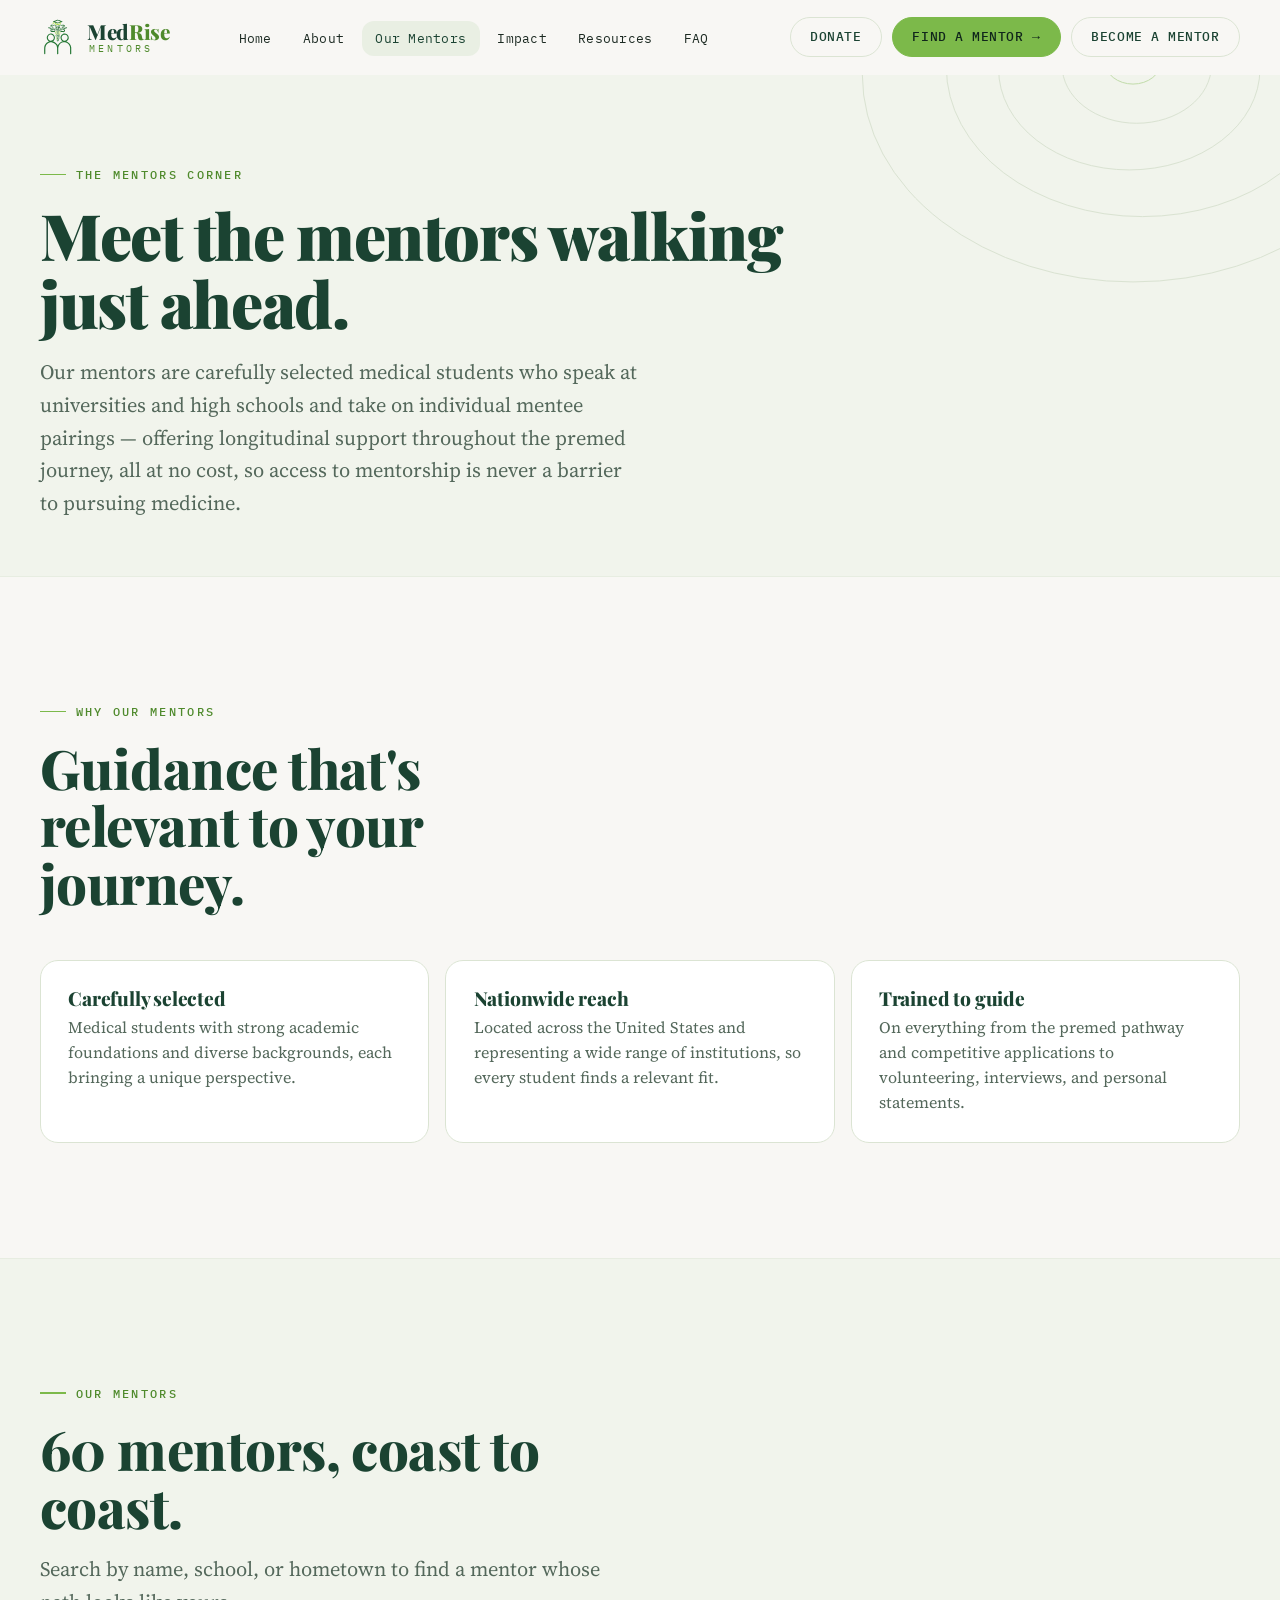
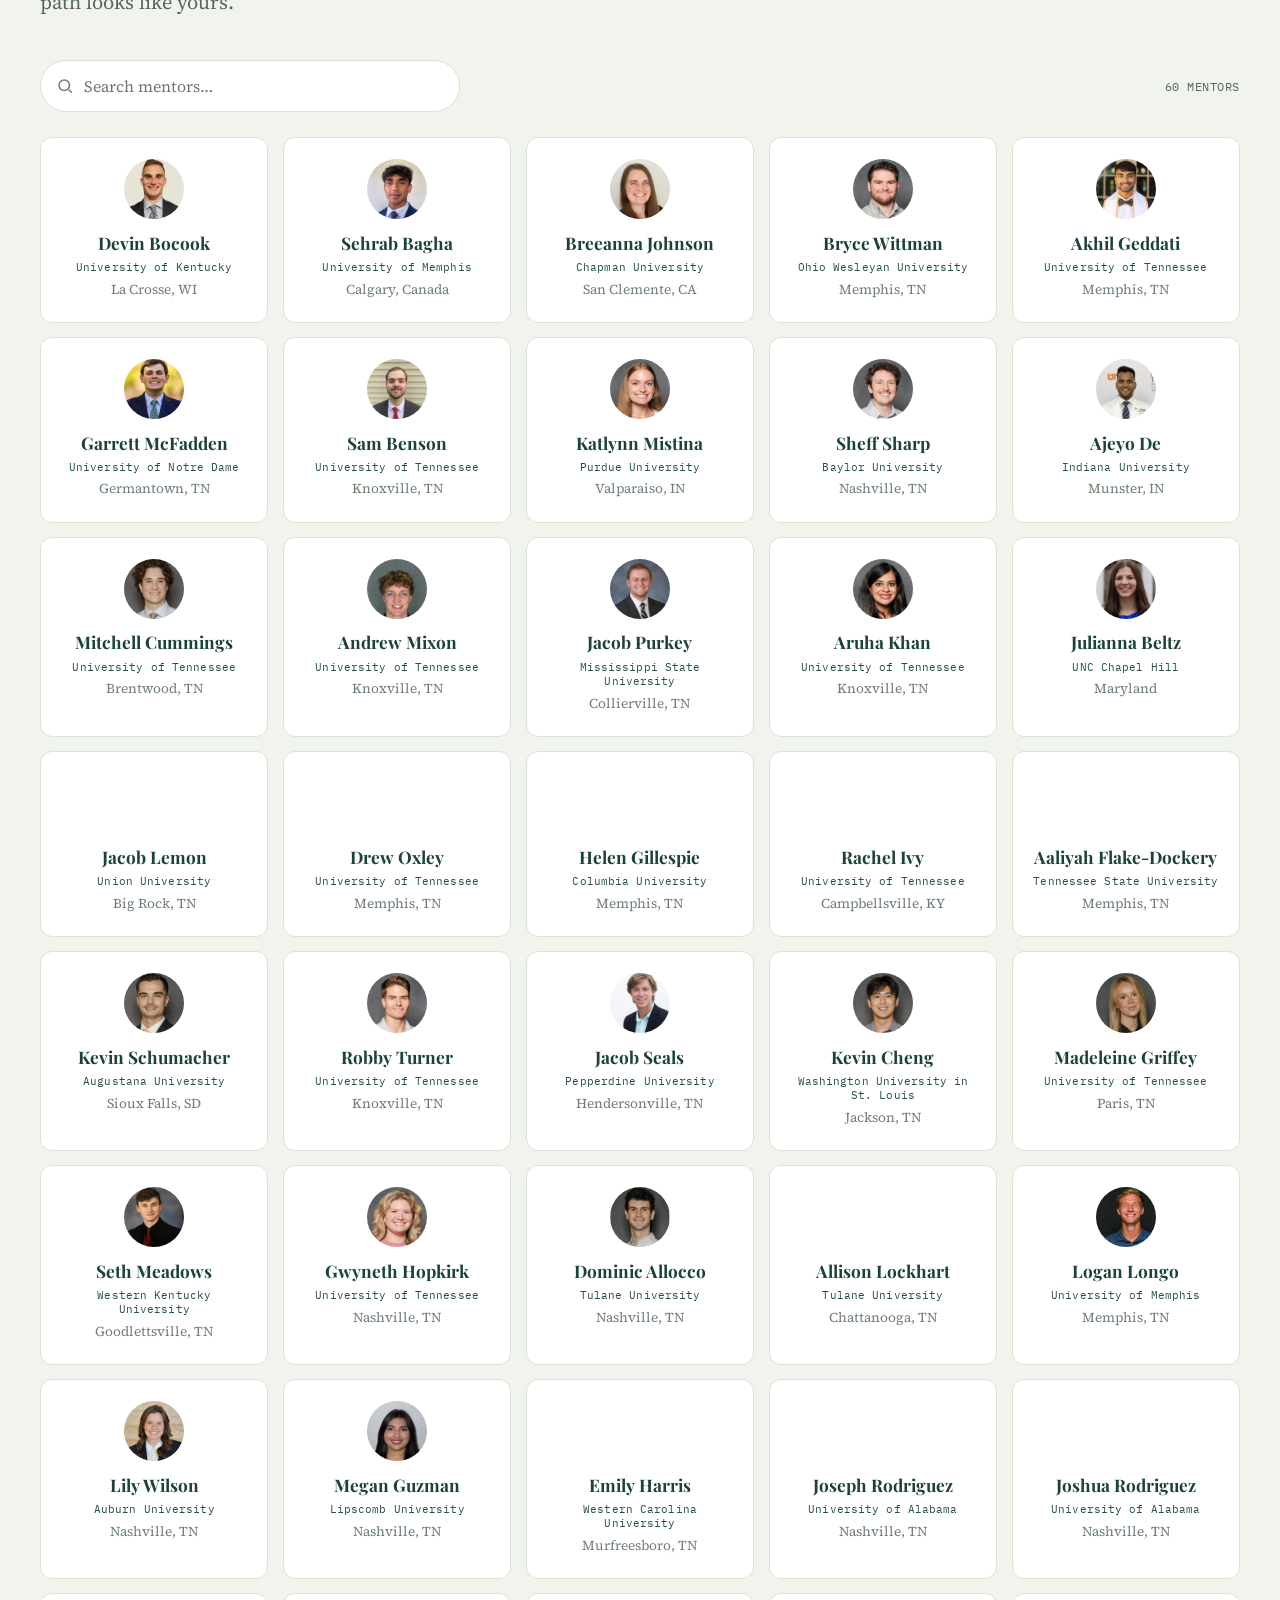
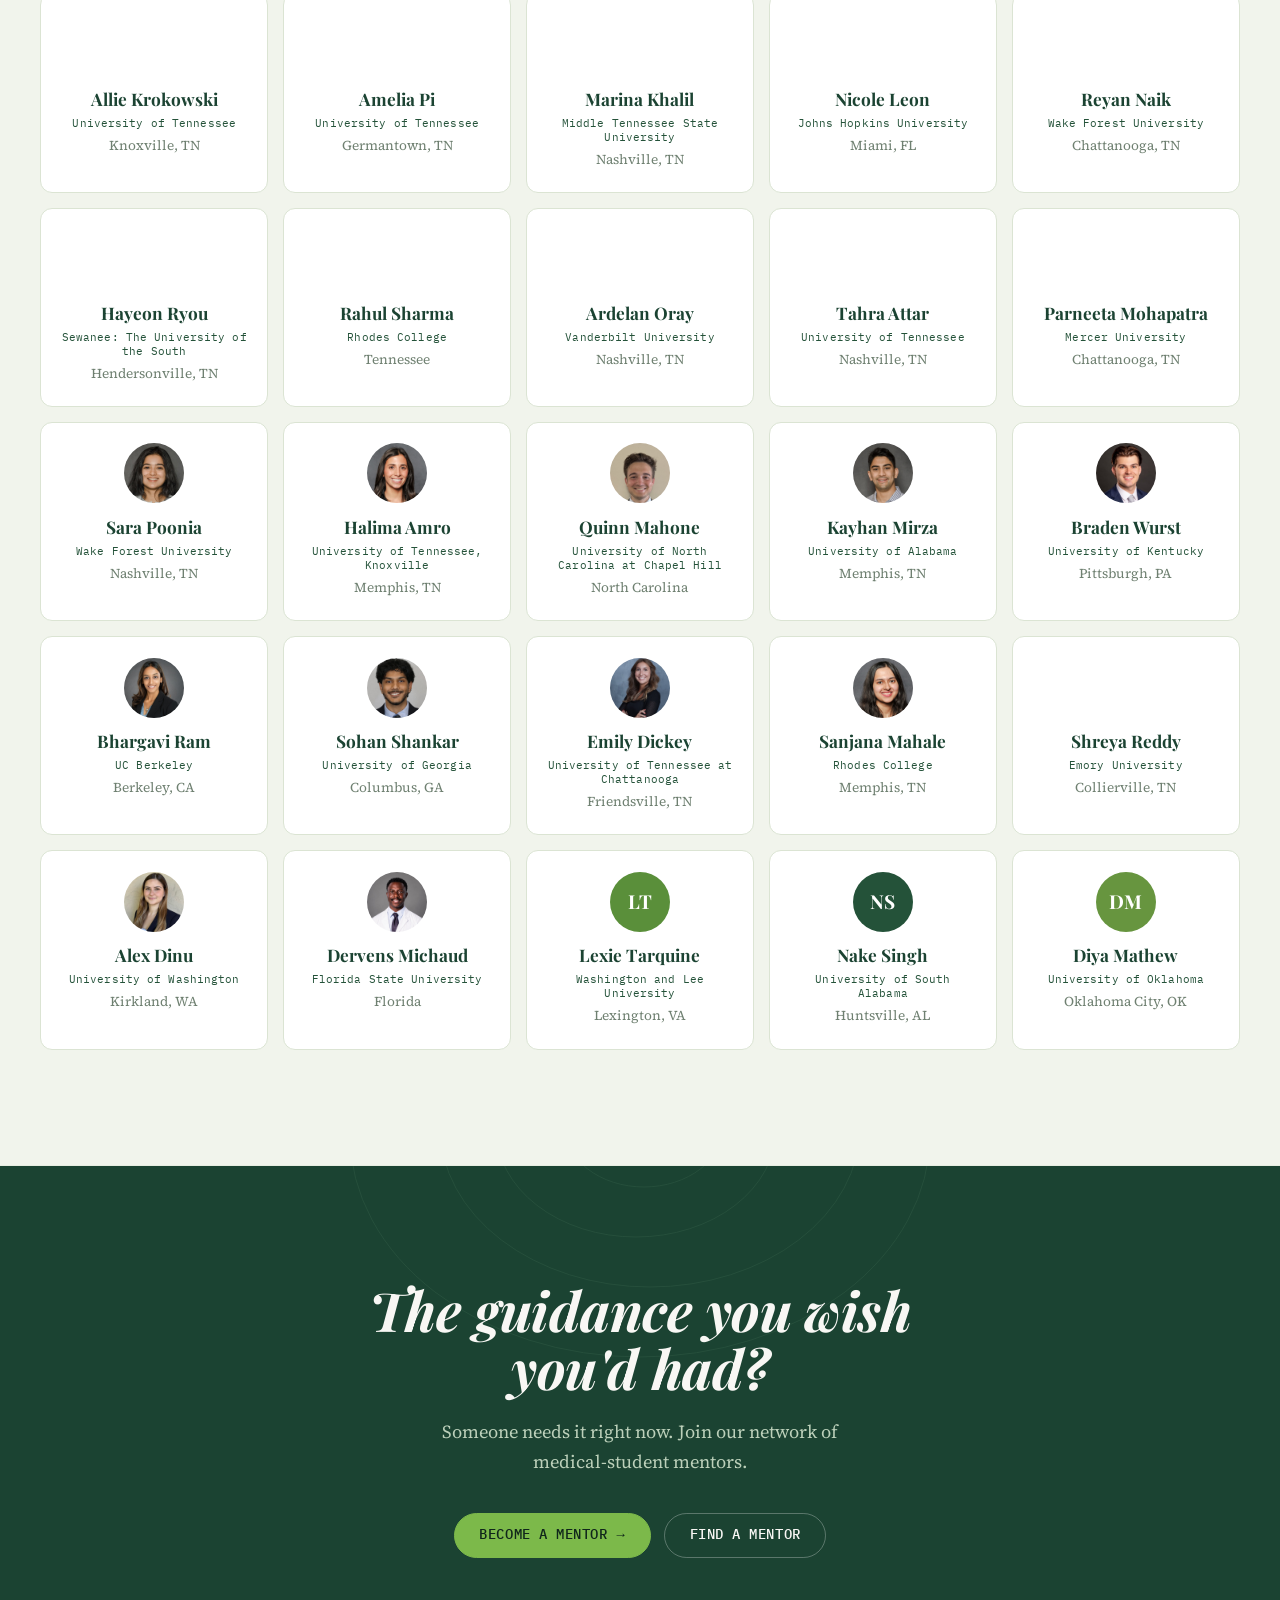
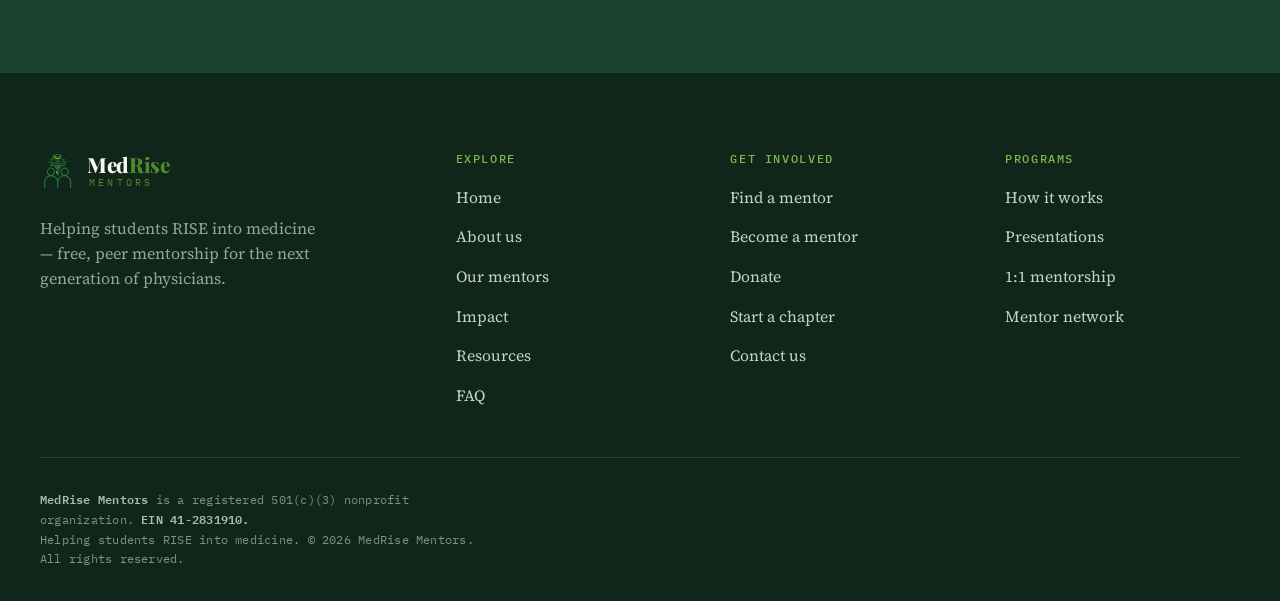
<file: mentors.html>
<!DOCTYPE html>
<html lang="en" class="no-js">
<head>
<!-- Google tag (gtag.js) -->
<script async src="https://www.googletagmanager.com/gtag/js?id=G-FRKZXPWT01"></script>
<script>
  window.dataLayer = window.dataLayer || [];
  function gtag(){dataLayer.push(arguments);}
  gtag('js', new Date());

  gtag('config', 'G-FRKZXPWT01');
</script>
<meta charset="UTF-8">
<meta name="viewport" content="width=device-width, initial-scale=1.0">
<link rel="icon" href="/favicon-v2.svg" type="image/svg+xml">
<link rel="icon" href="/favicon-96x96-v2.png" sizes="96x96" type="image/png">
<link rel="icon" href="/favicon-32x32-v2.png" sizes="32x32" type="image/png">
<link rel="apple-touch-icon" href="/apple-touch-icon-v2.png">
<title>Our Mentors — MedRise Mentors</title>
<meta name="description" content="60 medical-student mentors across the country, ready to guide premed students through the journey to medical school — for free.">
<link rel="canonical" href="https://medrisementors.org/mentors.html">
<meta property="og:type" content="website">
<meta property="og:site_name" content="MedRise Mentors">
<meta property="og:title" content="Our Mentors — MedRise Mentors">
<meta property="og:description" content="60 medical-student mentors across the country, ready to guide premed students through the journey to medical school — for free.">
<meta property="og:url" content="https://medrisementors.org/mentors.html">
<meta property="og:locale" content="en_US">
<meta name="twitter:card" content="summary">
<meta name="twitter:title" content="Our Mentors — MedRise Mentors">
<meta name="twitter:description" content="60 medical-student mentors across the country, ready to guide premed students through the journey to medical school — for free.">
<script type="application/ld+json">
{"@context":"https://schema.org","@type":"NGO","name":"MedRise Mentors","legalName":"MEDRISE MENTORS","taxID":"41-2831910","url":"https://medrisementors.org/","logo":"https://medrisementors.org/assets/logo.png","description":"MedRise Mentors is a 501(c)(3) nonprofit pairing premed students with medical-student mentors through free presentations and one-on-one mentorship.","email":"medrmentors@gmail.com","nonprofitStatus":"https://schema.org/Nonprofit501c3","areaServed":"US"}
</script>

<script>document.documentElement.classList.remove('no-js');document.documentElement.classList.add('js');</script>
<link rel="preload" as="font" type="font/woff2" href="/assets/fonts/playfair-normal-latin.woff2" crossorigin><link rel="preload" as="font" type="font/woff2" href="/assets/fonts/sourceserif-normal-latin.woff2" crossorigin><style>@font-face{font-family:'Playfair Display';font-style:normal;font-weight:500 900;font-display:swap;src:url(/assets/fonts/playfair-normal-latin.woff2) format('woff2');unicode-range:U+0000-00FF,U+0131,U+0152-0153,U+02BB-02BC,U+02C6,U+02DA,U+02DC,U+0304,U+0308,U+0329,U+2000-206F,U+2074,U+20AC,U+2122,U+2191,U+2193,U+2212,U+2215,U+FEFF,U+FFFD}@font-face{font-family:'Playfair Display';font-style:normal;font-weight:500 900;font-display:swap;src:url(/assets/fonts/playfair-normal-latin-ext.woff2) format('woff2');unicode-range:U+0100-02BA,U+02BD-02C5,U+02C7-02CC,U+02CE-02D7,U+02DD-02FF,U+0304,U+0308,U+0329,U+1D00-1DBF,U+1E00-1E9F,U+1EF2-1EFF,U+2020,U+20A0-20AB,U+20AD-20C0,U+2113,U+2C60-2C7F,U+A720-A7FF}@font-face{font-family:'Playfair Display';font-style:italic;font-weight:500 700;font-display:swap;src:url(/assets/fonts/playfair-italic-latin.woff2) format('woff2');unicode-range:U+0000-00FF,U+0131,U+0152-0153,U+02BB-02BC,U+02C6,U+02DA,U+02DC,U+0304,U+0308,U+0329,U+2000-206F,U+2074,U+20AC,U+2122,U+2191,U+2193,U+2212,U+2215,U+FEFF,U+FFFD}@font-face{font-family:'Playfair Display';font-style:italic;font-weight:500 700;font-display:swap;src:url(/assets/fonts/playfair-italic-latin-ext.woff2) format('woff2');unicode-range:U+0100-02BA,U+02BD-02C5,U+02C7-02CC,U+02CE-02D7,U+02DD-02FF,U+0304,U+0308,U+0329,U+1D00-1DBF,U+1E00-1E9F,U+1EF2-1EFF,U+2020,U+20A0-20AB,U+20AD-20C0,U+2113,U+2C60-2C7F,U+A720-A7FF}@font-face{font-family:'Source Serif 4';font-style:normal;font-weight:300 700;font-display:swap;src:url(/assets/fonts/sourceserif-normal-latin.woff2) format('woff2');unicode-range:U+0000-00FF,U+0131,U+0152-0153,U+02BB-02BC,U+02C6,U+02DA,U+02DC,U+0304,U+0308,U+0329,U+2000-206F,U+2074,U+20AC,U+2122,U+2191,U+2193,U+2212,U+2215,U+FEFF,U+FFFD}@font-face{font-family:'Source Serif 4';font-style:normal;font-weight:300 700;font-display:swap;src:url(/assets/fonts/sourceserif-normal-latin-ext.woff2) format('woff2');unicode-range:U+0100-02BA,U+02BD-02C5,U+02C7-02CC,U+02CE-02D7,U+02DD-02FF,U+0304,U+0308,U+0329,U+1D00-1DBF,U+1E00-1E9F,U+1EF2-1EFF,U+2020,U+20A0-20AB,U+20AD-20C0,U+2113,U+2C60-2C7F,U+A720-A7FF}@font-face{font-family:'Source Serif 4';font-style:italic;font-weight:400;font-display:swap;src:url(/assets/fonts/sourceserif-italic-latin.woff2) format('woff2');unicode-range:U+0000-00FF,U+0131,U+0152-0153,U+02BB-02BC,U+02C6,U+02DA,U+02DC,U+0304,U+0308,U+0329,U+2000-206F,U+2074,U+20AC,U+2122,U+2191,U+2193,U+2212,U+2215,U+FEFF,U+FFFD}@font-face{font-family:'Source Serif 4';font-style:italic;font-weight:400;font-display:swap;src:url(/assets/fonts/sourceserif-italic-latin-ext.woff2) format('woff2');unicode-range:U+0100-02BA,U+02BD-02C5,U+02C7-02CC,U+02CE-02D7,U+02DD-02FF,U+0304,U+0308,U+0329,U+1D00-1DBF,U+1E00-1E9F,U+1EF2-1EFF,U+2020,U+20A0-20AB,U+20AD-20C0,U+2113,U+2C60-2C7F,U+A720-A7FF}@font-face{font-family:'IBM Plex Mono';font-style:normal;font-weight:400;font-display:swap;src:url(/assets/fonts/ibmplexmono-400-normal-latin.woff2) format('woff2');unicode-range:U+0000-00FF,U+0131,U+0152-0153,U+02BB-02BC,U+02C6,U+02DA,U+02DC,U+0304,U+0308,U+0329,U+2000-206F,U+2074,U+20AC,U+2122,U+2191,U+2193,U+2212,U+2215,U+FEFF,U+FFFD}@font-face{font-family:'IBM Plex Mono';font-style:normal;font-weight:400;font-display:swap;src:url(/assets/fonts/ibmplexmono-400-normal-latin-ext.woff2) format('woff2');unicode-range:U+0100-02BA,U+02BD-02C5,U+02C7-02CC,U+02CE-02D7,U+02DD-02FF,U+0304,U+0308,U+0329,U+1D00-1DBF,U+1E00-1E9F,U+1EF2-1EFF,U+2020,U+20A0-20AB,U+20AD-20C0,U+2113,U+2C60-2C7F,U+A720-A7FF}@font-face{font-family:'IBM Plex Mono';font-style:normal;font-weight:500;font-display:swap;src:url(/assets/fonts/ibmplexmono-500-normal-latin.woff2) format('woff2');unicode-range:U+0000-00FF,U+0131,U+0152-0153,U+02BB-02BC,U+02C6,U+02DA,U+02DC,U+0304,U+0308,U+0329,U+2000-206F,U+2074,U+20AC,U+2122,U+2191,U+2193,U+2212,U+2215,U+FEFF,U+FFFD}@font-face{font-family:'IBM Plex Mono';font-style:normal;font-weight:500;font-display:swap;src:url(/assets/fonts/ibmplexmono-500-normal-latin-ext.woff2) format('woff2');unicode-range:U+0100-02BA,U+02BD-02C5,U+02C7-02CC,U+02CE-02D7,U+02DD-02FF,U+0304,U+0308,U+0329,U+1D00-1DBF,U+1E00-1E9F,U+1EF2-1EFF,U+2020,U+20A0-20AB,U+20AD-20C0,U+2113,U+2C60-2C7F,U+A720-A7FF}@font-face{font-family:'IBM Plex Mono';font-style:normal;font-weight:600;font-display:swap;src:url(/assets/fonts/ibmplexmono-600-normal-latin.woff2) format('woff2');unicode-range:U+0000-00FF,U+0131,U+0152-0153,U+02BB-02BC,U+02C6,U+02DA,U+02DC,U+0304,U+0308,U+0329,U+2000-206F,U+2074,U+20AC,U+2122,U+2191,U+2193,U+2212,U+2215,U+FEFF,U+FFFD}@font-face{font-family:'IBM Plex Mono';font-style:normal;font-weight:600;font-display:swap;src:url(/assets/fonts/ibmplexmono-600-normal-latin-ext.woff2) format('woff2');unicode-range:U+0100-02BA,U+02BD-02C5,U+02C7-02CC,U+02CE-02D7,U+02DD-02FF,U+0304,U+0308,U+0329,U+1D00-1DBF,U+1E00-1E9F,U+1EF2-1EFF,U+2020,U+20A0-20AB,U+20AD-20C0,U+2113,U+2C60-2C7F,U+A720-A7FF}</style>
<style>
:root{
  --paper:#f8f7f4;--paper-card:#ffffff;--sage:#e9efe3;--sage-2:#f1f4ec;
  --line:#dbe4d3;--line-soft:#e7ede1;
  --forest:#1b4332;--forest-2:#245239;--forest-deep:#10261b;
  --ink:#1c2a22;--muted:#54685b;--muted-2:#6f8071;
  --lime:#7cb94a;--lime-deep:#4f8a2c;--lime-wash:#edf4e0;
  --r:18px;--r-sm:12px;--r-pill:999px;
  --sh-1:0 1px 2px rgba(16,38,27,.05);
  --sh-2:0 2px 8px rgba(16,38,27,.05),0 14px 40px rgba(16,38,27,.06);
  --maxw:1200px;--ease:cubic-bezier(.2,.7,.2,1);
}
*,*::before,*::after{box-sizing:border-box}
html{-webkit-text-size-adjust:100%}
@media (prefers-reduced-motion:no-preference){html{scroll-behavior:smooth}}
body{margin:0;background:var(--paper);color:var(--ink);font-family:"Source Serif 4",Georgia,serif;
  font-size:1.08rem;line-height:1.65;font-optical-sizing:auto;-webkit-font-smoothing:antialiased;text-rendering:optimizeLegibility}
img{max-width:100%;display:block}
a{color:inherit;text-decoration:none}
::selection{background:var(--lime);color:var(--forest-deep)}
h1,h2,h3,h4{font-family:"Playfair Display",Georgia,serif;color:var(--forest);line-height:1.06;margin:0;font-weight:800;letter-spacing:-.01em}
p{margin:0}
:where(section,footer)[id]{scroll-margin-top:88px}

.wrap{width:min(var(--maxw),100% - 2.5rem);margin-inline:auto}
.section{padding-block:clamp(4.5rem,9vw,7.5rem);position:relative}
.eyebrow{font-family:"IBM Plex Mono",monospace;font-size:.72rem;letter-spacing:.2em;text-transform:uppercase;
  color:var(--lime-deep);font-weight:500;display:inline-flex;align-items:center;gap:.6rem;margin:0 0 1.1rem}
.eyebrow::before{content:"";width:26px;height:1.5px;background:var(--lime);display:inline-block}
.eyebrow.center{justify-content:center}
.h-lg{font-size:clamp(2rem,4.4vw,3.4rem)}
.lede{font-size:clamp(1.1rem,1.6vw,1.32rem);color:var(--muted);max-width:60ch;line-height:1.6}
.center{text-align:center}
.section-head{max-width:64ch}
.section-head.center{margin-inline:auto}

.btn{--btnbg:var(--forest);--btnfg:#fff;--btnbd:var(--forest);display:inline-flex;align-items:center;gap:.55rem;
  font-family:"IBM Plex Mono",monospace;font-size:.82rem;font-weight:500;letter-spacing:.04em;text-transform:uppercase;
  padding:.92em 1.5em;border-radius:var(--r-pill);background:var(--btnbg);color:var(--btnfg);border:1.5px solid var(--btnbd);
  cursor:pointer;transition:transform .25s var(--ease),box-shadow .25s var(--ease),background .2s,color .2s,border-color .2s;line-height:1}
.btn:hover{transform:translateY(-2px);box-shadow:var(--sh-2)}
.btn:active{transform:translateY(0)}
.btn .arw{transition:transform .25s var(--ease)}
.btn:hover .arw{transform:translate(3px)}
.btn-primary{--btnbg:var(--lime);--btnfg:var(--forest-deep);--btnbd:var(--lime)}
.btn-primary:hover{--btnbg:#8ec95b}
.btn-ghost{--btnbg:transparent;--btnfg:var(--forest);--btnbd:var(--line)}
.btn-ghost:hover{--btnbd:var(--forest)}
.btn-on-dark{--btnbg:transparent;--btnfg:var(--paper);--btnbd:rgba(255,255,255,.28)}
.btn-on-dark:hover{--btnbd:var(--lime);--btnfg:var(--lime)}
.btn-lg{font-size:.86rem;padding:1.05em 1.8em}
:focus-visible{outline:2.5px solid var(--lime-deep);outline-offset:3px;border-radius:4px}

/* header */
.header{position:sticky;top:0;z-index:60;transition:background .3s,box-shadow .3s,border-color .3s;border-bottom:1px solid transparent}
.header.scrolled{background:rgba(248,247,244,.82);backdrop-filter:blur(12px) saturate(1.2);-webkit-backdrop-filter:blur(12px) saturate(1.2);border-bottom-color:var(--line)}
.nav{display:flex;align-items:center;justify-content:space-between;height:74px;gap:1.5rem}
.brand{display:inline-flex;align-items:center;gap:.7rem;flex-shrink:0}
.brand .mark{width:36px;height:36px;flex-shrink:0}
.brand-text{display:flex;flex-direction:column;line-height:1}
.brand .name{font-family:"Playfair Display",serif;font-weight:800;font-size:1.3rem;color:var(--forest);letter-spacing:-.02em}
.brand .name .nm-rise{color:var(--lime-deep)}
.brand .sub{font-family:"IBM Plex Mono",monospace;font-size:.6rem;letter-spacing:.34em;text-transform:uppercase;color:var(--lime-deep);margin-top:.15rem;padding-left:.1rem}
.nav-links{display:flex;align-items:center;gap:.25rem;list-style:none;margin:0;padding:0}
.nav-links a{font-family:"IBM Plex Mono",monospace;font-size:.8rem;letter-spacing:.02em;color:var(--ink);padding:.55rem .85rem;border-radius:var(--r-sm);transition:color .2s,background .2s}
.nav-links a:hover{color:var(--forest);background:var(--sage)}
.nav-links a.active{color:var(--forest);background:var(--sage)}
.nav-cta{display:flex;align-items:center;gap:.6rem}
.nav-toggle{display:none;width:44px;height:44px;border:1px solid var(--line);border-radius:var(--r-sm);background:var(--paper-card);cursor:pointer;padding:0;place-items:center}
.nav-toggle span,.nav-toggle span::before,.nav-toggle span::after{content:"";display:block;width:19px;height:2px;background:var(--forest);border-radius:2px;transition:transform .3s var(--ease),opacity .2s}
.nav-toggle span{position:relative}
.nav-toggle span::before{position:absolute;top:-6px}
.nav-toggle span::after{position:absolute;top:6px}
.nav-toggle[aria-expanded="true"] span{background:transparent}
.nav-toggle[aria-expanded="true"] span::before{transform:translateY(6px) rotate(45deg)}
.nav-toggle[aria-expanded="true"] span::after{transform:translateY(-6px) rotate(-45deg)}
@media (min-width:941px){.nav-links .btn{display:none}}
@media (max-width:940px){
  .nav-toggle{display:grid}
  .nav-cta .btn:not(.nav-toggle){display:none}
  .nav-links{position:absolute;top:74px;left:0;right:0;flex-direction:column;align-items:stretch;gap:.15rem;
    background:rgba(248,247,244,.98);backdrop-filter:blur(12px);border-bottom:1px solid var(--line);box-shadow:var(--sh-2);
    padding:.8rem max(1.25rem,calc((100vw - var(--maxw))/2 + 1.25rem)) 1.3rem;
    transform:translateY(-8px);opacity:0;pointer-events:none;transition:transform .3s var(--ease),opacity .25s}
  .nav-links.open{transform:none;opacity:1;pointer-events:auto}
  .nav-links a{padding:.85rem .6rem;font-size:.9rem;border-bottom:1px solid var(--line-soft)}
  .nav-links li:last-child a{border-bottom:0}
  .nav-links .btn{margin-top:.7rem;justify-content:center}
}

/* reveal */
.js .reveal{opacity:0;transform:translateY(22px);transition:opacity .7s var(--ease),transform .7s var(--ease)}
.js .reveal.in{opacity:1;transform:none}
.js .reveal[data-d="1"]{transition-delay:.08s}
.js .reveal[data-d="2"]{transition-delay:.16s}
.js .reveal[data-d="3"]{transition-delay:.24s}
.js .reveal[data-d="4"]{transition-delay:.32s}

/* contours */
.contours,.contours2{position:absolute;pointer-events:none}
.contours ellipse{fill:none;stroke:var(--forest);stroke-width:1.25;vector-effect:non-scaling-stroke;opacity:.16}
.contours .peak{stroke:var(--lime);opacity:.5;stroke-width:1.5}
@media (prefers-reduced-motion:no-preference){
  .js .contours ellipse{stroke-dasharray:1;stroke-dashoffset:1;animation:draw 1.6s var(--ease) forwards}
  .js .contours ellipse:nth-child(1){animation-delay:.15s}
  .js .contours ellipse:nth-child(2){animation-delay:.28s}
  .js .contours ellipse:nth-child(3){animation-delay:.41s}
  .js .contours ellipse:nth-child(4){animation-delay:.54s}
  .js .contours ellipse:nth-child(5){animation-delay:.67s}
  .js .contours ellipse:nth-child(6){animation-delay:.80s}
  .js .contours ellipse:nth-child(7){animation-delay:.93s}
  .js .contours ellipse:nth-child(8){animation-delay:1.06s}
}
@keyframes draw{to{stroke-dashoffset:0}}
.contours2 ellipse{fill:none;stroke:#3f6b52;stroke-width:1;vector-effect:non-scaling-stroke;opacity:.5}
.contours2 .peak{stroke:var(--lime);opacity:.45}

/* hero (home) */
.hero{position:relative;overflow:hidden;isolation:isolate;padding-block:clamp(3.5rem,8vw,6.5rem) clamp(3rem,6vw,4.5rem)}
.hero .contours{inset:0;z-index:-2;width:100%;height:100%}
.hero::after{content:"";position:absolute;inset:0;z-index:-1;background:radial-gradient(120% 90% at 12% 40%,var(--paper) 30%,rgba(248,247,244,.72) 55%,rgba(248,247,244,0) 78%)}
.hero-inner{max-width:56rem}
.hero h1{font-size:clamp(2.6rem,7vw,5.4rem);font-weight:900;letter-spacing:-.025em;max-width:18ch}
.hero h1 .ital{font-style:italic;font-weight:700;color:var(--lime-deep)}
.hero .sub{font-size:clamp(1.1rem,1.7vw,1.38rem);color:var(--muted);max-width:56ch;margin-top:1.6rem;line-height:1.55}
.hero-actions{display:flex;flex-wrap:wrap;gap:.8rem;margin-top:2.2rem}
.trust{margin-top:clamp(2.6rem,6vw,3.6rem);padding-top:1.5rem;border-top:1px solid var(--line);display:flex;flex-wrap:wrap;gap:.6rem 2.2rem;align-items:center;
  font-family:"IBM Plex Mono",monospace;font-size:.76rem;letter-spacing:.03em;color:var(--muted-2);text-transform:uppercase}
.trust b{color:var(--forest);font-weight:600}
.trust .dot{width:5px;height:5px;border-radius:50%;background:var(--lime);display:inline-block;margin-right:.7rem;vertical-align:middle}

/* page hero (subpages) */
.page-hero{position:relative;overflow:hidden;isolation:isolate;padding-block:clamp(3.5rem,7vw,5rem) clamp(2.5rem,5vw,3.5rem);background:var(--sage-2);border-bottom:1px solid var(--line-soft)}
.page-hero .contours2{right:-6%;top:-40%;width:min(560px,60%);z-index:0}
.page-hero .contours2 ellipse{stroke:#c3d2b8;opacity:.5}
.page-hero .contours2 .peak{stroke:var(--lime);opacity:.4}
.page-hero .wrap{position:relative;z-index:1}
.page-hero h1{font-size:clamp(2.3rem,5.2vw,4rem);font-weight:900;letter-spacing:-.02em;max-width:20ch}
.page-hero .lede{margin-top:1.2rem}

/* generic surfaces */
.tint{background:var(--sage-2);border-block:1px solid var(--line-soft)}
.mission-grid{display:grid;grid-template-columns:1fr;gap:clamp(2rem,5vw,4rem);align-items:start}
@media (min-width:880px){.mission-grid{grid-template-columns:1.05fr 1fr}}
.mission-body p+p{margin-top:1.15rem}
.mission-body p{color:var(--muted);font-size:1.12rem}
.mission-body strong{color:var(--forest);font-weight:600}
.pullnote{border-left:3px solid var(--lime);padding:.2rem 0 .2rem 1.4rem;margin-top:.4rem;font-family:"Playfair Display",serif;font-style:italic;
  font-size:clamp(1.3rem,2.4vw,1.9rem);color:var(--forest);line-height:1.28;font-weight:600;letter-spacing:-.01em}
.mini-stats{display:grid;grid-template-columns:1fr 1fr;gap:1px;background:var(--line);border:1px solid var(--line);border-radius:var(--r);overflow:hidden}
.mini-stats .cell{background:var(--paper-card);padding:1.6rem 1.4rem}
.mini-stats .num{font-family:"Playfair Display",serif;font-weight:800;font-size:clamp(1.9rem,3.6vw,2.6rem);color:var(--forest);line-height:1}
.mini-stats .lbl{font-family:"IBM Plex Mono",monospace;font-size:.72rem;letter-spacing:.06em;text-transform:uppercase;color:var(--muted);margin-top:.55rem;line-height:1.35}

/* what we do */
.do-grid{display:grid;grid-template-columns:repeat(auto-fit,minmax(250px,1fr));gap:1rem;margin-top:clamp(2.2rem,4.5vw,3rem)}
.feat{background:var(--paper-card);border:1px solid var(--line);border-radius:var(--r);padding:1.7rem;transition:transform .3s var(--ease),box-shadow .3s var(--ease),border-color .3s}
.feat:hover{transform:translateY(-4px);box-shadow:var(--sh-2)}
.feat .ico{width:46px;height:46px;border-radius:12px;background:var(--lime-wash);display:grid;place-items:center;margin-bottom:1.1rem;color:var(--forest)}
.feat .ico svg{width:23px;height:23px;stroke:currentColor;stroke-width:1.7;fill:none;stroke-linecap:round;stroke-linejoin:round}
.feat h3{font-size:1.2rem;margin-bottom:.45rem}
.feat p{color:var(--muted);font-size:1rem;line-height:1.55}
.feat .soon{font-family:"IBM Plex Mono",monospace;font-size:.6rem;letter-spacing:.1em;text-transform:uppercase;color:var(--lime-deep);background:var(--lime-wash);padding:.2em .6em;border-radius:var(--r-pill);margin-left:.5rem;white-space:nowrap}

/* steps */
.steps{position:relative;max-width:820px;margin-top:clamp(2.5rem,5vw,3.5rem)}
.steps::before{content:"";position:absolute;left:23px;top:14px;bottom:14px;width:2px;background:linear-gradient(var(--lime),var(--line))}
.step{position:relative;display:grid;grid-template-columns:48px 1fr;gap:clamp(1rem,3vw,1.8rem);padding-block:clamp(1.1rem,2.5vw,1.6rem)}
.step .node{width:48px;height:48px;border-radius:50%;background:var(--paper);border:2px solid var(--lime);display:grid;place-items:center;
  font-family:"IBM Plex Mono",monospace;font-weight:600;font-size:.85rem;color:var(--forest);position:relative;z-index:1;box-shadow:0 0 0 6px var(--paper)}
.step:last-child .node{background:var(--forest);border-color:var(--forest);color:var(--lime)}
.step h3{font-size:clamp(1.25rem,2.3vw,1.6rem);margin-bottom:.4rem}
.step p{color:var(--muted);max-width:52ch}

/* rise */
.rise{background:var(--forest-deep);color:var(--paper);position:relative;overflow:hidden;isolation:isolate}
.rise .contours2{right:-8%;top:-20%;width:min(680px,70%);z-index:-1}
.rise h2{color:var(--paper);font-size:clamp(1.9rem,4vw,3rem)}
.rise .eyebrow{color:var(--lime)}
.rise .lede{color:#b8c7b6}
.rise-grid{display:grid;grid-template-columns:repeat(auto-fit,minmax(230px,1fr));gap:1px;background:rgba(255,255,255,.09);border:1px solid rgba(255,255,255,.09);border-radius:var(--r);overflow:hidden;margin-top:clamp(2.2rem,5vw,3rem)}
.pillar{background:var(--forest-deep);padding:clamp(1.6rem,3vw,2.2rem);transition:background .3s}
.pillar:hover{background:#16311f}
.pillar .letter{font-family:"Playfair Display",serif;font-weight:900;font-size:3.4rem;color:var(--lime);line-height:.9;letter-spacing:-.02em}
.pillar .pname{font-family:"IBM Plex Mono",monospace;font-size:.76rem;letter-spacing:.16em;text-transform:uppercase;color:var(--paper);margin:.9rem 0 .55rem;font-weight:500}
.pillar p{color:#a9bda6;font-size:1rem;line-height:1.55}

/* stats */
.stats-grid{display:grid;grid-template-columns:repeat(auto-fit,minmax(190px,1fr));gap:1rem;margin-top:clamp(2rem,4vw,3rem)}
.stat{background:var(--paper-card);border:1px solid var(--line);border-radius:var(--r);padding:2rem 1.6rem;text-align:center}
.stat .big{font-family:"Playfair Display",serif;font-weight:800;font-size:clamp(2.6rem,6vw,3.7rem);color:var(--forest);line-height:1;letter-spacing:-.02em}
.stat .lbl{font-family:"IBM Plex Mono",monospace;font-size:.72rem;letter-spacing:.05em;text-transform:uppercase;color:var(--muted);margin-top:.8rem;line-height:1.4}
.stat.goal{background:var(--forest);border-color:var(--forest)}
.stat.goal .big{color:var(--lime)}
.stat.goal .lbl{color:#bcd0ba}

/* chapters + states */
.chap-grid{display:grid;grid-template-columns:repeat(auto-fit,minmax(230px,1fr));gap:1rem;margin-top:clamp(2.2rem,4.5vw,3rem)}
.chap{position:relative;overflow:hidden;background:var(--paper-card);border:1px solid var(--line);border-radius:var(--r);padding:1.8rem;transition:transform .3s var(--ease),box-shadow .3s var(--ease)}
.chap:hover{transform:translateY(-4px);box-shadow:var(--sh-2)}
.chap .term{font-family:"IBM Plex Mono",monospace;font-size:.66rem;letter-spacing:.1em;text-transform:uppercase;color:var(--forest);background:var(--lime-wash);border:1px solid var(--lime);border-radius:var(--r-pill);padding:.3em .8em;display:inline-block;margin-bottom:1.1rem}
.chap h3{font-size:1.25rem;line-height:1.15;margin-bottom:.35rem}
.chap .loc{font-family:"IBM Plex Mono",monospace;font-size:.76rem;color:var(--muted);letter-spacing:.02em}
.chap.next{background:var(--sage);border-style:dashed;display:flex;flex-direction:column;justify-content:center}
.chap .pin{position:absolute;right:1.3rem;top:1.5rem;width:24px;height:24px;color:var(--lime);opacity:.55}
.chap .pin svg{width:100%;height:100%;stroke:currentColor;fill:none;stroke-width:1.6}
.states-band{margin-top:1.5rem;background:var(--forest);border-radius:var(--r);padding:clamp(1.8rem,4vw,2.6rem);display:grid;grid-template-columns:1fr;gap:1.4rem;align-items:center}
@media (min-width:760px){.states-band{grid-template-columns:auto 1fr}}
.states-num{font-family:"Playfair Display",serif;font-weight:800;color:var(--lime);line-height:.9}
.states-num b{font-size:clamp(3rem,7vw,4.6rem);display:block}
.states-num span{font-family:"IBM Plex Mono",monospace;font-size:.72rem;letter-spacing:.1em;text-transform:uppercase;color:#bcd0ba;font-weight:500}
.state-chips{display:flex;flex-wrap:wrap;gap:.5rem}
.state-chip{font-family:"IBM Plex Mono",monospace;font-size:.8rem;letter-spacing:.06em;color:var(--paper);border:1px solid rgba(255,255,255,.22);border-radius:var(--r-pill);padding:.4em .95em}

/* team teaser */
.teaser{display:grid;grid-template-columns:1fr;gap:clamp(1.6rem,4vw,2.6rem);align-items:center}
@media (min-width:820px){.teaser{grid-template-columns:1fr 1fr}}
.teaser h2{font-size:clamp(1.9rem,4vw,3rem)}
.teaser p{color:var(--muted);font-size:1.1rem;margin-top:1.1rem;max-width:52ch}
.avatar-row{display:flex;flex-wrap:wrap;gap:1rem}
.mini-person{display:flex;flex-direction:column;align-items:center;gap:.55rem;width:92px;text-align:center}
.mini-av{width:64px;height:64px;border-radius:50%;display:grid;place-items:center;color:#fff;font-family:"Playfair Display",serif;font-weight:700;font-size:1.2rem;box-shadow:var(--sh-1)}
.mini-person .mn{font-family:"IBM Plex Mono",monospace;font-size:.66rem;letter-spacing:.02em;color:var(--muted);line-height:1.3}

/* leaders */
.leaders-grid{display:grid;grid-template-columns:repeat(auto-fit,minmax(300px,1fr));gap:1.1rem;margin-top:clamp(2.2rem,4.5vw,3rem)}
.leader{background:var(--paper-card);border:1px solid var(--line);border-radius:var(--r);padding:1.8rem;display:flex;gap:1.3rem;align-items:flex-start;transition:transform .3s var(--ease),box-shadow .3s var(--ease)}
.leader:hover{transform:translateY(-3px);box-shadow:var(--sh-2)}
.l-avatar{width:74px;height:74px;flex-shrink:0;border-radius:16px;display:grid;place-items:center;color:#fff;font-family:"Playfair Display",serif;font-weight:700;font-size:1.5rem;box-shadow:var(--sh-1)}
.l-role{font-family:"IBM Plex Mono",monospace;font-size:.68rem;letter-spacing:.14em;text-transform:uppercase;color:var(--lime-deep);margin-bottom:.35rem}
.leader h3{font-size:1.32rem;margin-bottom:.2rem}
.l-school{font-family:"IBM Plex Mono",monospace;font-size:.74rem;color:var(--muted-2);margin-bottom:.7rem;letter-spacing:.01em}
.leader p{color:var(--muted);font-size:.99rem;line-height:1.55}
.coord-wrap{margin-top:clamp(2rem,4vw,2.6rem)}

/* timeline */
.timeline{position:relative;max-width:760px;margin-top:clamp(2rem,4vw,2.8rem);padding-left:8px}
.timeline::before{content:"";position:absolute;left:7px;top:8px;bottom:8px;width:2px;background:linear-gradient(var(--lime),var(--line))}
.tl-item{position:relative;padding:0 0 1.6rem 2.2rem}
.tl-item::before{content:"";position:absolute;left:0;top:6px;width:16px;height:16px;border-radius:50%;background:var(--paper);border:3px solid var(--lime);box-shadow:0 0 0 5px var(--paper)}
.tl-year{font-family:"IBM Plex Mono",monospace;font-size:.72rem;letter-spacing:.1em;text-transform:uppercase;color:var(--lime-deep);margin-bottom:.25rem}
.tl-item h3{font-size:1.15rem;margin-bottom:.25rem}
.tl-item p{color:var(--muted);font-size:1rem}

/* mentors */
.mentor-tools{display:flex;flex-wrap:wrap;gap:1rem;align-items:center;justify-content:space-between;margin-top:clamp(1.8rem,4vw,2.6rem)}
.mentor-search{position:relative;flex:1;min-width:240px;max-width:420px}
.mentor-search input{width:100%;font-family:"Source Serif 4",serif;font-size:1rem;color:var(--ink);background:var(--paper-card);
  border:1.5px solid var(--line);border-radius:var(--r-pill);padding:.85em 1.1em .85em 2.7em;transition:border-color .2s,box-shadow .2s}
.mentor-search input:focus{outline:none;border-color:var(--lime);box-shadow:0 0 0 4px var(--lime-wash)}
.mentor-search svg{position:absolute;left:1rem;top:50%;transform:translateY(-50%);width:18px;height:18px;stroke:var(--muted-2);fill:none;stroke-width:2}
.mentor-count{font-family:"IBM Plex Mono",monospace;font-size:.78rem;letter-spacing:.04em;text-transform:uppercase;color:var(--muted)}
.mentor-grid{display:grid;grid-template-columns:repeat(auto-fill,minmax(210px,1fr));gap:.9rem;margin-top:1.6rem}
.mentor{background:var(--paper-card);border:1px solid var(--line);border-radius:var(--r-sm);padding:1.3rem;text-align:center;transition:transform .25s var(--ease),box-shadow .25s var(--ease),border-color .2s}
.mentor:hover{transform:translateY(-3px);box-shadow:var(--sh-2)}
.m-avatar{width:60px;height:60px;border-radius:50%;margin:0 auto .85rem;display:grid;place-items:center;color:#fff;font-family:"Playfair Display",serif;font-weight:700;font-size:1.2rem}
img.m-avatar{display:block;object-fit:cover;object-position:center top}
.m-name{font-family:"Playfair Display",serif;font-weight:700;font-size:1.08rem;color:var(--forest);line-height:1.15}
.m-school{font-family:"IBM Plex Mono",monospace;font-size:.68rem;letter-spacing:.01em;color:var(--forest-2);margin-top:.45rem;line-height:1.3}
.m-home{font-size:.85rem;color:var(--muted-2);margin-top:.3rem}
.no-results{grid-column:1/-1;text-align:center;color:var(--muted);font-style:italic;padding:2rem}

/* before/after */
.ba-wrap{background:var(--paper-card);border:1px solid var(--line);border-radius:var(--r);padding:clamp(1.8rem,4vw,2.6rem);margin-top:clamp(2rem,4vw,2.8rem);position:relative}
.ba-badge{position:absolute;top:1.3rem;right:1.3rem;font-family:"IBM Plex Mono",monospace;font-size:.6rem;letter-spacing:.12em;text-transform:uppercase;color:var(--lime-deep);background:var(--lime-wash);border:1px dashed var(--lime);border-radius:var(--r-pill);padding:.35em .8em}
.ba-metric+.ba-metric{margin-top:1.8rem}
.ba-top{display:flex;justify-content:space-between;align-items:baseline;margin-bottom:.7rem;gap:1rem}
.ba-top h4{font-family:"Playfair Display",serif;font-size:1.2rem;font-weight:700;color:var(--forest)}
.ba-vals{font-family:"IBM Plex Mono",monospace;font-size:.82rem;color:var(--muted);letter-spacing:.02em}
.ba-vals b{color:var(--lime-deep);font-size:1.05rem}
.ba-track{height:16px;background:var(--sage);border-radius:var(--r-pill);position:relative;overflow:hidden}
.ba-pre{position:absolute;left:0;top:0;bottom:0;background:var(--line);border-radius:var(--r-pill)}
.ba-post{position:absolute;left:0;top:0;bottom:0;background:linear-gradient(90deg,var(--lime-deep),var(--lime));border-radius:var(--r-pill);transition:width 1.2s var(--ease)}
.ba-scale{display:flex;justify-content:space-between;font-family:"IBM Plex Mono",monospace;font-size:.64rem;color:var(--muted-2);margin-top:.4rem;letter-spacing:.05em}
.ba-note{font-family:"IBM Plex Mono",monospace;font-size:.72rem;color:var(--muted-2);margin-top:1.6rem;letter-spacing:.02em;line-height:1.5}
.ba-legend{display:flex;gap:1.4rem;margin-top:1.2rem;flex-wrap:wrap}
.ba-legend span{display:flex;align-items:center;gap:.5rem;font-family:"IBM Plex Mono",monospace;font-size:.72rem;color:var(--muted);text-transform:uppercase;letter-spacing:.05em}
.ba-legend i{width:14px;height:14px;border-radius:4px;display:inline-block}

/* research callout */
.callout{background:var(--forest-deep);color:var(--paper);border-radius:var(--r);padding:clamp(1.8rem,4vw,2.8rem);margin-top:clamp(2rem,4vw,2.8rem);position:relative;overflow:hidden;isolation:isolate}
.callout .contours2{right:-10%;top:-30%;width:min(420px,55%);z-index:-1}
.callout .eyebrow{color:var(--lime)}
.callout h3{color:var(--paper);font-size:clamp(1.4rem,3vw,2rem);max-width:24ch}
.callout p{color:#bcd0ba;margin-top:1rem;max-width:60ch;font-size:1.05rem}

/* news */
.news-card{display:grid;grid-template-columns:1fr;gap:1.4rem;background:var(--paper-card);border:1px solid var(--line);border-radius:var(--r);padding:clamp(1.6rem,3.5vw,2.2rem);margin-top:clamp(2rem,4vw,2.6rem);align-items:center}
@media (min-width:640px){.news-card{grid-template-columns:auto 1fr}}
.news-icon{width:56px;height:56px;border-radius:14px;background:var(--lime-wash);display:grid;place-items:center;color:var(--forest)}
.news-icon svg{width:26px;height:26px;stroke:currentColor;fill:none;stroke-width:1.7}
.news-meta{font-family:"IBM Plex Mono",monospace;font-size:.68rem;letter-spacing:.1em;text-transform:uppercase;color:var(--lime-deep);margin-bottom:.4rem}
.news-card h3{font-size:1.15rem;margin-bottom:.4rem;line-height:1.3}
.news-card p{color:var(--muted);font-size:.98rem;margin-bottom:.8rem}
.news-card a.readmore{font-family:"IBM Plex Mono",monospace;font-size:.78rem;color:var(--lime-deep);text-transform:uppercase;letter-spacing:.05em;border-bottom:1px solid var(--lime);padding-bottom:2px}

/* get involved */
.paths{display:grid;grid-template-columns:repeat(auto-fit,minmax(270px,1fr));gap:1.1rem;margin-top:clamp(2.2rem,4.5vw,3rem)}
.path{display:flex;flex-direction:column;background:var(--paper-card);border:1px solid var(--line);border-radius:var(--r);padding:2rem;transition:transform .3s var(--ease),box-shadow .3s var(--ease)}
.path:hover{transform:translateY(-4px);box-shadow:var(--sh-2)}
.path.feature{background:var(--forest);border-color:var(--forest)}
.path .who{font-family:"IBM Plex Mono",monospace;font-size:.72rem;letter-spacing:.1em;text-transform:uppercase;color:var(--lime-deep);margin-bottom:.9rem}
.path.feature .who{color:var(--lime)}
.path h3{font-size:1.5rem;margin-bottom:.6rem}
.path.feature h3{color:var(--paper)}
.path p{color:var(--muted);font-size:1.03rem;flex-grow:1;margin-bottom:1.5rem}
.path.feature p{color:#bcd0ba}
.path .tag2{font-family:"IBM Plex Mono",monospace;font-size:.66rem;letter-spacing:.06em;text-transform:uppercase;color:var(--forest);background:var(--lime-wash);border-radius:var(--r-pill);padding:.3em .8em;align-self:flex-start;margin-bottom:1.1rem}
.path .under{margin-top:.9rem;font-family:"IBM Plex Mono",monospace;font-size:.74rem;color:var(--muted)}
.path .under a{color:var(--lime-deep);text-decoration:underline;text-underline-offset:3px}

/* cta */
.cta{background:var(--forest);color:var(--paper);text-align:center;position:relative;overflow:hidden;isolation:isolate}
.cta .contours2{left:50%;top:-60%;transform:translateX(-50%);width:min(900px,120%);z-index:-1;opacity:.6}
.cta h2{color:var(--paper);font-size:clamp(2rem,4.6vw,3.4rem);max-width:20ch;margin-inline:auto;font-style:italic;font-weight:700}
.cta p{color:#bcd0ba;margin:1.3rem auto 0;max-width:48ch;font-size:1.15rem}
.cta-actions{display:flex;flex-wrap:wrap;gap:.8rem;justify-content:center;margin-top:2.2rem}

/* footer */
.footer{background:var(--forest-deep);color:#c4d3c2;padding-block:clamp(3.5rem,7vw,5rem) 2rem}
.footer .brand .name{color:var(--paper)}
.footer-grid{display:grid;grid-template-columns:1fr;gap:2.5rem;padding-bottom:3rem;border-bottom:1px solid rgba(255,255,255,.1)}
@media (min-width:760px){.footer-grid{grid-template-columns:1.6fr 1fr 1fr 1fr}}
.footer-about p{color:#93a893;margin-top:1.2rem;max-width:36ch;font-size:1rem;line-height:1.55}
.footer-col h4{font-family:"IBM Plex Mono",monospace;font-size:.72rem;letter-spacing:.14em;text-transform:uppercase;color:var(--lime);margin-bottom:1.1rem;font-weight:500}
.footer-col ul{list-style:none;margin:0;padding:0;display:flex;flex-direction:column;gap:.7rem}
.footer-col a{color:#c4d3c2;font-size:.98rem;transition:color .2s}
.footer-col a:hover{color:var(--lime)}
.footer-bottom{display:flex;flex-wrap:wrap;gap:1rem 2rem;justify-content:space-between;align-items:center;padding-top:2rem}
.footer-legal{font-family:"IBM Plex Mono",monospace;font-size:.72rem;letter-spacing:.02em;color:#7e937e;line-height:1.7;max-width:64ch}
.footer-legal b{color:#a9bda6}
.socials{display:flex;gap:.7rem}
.socials a{width:40px;height:40px;border:1px solid rgba(255,255,255,.16);border-radius:50%;display:grid;place-items:center;color:#c4d3c2;transition:background .2s,color .2s,border-color .2s}
.socials a:hover{background:var(--lime);color:var(--forest-deep);border-color:var(--lime)}
.socials svg{width:18px;height:18px;fill:currentColor}
.skip{position:absolute;left:-999px;top:0;background:var(--forest);color:#fff;padding:.8rem 1.2rem;border-radius:0 0 8px 0;z-index:100;font-family:"IBM Plex Mono",monospace;font-size:.85rem}
.skip:focus{left:0}

/* resources: videos + guides */
.video-grid{display:grid;grid-template-columns:repeat(auto-fit,minmax(320px,1fr));gap:1.6rem;margin-top:clamp(2.2rem,4.5vw,3rem)}
.video-embed{position:relative;aspect-ratio:16/9;border-radius:var(--r);overflow:hidden;background:var(--forest-deep);border:1px solid var(--line);box-shadow:var(--sh-1)}
.video-embed iframe{position:absolute;inset:0;width:100%;height:100%;border:0}
.video-ph{display:grid;place-items:center;height:100%;gap:.9rem;color:#bcd0ba;text-align:center;padding:1rem}
.video-ph .play{width:62px;height:62px;border-radius:50%;background:var(--lime);display:grid;place-items:center;box-shadow:0 8px 24px rgba(0,0,0,.25)}
.video-ph .play svg{width:24px;height:24px;fill:var(--forest-deep);margin-left:3px}
.video-ph span{font-family:"IBM Plex Mono",monospace;font-size:.72rem;letter-spacing:.08em;text-transform:uppercase}
.video-card h3{font-size:1.22rem;margin:1.1rem 0 .35rem}
.video-card p{color:var(--muted);font-size:.99rem;line-height:1.55}
.guides-grid{display:grid;grid-template-columns:repeat(auto-fit,minmax(270px,1fr));gap:1rem;margin-top:clamp(2.2rem,4.5vw,3rem)}
.guide{display:flex;flex-direction:column;background:var(--paper-card);border:1px solid var(--line);border-radius:var(--r);padding:1.7rem;transition:transform .3s var(--ease),box-shadow .3s var(--ease)}
.guide:hover{transform:translateY(-4px);box-shadow:var(--sh-2)}
.guide .gico{width:46px;height:46px;border-radius:12px;background:var(--lime-wash);display:grid;place-items:center;color:var(--forest);margin-bottom:1.1rem}
.guide .gico svg{width:23px;height:23px;stroke:currentColor;stroke-width:1.7;fill:none;stroke-linecap:round;stroke-linejoin:round}
.guide h3{font-size:1.18rem;margin-bottom:.4rem;display:flex;align-items:center;gap:.6rem;flex-wrap:wrap}
.guide p{color:var(--muted);font-size:.98rem;line-height:1.55;flex-grow:1;margin-bottom:1.3rem}
.guide .badge{font-family:"IBM Plex Mono",monospace;font-size:.58rem;letter-spacing:.1em;text-transform:uppercase;color:var(--lime-deep);background:var(--lime-wash);border:1px solid var(--lime);border-radius:var(--r-pill);padding:.25em .7em;white-space:nowrap}
.guide .soon-btn{opacity:.55;pointer-events:none}
@media (prefers-reduced-motion:reduce){
  .js .reveal{opacity:1;transform:none;transition:none}
  .btn:hover,.feat:hover,.chap:hover,.path:hover,.leader:hover,.mentor:hover,.guide:hover{transform:none}
  *{animation-duration:.001ms !important;animation-iteration-count:1 !important;transition-duration:.001ms !important}
}
</style>
<style>
@media (prefers-reduced-motion:no-preference){
.js main{animation:pageIn .3s var(--ease) both}
@keyframes pageIn{from{opacity:0;transform:translateY(8px)}to{opacity:1;transform:none}}
}
</style>
</head>
<body>
<a class="skip" href="#main">Skip to content</a>
<header class="header"><div class="wrap"><nav class="nav" aria-label="Primary"><a class="brand" href="index.html" aria-label="MedRise Mentors home"><img class="mark" src="assets/logo-mark.svg" alt="" width="36" height="36" decoding="async"><span class="brand-text"><span class="name">Med<span class="nm-rise">Rise</span></span><span class="sub">Mentors</span></span></a><ul class="nav-links" id="navlinks"><li><a href="index.html">Home</a></li><li><a href="about.html">About</a></li><li><a href="mentors.html" class="active" aria-current="page">Our Mentors</a></li><li><a href="impact.html">Impact</a></li><li><a href="resources.html">Resources</a></li><li><a href="faq.html">FAQ</a></li><li><a class="btn btn-ghost" href="donate.html">Donate</a></li><li><a class="btn btn-primary" href="https://forms.gle/wayZXBWiD3tpWAMk7">Find a mentor</a></li><li><a class="btn btn-ghost" href="https://forms.gle/ACNCQ9VSMehtkLAf6">Become a mentor</a></li></ul><div class="nav-cta"><a class="btn btn-ghost" href="donate.html">Donate</a><a class="btn btn-primary" href="https://forms.gle/wayZXBWiD3tpWAMk7">Find a mentor <span class="arw">&rarr;</span></a><a class="btn btn-ghost" href="https://forms.gle/ACNCQ9VSMehtkLAf6">Become a mentor</a><button class="nav-toggle" id="navToggle" aria-label="Open menu" aria-expanded="false" aria-controls="navlinks"><span></span></button></div></nav></div></header>
<main id="main">
<section class="page-hero"><svg class="contours2" viewBox="0 0 600 600" aria-hidden="true"><g transform="translate(360,200)"><ellipse class="peak" cx="0" cy="0" rx="30" ry="24"/><ellipse cx="4" cy="4" rx="80" ry="62"/><ellipse cx="-4" cy="8" rx="140" ry="108"/><ellipse cx="10" cy="6" rx="210" ry="160"/><ellipse cx="0" cy="14" rx="290" ry="222"/></g></svg><div class="wrap"><p class="eyebrow reveal">The mentors corner</p><h1 class="reveal" data-d="1">Meet the mentors walking just ahead.</h1><p class="lede reveal" data-d="2">Our mentors are carefully selected medical students who speak at universities and high schools and take on individual mentee pairings — offering longitudinal support throughout the premed journey, all at no cost, so access to mentorship is never a barrier to pursuing medicine.</p></div></section><section class="section"><div class="wrap"><div class="section-head reveal"><p class="eyebrow">Why our mentors</p><h2 class="h-lg">Guidance that's relevant to your journey.</h2></div><div class="do-grid"><div class="feat reveal" data-d="0"><h3>Carefully selected</h3><p>Medical students with strong academic foundations and diverse backgrounds, each bringing a unique perspective.</p></div>
<div class="feat reveal" data-d="1"><h3>Nationwide reach</h3><p>Located across the United States and representing a wide range of institutions, so every student finds a relevant fit.</p></div>
<div class="feat reveal" data-d="2"><h3>Trained to guide</h3><p>On everything from the premed pathway and competitive applications to volunteering, interviews, and personal statements.</p></div></div></div></section><section class="section tint" id="roster"><div class="wrap"><div class="section-head reveal"><p class="eyebrow">Our mentors</p><h2 class="h-lg">60 mentors, coast to coast.</h2><p class="lede" style="margin-top:1.1rem">Search by name, school, or hometown to find a mentor whose path looks like yours.</p></div><div class="mentor-tools reveal"><div class="mentor-search"><svg viewBox="0 0 24 24"><circle cx="11" cy="11" r="7"/><path d="M21 21l-4.3-4.3"/></svg><input type="text" id="mentorSearch" placeholder="Search mentors…" aria-label="Search mentors"></div><div class="mentor-count" id="mentorCount">60 mentors</div></div><div class="mentor-grid"><div class="mentor reveal" data-search="devin bocook university of kentucky la crosse, wi"><img class="m-avatar" src="assets/team/devin-bocook-lg.jpg" alt="Devin Bocook" width="60" height="60" loading="lazy" decoding="async" data-initials="DB" data-bg="#1b4332"><div class="m-name">Devin Bocook</div><div class="m-school">University of Kentucky</div><div class="m-home">La Crosse, WI</div></div>
<div class="mentor reveal" data-search="sehrab bagha university of memphis calgary, canada"><img class="m-avatar" src="assets/team/sehrab-bagha-lg.jpg" alt="Sehrab Bagha" width="60" height="60" loading="lazy" decoding="async" data-initials="SB" data-bg="#3a7350"><div class="m-name">Sehrab Bagha</div><div class="m-school">University of Memphis</div><div class="m-home">Calgary, Canada</div></div>
<div class="mentor reveal" data-search="breeanna johnson chapman university san clemente, ca"><img class="m-avatar" src="assets/team/breeanna-johnson.jpg" alt="Breeanna Johnson" width="60" height="60" loading="lazy" decoding="async" data-initials="BJ" data-bg="#4f8a2c"><div class="m-name">Breeanna Johnson</div><div class="m-school">Chapman University</div><div class="m-home">San Clemente, CA</div></div>
<div class="mentor reveal" data-search="bryce wittman ohio wesleyan university memphis, tn"><img class="m-avatar" src="assets/team/bryce-wittman.jpg" alt="Bryce Wittman" width="60" height="60" loading="lazy" decoding="async" data-initials="BW" data-bg="#245239"><div class="m-name">Bryce Wittman</div><div class="m-school">Ohio Wesleyan University</div><div class="m-home">Memphis, TN</div></div>
<div class="mentor reveal" data-search="akhil geddati university of tennessee memphis, tn"><img class="m-avatar" src="assets/team/akhil-geddati.jpg" alt="Akhil Geddati" width="60" height="60" loading="lazy" decoding="async" data-initials="AG" data-bg="#2f6b4a"><div class="m-name">Akhil Geddati</div><div class="m-school">University of Tennessee</div><div class="m-home">Memphis, TN</div></div>
<div class="mentor reveal" data-search="garrett mcfadden university of notre dame germantown, tn"><img class="m-avatar" src="assets/team/garrett-mcfadden.jpg" alt="Garrett McFadden" width="60" height="60" loading="lazy" decoding="async" data-initials="GM" data-bg="#5a8f3a"><div class="m-name">Garrett McFadden</div><div class="m-school">University of Notre Dame</div><div class="m-home">Germantown, TN</div></div>
<div class="mentor reveal" data-search="sam benson university of tennessee knoxville, tn"><img class="m-avatar" src="assets/team/sam-benson.jpg" alt="Sam Benson" width="60" height="60" loading="lazy" decoding="async" data-initials="SB" data-bg="#356b4d"><div class="m-name">Sam Benson</div><div class="m-school">University of Tennessee</div><div class="m-home">Knoxville, TN</div></div>
<div class="mentor reveal" data-search="katlynn mistina purdue university valparaiso, in"><img class="m-avatar" src="assets/team/katlynn-mistina.jpg" alt="Katlynn Mistina" width="60" height="60" loading="lazy" decoding="async" data-initials="KM" data-bg="#67953f"><div class="m-name">Katlynn Mistina</div><div class="m-school">Purdue University</div><div class="m-home">Valparaiso, IN</div></div>
<div class="mentor reveal" data-search="sheff sharp baylor university nashville, tn"><img class="m-avatar" src="assets/team/sheff-sharp.jpg" alt="Sheff Sharp" width="60" height="60" loading="lazy" decoding="async" data-initials="SS" data-bg="#1b4332"><div class="m-name">Sheff Sharp</div><div class="m-school">Baylor University</div><div class="m-home">Nashville, TN</div></div>
<div class="mentor reveal" data-search="ajeyo de indiana university munster, in"><img class="m-avatar" src="assets/team/ajeyo-de.jpg" alt="Ajeyo De" width="60" height="60" loading="lazy" decoding="async" data-initials="AD" data-bg="#3a7350"><div class="m-name">Ajeyo De</div><div class="m-school">Indiana University</div><div class="m-home">Munster, IN</div></div>
<div class="mentor reveal" data-search="mitchell cummings university of tennessee brentwood, tn"><img class="m-avatar" src="assets/team/mitchell-cummings.jpg" alt="Mitchell Cummings" width="60" height="60" loading="lazy" decoding="async" data-initials="MC" data-bg="#4f8a2c"><div class="m-name">Mitchell Cummings</div><div class="m-school">University of Tennessee</div><div class="m-home">Brentwood, TN</div></div>
<div class="mentor reveal" data-search="andrew mixon university of tennessee knoxville, tn"><img class="m-avatar" src="assets/team/andrew-mixon.jpg" alt="Andrew Mixon" width="60" height="60" loading="lazy" decoding="async" data-initials="AM" data-bg="#245239"><div class="m-name">Andrew Mixon</div><div class="m-school">University of Tennessee</div><div class="m-home">Knoxville, TN</div></div>
<div class="mentor reveal" data-search="jacob purkey mississippi state university collierville, tn"><img class="m-avatar" src="assets/team/jacob-purkey.jpg" alt="Jacob Purkey" width="60" height="60" loading="lazy" decoding="async" data-initials="JP" data-bg="#2f6b4a"><div class="m-name">Jacob Purkey</div><div class="m-school">Mississippi State University</div><div class="m-home">Collierville, TN</div></div>
<div class="mentor reveal" data-search="aruha khan university of tennessee knoxville, tn"><img class="m-avatar" src="assets/team/aruha-khan.jpg" alt="Aruha Khan" width="60" height="60" loading="lazy" decoding="async" data-initials="AK" data-bg="#5a8f3a"><div class="m-name">Aruha Khan</div><div class="m-school">University of Tennessee</div><div class="m-home">Knoxville, TN</div></div>
<div class="mentor reveal" data-search="julianna beltz unc chapel hill maryland"><img class="m-avatar" src="assets/team/julianna-beltz.jpg" alt="Julianna Beltz" width="60" height="60" loading="lazy" decoding="async" data-initials="JB" data-bg="#356b4d"><div class="m-name">Julianna Beltz</div><div class="m-school">UNC Chapel Hill</div><div class="m-home">Maryland</div></div>
<div class="mentor reveal" data-search="jacob lemon union university big rock, tn"><img class="m-avatar" src="assets/team/jacob-lemon.jpg" alt="Jacob Lemon" width="60" height="60" loading="lazy" decoding="async" data-initials="JL" data-bg="#67953f"><div class="m-name">Jacob Lemon</div><div class="m-school">Union University</div><div class="m-home">Big Rock, TN</div></div>
<div class="mentor reveal" data-search="drew oxley university of tennessee memphis, tn"><img class="m-avatar" src="assets/team/drew-oxley.jpg" alt="Drew Oxley" width="60" height="60" loading="lazy" decoding="async" data-initials="DO" data-bg="#1b4332"><div class="m-name">Drew Oxley</div><div class="m-school">University of Tennessee</div><div class="m-home">Memphis, TN</div></div>
<div class="mentor reveal" data-search="helen gillespie columbia university memphis, tn"><img class="m-avatar" src="assets/team/helen-gillespie.jpg" alt="Helen Gillespie" width="60" height="60" loading="lazy" decoding="async" data-initials="HG" data-bg="#3a7350"><div class="m-name">Helen Gillespie</div><div class="m-school">Columbia University</div><div class="m-home">Memphis, TN</div></div>
<div class="mentor reveal" data-search="rachel ivy university of tennessee campbellsville, ky"><img class="m-avatar" src="assets/team/rachel-ivy.jpg" alt="Rachel Ivy" width="60" height="60" loading="lazy" decoding="async" data-initials="RI" data-bg="#4f8a2c"><div class="m-name">Rachel Ivy</div><div class="m-school">University of Tennessee</div><div class="m-home">Campbellsville, KY</div></div>
<div class="mentor reveal" data-search="aaliyah flake-dockery tennessee state university memphis, tn"><img class="m-avatar" src="assets/team/aaliyah-flake-dockery.jpg" alt="Aaliyah Flake-Dockery" width="60" height="60" loading="lazy" decoding="async" data-initials="AF" data-bg="#245239"><div class="m-name">Aaliyah Flake-Dockery</div><div class="m-school">Tennessee State University</div><div class="m-home">Memphis, TN</div></div>
<div class="mentor reveal" data-search="kevin schumacher augustana university sioux falls, sd"><img class="m-avatar" src="assets/team/kevin-schumacher.jpg" alt="Kevin Schumacher" width="60" height="60" loading="lazy" decoding="async" data-initials="KS" data-bg="#2f6b4a"><div class="m-name">Kevin Schumacher</div><div class="m-school">Augustana University</div><div class="m-home">Sioux Falls, SD</div></div>
<div class="mentor reveal" data-search="robby turner university of tennessee knoxville, tn"><img class="m-avatar" src="assets/team/robby-turner.jpg" alt="Robby Turner" width="60" height="60" loading="lazy" decoding="async" data-initials="RT" data-bg="#5a8f3a"><div class="m-name">Robby Turner</div><div class="m-school">University of Tennessee</div><div class="m-home">Knoxville, TN</div></div>
<div class="mentor reveal" data-search="jacob seals pepperdine university hendersonville, tn"><img class="m-avatar" src="assets/team/jacob-seals.jpg" alt="Jacob Seals" width="60" height="60" loading="lazy" decoding="async" data-initials="JS" data-bg="#356b4d"><div class="m-name">Jacob Seals</div><div class="m-school">Pepperdine University</div><div class="m-home">Hendersonville, TN</div></div>
<div class="mentor reveal" data-search="kevin cheng washington university in st. louis jackson, tn"><img class="m-avatar" src="assets/team/kevin-cheng.jpg" alt="Kevin Cheng" width="60" height="60" loading="lazy" decoding="async" data-initials="KC" data-bg="#67953f"><div class="m-name">Kevin Cheng</div><div class="m-school">Washington University in St. Louis</div><div class="m-home">Jackson, TN</div></div>
<div class="mentor reveal" data-search="madeleine griffey university of tennessee paris, tn"><img class="m-avatar" src="assets/team/madeleine-griffey.jpg" alt="Madeleine Griffey" width="60" height="60" loading="lazy" decoding="async" data-initials="MG" data-bg="#1b4332"><div class="m-name">Madeleine Griffey</div><div class="m-school">University of Tennessee</div><div class="m-home">Paris, TN</div></div>
<div class="mentor reveal" data-search="seth meadows western kentucky university goodlettsville, tn"><img class="m-avatar" src="assets/team/seth-meadows.jpg" alt="Seth Meadows" width="60" height="60" loading="lazy" decoding="async" data-initials="SM" data-bg="#3a7350"><div class="m-name">Seth Meadows</div><div class="m-school">Western Kentucky University</div><div class="m-home">Goodlettsville, TN</div></div>
<div class="mentor reveal" data-search="gwyneth hopkirk university of tennessee nashville, tn"><img class="m-avatar" src="assets/team/gwyneth-hopkirk.jpg" alt="Gwyneth Hopkirk" width="60" height="60" loading="lazy" decoding="async" data-initials="GH" data-bg="#4f8a2c"><div class="m-name">Gwyneth Hopkirk</div><div class="m-school">University of Tennessee</div><div class="m-home">Nashville, TN</div></div>
<div class="mentor reveal" data-search="dominic allocco tulane university nashville, tn"><img class="m-avatar" src="assets/team/dominic-allocco.jpg" alt="Dominic Allocco" width="60" height="60" loading="lazy" decoding="async" data-initials="DA" data-bg="#245239"><div class="m-name">Dominic Allocco</div><div class="m-school">Tulane University</div><div class="m-home">Nashville, TN</div></div>
<div class="mentor reveal" data-search="allison lockhart tulane university chattanooga, tn"><img class="m-avatar" src="assets/team/allison-lockhart.jpg" alt="Allison Lockhart" width="60" height="60" loading="lazy" decoding="async" data-initials="AL" data-bg="#2f6b4a"><div class="m-name">Allison Lockhart</div><div class="m-school">Tulane University</div><div class="m-home">Chattanooga, TN</div></div>
<div class="mentor reveal" data-search="logan longo university of memphis memphis, tn"><img class="m-avatar" src="assets/team/logan-longo.jpg" alt="Logan Longo" width="60" height="60" loading="lazy" decoding="async" data-initials="LL" data-bg="#5a8f3a"><div class="m-name">Logan Longo</div><div class="m-school">University of Memphis</div><div class="m-home">Memphis, TN</div></div>
<div class="mentor reveal" data-search="lily wilson auburn university nashville, tn"><img class="m-avatar" src="assets/team/lily-wilson.jpg" alt="Lily Wilson" width="60" height="60" loading="lazy" decoding="async" data-initials="LW" data-bg="#356b4d"><div class="m-name">Lily Wilson</div><div class="m-school">Auburn University</div><div class="m-home">Nashville, TN</div></div>
<div class="mentor reveal" data-search="megan guzman lipscomb university nashville, tn"><img class="m-avatar" src="assets/team/megan-guzman.jpg" alt="Megan Guzman" width="60" height="60" loading="lazy" decoding="async" data-initials="MG" data-bg="#67953f"><div class="m-name">Megan Guzman</div><div class="m-school">Lipscomb University</div><div class="m-home">Nashville, TN</div></div>
<div class="mentor reveal" data-search="emily harris western carolina university murfreesboro, tn"><img class="m-avatar" src="assets/team/emily-harris.jpg" alt="Emily Harris" width="60" height="60" loading="lazy" decoding="async" data-initials="EH" data-bg="#1b4332"><div class="m-name">Emily Harris</div><div class="m-school">Western Carolina University</div><div class="m-home">Murfreesboro, TN</div></div>
<div class="mentor reveal" data-search="joseph rodriguez university of alabama nashville, tn"><img class="m-avatar" src="assets/team/joseph-rodriguez.jpg" alt="Joseph Rodriguez" width="60" height="60" loading="lazy" decoding="async" data-initials="JR" data-bg="#3a7350"><div class="m-name">Joseph Rodriguez</div><div class="m-school">University of Alabama</div><div class="m-home">Nashville, TN</div></div>
<div class="mentor reveal" data-search="joshua rodriguez university of alabama nashville, tn"><img class="m-avatar" src="assets/team/joshua-rodriguez.jpg" alt="Joshua Rodriguez" width="60" height="60" loading="lazy" decoding="async" data-initials="JR" data-bg="#4f8a2c"><div class="m-name">Joshua Rodriguez</div><div class="m-school">University of Alabama</div><div class="m-home">Nashville, TN</div></div>
<div class="mentor reveal" data-search="allie krokowski university of tennessee knoxville, tn"><img class="m-avatar" src="assets/team/allie-krokowski.jpg" alt="Allie Krokowski" width="60" height="60" loading="lazy" decoding="async" data-initials="AK" data-bg="#245239"><div class="m-name">Allie Krokowski</div><div class="m-school">University of Tennessee</div><div class="m-home">Knoxville, TN</div></div>
<div class="mentor reveal" data-search="amelia pi university of tennessee germantown, tn"><img class="m-avatar" src="assets/team/amelia-pi.jpg" alt="Amelia Pi" width="60" height="60" loading="lazy" decoding="async" data-initials="AP" data-bg="#2f6b4a"><div class="m-name">Amelia Pi</div><div class="m-school">University of Tennessee</div><div class="m-home">Germantown, TN</div></div>
<div class="mentor reveal" data-search="marina khalil middle tennessee state university nashville, tn"><img class="m-avatar" src="assets/team/marina-khalil.jpg" alt="Marina Khalil" width="60" height="60" loading="lazy" decoding="async" data-initials="MK" data-bg="#5a8f3a"><div class="m-name">Marina Khalil</div><div class="m-school">Middle Tennessee State University</div><div class="m-home">Nashville, TN</div></div>
<div class="mentor reveal" data-search="nicole leon johns hopkins university miami, fl"><img class="m-avatar" src="assets/team/nicole-leon.jpg" alt="Nicole Leon" width="60" height="60" loading="lazy" decoding="async" data-initials="NL" data-bg="#356b4d"><div class="m-name">Nicole Leon</div><div class="m-school">Johns Hopkins University</div><div class="m-home">Miami, FL</div></div>
<div class="mentor reveal" data-search="reyan naik wake forest university chattanooga, tn"><img class="m-avatar" src="assets/team/reyan-naik.jpg" alt="Reyan Naik" width="60" height="60" loading="lazy" decoding="async" data-initials="RN" data-bg="#67953f"><div class="m-name">Reyan Naik</div><div class="m-school">Wake Forest University</div><div class="m-home">Chattanooga, TN</div></div>
<div class="mentor reveal" data-search="hayeon ryou sewanee: the university of the south hendersonville, tn"><img class="m-avatar" src="assets/team/hayeon-ryou.jpg" alt="Hayeon Ryou" width="60" height="60" loading="lazy" decoding="async" data-initials="HR" data-bg="#1b4332"><div class="m-name">Hayeon Ryou</div><div class="m-school">Sewanee: The University of the South</div><div class="m-home">Hendersonville, TN</div></div>
<div class="mentor reveal" data-search="rahul sharma rhodes college memphis tennessee"><img class="m-avatar" src="assets/team/rahul-sharma-lg.jpg" alt="Rahul Sharma" width="60" height="60" loading="lazy" decoding="async" data-initials="RS" data-bg="#3a7350"><div class="m-name">Rahul Sharma</div><div class="m-school">Rhodes College</div><div class="m-home">Tennessee</div></div>
<div class="mentor reveal" data-search="ardelan oray vanderbilt university nashville, tn"><img class="m-avatar" src="assets/team/ardelan-oray.jpg" alt="Ardelan Oray" width="60" height="60" loading="lazy" decoding="async" data-initials="AO" data-bg="#4f8a2c"><div class="m-name">Ardelan Oray</div><div class="m-school">Vanderbilt University</div><div class="m-home">Nashville, TN</div></div>
<div class="mentor reveal" data-search="tahra attar university of tennessee nashville, tn"><img class="m-avatar" src="assets/team/tahra-attar.jpg" alt="Tahra Attar" width="60" height="60" loading="lazy" decoding="async" data-initials="TA" data-bg="#245239"><div class="m-name">Tahra Attar</div><div class="m-school">University of Tennessee</div><div class="m-home">Nashville, TN</div></div>
<div class="mentor reveal" data-search="parneeta mohapatra mercer university chattanooga, tn"><img class="m-avatar" src="assets/team/parneeta-mohapatra.jpg" alt="Parneeta Mohapatra" width="60" height="60" loading="lazy" decoding="async" data-initials="PM" data-bg="#2f6b4a"><div class="m-name">Parneeta Mohapatra</div><div class="m-school">Mercer University</div><div class="m-home">Chattanooga, TN</div></div>
<div class="mentor reveal" data-search="sara poonia wake forest university nashville, tn"><img class="m-avatar" src="assets/team/sara-poonia.jpg" alt="Sara Poonia" width="60" height="60" loading="lazy" decoding="async" data-initials="SP" data-bg="#356b4d"><div class="m-name">Sara Poonia</div><div class="m-school">Wake Forest University</div><div class="m-home">Nashville, TN</div></div>
<div class="mentor reveal" data-search="halima amro university of tennessee, knoxville memphis, tn"><img class="m-avatar" src="assets/team/halima-amro.jpg" alt="Halima Amro" width="60" height="60" loading="lazy" decoding="async" data-initials="HA" data-bg="#1b4332"><div class="m-name">Halima Amro</div><div class="m-school">University of Tennessee, Knoxville</div><div class="m-home">Memphis, TN</div></div>
<div class="mentor reveal" data-search="quinn mahone university of north carolina at chapel hill north carolina"><img class="m-avatar" src="assets/team/quinn-mahone.jpg" alt="Quinn Mahone" width="60" height="60" loading="lazy" decoding="async" data-initials="QM" data-bg="#3a7350"><div class="m-name">Quinn Mahone</div><div class="m-school">University of North Carolina at Chapel Hill</div><div class="m-home">North Carolina</div></div>
<div class="mentor reveal" data-search="kayhan mirza university of alabama memphis, tn"><img class="m-avatar" src="assets/team/kayhan-mirza.jpg" alt="Kayhan Mirza" width="60" height="60" loading="lazy" decoding="async" data-initials="KM" data-bg="#4f8a2c"><div class="m-name">Kayhan Mirza</div><div class="m-school">University of Alabama</div><div class="m-home">Memphis, TN</div></div>
<div class="mentor reveal" data-search="braden wurst university of kentucky pittsburgh, pa"><img class="m-avatar" src="assets/team/braden-wurst.jpg" alt="Braden Wurst" width="60" height="60" loading="lazy" decoding="async" data-initials="BW" data-bg="#2f6b4a"><div class="m-name">Braden Wurst</div><div class="m-school">University of Kentucky</div><div class="m-home">Pittsburgh, PA</div></div>
<div class="mentor reveal" data-search="bhargavi ram uc berkeley berkeley, ca"><img class="m-avatar" src="assets/team/bhargavi-ram.jpg" alt="Bhargavi Ram" width="60" height="60" loading="lazy" decoding="async" data-initials="BR" data-bg="#5a8f3a"><div class="m-name">Bhargavi Ram</div><div class="m-school">UC Berkeley</div><div class="m-home">Berkeley, CA</div></div>
<div class="mentor reveal" data-search="sohan shankar university of georgia columbus, ga"><img class="m-avatar" src="assets/team/sohan-shankar.jpg" alt="Sohan Shankar" width="60" height="60" loading="lazy" decoding="async" data-initials="SS" data-bg="#1b4332"><div class="m-name">Sohan Shankar</div><div class="m-school">University of Georgia</div><div class="m-home">Columbus, GA</div></div>
<div class="mentor reveal" data-search="emily dickey university of tennessee at chattanooga friendsville, tn"><img class="m-avatar" src="assets/team/emily-dickey.jpg" alt="Emily Dickey" width="60" height="60" loading="lazy" decoding="async" data-initials="ED" data-bg="#3a7350"><div class="m-name">Emily Dickey</div><div class="m-school">University of Tennessee at Chattanooga</div><div class="m-home">Friendsville, TN</div></div>
<div class="mentor reveal" data-search="sanjana mahale rhodes college memphis, tn"><img class="m-avatar" src="assets/team/sanjana-mahale.jpg" alt="Sanjana Mahale" width="60" height="60" loading="lazy" decoding="async" data-initials="SM" data-bg="#4f8a2c"><div class="m-name">Sanjana Mahale</div><div class="m-school">Rhodes College</div><div class="m-home">Memphis, TN</div></div>
<div class="mentor reveal" data-search="shreya reddy emory university collierville, tn"><img class="m-avatar" src="assets/team/shreya-reddy.jpg" alt="Shreya Reddy" width="60" height="60" loading="lazy" decoding="async" data-initials="SR" data-bg="#245239"><div class="m-name">Shreya Reddy</div><div class="m-school">Emory University</div><div class="m-home">Collierville, TN</div></div>
<div class="mentor reveal" data-search="alex dinu university of washington kirkland, wa"><img class="m-avatar" src="assets/team/alex-dinu.jpg" alt="Alex Dinu" width="60" height="60" loading="lazy" decoding="async" data-initials="AD" data-bg="#2f6b4a"><div class="m-name">Alex Dinu</div><div class="m-school">University of Washington</div><div class="m-home">Kirkland, WA</div></div>
<div class="mentor reveal" data-search="dervens michaud florida state university florida"><img class="m-avatar" src="assets/team/dervens-michaud.jpg" alt="Dervens Michaud" width="60" height="60" loading="lazy" decoding="async" data-initials="DM" data-bg="#5a8f3a"><div class="m-name">Dervens Michaud</div><div class="m-school">Florida State University</div><div class="m-home">Florida</div></div>
<div class="mentor reveal" data-search="lexie tarquine washington and lee university lexington, va"><div class="m-avatar" style="background:#5a8f3a">LT</div><div class="m-name">Lexie Tarquine</div><div class="m-school">Washington and Lee University</div><div class="m-home">Lexington, VA</div></div>
<div class="mentor reveal" data-search="nake singh university of south alabama huntsville, al"><div class="m-avatar" style="background:#245239">NS</div><div class="m-name">Nake Singh</div><div class="m-school">University of South Alabama</div><div class="m-home">Huntsville, AL</div></div>
<div class="mentor reveal" data-search="diya mathew university of oklahoma oklahoma city, ok"><div class="m-avatar" style="background:#67953f">DM</div><div class="m-name">Diya Mathew</div><div class="m-school">University of Oklahoma</div><div class="m-home">Oklahoma City, OK</div></div>
<p class="no-results" id="noResults" style="display:none">No mentors match that search — try a name, school, or state.</p></div></div></section><section class="section cta"><svg class="contours2" viewBox="0 0 900 500" aria-hidden="true"><g transform="translate(450,260)"><ellipse class="peak" cx="0" cy="0" rx="30" ry="24"/><ellipse cx="4" cy="4" rx="80" ry="62"/><ellipse cx="-4" cy="8" rx="140" ry="108"/><ellipse cx="10" cy="6" rx="210" ry="160"/><ellipse cx="0" cy="14" rx="290" ry="222"/></g></svg><div class="wrap"><h2 class="reveal">The guidance you wish you'd had?</h2><p class="reveal" data-d="1">Someone needs it right now. Join our network of medical-student mentors.</p><div class="cta-actions reveal" data-d="2"><a class="btn btn-primary btn-lg" href="https://forms.gle/ACNCQ9VSMehtkLAf6">Become a mentor <span class="arw">&rarr;</span></a><a class="btn btn-on-dark btn-lg" href="https://forms.gle/wayZXBWiD3tpWAMk7">Find a mentor</a></div></div></section>
</main>
<footer class="footer"><div class="wrap"><div class="footer-grid"><div class="footer-about"><a class="brand" href="index.html" aria-label="MedRise Mentors home"><img class="mark" src="assets/logo-mark.svg" alt="" width="36" height="36" decoding="async"><span class="brand-text"><span class="name">Med<span class="nm-rise">Rise</span></span><span class="sub">Mentors</span></span></a><p>Helping students RISE into medicine — free, peer mentorship for the next generation of physicians.</p></div><div class="footer-col"><h4>Explore</h4><ul><li><a href="index.html">Home</a></li><li><a href="about.html">About us</a></li><li><a href="mentors.html">Our mentors</a></li><li><a href="impact.html">Impact</a></li><li><a href="resources.html">Resources</a></li><li><a href="faq.html">FAQ</a></li></ul></div><div class="footer-col"><h4>Get involved</h4><ul><li><a href="https://forms.gle/wayZXBWiD3tpWAMk7">Find a mentor</a></li><li><a href="https://forms.gle/ACNCQ9VSMehtkLAf6">Become a mentor</a></li><li><a href="donate.html">Donate</a></li><li><a href="mailto:medrmentors@gmail.com">Start a chapter</a></li><li><a href="mailto:medrmentors@gmail.com">Contact us</a></li></ul></div><div class="footer-col"><h4>Programs</h4><ul><li><a href="index.html#how">How it works</a></li><li><a href="index.html#do">Presentations</a></li><li><a href="https://forms.gle/wayZXBWiD3tpWAMk7">1:1 mentorship</a></li><li><a href="mentors.html">Mentor network</a></li></ul></div></div><div class="footer-bottom"><p class="footer-legal"><b>MedRise Mentors</b> is a registered 501(c)(3) nonprofit organization. <b>EIN 41-2831910.</b><br>Helping students RISE into medicine. &copy; 2026 MedRise Mentors. All rights reserved.</p></div></div></footer>
<script>
(function(){
  "use strict";
  var reduce = window.matchMedia("(prefers-reduced-motion: reduce)").matches;
  var header = document.querySelector(".header");
  function onScroll(){ header.classList.toggle("scrolled", window.scrollY > 8); }
  onScroll(); window.addEventListener("scroll", onScroll, {passive:true});

  var toggle = document.getElementById("navToggle");
  var links = document.getElementById("navlinks");
  function setMenu(open){
    links.classList.toggle("open", open);
    toggle.setAttribute("aria-expanded", open ? "true" : "false");
    toggle.setAttribute("aria-label", open ? "Close menu" : "Open menu");
  }
  toggle.addEventListener("click", function(){ setMenu(!links.classList.contains("open")); });
  links.addEventListener("click", function(e){ if(e.target.closest("a")) setMenu(false); });
  document.addEventListener("keydown", function(e){ if(e.key === "Escape") setMenu(false); });

  var revs = document.querySelectorAll(".reveal");
  if("IntersectionObserver" in window && !reduce){
    var io = new IntersectionObserver(function(entries){
      entries.forEach(function(en){ if(en.isIntersecting){ en.target.classList.add("in"); io.unobserve(en.target); } });
    }, {threshold:0.12, rootMargin:"0px 0px -6% 0px"});
    revs.forEach(function(el){ io.observe(el); });
  } else { revs.forEach(function(el){ el.classList.add("in"); }); }

  function fmt(n){ return n >= 1000 ? n.toLocaleString("en-US") : String(n); }
  function animate(el){
    var target = parseInt(el.getAttribute("data-count"),10);
    var suffix = el.getAttribute("data-suffix") || "";
    if(reduce){ el.textContent = fmt(target) + suffix; return; }
    var start = performance.now(), dur = 1500;
    function tick(now){
      var p = Math.min((now-start)/dur, 1), e = 1 - Math.pow(1-p, 3);
      el.textContent = fmt(Math.round(e*target)) + suffix;
      if(p < 1) requestAnimationFrame(tick);
    }
    requestAnimationFrame(tick);
  }
  var nums = document.querySelectorAll("[data-count]");
  if("IntersectionObserver" in window){
    var io2 = new IntersectionObserver(function(entries){
      entries.forEach(function(en){ if(en.isIntersecting){ animate(en.target); io2.unobserve(en.target); } });
    }, {threshold:0.5});
    nums.forEach(function(el){ io2.observe(el); });
  } else { nums.forEach(animate); }

  // before/after bars
  var bars = document.querySelectorAll(".ba-post");
  if(bars.length){
    var io3 = new IntersectionObserver(function(entries){
      entries.forEach(function(en){
        if(en.isIntersecting){ en.target.style.width = en.target.getAttribute("data-w"); io3.unobserve(en.target); }
      });
    }, {threshold:0.4});
    bars.forEach(function(b){ if(reduce){ b.style.width = b.getAttribute("data-w"); } else { io3.observe(b); } });
  }

  // mentor search
  var search = document.getElementById("mentorSearch");
  if(search){
    var cards = Array.prototype.slice.call(document.querySelectorAll(".mentor"));
    var count = document.getElementById("mentorCount");
    var empty = document.getElementById("noResults");
    var total = cards.length;
    function run(){
      var q = search.value.trim().toLowerCase(), shown = 0;
      cards.forEach(function(c){
        var match = !q || c.getAttribute("data-search").indexOf(q) !== -1;
        c.style.display = match ? "" : "none";
        if(match) shown++;
      });
      if(count) count.textContent = q ? (shown + " of " + total + " mentors") : (total + " mentors");
      if(empty) empty.style.display = shown === 0 ? "block" : "none";
    }
    search.addEventListener("input", run);
  }
})();
/* Headshot fallback: if a photo is missing, revert to the colored initials circle */
document.querySelectorAll("img.m-avatar").forEach(function(img){
  function fallback(){
    if(img.dataset.fellBack) return;
    img.dataset.fellBack = "1";
    var d = document.createElement("div");
    d.className = "m-avatar";
    d.style.background = img.dataset.bg || "#1b4332";
    d.textContent = img.dataset.initials || "";
    img.replaceWith(d);
  }
  img.addEventListener("error", fallback);
  if(img.complete && img.naturalWidth === 0) fallback();
});
</script>
</body>
</html>
</file>
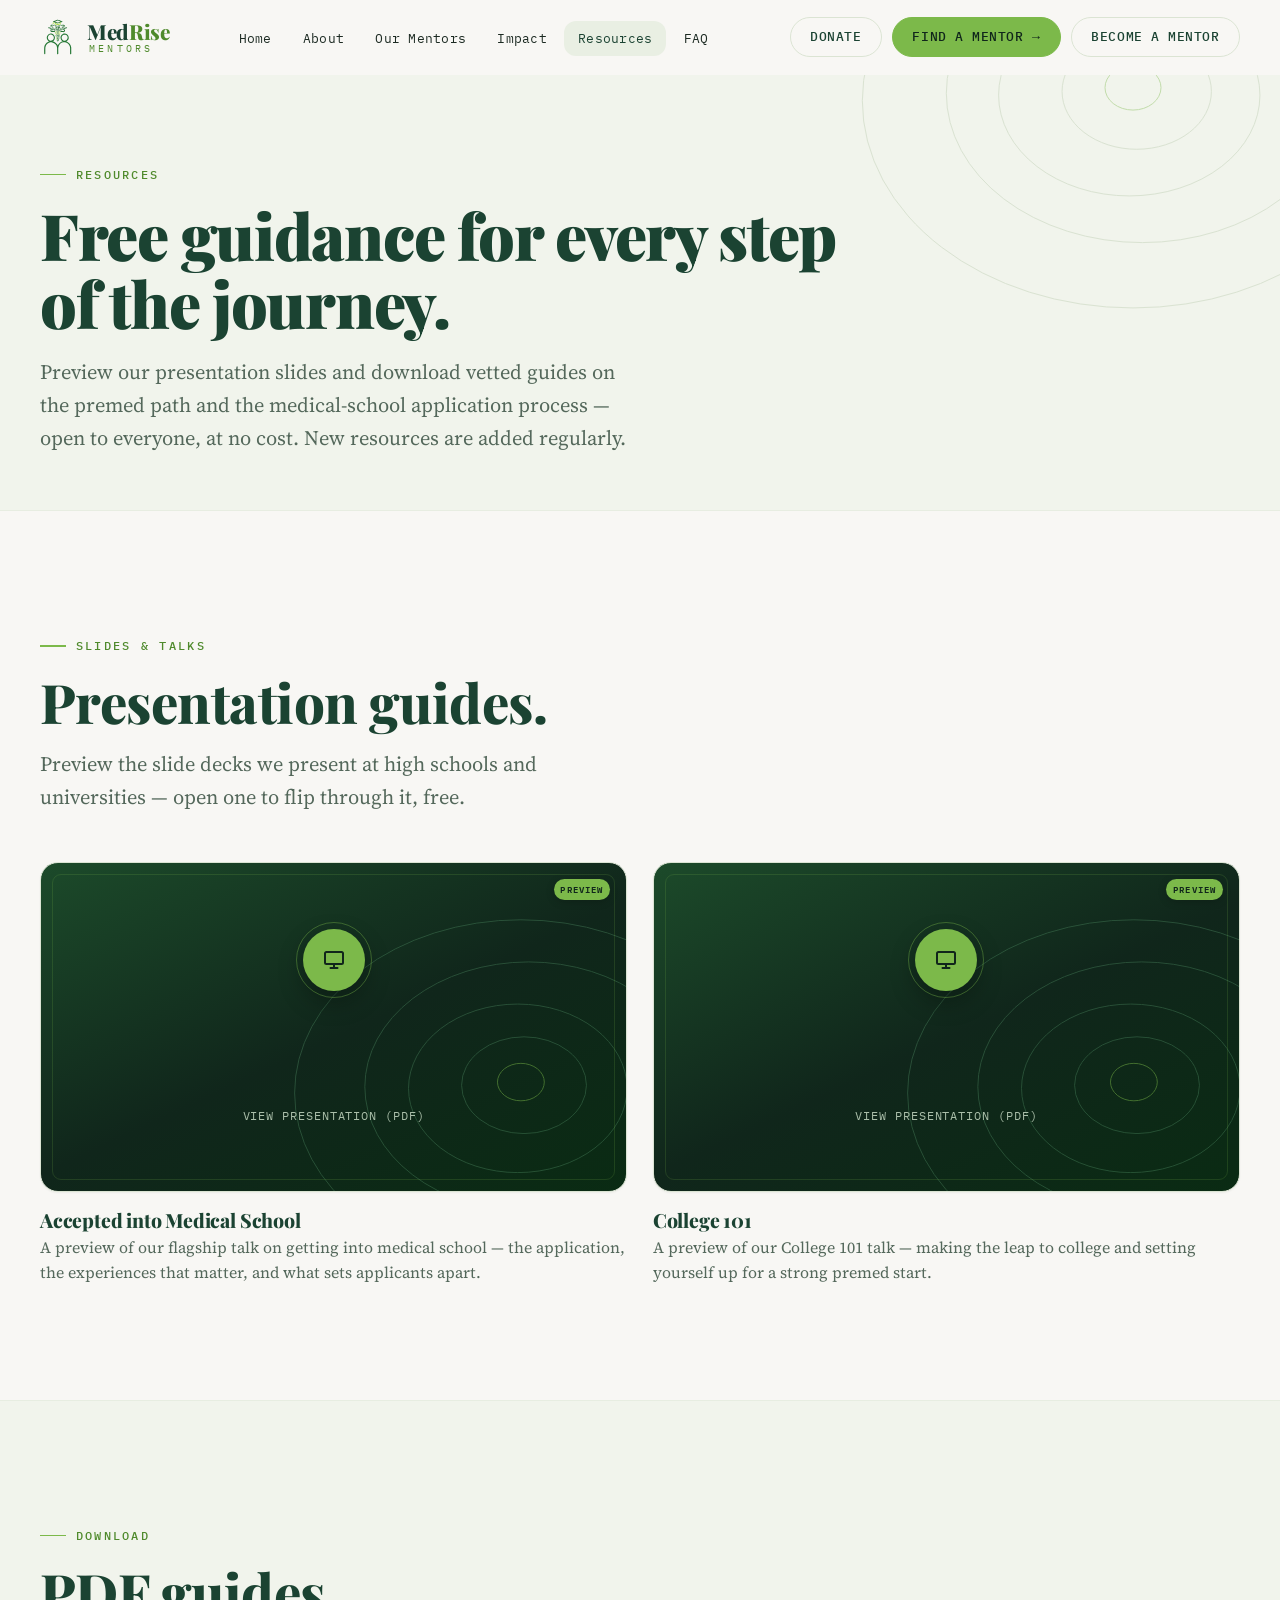
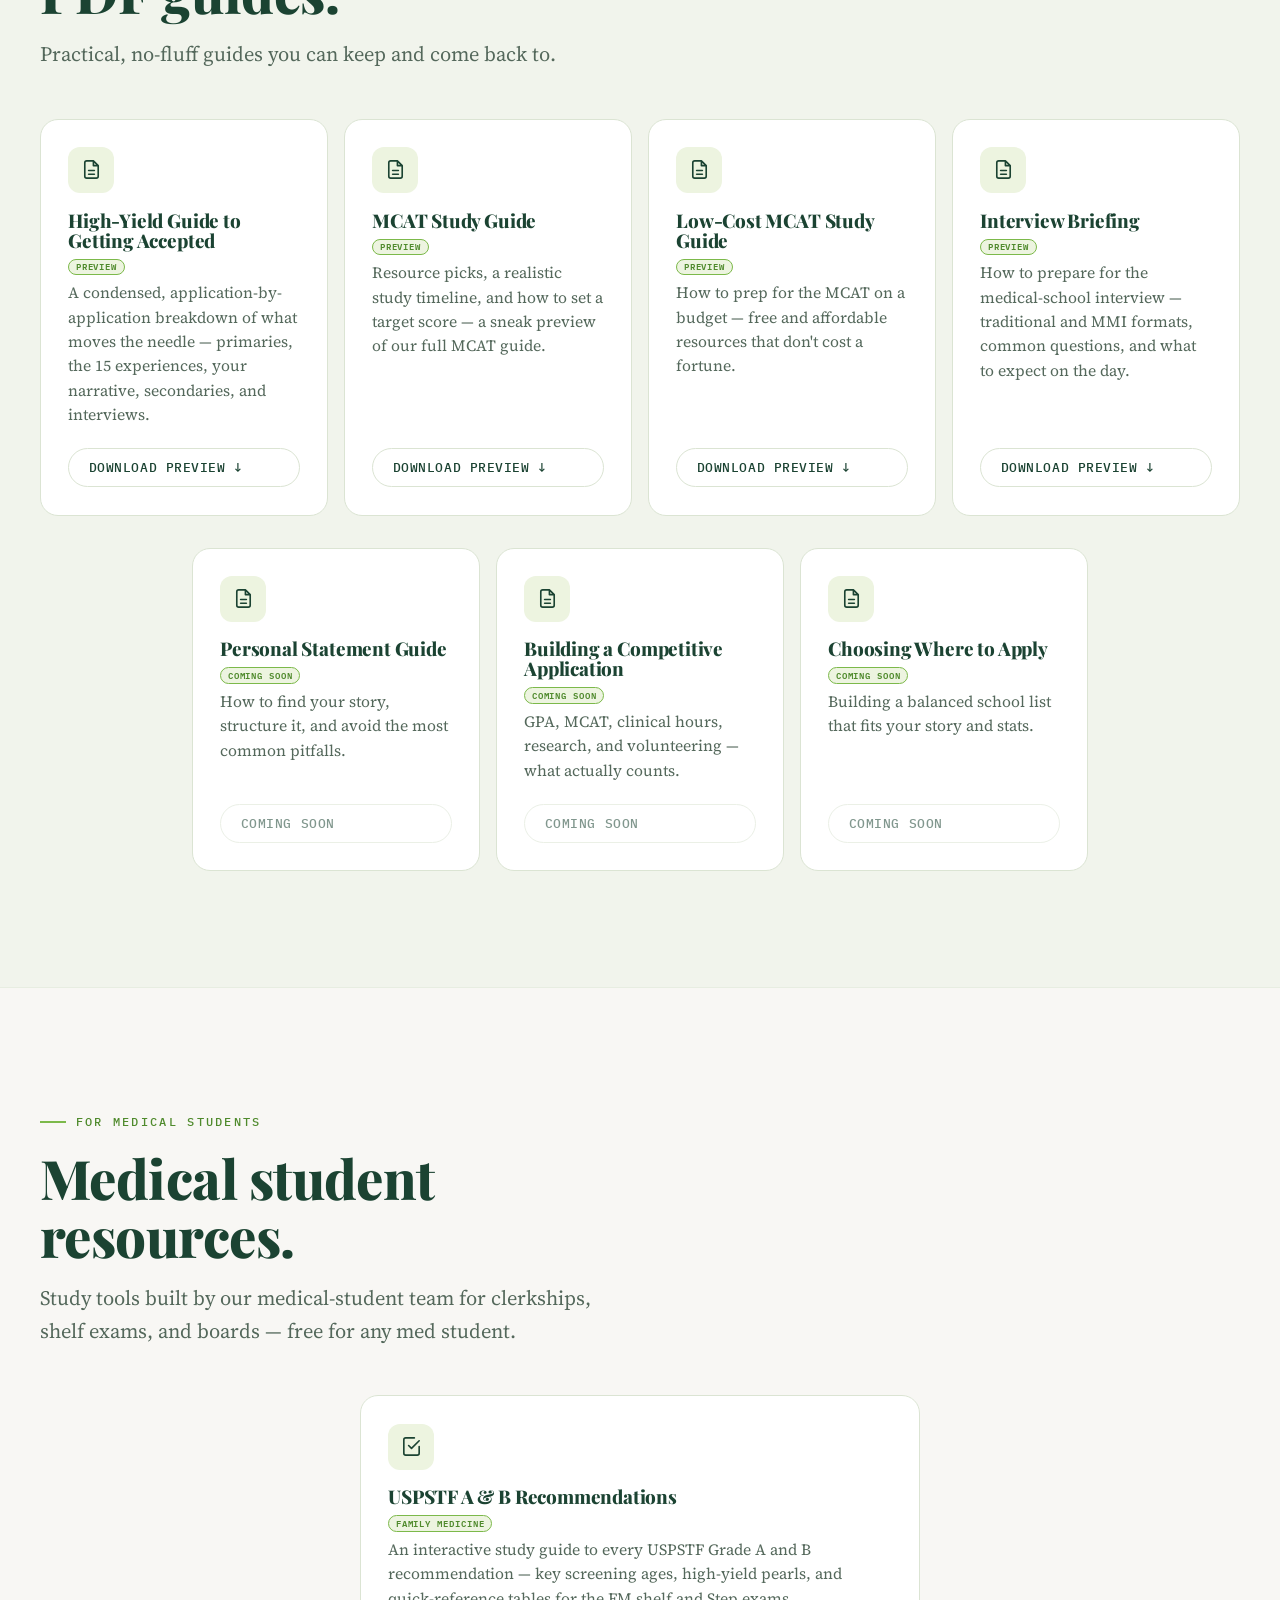
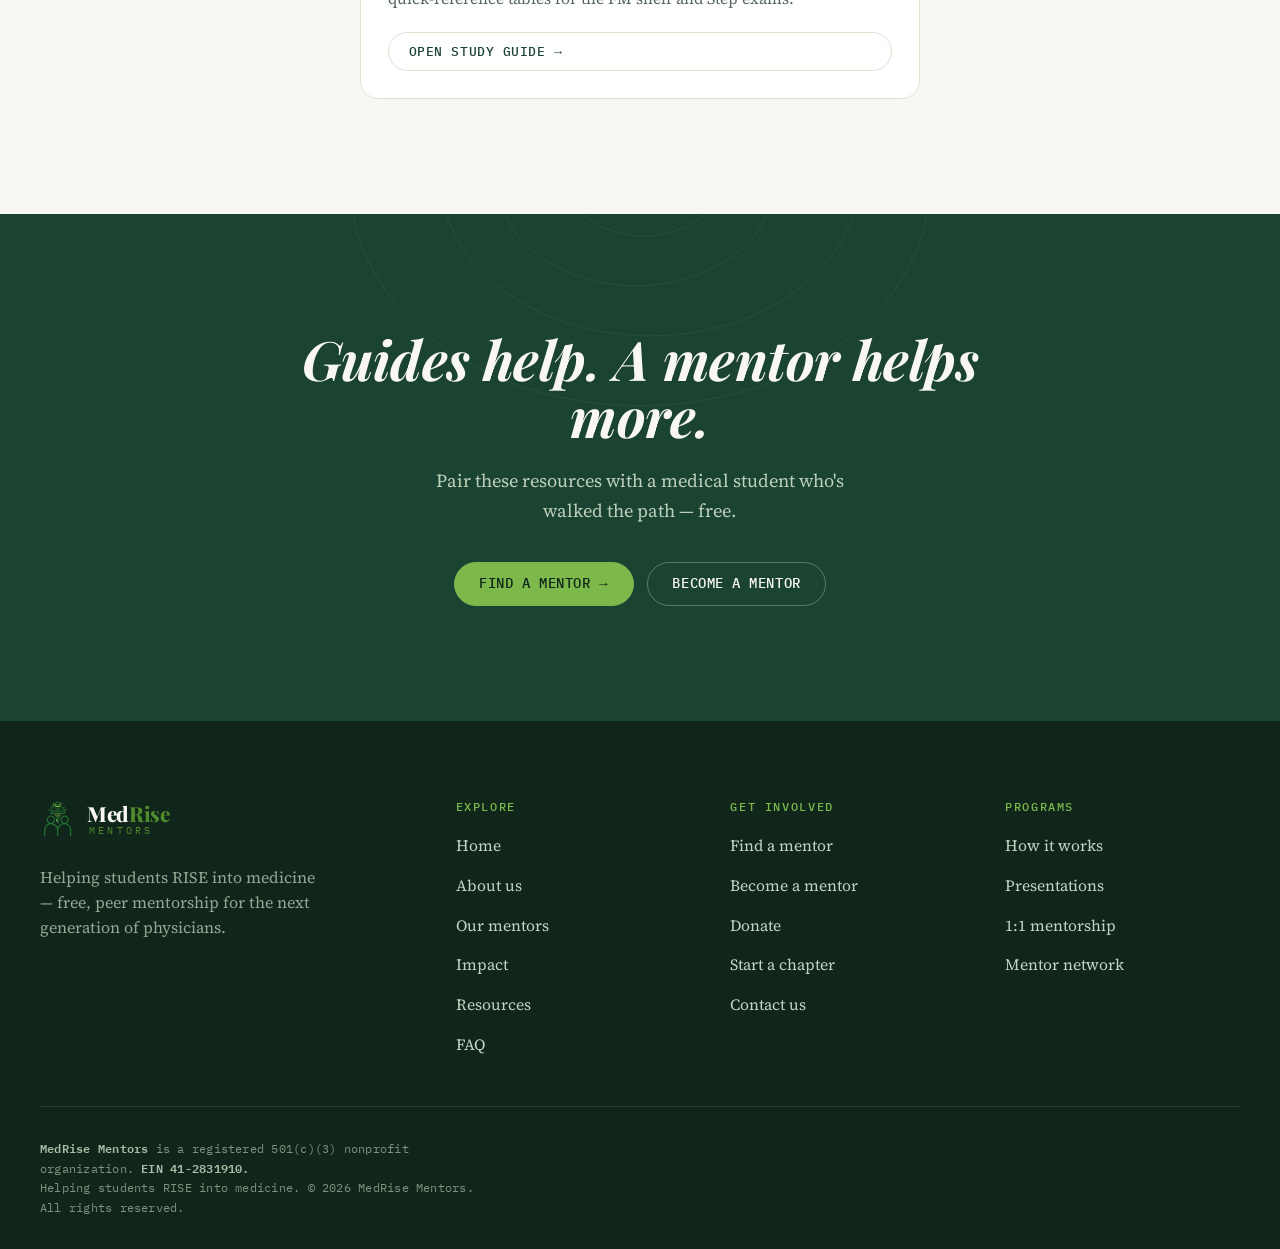
<file: resources.html>
<!DOCTYPE html>
<html lang="en" class="no-js">
<head>
<!-- Google tag (gtag.js) -->
<script async src="https://www.googletagmanager.com/gtag/js?id=G-FRKZXPWT01"></script>
<script>
  window.dataLayer = window.dataLayer || [];
  function gtag(){dataLayer.push(arguments);}
  gtag('js', new Date());

  gtag('config', 'G-FRKZXPWT01');
</script>
<meta charset="UTF-8">
<meta name="viewport" content="width=device-width, initial-scale=1.0">
<link rel="icon" href="/favicon-v2.svg" type="image/svg+xml">
<link rel="icon" href="/favicon-96x96-v2.png" sizes="96x96" type="image/png">
<link rel="icon" href="/favicon-32x32-v2.png" sizes="32x32" type="image/png">
<link rel="apple-touch-icon" href="/apple-touch-icon-v2.png">
<title>Resources — MedRise Mentors</title>
<meta name="description" content="Free presentation slides and downloadable PDF guides on the premed path and medical-school applications, from MedRise Mentors.">
<link rel="canonical" href="https://medrisementors.org/resources.html">
<meta property="og:type" content="website">
<meta property="og:site_name" content="MedRise Mentors">
<meta property="og:title" content="Resources — MedRise Mentors">
<meta property="og:description" content="Free presentation slides and downloadable PDF guides on the premed path and medical-school applications, from MedRise Mentors.">
<meta property="og:url" content="https://medrisementors.org/resources.html">
<meta property="og:locale" content="en_US">
<meta name="twitter:card" content="summary">
<meta name="twitter:title" content="Resources — MedRise Mentors">
<meta name="twitter:description" content="Free presentation slides and downloadable PDF guides on the premed path and medical-school applications, from MedRise Mentors.">
<script type="application/ld+json">
{"@context":"https://schema.org","@type":"NGO","name":"MedRise Mentors","legalName":"MEDRISE MENTORS","taxID":"41-2831910","url":"https://medrisementors.org/","logo":"https://medrisementors.org/assets/logo.png","description":"MedRise Mentors is a 501(c)(3) nonprofit pairing premed students with medical-student mentors through free presentations and one-on-one mentorship.","email":"medrmentors@gmail.com","nonprofitStatus":"https://schema.org/Nonprofit501c3","areaServed":"US"}
</script>

<script>document.documentElement.classList.remove('no-js');document.documentElement.classList.add('js');</script>
<link rel="preload" as="font" type="font/woff2" href="/assets/fonts/playfair-normal-latin.woff2" crossorigin><link rel="preload" as="font" type="font/woff2" href="/assets/fonts/sourceserif-normal-latin.woff2" crossorigin><style>@font-face{font-family:'Playfair Display';font-style:normal;font-weight:500 900;font-display:swap;src:url(/assets/fonts/playfair-normal-latin.woff2) format('woff2');unicode-range:U+0000-00FF,U+0131,U+0152-0153,U+02BB-02BC,U+02C6,U+02DA,U+02DC,U+0304,U+0308,U+0329,U+2000-206F,U+2074,U+20AC,U+2122,U+2191,U+2193,U+2212,U+2215,U+FEFF,U+FFFD}@font-face{font-family:'Playfair Display';font-style:normal;font-weight:500 900;font-display:swap;src:url(/assets/fonts/playfair-normal-latin-ext.woff2) format('woff2');unicode-range:U+0100-02BA,U+02BD-02C5,U+02C7-02CC,U+02CE-02D7,U+02DD-02FF,U+0304,U+0308,U+0329,U+1D00-1DBF,U+1E00-1E9F,U+1EF2-1EFF,U+2020,U+20A0-20AB,U+20AD-20C0,U+2113,U+2C60-2C7F,U+A720-A7FF}@font-face{font-family:'Playfair Display';font-style:italic;font-weight:500 700;font-display:swap;src:url(/assets/fonts/playfair-italic-latin.woff2) format('woff2');unicode-range:U+0000-00FF,U+0131,U+0152-0153,U+02BB-02BC,U+02C6,U+02DA,U+02DC,U+0304,U+0308,U+0329,U+2000-206F,U+2074,U+20AC,U+2122,U+2191,U+2193,U+2212,U+2215,U+FEFF,U+FFFD}@font-face{font-family:'Playfair Display';font-style:italic;font-weight:500 700;font-display:swap;src:url(/assets/fonts/playfair-italic-latin-ext.woff2) format('woff2');unicode-range:U+0100-02BA,U+02BD-02C5,U+02C7-02CC,U+02CE-02D7,U+02DD-02FF,U+0304,U+0308,U+0329,U+1D00-1DBF,U+1E00-1E9F,U+1EF2-1EFF,U+2020,U+20A0-20AB,U+20AD-20C0,U+2113,U+2C60-2C7F,U+A720-A7FF}@font-face{font-family:'Source Serif 4';font-style:normal;font-weight:300 700;font-display:swap;src:url(/assets/fonts/sourceserif-normal-latin.woff2) format('woff2');unicode-range:U+0000-00FF,U+0131,U+0152-0153,U+02BB-02BC,U+02C6,U+02DA,U+02DC,U+0304,U+0308,U+0329,U+2000-206F,U+2074,U+20AC,U+2122,U+2191,U+2193,U+2212,U+2215,U+FEFF,U+FFFD}@font-face{font-family:'Source Serif 4';font-style:normal;font-weight:300 700;font-display:swap;src:url(/assets/fonts/sourceserif-normal-latin-ext.woff2) format('woff2');unicode-range:U+0100-02BA,U+02BD-02C5,U+02C7-02CC,U+02CE-02D7,U+02DD-02FF,U+0304,U+0308,U+0329,U+1D00-1DBF,U+1E00-1E9F,U+1EF2-1EFF,U+2020,U+20A0-20AB,U+20AD-20C0,U+2113,U+2C60-2C7F,U+A720-A7FF}@font-face{font-family:'Source Serif 4';font-style:italic;font-weight:400;font-display:swap;src:url(/assets/fonts/sourceserif-italic-latin.woff2) format('woff2');unicode-range:U+0000-00FF,U+0131,U+0152-0153,U+02BB-02BC,U+02C6,U+02DA,U+02DC,U+0304,U+0308,U+0329,U+2000-206F,U+2074,U+20AC,U+2122,U+2191,U+2193,U+2212,U+2215,U+FEFF,U+FFFD}@font-face{font-family:'Source Serif 4';font-style:italic;font-weight:400;font-display:swap;src:url(/assets/fonts/sourceserif-italic-latin-ext.woff2) format('woff2');unicode-range:U+0100-02BA,U+02BD-02C5,U+02C7-02CC,U+02CE-02D7,U+02DD-02FF,U+0304,U+0308,U+0329,U+1D00-1DBF,U+1E00-1E9F,U+1EF2-1EFF,U+2020,U+20A0-20AB,U+20AD-20C0,U+2113,U+2C60-2C7F,U+A720-A7FF}@font-face{font-family:'IBM Plex Mono';font-style:normal;font-weight:400;font-display:swap;src:url(/assets/fonts/ibmplexmono-400-normal-latin.woff2) format('woff2');unicode-range:U+0000-00FF,U+0131,U+0152-0153,U+02BB-02BC,U+02C6,U+02DA,U+02DC,U+0304,U+0308,U+0329,U+2000-206F,U+2074,U+20AC,U+2122,U+2191,U+2193,U+2212,U+2215,U+FEFF,U+FFFD}@font-face{font-family:'IBM Plex Mono';font-style:normal;font-weight:400;font-display:swap;src:url(/assets/fonts/ibmplexmono-400-normal-latin-ext.woff2) format('woff2');unicode-range:U+0100-02BA,U+02BD-02C5,U+02C7-02CC,U+02CE-02D7,U+02DD-02FF,U+0304,U+0308,U+0329,U+1D00-1DBF,U+1E00-1E9F,U+1EF2-1EFF,U+2020,U+20A0-20AB,U+20AD-20C0,U+2113,U+2C60-2C7F,U+A720-A7FF}@font-face{font-family:'IBM Plex Mono';font-style:normal;font-weight:500;font-display:swap;src:url(/assets/fonts/ibmplexmono-500-normal-latin.woff2) format('woff2');unicode-range:U+0000-00FF,U+0131,U+0152-0153,U+02BB-02BC,U+02C6,U+02DA,U+02DC,U+0304,U+0308,U+0329,U+2000-206F,U+2074,U+20AC,U+2122,U+2191,U+2193,U+2212,U+2215,U+FEFF,U+FFFD}@font-face{font-family:'IBM Plex Mono';font-style:normal;font-weight:500;font-display:swap;src:url(/assets/fonts/ibmplexmono-500-normal-latin-ext.woff2) format('woff2');unicode-range:U+0100-02BA,U+02BD-02C5,U+02C7-02CC,U+02CE-02D7,U+02DD-02FF,U+0304,U+0308,U+0329,U+1D00-1DBF,U+1E00-1E9F,U+1EF2-1EFF,U+2020,U+20A0-20AB,U+20AD-20C0,U+2113,U+2C60-2C7F,U+A720-A7FF}@font-face{font-family:'IBM Plex Mono';font-style:normal;font-weight:600;font-display:swap;src:url(/assets/fonts/ibmplexmono-600-normal-latin.woff2) format('woff2');unicode-range:U+0000-00FF,U+0131,U+0152-0153,U+02BB-02BC,U+02C6,U+02DA,U+02DC,U+0304,U+0308,U+0329,U+2000-206F,U+2074,U+20AC,U+2122,U+2191,U+2193,U+2212,U+2215,U+FEFF,U+FFFD}@font-face{font-family:'IBM Plex Mono';font-style:normal;font-weight:600;font-display:swap;src:url(/assets/fonts/ibmplexmono-600-normal-latin-ext.woff2) format('woff2');unicode-range:U+0100-02BA,U+02BD-02C5,U+02C7-02CC,U+02CE-02D7,U+02DD-02FF,U+0304,U+0308,U+0329,U+1D00-1DBF,U+1E00-1E9F,U+1EF2-1EFF,U+2020,U+20A0-20AB,U+20AD-20C0,U+2113,U+2C60-2C7F,U+A720-A7FF}</style>
<style>
:root{
  --paper:#f8f7f4;--paper-card:#ffffff;--sage:#e9efe3;--sage-2:#f1f4ec;
  --line:#dbe4d3;--line-soft:#e7ede1;
  --forest:#1b4332;--forest-2:#245239;--forest-deep:#10261b;
  --ink:#1c2a22;--muted:#54685b;--muted-2:#6f8071;
  --lime:#7cb94a;--lime-deep:#4f8a2c;--lime-wash:#edf4e0;
  --r:18px;--r-sm:12px;--r-pill:999px;
  --sh-1:0 1px 2px rgba(16,38,27,.05);
  --sh-2:0 2px 8px rgba(16,38,27,.05),0 14px 40px rgba(16,38,27,.06);
  --maxw:1200px;--ease:cubic-bezier(.2,.7,.2,1);
}
*,*::before,*::after{box-sizing:border-box}
html{-webkit-text-size-adjust:100%}
@media (prefers-reduced-motion:no-preference){html{scroll-behavior:smooth}}
body{margin:0;background:var(--paper);color:var(--ink);font-family:"Source Serif 4",Georgia,serif;
  font-size:1.08rem;line-height:1.65;font-optical-sizing:auto;-webkit-font-smoothing:antialiased;text-rendering:optimizeLegibility}
img{max-width:100%;display:block}
a{color:inherit;text-decoration:none}
::selection{background:var(--lime);color:var(--forest-deep)}
h1,h2,h3,h4{font-family:"Playfair Display",Georgia,serif;color:var(--forest);line-height:1.06;margin:0;font-weight:800;letter-spacing:-.01em}
p{margin:0}
:where(section,footer)[id]{scroll-margin-top:88px}

.wrap{width:min(var(--maxw),100% - 2.5rem);margin-inline:auto}
.section{padding-block:clamp(4.5rem,9vw,7.5rem);position:relative}
.eyebrow{font-family:"IBM Plex Mono",monospace;font-size:.72rem;letter-spacing:.2em;text-transform:uppercase;
  color:var(--lime-deep);font-weight:500;display:inline-flex;align-items:center;gap:.6rem;margin:0 0 1.1rem}
.eyebrow::before{content:"";width:26px;height:1.5px;background:var(--lime);display:inline-block}
.eyebrow.center{justify-content:center}
.h-lg{font-size:clamp(2rem,4.4vw,3.4rem)}
.lede{font-size:clamp(1.1rem,1.6vw,1.32rem);color:var(--muted);max-width:60ch;line-height:1.6}
.center{text-align:center}
.section-head{max-width:64ch}
.section-head.center{margin-inline:auto}

.btn{--btnbg:var(--forest);--btnfg:#fff;--btnbd:var(--forest);display:inline-flex;align-items:center;gap:.55rem;
  font-family:"IBM Plex Mono",monospace;font-size:.82rem;font-weight:500;letter-spacing:.04em;text-transform:uppercase;
  padding:.92em 1.5em;border-radius:var(--r-pill);background:var(--btnbg);color:var(--btnfg);border:1.5px solid var(--btnbd);
  cursor:pointer;transition:transform .25s var(--ease),box-shadow .25s var(--ease),background .2s,color .2s,border-color .2s;line-height:1}
.btn:hover{transform:translateY(-2px);box-shadow:var(--sh-2)}
.btn:active{transform:translateY(0)}
.btn .arw{transition:transform .25s var(--ease)}
.btn:hover .arw{transform:translate(3px)}
.btn-primary{--btnbg:var(--lime);--btnfg:var(--forest-deep);--btnbd:var(--lime)}
.btn-primary:hover{--btnbg:#8ec95b}
.btn-ghost{--btnbg:transparent;--btnfg:var(--forest);--btnbd:var(--line)}
.btn-ghost:hover{--btnbd:var(--forest)}
.btn-on-dark{--btnbg:transparent;--btnfg:var(--paper);--btnbd:rgba(255,255,255,.28)}
.btn-on-dark:hover{--btnbd:var(--lime);--btnfg:var(--lime)}
.btn-lg{font-size:.86rem;padding:1.05em 1.8em}
:focus-visible{outline:2.5px solid var(--lime-deep);outline-offset:3px;border-radius:4px}

/* header */
.header{position:sticky;top:0;z-index:60;transition:background .3s,box-shadow .3s,border-color .3s;border-bottom:1px solid transparent}
.header.scrolled{background:rgba(248,247,244,.82);backdrop-filter:blur(12px) saturate(1.2);-webkit-backdrop-filter:blur(12px) saturate(1.2);border-bottom-color:var(--line)}
.nav{display:flex;align-items:center;justify-content:space-between;height:74px;gap:1.5rem}
.brand{display:inline-flex;align-items:center;gap:.7rem;flex-shrink:0}
.brand .mark{width:36px;height:36px;flex-shrink:0}
.brand-text{display:flex;flex-direction:column;line-height:1}
.brand .name{font-family:"Playfair Display",serif;font-weight:800;font-size:1.3rem;color:var(--forest);letter-spacing:-.02em}
.brand .name .nm-rise{color:var(--lime-deep)}
.brand .sub{font-family:"IBM Plex Mono",monospace;font-size:.6rem;letter-spacing:.34em;text-transform:uppercase;color:var(--lime-deep);margin-top:.15rem;padding-left:.1rem}
.nav-links{display:flex;align-items:center;gap:.25rem;list-style:none;margin:0;padding:0}
.nav-links a{font-family:"IBM Plex Mono",monospace;font-size:.8rem;letter-spacing:.02em;color:var(--ink);padding:.55rem .85rem;border-radius:var(--r-sm);transition:color .2s,background .2s}
.nav-links a:hover{color:var(--forest);background:var(--sage)}
.nav-links a.active{color:var(--forest);background:var(--sage)}
.nav-cta{display:flex;align-items:center;gap:.6rem}
.nav-toggle{display:none;width:44px;height:44px;border:1px solid var(--line);border-radius:var(--r-sm);background:var(--paper-card);cursor:pointer;padding:0;place-items:center}
.nav-toggle span,.nav-toggle span::before,.nav-toggle span::after{content:"";display:block;width:19px;height:2px;background:var(--forest);border-radius:2px;transition:transform .3s var(--ease),opacity .2s}
.nav-toggle span{position:relative}
.nav-toggle span::before{position:absolute;top:-6px}
.nav-toggle span::after{position:absolute;top:6px}
.nav-toggle[aria-expanded="true"] span{background:transparent}
.nav-toggle[aria-expanded="true"] span::before{transform:translateY(6px) rotate(45deg)}
.nav-toggle[aria-expanded="true"] span::after{transform:translateY(-6px) rotate(-45deg)}
@media (min-width:941px){.nav-links .btn{display:none}}
@media (max-width:940px){
  .nav-toggle{display:grid}
  .nav-cta .btn:not(.nav-toggle){display:none}
  .nav-links{position:absolute;top:74px;left:0;right:0;flex-direction:column;align-items:stretch;gap:.15rem;
    background:rgba(248,247,244,.98);backdrop-filter:blur(12px);border-bottom:1px solid var(--line);box-shadow:var(--sh-2);
    padding:.8rem max(1.25rem,calc((100vw - var(--maxw))/2 + 1.25rem)) 1.3rem;
    transform:translateY(-8px);opacity:0;pointer-events:none;transition:transform .3s var(--ease),opacity .25s}
  .nav-links.open{transform:none;opacity:1;pointer-events:auto}
  .nav-links a{padding:.85rem .6rem;font-size:.9rem;border-bottom:1px solid var(--line-soft)}
  .nav-links li:last-child a{border-bottom:0}
  .nav-links .btn{margin-top:.7rem;justify-content:center}
}

/* reveal */
.js .reveal{opacity:0;transform:translateY(22px);transition:opacity .7s var(--ease),transform .7s var(--ease)}
.js .reveal.in{opacity:1;transform:none}
.js .reveal[data-d="1"]{transition-delay:.08s}
.js .reveal[data-d="2"]{transition-delay:.16s}
.js .reveal[data-d="3"]{transition-delay:.24s}
.js .reveal[data-d="4"]{transition-delay:.32s}

/* contours */
.contours,.contours2{position:absolute;pointer-events:none}
.contours ellipse{fill:none;stroke:var(--forest);stroke-width:1.25;vector-effect:non-scaling-stroke;opacity:.16}
.contours .peak{stroke:var(--lime);opacity:.5;stroke-width:1.5}
@media (prefers-reduced-motion:no-preference){
  .js .contours ellipse{stroke-dasharray:1;stroke-dashoffset:1;animation:draw 1.6s var(--ease) forwards}
  .js .contours ellipse:nth-child(1){animation-delay:.15s}
  .js .contours ellipse:nth-child(2){animation-delay:.28s}
  .js .contours ellipse:nth-child(3){animation-delay:.41s}
  .js .contours ellipse:nth-child(4){animation-delay:.54s}
  .js .contours ellipse:nth-child(5){animation-delay:.67s}
  .js .contours ellipse:nth-child(6){animation-delay:.80s}
  .js .contours ellipse:nth-child(7){animation-delay:.93s}
  .js .contours ellipse:nth-child(8){animation-delay:1.06s}
}
@keyframes draw{to{stroke-dashoffset:0}}
.contours2 ellipse{fill:none;stroke:#3f6b52;stroke-width:1;vector-effect:non-scaling-stroke;opacity:.5}
.contours2 .peak{stroke:var(--lime);opacity:.45}

/* hero (home) */
.hero{position:relative;overflow:hidden;isolation:isolate;padding-block:clamp(3.5rem,8vw,6.5rem) clamp(3rem,6vw,4.5rem)}
.hero .contours{inset:0;z-index:-2;width:100%;height:100%}
.hero::after{content:"";position:absolute;inset:0;z-index:-1;background:radial-gradient(120% 90% at 12% 40%,var(--paper) 30%,rgba(248,247,244,.72) 55%,rgba(248,247,244,0) 78%)}
.hero-inner{max-width:56rem}
.hero h1{font-size:clamp(2.6rem,7vw,5.4rem);font-weight:900;letter-spacing:-.025em;max-width:18ch}
.hero h1 .ital{font-style:italic;font-weight:700;color:var(--lime-deep)}
.hero .sub{font-size:clamp(1.1rem,1.7vw,1.38rem);color:var(--muted);max-width:56ch;margin-top:1.6rem;line-height:1.55}
.hero-actions{display:flex;flex-wrap:wrap;gap:.8rem;margin-top:2.2rem}
.trust{margin-top:clamp(2.6rem,6vw,3.6rem);padding-top:1.5rem;border-top:1px solid var(--line);display:flex;flex-wrap:wrap;gap:.6rem 2.2rem;align-items:center;
  font-family:"IBM Plex Mono",monospace;font-size:.76rem;letter-spacing:.03em;color:var(--muted-2);text-transform:uppercase}
.trust b{color:var(--forest);font-weight:600}
.trust .dot{width:5px;height:5px;border-radius:50%;background:var(--lime);display:inline-block;margin-right:.7rem;vertical-align:middle}

/* page hero (subpages) */
.page-hero{position:relative;overflow:hidden;isolation:isolate;padding-block:clamp(3.5rem,7vw,5rem) clamp(2.5rem,5vw,3.5rem);background:var(--sage-2);border-bottom:1px solid var(--line-soft)}
.page-hero .contours2{right:-6%;top:-40%;width:min(560px,60%);z-index:0}
.page-hero .contours2 ellipse{stroke:#c3d2b8;opacity:.5}
.page-hero .contours2 .peak{stroke:var(--lime);opacity:.4}
.page-hero .wrap{position:relative;z-index:1}
.page-hero h1{font-size:clamp(2.3rem,5.2vw,4rem);font-weight:900;letter-spacing:-.02em;max-width:20ch}
.page-hero .lede{margin-top:1.2rem}

/* generic surfaces */
.tint{background:var(--sage-2);border-block:1px solid var(--line-soft)}
.mission-grid{display:grid;grid-template-columns:1fr;gap:clamp(2rem,5vw,4rem);align-items:start}
@media (min-width:880px){.mission-grid{grid-template-columns:1.05fr 1fr}}
.mission-body p+p{margin-top:1.15rem}
.mission-body p{color:var(--muted);font-size:1.12rem}
.mission-body strong{color:var(--forest);font-weight:600}
.pullnote{border-left:3px solid var(--lime);padding:.2rem 0 .2rem 1.4rem;margin-top:.4rem;font-family:"Playfair Display",serif;font-style:italic;
  font-size:clamp(1.3rem,2.4vw,1.9rem);color:var(--forest);line-height:1.28;font-weight:600;letter-spacing:-.01em}
.mini-stats{display:grid;grid-template-columns:1fr 1fr;gap:1px;background:var(--line);border:1px solid var(--line);border-radius:var(--r);overflow:hidden}
.mini-stats .cell{background:var(--paper-card);padding:1.6rem 1.4rem}
.mini-stats .num{font-family:"Playfair Display",serif;font-weight:800;font-size:clamp(1.9rem,3.6vw,2.6rem);color:var(--forest);line-height:1}
.mini-stats .lbl{font-family:"IBM Plex Mono",monospace;font-size:.72rem;letter-spacing:.06em;text-transform:uppercase;color:var(--muted);margin-top:.55rem;line-height:1.35}

/* what we do */
.do-grid{display:grid;grid-template-columns:repeat(auto-fit,minmax(250px,1fr));gap:1rem;margin-top:clamp(2.2rem,4.5vw,3rem)}
.feat{background:var(--paper-card);border:1px solid var(--line);border-radius:var(--r);padding:1.7rem;transition:transform .3s var(--ease),box-shadow .3s var(--ease),border-color .3s}
.feat:hover{transform:translateY(-4px);box-shadow:var(--sh-2)}
.feat .ico{width:46px;height:46px;border-radius:12px;background:var(--lime-wash);display:grid;place-items:center;margin-bottom:1.1rem;color:var(--forest)}
.feat .ico svg{width:23px;height:23px;stroke:currentColor;stroke-width:1.7;fill:none;stroke-linecap:round;stroke-linejoin:round}
.feat h3{font-size:1.2rem;margin-bottom:.45rem}
.feat p{color:var(--muted);font-size:1rem;line-height:1.55}
.feat .soon{font-family:"IBM Plex Mono",monospace;font-size:.6rem;letter-spacing:.1em;text-transform:uppercase;color:var(--lime-deep);background:var(--lime-wash);padding:.2em .6em;border-radius:var(--r-pill);margin-left:.5rem;white-space:nowrap}

/* steps */
.steps{position:relative;max-width:820px;margin-top:clamp(2.5rem,5vw,3.5rem)}
.steps::before{content:"";position:absolute;left:23px;top:14px;bottom:14px;width:2px;background:linear-gradient(var(--lime),var(--line))}
.step{position:relative;display:grid;grid-template-columns:48px 1fr;gap:clamp(1rem,3vw,1.8rem);padding-block:clamp(1.1rem,2.5vw,1.6rem)}
.step .node{width:48px;height:48px;border-radius:50%;background:var(--paper);border:2px solid var(--lime);display:grid;place-items:center;
  font-family:"IBM Plex Mono",monospace;font-weight:600;font-size:.85rem;color:var(--forest);position:relative;z-index:1;box-shadow:0 0 0 6px var(--paper)}
.step:last-child .node{background:var(--forest);border-color:var(--forest);color:var(--lime)}
.step h3{font-size:clamp(1.25rem,2.3vw,1.6rem);margin-bottom:.4rem}
.step p{color:var(--muted);max-width:52ch}

/* rise */
.rise{background:var(--forest-deep);color:var(--paper);position:relative;overflow:hidden;isolation:isolate}
.rise .contours2{right:-8%;top:-20%;width:min(680px,70%);z-index:-1}
.rise h2{color:var(--paper);font-size:clamp(1.9rem,4vw,3rem)}
.rise .eyebrow{color:var(--lime)}
.rise .lede{color:#b8c7b6}
.rise-grid{display:grid;grid-template-columns:repeat(auto-fit,minmax(230px,1fr));gap:1px;background:rgba(255,255,255,.09);border:1px solid rgba(255,255,255,.09);border-radius:var(--r);overflow:hidden;margin-top:clamp(2.2rem,5vw,3rem)}
.pillar{background:var(--forest-deep);padding:clamp(1.6rem,3vw,2.2rem);transition:background .3s}
.pillar:hover{background:#16311f}
.pillar .letter{font-family:"Playfair Display",serif;font-weight:900;font-size:3.4rem;color:var(--lime);line-height:.9;letter-spacing:-.02em}
.pillar .pname{font-family:"IBM Plex Mono",monospace;font-size:.76rem;letter-spacing:.16em;text-transform:uppercase;color:var(--paper);margin:.9rem 0 .55rem;font-weight:500}
.pillar p{color:#a9bda6;font-size:1rem;line-height:1.55}

/* stats */
.stats-grid{display:grid;grid-template-columns:repeat(auto-fit,minmax(190px,1fr));gap:1rem;margin-top:clamp(2rem,4vw,3rem)}
.stat{background:var(--paper-card);border:1px solid var(--line);border-radius:var(--r);padding:2rem 1.6rem;text-align:center}
.stat .big{font-family:"Playfair Display",serif;font-weight:800;font-size:clamp(2.6rem,6vw,3.7rem);color:var(--forest);line-height:1;letter-spacing:-.02em}
.stat .lbl{font-family:"IBM Plex Mono",monospace;font-size:.72rem;letter-spacing:.05em;text-transform:uppercase;color:var(--muted);margin-top:.8rem;line-height:1.4}
.stat.goal{background:var(--forest);border-color:var(--forest)}
.stat.goal .big{color:var(--lime)}
.stat.goal .lbl{color:#bcd0ba}

/* chapters + states */
.chap-grid{display:grid;grid-template-columns:repeat(auto-fit,minmax(230px,1fr));gap:1rem;margin-top:clamp(2.2rem,4.5vw,3rem)}
.chap{position:relative;overflow:hidden;background:var(--paper-card);border:1px solid var(--line);border-radius:var(--r);padding:1.8rem;transition:transform .3s var(--ease),box-shadow .3s var(--ease)}
.chap:hover{transform:translateY(-4px);box-shadow:var(--sh-2)}
.chap .term{font-family:"IBM Plex Mono",monospace;font-size:.66rem;letter-spacing:.1em;text-transform:uppercase;color:var(--forest);background:var(--lime-wash);border:1px solid var(--lime);border-radius:var(--r-pill);padding:.3em .8em;display:inline-block;margin-bottom:1.1rem}
.chap h3{font-size:1.25rem;line-height:1.15;margin-bottom:.35rem}
.chap .loc{font-family:"IBM Plex Mono",monospace;font-size:.76rem;color:var(--muted);letter-spacing:.02em}
.chap.next{background:var(--sage);border-style:dashed;display:flex;flex-direction:column;justify-content:center}
.chap .pin{position:absolute;right:1.3rem;top:1.5rem;width:24px;height:24px;color:var(--lime);opacity:.55}
.chap .pin svg{width:100%;height:100%;stroke:currentColor;fill:none;stroke-width:1.6}
.states-band{margin-top:1.5rem;background:var(--forest);border-radius:var(--r);padding:clamp(1.8rem,4vw,2.6rem);display:grid;grid-template-columns:1fr;gap:1.4rem;align-items:center}
@media (min-width:760px){.states-band{grid-template-columns:auto 1fr}}
.states-num{font-family:"Playfair Display",serif;font-weight:800;color:var(--lime);line-height:.9}
.states-num b{font-size:clamp(3rem,7vw,4.6rem);display:block}
.states-num span{font-family:"IBM Plex Mono",monospace;font-size:.72rem;letter-spacing:.1em;text-transform:uppercase;color:#bcd0ba;font-weight:500}
.state-chips{display:flex;flex-wrap:wrap;gap:.5rem}
.state-chip{font-family:"IBM Plex Mono",monospace;font-size:.8rem;letter-spacing:.06em;color:var(--paper);border:1px solid rgba(255,255,255,.22);border-radius:var(--r-pill);padding:.4em .95em}

/* team teaser */
.teaser{display:grid;grid-template-columns:1fr;gap:clamp(1.6rem,4vw,2.6rem);align-items:center}
@media (min-width:820px){.teaser{grid-template-columns:1fr 1fr}}
.teaser h2{font-size:clamp(1.9rem,4vw,3rem)}
.teaser p{color:var(--muted);font-size:1.1rem;margin-top:1.1rem;max-width:52ch}
.avatar-row{display:flex;flex-wrap:wrap;gap:1rem}
.mini-person{display:flex;flex-direction:column;align-items:center;gap:.55rem;width:92px;text-align:center}
.mini-av{width:64px;height:64px;border-radius:50%;display:grid;place-items:center;color:#fff;font-family:"Playfair Display",serif;font-weight:700;font-size:1.2rem;box-shadow:var(--sh-1)}
.mini-person .mn{font-family:"IBM Plex Mono",monospace;font-size:.66rem;letter-spacing:.02em;color:var(--muted);line-height:1.3}

/* leaders */
.leaders-grid{display:grid;grid-template-columns:repeat(auto-fit,minmax(300px,1fr));gap:1.1rem;margin-top:clamp(2.2rem,4.5vw,3rem)}
.leader{background:var(--paper-card);border:1px solid var(--line);border-radius:var(--r);padding:1.8rem;display:flex;gap:1.3rem;align-items:flex-start;transition:transform .3s var(--ease),box-shadow .3s var(--ease)}
.leader:hover{transform:translateY(-3px);box-shadow:var(--sh-2)}
.l-avatar{width:74px;height:74px;flex-shrink:0;border-radius:16px;display:grid;place-items:center;color:#fff;font-family:"Playfair Display",serif;font-weight:700;font-size:1.5rem;box-shadow:var(--sh-1)}
.l-role{font-family:"IBM Plex Mono",monospace;font-size:.68rem;letter-spacing:.14em;text-transform:uppercase;color:var(--lime-deep);margin-bottom:.35rem}
.leader h3{font-size:1.32rem;margin-bottom:.2rem}
.l-school{font-family:"IBM Plex Mono",monospace;font-size:.74rem;color:var(--muted-2);margin-bottom:.7rem;letter-spacing:.01em}
.leader p{color:var(--muted);font-size:.99rem;line-height:1.55}
.coord-wrap{margin-top:clamp(2rem,4vw,2.6rem)}

/* timeline */
.timeline{position:relative;max-width:760px;margin-top:clamp(2rem,4vw,2.8rem);padding-left:8px}
.timeline::before{content:"";position:absolute;left:7px;top:8px;bottom:8px;width:2px;background:linear-gradient(var(--lime),var(--line))}
.tl-item{position:relative;padding:0 0 1.6rem 2.2rem}
.tl-item::before{content:"";position:absolute;left:0;top:6px;width:16px;height:16px;border-radius:50%;background:var(--paper);border:3px solid var(--lime);box-shadow:0 0 0 5px var(--paper)}
.tl-year{font-family:"IBM Plex Mono",monospace;font-size:.72rem;letter-spacing:.1em;text-transform:uppercase;color:var(--lime-deep);margin-bottom:.25rem}
.tl-item h3{font-size:1.15rem;margin-bottom:.25rem}
.tl-item p{color:var(--muted);font-size:1rem}

/* mentors */
.mentor-tools{display:flex;flex-wrap:wrap;gap:1rem;align-items:center;justify-content:space-between;margin-top:clamp(1.8rem,4vw,2.6rem)}
.mentor-search{position:relative;flex:1;min-width:240px;max-width:420px}
.mentor-search input{width:100%;font-family:"Source Serif 4",serif;font-size:1rem;color:var(--ink);background:var(--paper-card);
  border:1.5px solid var(--line);border-radius:var(--r-pill);padding:.85em 1.1em .85em 2.7em;transition:border-color .2s,box-shadow .2s}
.mentor-search input:focus{outline:none;border-color:var(--lime);box-shadow:0 0 0 4px var(--lime-wash)}
.mentor-search svg{position:absolute;left:1rem;top:50%;transform:translateY(-50%);width:18px;height:18px;stroke:var(--muted-2);fill:none;stroke-width:2}
.mentor-count{font-family:"IBM Plex Mono",monospace;font-size:.78rem;letter-spacing:.04em;text-transform:uppercase;color:var(--muted)}
.mentor-grid{display:grid;grid-template-columns:repeat(auto-fill,minmax(210px,1fr));gap:.9rem;margin-top:1.6rem}
.mentor{background:var(--paper-card);border:1px solid var(--line);border-radius:var(--r-sm);padding:1.3rem;text-align:center;transition:transform .25s var(--ease),box-shadow .25s var(--ease),border-color .2s}
.mentor:hover{transform:translateY(-3px);box-shadow:var(--sh-2)}
.m-avatar{width:60px;height:60px;border-radius:50%;margin:0 auto .85rem;display:grid;place-items:center;color:#fff;font-family:"Playfair Display",serif;font-weight:700;font-size:1.2rem}
.m-name{font-family:"Playfair Display",serif;font-weight:700;font-size:1.08rem;color:var(--forest);line-height:1.15}
.m-school{font-family:"IBM Plex Mono",monospace;font-size:.68rem;letter-spacing:.01em;color:var(--forest-2);margin-top:.45rem;line-height:1.3}
.m-home{font-size:.85rem;color:var(--muted-2);margin-top:.3rem}
.no-results{grid-column:1/-1;text-align:center;color:var(--muted);font-style:italic;padding:2rem}

/* before/after */
.ba-wrap{background:var(--paper-card);border:1px solid var(--line);border-radius:var(--r);padding:clamp(1.8rem,4vw,2.6rem);margin-top:clamp(2rem,4vw,2.8rem);position:relative}
.ba-badge{position:absolute;top:1.3rem;right:1.3rem;font-family:"IBM Plex Mono",monospace;font-size:.6rem;letter-spacing:.12em;text-transform:uppercase;color:var(--lime-deep);background:var(--lime-wash);border:1px dashed var(--lime);border-radius:var(--r-pill);padding:.35em .8em}
.ba-metric+.ba-metric{margin-top:1.8rem}
.ba-top{display:flex;justify-content:space-between;align-items:baseline;margin-bottom:.7rem;gap:1rem}
.ba-top h4{font-family:"Playfair Display",serif;font-size:1.2rem;font-weight:700;color:var(--forest)}
.ba-vals{font-family:"IBM Plex Mono",monospace;font-size:.82rem;color:var(--muted);letter-spacing:.02em}
.ba-vals b{color:var(--lime-deep);font-size:1.05rem}
.ba-track{height:16px;background:var(--sage);border-radius:var(--r-pill);position:relative;overflow:hidden}
.ba-pre{position:absolute;left:0;top:0;bottom:0;background:var(--line);border-radius:var(--r-pill)}
.ba-post{position:absolute;left:0;top:0;bottom:0;background:linear-gradient(90deg,var(--lime-deep),var(--lime));border-radius:var(--r-pill);transition:width 1.2s var(--ease)}
.ba-scale{display:flex;justify-content:space-between;font-family:"IBM Plex Mono",monospace;font-size:.64rem;color:var(--muted-2);margin-top:.4rem;letter-spacing:.05em}
.ba-note{font-family:"IBM Plex Mono",monospace;font-size:.72rem;color:var(--muted-2);margin-top:1.6rem;letter-spacing:.02em;line-height:1.5}
.ba-legend{display:flex;gap:1.4rem;margin-top:1.2rem;flex-wrap:wrap}
.ba-legend span{display:flex;align-items:center;gap:.5rem;font-family:"IBM Plex Mono",monospace;font-size:.72rem;color:var(--muted);text-transform:uppercase;letter-spacing:.05em}
.ba-legend i{width:14px;height:14px;border-radius:4px;display:inline-block}

/* research callout */
.callout{background:var(--forest-deep);color:var(--paper);border-radius:var(--r);padding:clamp(1.8rem,4vw,2.8rem);margin-top:clamp(2rem,4vw,2.8rem);position:relative;overflow:hidden;isolation:isolate}
.callout .contours2{right:-10%;top:-30%;width:min(420px,55%);z-index:-1}
.callout .eyebrow{color:var(--lime)}
.callout h3{color:var(--paper);font-size:clamp(1.4rem,3vw,2rem);max-width:24ch}
.callout p{color:#bcd0ba;margin-top:1rem;max-width:60ch;font-size:1.05rem}

/* news */
.news-card{display:grid;grid-template-columns:1fr;gap:1.4rem;background:var(--paper-card);border:1px solid var(--line);border-radius:var(--r);padding:clamp(1.6rem,3.5vw,2.2rem);margin-top:clamp(2rem,4vw,2.6rem);align-items:center}
@media (min-width:640px){.news-card{grid-template-columns:auto 1fr}}
.news-icon{width:56px;height:56px;border-radius:14px;background:var(--lime-wash);display:grid;place-items:center;color:var(--forest)}
.news-icon svg{width:26px;height:26px;stroke:currentColor;fill:none;stroke-width:1.7}
.news-meta{font-family:"IBM Plex Mono",monospace;font-size:.68rem;letter-spacing:.1em;text-transform:uppercase;color:var(--lime-deep);margin-bottom:.4rem}
.news-card h3{font-size:1.15rem;margin-bottom:.4rem;line-height:1.3}
.news-card p{color:var(--muted);font-size:.98rem;margin-bottom:.8rem}
.news-card a.readmore{font-family:"IBM Plex Mono",monospace;font-size:.78rem;color:var(--lime-deep);text-transform:uppercase;letter-spacing:.05em;border-bottom:1px solid var(--lime);padding-bottom:2px}

/* get involved */
.paths{display:grid;grid-template-columns:repeat(auto-fit,minmax(270px,1fr));gap:1.1rem;margin-top:clamp(2.2rem,4.5vw,3rem)}
.path{display:flex;flex-direction:column;background:var(--paper-card);border:1px solid var(--line);border-radius:var(--r);padding:2rem;transition:transform .3s var(--ease),box-shadow .3s var(--ease)}
.path:hover{transform:translateY(-4px);box-shadow:var(--sh-2)}
.path.feature{background:var(--forest);border-color:var(--forest)}
.path .who{font-family:"IBM Plex Mono",monospace;font-size:.72rem;letter-spacing:.1em;text-transform:uppercase;color:var(--lime-deep);margin-bottom:.9rem}
.path.feature .who{color:var(--lime)}
.path h3{font-size:1.5rem;margin-bottom:.6rem}
.path.feature h3{color:var(--paper)}
.path p{color:var(--muted);font-size:1.03rem;flex-grow:1;margin-bottom:1.5rem}
.path.feature p{color:#bcd0ba}
.path .tag2{font-family:"IBM Plex Mono",monospace;font-size:.66rem;letter-spacing:.06em;text-transform:uppercase;color:var(--forest);background:var(--lime-wash);border-radius:var(--r-pill);padding:.3em .8em;align-self:flex-start;margin-bottom:1.1rem}
.path .under{margin-top:.9rem;font-family:"IBM Plex Mono",monospace;font-size:.74rem;color:var(--muted)}
.path .under a{color:var(--lime-deep);text-decoration:underline;text-underline-offset:3px}

/* cta */
.cta{background:var(--forest);color:var(--paper);text-align:center;position:relative;overflow:hidden;isolation:isolate}
.cta .contours2{left:50%;top:-60%;transform:translateX(-50%);width:min(900px,120%);z-index:-1;opacity:.6}
.cta h2{color:var(--paper);font-size:clamp(2rem,4.6vw,3.4rem);max-width:20ch;margin-inline:auto;font-style:italic;font-weight:700}
.cta p{color:#bcd0ba;margin:1.3rem auto 0;max-width:48ch;font-size:1.15rem}
.cta-actions{display:flex;flex-wrap:wrap;gap:.8rem;justify-content:center;margin-top:2.2rem}

/* footer */
.footer{background:var(--forest-deep);color:#c4d3c2;padding-block:clamp(3.5rem,7vw,5rem) 2rem}
.footer .brand .name{color:var(--paper)}
.footer-grid{display:grid;grid-template-columns:1fr;gap:2.5rem;padding-bottom:3rem;border-bottom:1px solid rgba(255,255,255,.1)}
@media (min-width:760px){.footer-grid{grid-template-columns:1.6fr 1fr 1fr 1fr}}
.footer-about p{color:#93a893;margin-top:1.2rem;max-width:36ch;font-size:1rem;line-height:1.55}
.footer-col h4{font-family:"IBM Plex Mono",monospace;font-size:.72rem;letter-spacing:.14em;text-transform:uppercase;color:var(--lime);margin-bottom:1.1rem;font-weight:500}
.footer-col ul{list-style:none;margin:0;padding:0;display:flex;flex-direction:column;gap:.7rem}
.footer-col a{color:#c4d3c2;font-size:.98rem;transition:color .2s}
.footer-col a:hover{color:var(--lime)}
.footer-bottom{display:flex;flex-wrap:wrap;gap:1rem 2rem;justify-content:space-between;align-items:center;padding-top:2rem}
.footer-legal{font-family:"IBM Plex Mono",monospace;font-size:.72rem;letter-spacing:.02em;color:#7e937e;line-height:1.7;max-width:64ch}
.footer-legal b{color:#a9bda6}
.socials{display:flex;gap:.7rem}
.socials a{width:40px;height:40px;border:1px solid rgba(255,255,255,.16);border-radius:50%;display:grid;place-items:center;color:#c4d3c2;transition:background .2s,color .2s,border-color .2s}
.socials a:hover{background:var(--lime);color:var(--forest-deep);border-color:var(--lime)}
.socials svg{width:18px;height:18px;fill:currentColor}
.skip{position:absolute;left:-999px;top:0;background:var(--forest);color:#fff;padding:.8rem 1.2rem;border-radius:0 0 8px 0;z-index:100;font-family:"IBM Plex Mono",monospace;font-size:.85rem}
.skip:focus{left:0}

/* resources: videos + guides */
.video-grid{display:grid;grid-template-columns:repeat(auto-fit,minmax(320px,1fr));gap:1.6rem;margin-top:clamp(2.2rem,4.5vw,3rem)}
.video-embed{position:relative;aspect-ratio:16/9;border-radius:var(--r);overflow:hidden;background:var(--forest-deep);border:1px solid var(--line);box-shadow:var(--sh-1)}
.video-embed iframe{position:absolute;inset:0;width:100%;height:100%;border:0}
.video-ph{display:grid;place-items:center;height:100%;gap:.9rem;color:#bcd0ba;text-align:center;padding:1rem}
.video-ph .play{width:62px;height:62px;border-radius:50%;background:var(--lime);display:grid;place-items:center;box-shadow:0 8px 24px rgba(0,0,0,.25)}
.video-ph .play svg{width:24px;height:24px;fill:var(--forest-deep);margin-left:3px}
.video-ph span{font-family:"IBM Plex Mono",monospace;font-size:.72rem;letter-spacing:.08em;text-transform:uppercase}
.video-card h3{font-size:1.22rem;margin:1.1rem 0 .35rem}
.video-card p{color:var(--muted);font-size:.99rem;line-height:1.55}
/* presentation cards (clickable, open PDF) */
.pres-embed{display:block;cursor:pointer;text-decoration:none;isolation:isolate;
  background:linear-gradient(155deg,#1c4a2a 0%,var(--forest-deep) 52%,#0a2b13 100%);
  transition:transform .35s var(--ease),box-shadow .35s var(--ease),border-color .3s}
.pres-embed::after{content:"";position:absolute;inset:11px;border:1px solid rgba(124,185,74,.18);border-radius:calc(var(--r) - 9px);pointer-events:none;z-index:1}
.pres-embed:hover{transform:translateY(-5px);box-shadow:var(--sh-2);border-color:var(--lime)}
.pres-embed .contours2{position:absolute;right:-14%;bottom:-38%;width:80%;opacity:.9;z-index:0;pointer-events:none}
.pres-embed .contours2 ellipse{stroke:#4f8a63;opacity:.45}
.pres-embed .contours2 .peak{stroke:var(--lime);opacity:.55}
.pres-embed .video-ph{position:relative;z-index:2}
.pres-embed .play{position:relative;transition:transform .35s var(--ease);box-shadow:0 10px 26px rgba(0,0,0,.32)}
.pres-embed .play::before{content:"";position:absolute;inset:-7px;border-radius:50%;border:1px solid rgba(124,185,74,.4)}
.pres-embed .play svg{fill:none;stroke:var(--forest-deep);stroke-width:2;stroke-linecap:round;stroke-linejoin:round;margin-left:0}
.pres-embed:hover .play{transform:scale(1.07)}
.pres-embed .video-ph span{opacity:.9}
.pres-badge{position:absolute;top:1rem;right:1rem;z-index:3;font-family:"IBM Plex Mono",monospace;font-size:.58rem;letter-spacing:.12em;text-transform:uppercase;font-weight:600;color:var(--forest-deep);background:var(--lime);border-radius:var(--r-pill);padding:.3em .75em;box-shadow:0 2px 8px rgba(0,0,0,.18)}
.guides-grid{display:flex;flex-wrap:wrap;justify-content:center;gap:1rem;margin-top:clamp(2.2rem,4.5vw,3rem)}.guides-grid .guide{flex:1 1 270px;max-width:440px}.guides-break{flex-basis:100%;height:0;margin:0;padding:0;border:0}@media(min-width:1024px){.guides-grid .guide{flex:0 1 calc(25% - .75rem)}}
.guide{display:flex;flex-direction:column;background:var(--paper-card);border:1px solid var(--line);border-radius:var(--r);padding:1.7rem;transition:transform .3s var(--ease),box-shadow .3s var(--ease)}
.guide:hover{transform:translateY(-4px);box-shadow:var(--sh-2)}
.guide .gico{width:46px;height:46px;border-radius:12px;background:var(--lime-wash);display:grid;place-items:center;color:var(--forest);margin-bottom:1.1rem}
.guide .gico svg{width:23px;height:23px;stroke:currentColor;stroke-width:1.7;fill:none;stroke-linecap:round;stroke-linejoin:round}
.guide h3{font-size:1.18rem;margin-bottom:.4rem;display:flex;flex-direction:column;align-items:flex-start;gap:.5rem}
.guide p{color:var(--muted);font-size:.98rem;line-height:1.55;flex-grow:1;margin-bottom:1.3rem}
.guide .badge{font-family:"IBM Plex Mono",monospace;font-size:.58rem;letter-spacing:.1em;text-transform:uppercase;color:var(--lime-deep);background:var(--lime-wash);border:1px solid var(--lime);border-radius:var(--r-pill);padding:.25em .7em;white-space:nowrap}
.guide .soon-btn{opacity:.55;pointer-events:none}
@media (prefers-reduced-motion:reduce){
  .js .reveal{opacity:1;transform:none;transition:none}
  .btn:hover,.feat:hover,.chap:hover,.path:hover,.leader:hover,.mentor:hover,.guide:hover{transform:none}
  *{animation-duration:.001ms !important;animation-iteration-count:1 !important;transition-duration:.001ms !important}
}
</style>
<style>
@media (prefers-reduced-motion:no-preference){
.js main{animation:pageIn .3s var(--ease) both}
@keyframes pageIn{from{opacity:0;transform:translateY(8px)}to{opacity:1;transform:none}}
}
</style>
</head>
<body>
<a class="skip" href="#main">Skip to content</a>
<header class="header"><div class="wrap"><nav class="nav" aria-label="Primary"><a class="brand" href="index.html" aria-label="MedRise Mentors home"><img class="mark" src="assets/logo-mark.svg" alt="" width="36" height="36" decoding="async"><span class="brand-text"><span class="name">Med<span class="nm-rise">Rise</span></span><span class="sub">Mentors</span></span></a><ul class="nav-links" id="navlinks"><li><a href="index.html">Home</a></li><li><a href="about.html">About</a></li><li><a href="mentors.html">Our Mentors</a></li><li><a href="impact.html">Impact</a></li><li><a href="resources.html" class="active" aria-current="page">Resources</a></li><li><a href="faq.html">FAQ</a></li><li><a class="btn btn-ghost" href="donate.html">Donate</a></li><li><a class="btn btn-primary" href="https://forms.gle/wayZXBWiD3tpWAMk7">Find a mentor</a></li><li><a class="btn btn-ghost" href="https://forms.gle/ACNCQ9VSMehtkLAf6">Become a mentor</a></li></ul><div class="nav-cta"><a class="btn btn-ghost" href="donate.html">Donate</a><a class="btn btn-primary" href="https://forms.gle/wayZXBWiD3tpWAMk7">Find a mentor <span class="arw">&rarr;</span></a><a class="btn btn-ghost" href="https://forms.gle/ACNCQ9VSMehtkLAf6">Become a mentor</a><button class="nav-toggle" id="navToggle" aria-label="Open menu" aria-expanded="false" aria-controls="navlinks"><span></span></button></div></nav></div></header>
<main id="main">
<section class="page-hero"><svg class="contours2" viewBox="0 0 600 600" aria-hidden="true"><g transform="translate(360,200)"><ellipse class="peak" cx="0" cy="0" rx="30" ry="24"/><ellipse cx="4" cy="4" rx="80" ry="62"/><ellipse cx="-4" cy="8" rx="140" ry="108"/><ellipse cx="10" cy="6" rx="210" ry="160"/><ellipse cx="0" cy="14" rx="290" ry="222"/></g></svg><div class="wrap"><p class="eyebrow reveal">Resources</p><h1 class="reveal" data-d="1">Free guidance for every step of the journey.</h1><p class="lede reveal" data-d="2">Preview our presentation slides and download vetted guides on the premed path and the medical-school application process — open to everyone, at no cost. New resources are added regularly.</p></div></section><section class="section" id="videos"><div class="wrap"><div class="section-head reveal"><p class="eyebrow">Slides &amp; talks</p><h2 class="h-lg">Presentation guides.</h2><p class="lede" style="margin-top:1.1rem">Preview the slide decks we present at high schools and universities — open one to flip through it, free.</p></div><div class="video-grid"><div class="video-card reveal"><a class="video-embed pres-embed" href="assets/presentations/accepted-into-medical-school-preview.pdf" target="_blank" rel="noopener" aria-label="Open the Accepted into Medical School presentation preview (PDF)"><svg class="contours2" viewBox="0 0 600 600" aria-hidden="true"><g transform="translate(360,300)"><ellipse class="peak" cx="0" cy="0" rx="30" ry="24"/><ellipse cx="4" cy="4" rx="80" ry="62"/><ellipse cx="-4" cy="8" rx="140" ry="108"/><ellipse cx="10" cy="6" rx="210" ry="160"/><ellipse cx="0" cy="14" rx="290" ry="222"/></g></svg><span class="pres-badge">Preview</span><div class="video-ph"><div class="play"><svg viewBox="0 0 24 24"><rect x="3" y="4" width="18" height="12" rx="1.5"/><path d="M12 16v4M8.5 20h7"/></svg></div><span>View presentation (PDF)</span></div></a><h3>Accepted into Medical School</h3><p>A preview of our flagship talk on getting into medical school — the application, the experiences that matter, and what sets applicants apart.</p></div>
<div class="video-card reveal"><a class="video-embed pres-embed" href="assets/presentations/college-101-preview.pdf" target="_blank" rel="noopener" aria-label="Open the College 101 presentation preview (PDF)"><svg class="contours2" viewBox="0 0 600 600" aria-hidden="true"><g transform="translate(360,300)"><ellipse class="peak" cx="0" cy="0" rx="30" ry="24"/><ellipse cx="4" cy="4" rx="80" ry="62"/><ellipse cx="-4" cy="8" rx="140" ry="108"/><ellipse cx="10" cy="6" rx="210" ry="160"/><ellipse cx="0" cy="14" rx="290" ry="222"/></g></svg><span class="pres-badge">Preview</span><div class="video-ph"><div class="play"><svg viewBox="0 0 24 24"><rect x="3" y="4" width="18" height="12" rx="1.5"/><path d="M12 16v4M8.5 20h7"/></svg></div><span>View presentation (PDF)</span></div></a><h3>College 101</h3><p>A preview of our College 101 talk — making the leap to college and setting yourself up for a strong premed start.</p></div></div></div></section><section class="section tint" id="guides"><div class="wrap"><div class="section-head reveal"><p class="eyebrow">Download</p><h2 class="h-lg">PDF guides.</h2><p class="lede" style="margin-top:1.1rem">Practical, no-fluff guides you can keep and come back to.</p></div><div class="guides-grid"><div class="guide reveal"><div class="gico"><svg viewBox="0 0 24 24"><path d="M14 3H7a2 2 0 0 0-2 2v14a2 2 0 0 0 2 2h10a2 2 0 0 0 2-2V8zM14 3v5h5M9 13h6M9 17h6"/></svg></div><h3>High-Yield Guide to Getting Accepted <span class="badge">Preview</span></h3><p>A condensed, application-by-application breakdown of what moves the needle — primaries, the 15 experiences, your narrative, secondaries, and interviews.</p><a class="btn btn-ghost" href="assets/guides/high-yield-application-guide.pdf" target="_blank" rel="noopener">Download preview <span class="arw">&darr;</span></a></div>
<div class="guide reveal"><div class="gico"><svg viewBox="0 0 24 24"><path d="M14 3H7a2 2 0 0 0-2 2v14a2 2 0 0 0 2 2h10a2 2 0 0 0 2-2V8zM14 3v5h5M9 13h6M9 17h6"/></svg></div><h3>MCAT Study Guide <span class="badge">Preview</span></h3><p>Resource picks, a realistic study timeline, and how to set a target score — a sneak preview of our full MCAT guide.</p><a class="btn btn-ghost" href="assets/guides/mcat-study-guide-preview.pdf" target="_blank" rel="noopener">Download preview <span class="arw">&darr;</span></a></div>
<div class="guide reveal"><div class="gico"><svg viewBox="0 0 24 24"><path d="M14 3H7a2 2 0 0 0-2 2v14a2 2 0 0 0 2 2h10a2 2 0 0 0 2-2V8zM14 3v5h5M9 13h6M9 17h6"/></svg></div><h3>Low-Cost MCAT Study Guide <span class="badge">Preview</span></h3><p>How to prep for the MCAT on a budget — free and affordable resources that don't cost a fortune.</p><a class="btn btn-ghost" href="assets/guides/low-cost-mcat-study-guide-preview.pdf" target="_blank" rel="noopener">Download preview <span class="arw">&darr;</span></a></div>
<div class="guide reveal"><div class="gico"><svg viewBox="0 0 24 24"><path d="M14 3H7a2 2 0 0 0-2 2v14a2 2 0 0 0 2 2h10a2 2 0 0 0 2-2V8zM14 3v5h5M9 13h6M9 17h6"/></svg></div><h3>Interview Briefing <span class="badge">Preview</span></h3><p>How to prepare for the medical-school interview — traditional and MMI formats, common questions, and what to expect on the day.</p><a class="btn btn-ghost" href="assets/guides/interview-briefing-preview.pdf" target="_blank" rel="noopener">Download preview <span class="arw">&darr;</span></a></div><div class="guides-break" aria-hidden="true"></div>
<div class="guide reveal"><div class="gico"><svg viewBox="0 0 24 24"><path d="M14 3H7a2 2 0 0 0-2 2v14a2 2 0 0 0 2 2h10a2 2 0 0 0 2-2V8zM14 3v5h5M9 13h6M9 17h6"/></svg></div><h3>Personal Statement Guide <span class="badge">Coming soon</span></h3><p>How to find your story, structure it, and avoid the most common pitfalls.</p><span class="btn btn-ghost soon-btn">Coming soon</span></div>
<div class="guide reveal"><div class="gico"><svg viewBox="0 0 24 24"><path d="M14 3H7a2 2 0 0 0-2 2v14a2 2 0 0 0 2 2h10a2 2 0 0 0 2-2V8zM14 3v5h5M9 13h6M9 17h6"/></svg></div><h3>Building a Competitive Application <span class="badge">Coming soon</span></h3><p>GPA, MCAT, clinical hours, research, and volunteering — what actually counts.</p><span class="btn btn-ghost soon-btn">Coming soon</span></div>
<div class="guide reveal"><div class="gico"><svg viewBox="0 0 24 24"><path d="M14 3H7a2 2 0 0 0-2 2v14a2 2 0 0 0 2 2h10a2 2 0 0 0 2-2V8zM14 3v5h5M9 13h6M9 17h6"/></svg></div><h3>Choosing Where to Apply <span class="badge">Coming soon</span></h3><p>Building a balanced school list that fits your story and stats.</p><span class="btn btn-ghost soon-btn">Coming soon</span></div></div></div></section><section class="section" id="med-students"><div class="wrap"><div class="section-head reveal"><p class="eyebrow">For medical students</p><h2 class="h-lg">Medical student resources.</h2><p class="lede" style="margin-top:1.1rem">Study tools built by our medical-student team for clerkships, shelf exams, and boards — free for any med student.</p></div><div class="guides-grid"><div class="guide reveal" style="flex:1 1 420px;max-width:560px"><div class="gico"><svg viewBox="0 0 24 24"><path d="M9 11l3 3 8-8M20 12v7a2 2 0 0 1-2 2H6a2 2 0 0 1-2-2V5a2 2 0 0 1 2-2h9"/></svg></div><h3>USPSTF A &amp; B Recommendations <span class="badge">Family Medicine</span></h3><p>An interactive study guide to every USPSTF Grade A and B recommendation — key screening ages, high-yield pearls, and quick-reference tables for the FM shelf and Step exams.</p><a class="btn btn-ghost" href="uspstf-study-guide.html">Open study guide <span class="arw">&rarr;</span></a></div></div></div></section><section class="section cta"><svg class="contours2" viewBox="0 0 900 500" aria-hidden="true"><g transform="translate(450,260)"><ellipse class="peak" cx="0" cy="0" rx="30" ry="24"/><ellipse cx="4" cy="4" rx="80" ry="62"/><ellipse cx="-4" cy="8" rx="140" ry="108"/><ellipse cx="10" cy="6" rx="210" ry="160"/><ellipse cx="0" cy="14" rx="290" ry="222"/></g></svg><div class="wrap"><h2 class="reveal">Guides help. A mentor helps more.</h2><p class="reveal" data-d="1">Pair these resources with a medical student who's walked the path — free.</p><div class="cta-actions reveal" data-d="2"><a class="btn btn-primary btn-lg" href="https://forms.gle/wayZXBWiD3tpWAMk7">Find a mentor <span class="arw">&rarr;</span></a><a class="btn btn-on-dark btn-lg" href="https://forms.gle/ACNCQ9VSMehtkLAf6">Become a mentor</a></div></div></section>
</main>
<footer class="footer"><div class="wrap"><div class="footer-grid"><div class="footer-about"><a class="brand" href="index.html" aria-label="MedRise Mentors home"><img class="mark" src="assets/logo-mark.svg" alt="" width="36" height="36" decoding="async"><span class="brand-text"><span class="name">Med<span class="nm-rise">Rise</span></span><span class="sub">Mentors</span></span></a><p>Helping students RISE into medicine — free, peer mentorship for the next generation of physicians.</p></div><div class="footer-col"><h4>Explore</h4><ul><li><a href="index.html">Home</a></li><li><a href="about.html">About us</a></li><li><a href="mentors.html">Our mentors</a></li><li><a href="impact.html">Impact</a></li><li><a href="resources.html">Resources</a></li><li><a href="faq.html">FAQ</a></li></ul></div><div class="footer-col"><h4>Get involved</h4><ul><li><a href="https://forms.gle/wayZXBWiD3tpWAMk7">Find a mentor</a></li><li><a href="https://forms.gle/ACNCQ9VSMehtkLAf6">Become a mentor</a></li><li><a href="donate.html">Donate</a></li><li><a href="mailto:medrmentors@gmail.com">Start a chapter</a></li><li><a href="mailto:medrmentors@gmail.com">Contact us</a></li></ul></div><div class="footer-col"><h4>Programs</h4><ul><li><a href="index.html#how">How it works</a></li><li><a href="index.html#do">Presentations</a></li><li><a href="https://forms.gle/wayZXBWiD3tpWAMk7">1:1 mentorship</a></li><li><a href="mentors.html">Mentor network</a></li></ul></div></div><div class="footer-bottom"><p class="footer-legal"><b>MedRise Mentors</b> is a registered 501(c)(3) nonprofit organization. <b>EIN 41-2831910.</b><br>Helping students RISE into medicine. &copy; 2026 MedRise Mentors. All rights reserved.</p></div></div></footer>
<script>
(function(){
  "use strict";
  var reduce = window.matchMedia("(prefers-reduced-motion: reduce)").matches;
  var header = document.querySelector(".header");
  function onScroll(){ header.classList.toggle("scrolled", window.scrollY > 8); }
  onScroll(); window.addEventListener("scroll", onScroll, {passive:true});

  var toggle = document.getElementById("navToggle");
  var links = document.getElementById("navlinks");
  function setMenu(open){
    links.classList.toggle("open", open);
    toggle.setAttribute("aria-expanded", open ? "true" : "false");
    toggle.setAttribute("aria-label", open ? "Close menu" : "Open menu");
  }
  toggle.addEventListener("click", function(){ setMenu(!links.classList.contains("open")); });
  links.addEventListener("click", function(e){ if(e.target.closest("a")) setMenu(false); });
  document.addEventListener("keydown", function(e){ if(e.key === "Escape") setMenu(false); });

  var revs = document.querySelectorAll(".reveal");
  if("IntersectionObserver" in window && !reduce){
    var io = new IntersectionObserver(function(entries){
      entries.forEach(function(en){ if(en.isIntersecting){ en.target.classList.add("in"); io.unobserve(en.target); } });
    }, {threshold:0.12, rootMargin:"0px 0px -6% 0px"});
    revs.forEach(function(el){ io.observe(el); });
  } else { revs.forEach(function(el){ el.classList.add("in"); }); }

  function fmt(n){ return n >= 1000 ? n.toLocaleString("en-US") : String(n); }
  function animate(el){
    var target = parseInt(el.getAttribute("data-count"),10);
    var suffix = el.getAttribute("data-suffix") || "";
    if(reduce){ el.textContent = fmt(target) + suffix; return; }
    var start = performance.now(), dur = 1500;
    function tick(now){
      var p = Math.min((now-start)/dur, 1), e = 1 - Math.pow(1-p, 3);
      el.textContent = fmt(Math.round(e*target)) + suffix;
      if(p < 1) requestAnimationFrame(tick);
    }
    requestAnimationFrame(tick);
  }
  var nums = document.querySelectorAll("[data-count]");
  if("IntersectionObserver" in window){
    var io2 = new IntersectionObserver(function(entries){
      entries.forEach(function(en){ if(en.isIntersecting){ animate(en.target); io2.unobserve(en.target); } });
    }, {threshold:0.5});
    nums.forEach(function(el){ io2.observe(el); });
  } else { nums.forEach(animate); }

  // before/after bars
  var bars = document.querySelectorAll(".ba-post");
  if(bars.length){
    var io3 = new IntersectionObserver(function(entries){
      entries.forEach(function(en){
        if(en.isIntersecting){ en.target.style.width = en.target.getAttribute("data-w"); io3.unobserve(en.target); }
      });
    }, {threshold:0.4});
    bars.forEach(function(b){ if(reduce){ b.style.width = b.getAttribute("data-w"); } else { io3.observe(b); } });
  }

  // mentor search
  var search = document.getElementById("mentorSearch");
  if(search){
    var cards = Array.prototype.slice.call(document.querySelectorAll(".mentor"));
    var count = document.getElementById("mentorCount");
    var empty = document.getElementById("noResults");
    var total = cards.length;
    function run(){
      var q = search.value.trim().toLowerCase(), shown = 0;
      cards.forEach(function(c){
        var match = !q || c.getAttribute("data-search").indexOf(q) !== -1;
        c.style.display = match ? "" : "none";
        if(match) shown++;
      });
      if(count) count.textContent = q ? (shown + " of " + total + " mentors") : (total + " mentors");
      if(empty) empty.style.display = shown === 0 ? "block" : "none";
    }
    search.addEventListener("input", run);
  }
})();
</script>
</body>
</html>
</file>
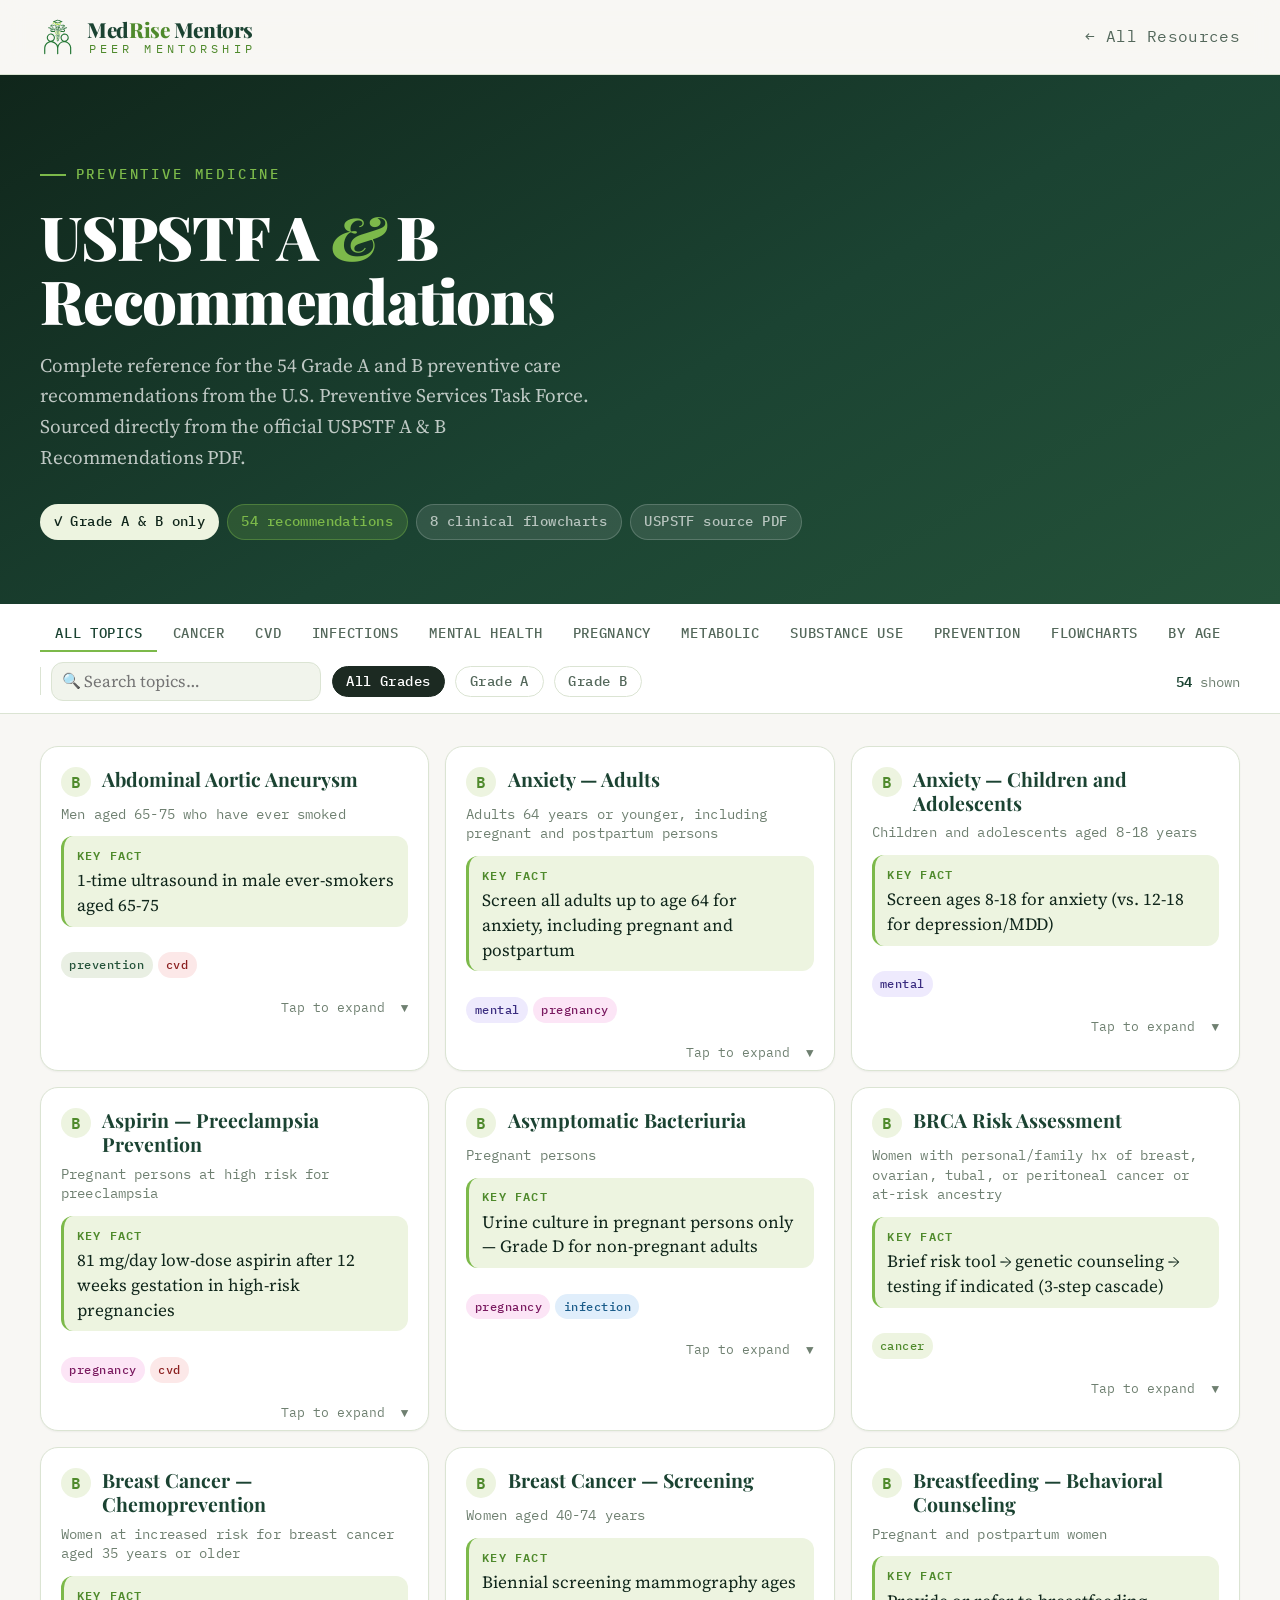
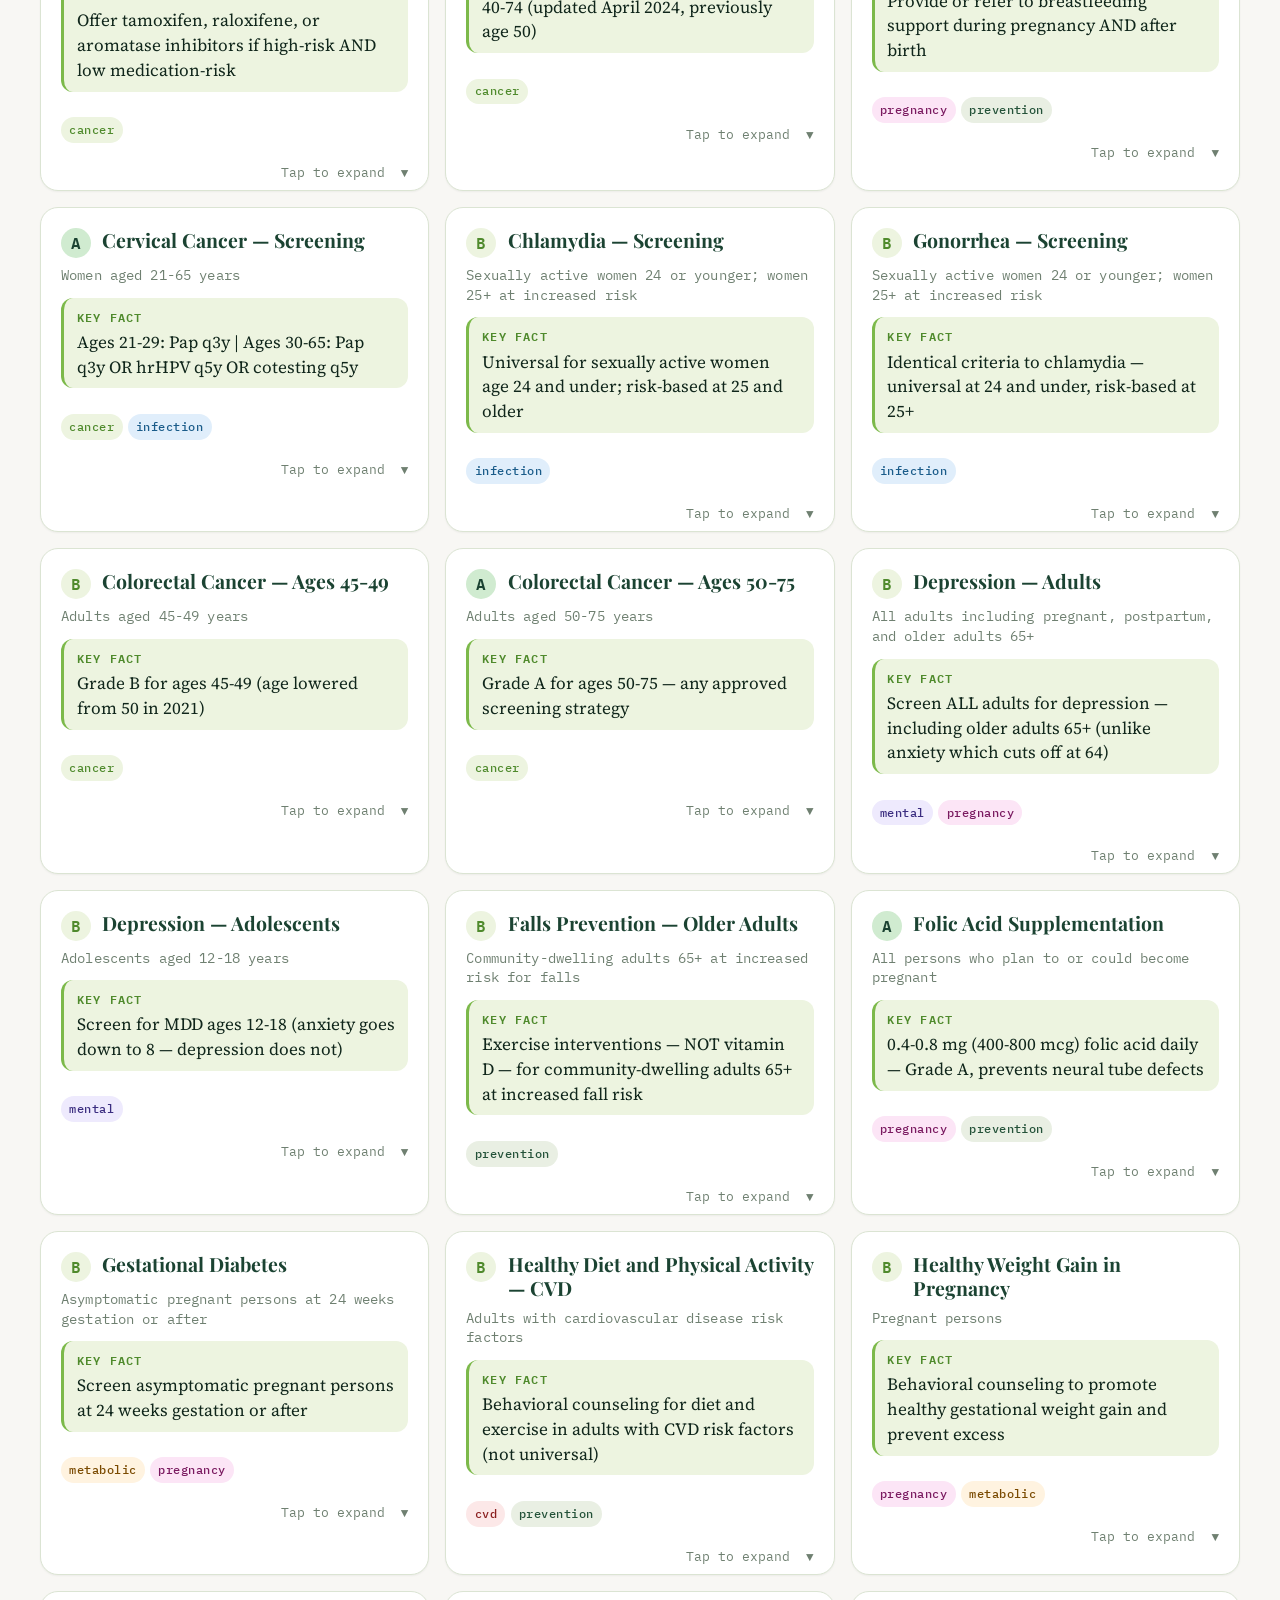
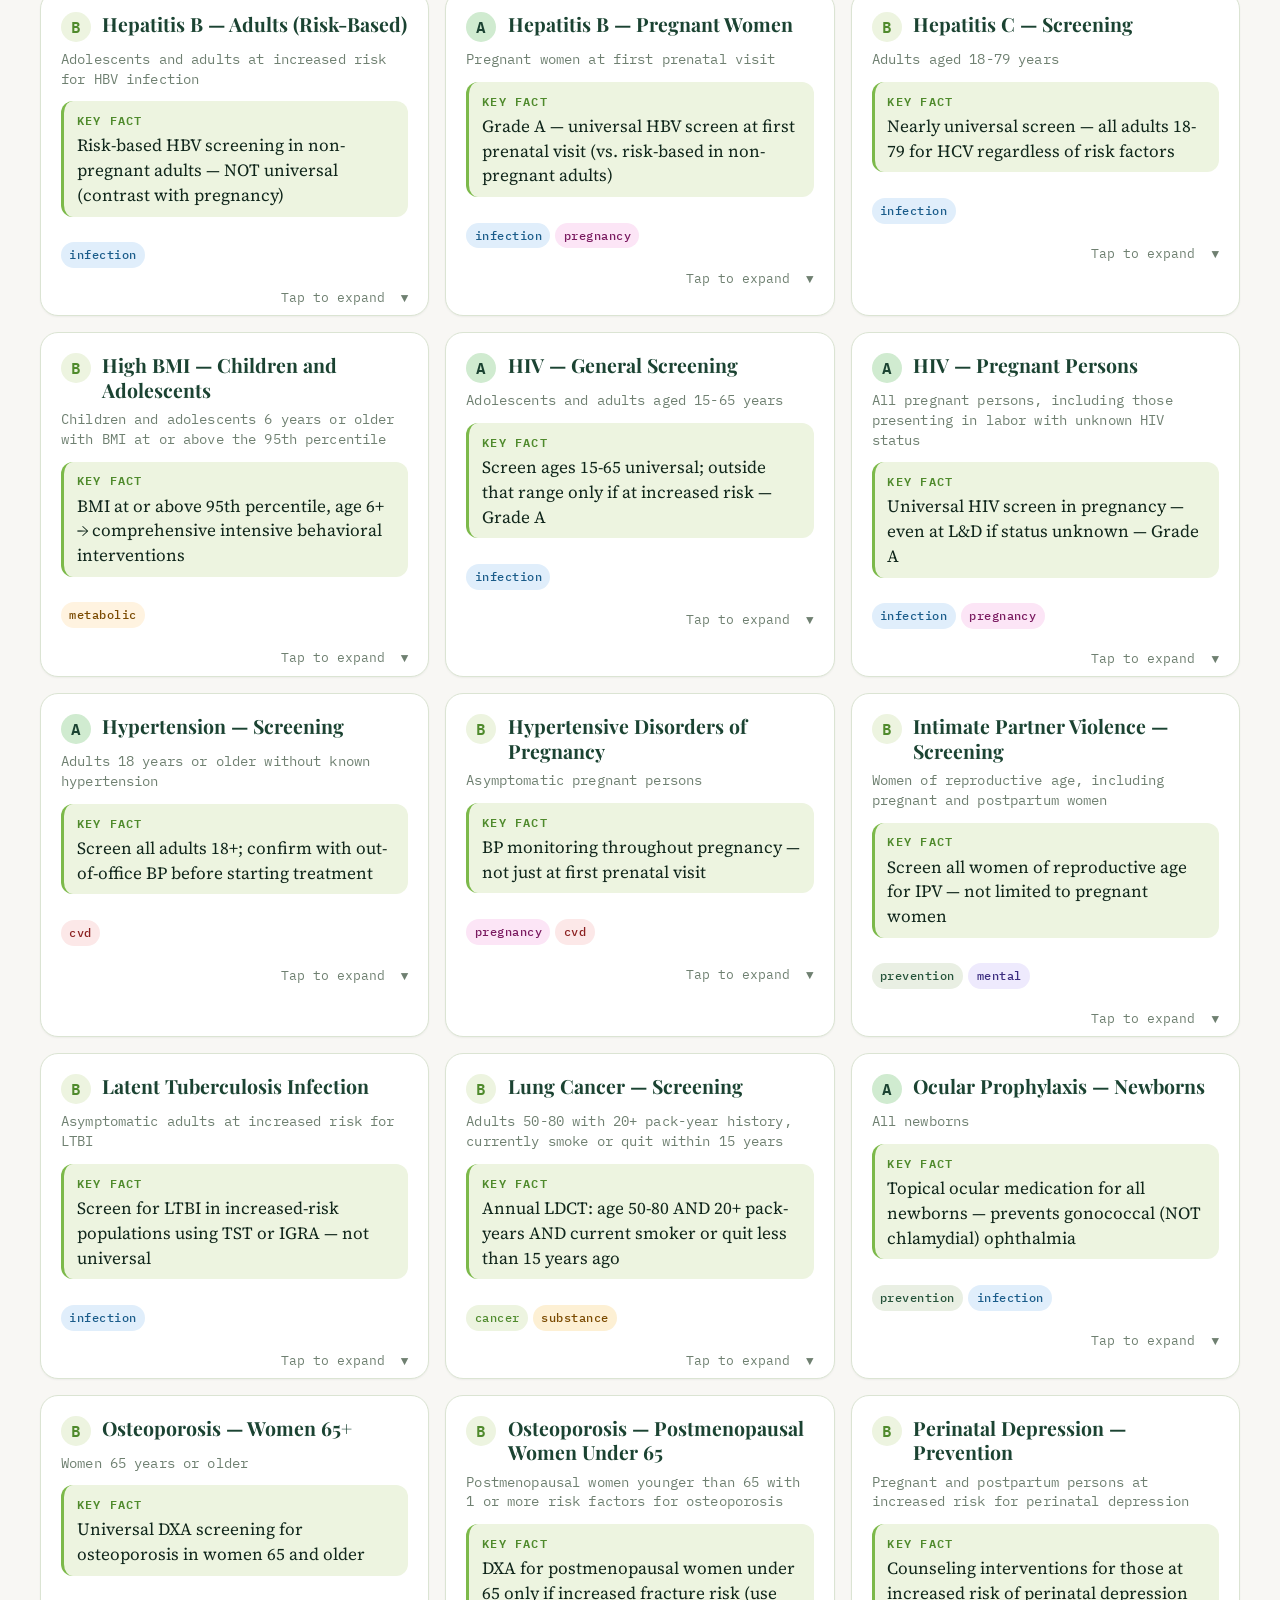
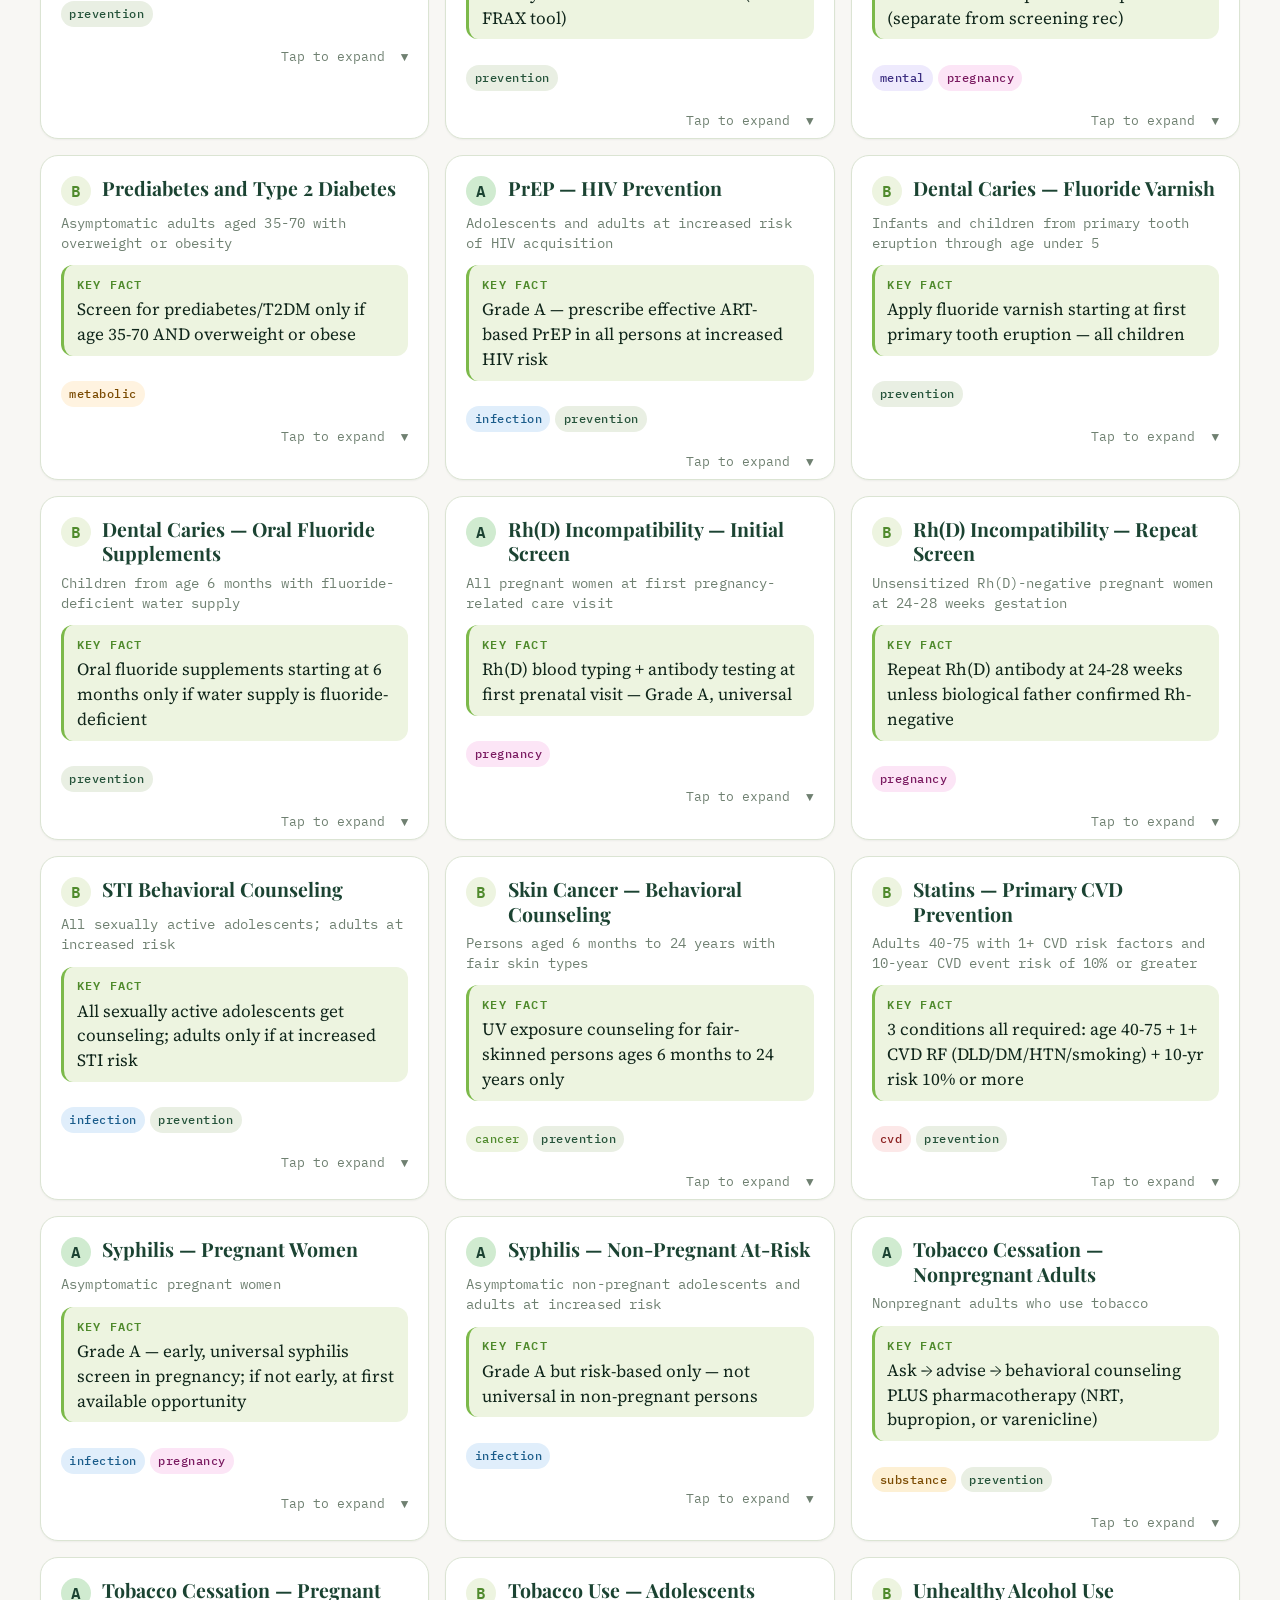
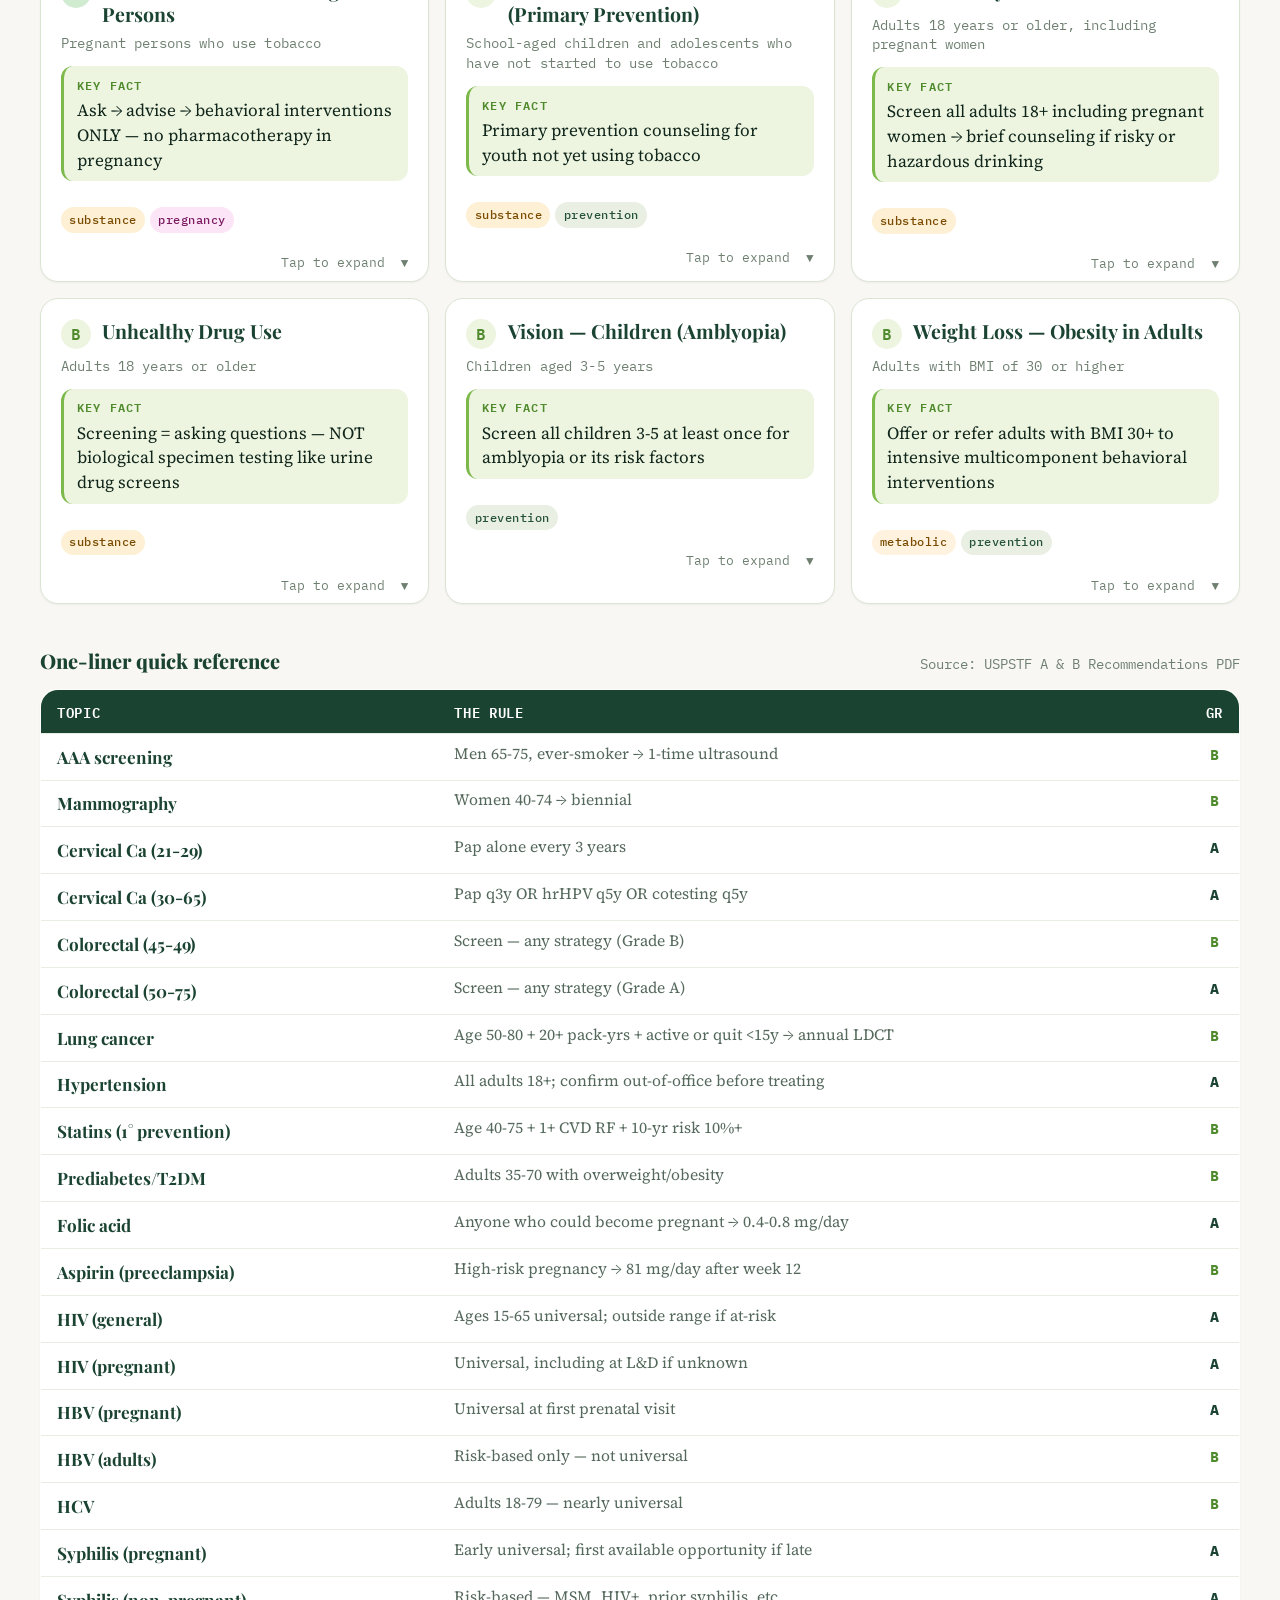
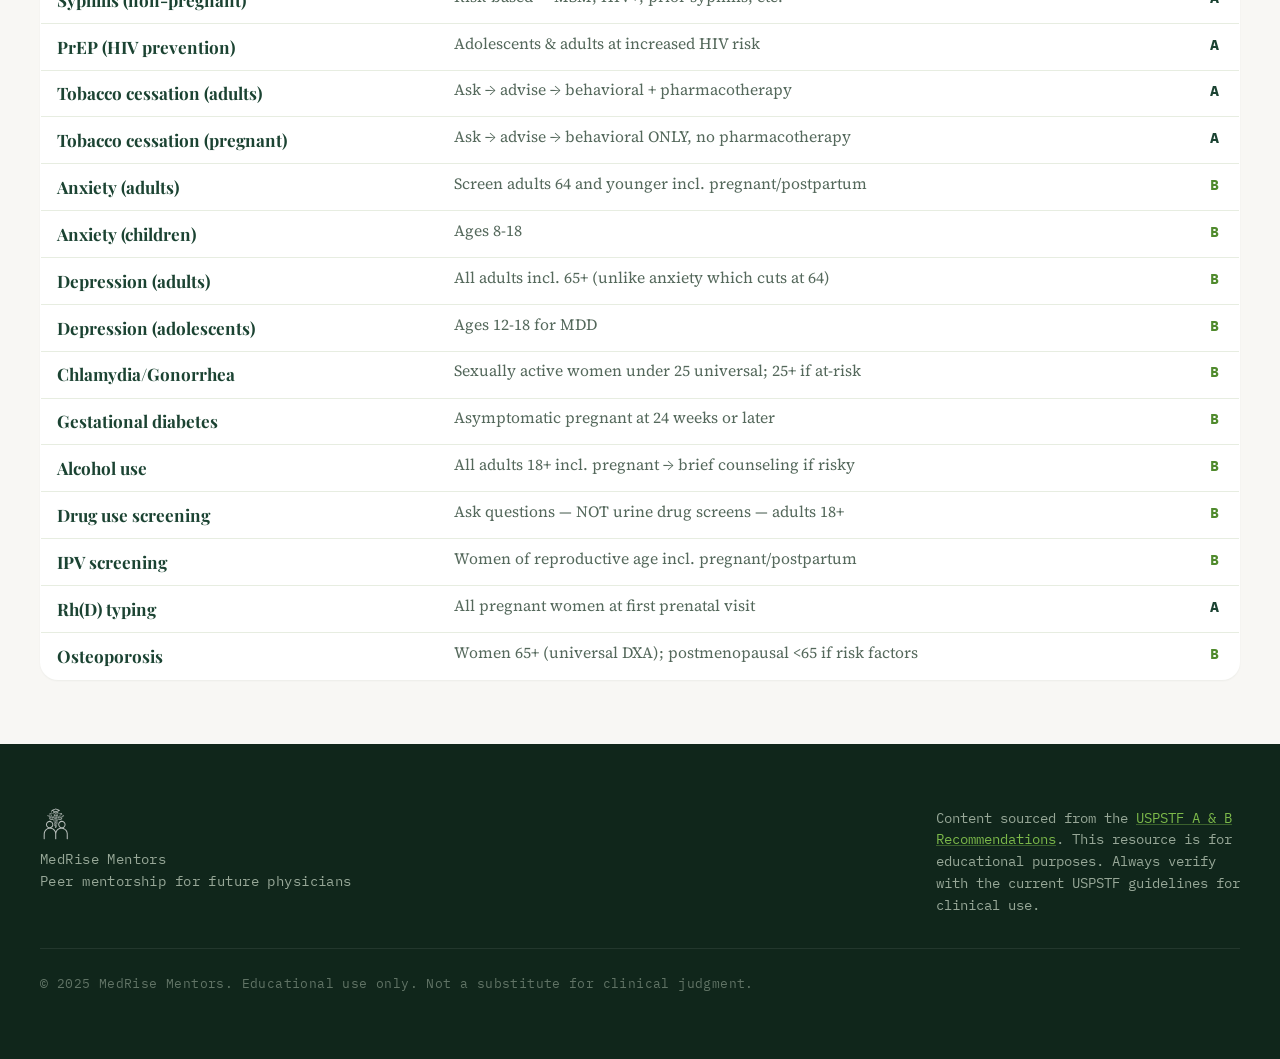
<file: uspstf-study-guide.html>
<!DOCTYPE html>
<html lang="en">
<head>
<meta charset="UTF-8">
<meta name="viewport" content="width=device-width, initial-scale=1.0">
<title>USPSTF A &amp; B Recommendations — MedRise Mentors</title>
<link rel="icon" href="/favicon-v2.svg" type="image/svg+xml">
<link rel="icon" href="/favicon-32x32-v2.png" sizes="32x32" type="image/png">
<link rel="preconnect" href="https://fonts.googleapis.com">
<link rel="preconnect" href="https://fonts.gstatic.com" crossorigin>
<link href="https://fonts.googleapis.com/css2?family=Playfair+Display:wght@700;800;900&family=Source+Serif+4:ital,wght@0,300..700;1,400&family=IBM+Plex+Mono:wght@400;500;600&display=swap" rel="stylesheet">
<style>
*,*::before,*::after{box-sizing:border-box;margin:0;padding:0}

/* ── exact tokens from medrisementors.org ── */
:root{
  --paper:#f8f7f4;
  --paper-card:#ffffff;
  --sage:#e9efe3;
  --sage-2:#f1f4ec;
  --line:#dbe4d3;
  --line-soft:#e7ede1;
  --forest:#1b4332;
  --forest-2:#245239;
  --forest-deep:#10261b;
  --ink:#1c2a22;
  --muted:#54685b;
  --muted-2:#6f8071;
  --lime:#7cb94a;
  --lime-deep:#4f8a2c;
  --lime-wash:#edf4e0;
  --r:18px;
  --r-sm:12px;
  --r-pill:999px;
  --sh-1:0 1px 2px rgba(16,38,27,.05);
  --sh-2:0 2px 8px rgba(16,38,27,.05),0 14px 40px rgba(16,38,27,.06);
  --maxw:1200px;
  --ease:cubic-bezier(.2,.7,.2,1);
  /* grade badges */
  --ga:#1b4332;--ga-l:#d0ebd0;
  --gb:#4f8a2c;--gb-l:#edf4e0;
  /* quick ref gold */
  --gold:#8a6000;--gold-l:#fef7e0;
}

body{
  background:var(--paper);
  color:var(--ink);
  font-family:"Source Serif 4",Georgia,serif;
  font-size:1.32rem;
  line-height:1.65;
  -webkit-font-smoothing:antialiased;
}

a{color:inherit;text-decoration:none}
img{max-width:100%;display:block}
p{margin:0}

/* ── SITE HEADER (matches medrisementors.org nav) ── */
.site-header{
  background:rgba(248,247,244,.92);
  backdrop-filter:blur(12px) saturate(1.2);
  border-bottom:1px solid var(--line);
  position:sticky;top:0;z-index:60;
}
.site-nav{
  display:flex;align-items:center;justify-content:space-between;
  height:74px;gap:1.5rem;
  width:min(var(--maxw),100% - 2.5rem);
  margin-inline:auto;
}
.brand{display:inline-flex;align-items:center;gap:.7rem;flex-shrink:0}
.brand-mark{height:36px;width:auto}
.brand-text-wrap{display:flex;flex-direction:column;line-height:1}
.brand-name{font-family:"Playfair Display",serif;font-weight:800;font-size:1.3rem;color:var(--forest);letter-spacing:-.02em}
.brand-name .nm-rise{color:var(--lime-deep)}
.brand-sub{font-family:"IBM Plex Mono",monospace;font-size:.76rem;letter-spacing:.34em;text-transform:uppercase;color:var(--lime-deep);margin-top:.15rem;padding-left:.1rem}

/* ── HERO BAND ── */
.hero{
  background:linear-gradient(150deg,var(--forest-deep) 0%,var(--forest) 55%,var(--forest-2) 100%);
  color:#fff;
  padding:clamp(3rem,6vw,5rem) 0 clamp(2.5rem,5vw,4rem);
}
.hero-inner{
  width:min(var(--maxw),100% - 2.5rem);
  margin-inline:auto;
}
.hero-eyebrow{
  font-family:"IBM Plex Mono",monospace;
  font-size:.88rem;letter-spacing:.2em;text-transform:uppercase;
  color:var(--lime);font-weight:500;
  display:inline-flex;align-items:center;gap:.6rem;
  margin-bottom:1.1rem;
}
.hero-eyebrow::before{content:"";width:26px;height:1.5px;background:var(--lime);display:inline-block}
.hero h1{
  font-family:"Playfair Display",serif;
  font-size:clamp(2.2rem,4.8vw,3.8rem);
  font-weight:900;line-height:1.05;letter-spacing:-.02em;
  color:#fff;margin-bottom:1.1rem;
}
.hero h1 em{font-style:italic;color:var(--lime);font-weight:800}
.hero-lede{
  font-size:clamp(1rem,1.5vw,1.2rem);
  color:rgba(255,255,255,.72);
  max-width:56ch;line-height:1.6;
  margin-bottom:2rem;
}
.hero-badges{display:flex;flex-wrap:wrap;gap:.5rem}
.hbadge{
  display:inline-flex;align-items:center;gap:.45rem;
  padding:.32rem .85rem;border-radius:var(--r-pill);
  font-family:"IBM Plex Mono",monospace;font-size:.88rem;font-weight:500;letter-spacing:.03em;
}
.hbadge-a{background:var(--lime-wash);color:var(--forest-deep)}
.hbadge-b{background:rgba(124,185,74,.2);border:1px solid rgba(124,185,74,.4);color:var(--lime)}
.hbadge-n{background:rgba(255,255,255,.1);border:1px solid rgba(255,255,255,.18);color:rgba(255,255,255,.65)}

/* ── STICKY TOOLBAR ── */
.toolbar{
  background:var(--paper-card);
  border-bottom:1px solid var(--line);
  position:sticky;top:74px;z-index:50;
}
.tb-inner{
  width:min(var(--maxw),100% - 2.5rem);
  margin-inline:auto;
  display:flex;align-items:center;gap:.65rem;flex-wrap:wrap;
  padding:.75rem 0;
}
.tabs{display:flex;overflow-x:auto;scrollbar-width:none;gap:0;flex-shrink:0}
.tabs::-webkit-scrollbar{display:none}
.tab-btn{
  padding:.5rem .95rem;
  font-family:"IBM Plex Mono",monospace;
  font-size:.88rem;font-weight:500;letter-spacing:.05em;text-transform:uppercase;
  color:var(--muted);background:none;border:none;
  border-bottom:2.5px solid transparent;cursor:pointer;white-space:nowrap;
  transition:color .15s,border-color .15s;
}
.tab-btn:hover{color:var(--forest)}
.tab-btn.on{color:var(--forest);border-bottom-color:var(--lime)}

.tb-sep{width:1px;height:28px;background:var(--line);flex-shrink:0}

.sw{position:relative;flex:1;min-width:160px;max-width:270px}
.sw input{
  width:100%;padding:.42rem .7rem .42rem 2rem;
  border:1px solid var(--line);border-radius:var(--r-sm);
  font-family:"Source Serif 4",serif;font-size:1.04rem;color:var(--ink);
  background:var(--sage-2);outline:none;
  transition:border-color .15s,box-shadow .15s;
}
.sw input:focus{border-color:var(--lime-deep);box-shadow:0 0 0 2px rgba(79,138,44,.15);background:#fff}
.si{position:absolute;left:.65rem;top:50%;transform:translateY(-50%);color:var(--muted-2);font-size:.95rem}

.chip{
  padding:.32rem .85rem;border:1.5px solid var(--line);
  border-radius:var(--r-pill);
  font-family:"IBM Plex Mono",monospace;font-size:.85rem;font-weight:500;letter-spacing:.03em;
  background:var(--paper-card);color:var(--muted);cursor:pointer;
  transition:all .15s;white-space:nowrap;
}
.chip:hover{border-color:var(--forest);color:var(--forest)}
.chip.on{background:var(--ink);border-color:var(--ink);color:#fff}
.chip.ona{background:var(--forest);border-color:var(--forest);color:#fff}
.chip.onb{background:var(--lime-deep);border-color:var(--lime-deep);color:#fff}

.rc{margin-left:auto;font-family:"IBM Plex Mono",monospace;font-size:.88rem;color:var(--muted-2);white-space:nowrap}
.rc b{color:var(--forest);font-weight:600}

/* ── MAIN / GRID ── */
.main{width:min(var(--maxw),100% - 2.5rem);margin:0 auto;padding:2rem 0 4rem}
.grid{display:grid;grid-template-columns:repeat(auto-fill,minmax(320px,1fr));gap:1rem}
.empty{text-align:center;padding:4rem 1rem;color:var(--muted);font-family:"IBM Plex Mono",monospace;font-size:1.04rem}

/* ── CARDS ── */
.card{
  background:var(--paper-card);
  border:1px solid var(--line);
  border-radius:var(--r);
  overflow:hidden;cursor:pointer;
  transition:transform .3s var(--ease),box-shadow .3s var(--ease),border-color .3s;
  box-shadow:var(--sh-1);
}
.card:hover{transform:translateY(-3px);box-shadow:var(--sh-2);border-color:var(--line-soft)}
.card.open{border-color:var(--lime-deep)}
.ct{padding:1.15rem 1.25rem .9rem}
.ch{display:flex;align-items:flex-start;gap:.7rem;margin-bottom:.5rem}
.gd{
  width:30px;height:30px;border-radius:50%;
  display:flex;align-items:center;justify-content:center;
  font-family:"IBM Plex Mono",monospace;font-size:.98rem;font-weight:600;flex-shrink:0;margin-top:.1rem;
}
.gA{background:var(--ga-l);color:var(--ga)}
.gB{background:var(--gb-l);color:var(--gb)}
.ctitle{font-family:"Playfair Display",serif;font-size:1.22rem;font-weight:700;color:var(--forest);line-height:1.25;padding-top:.1rem}
.cpop{
  font-family:"IBM Plex Mono",monospace;
  font-size:.85rem;color:var(--muted-2);line-height:1.45;margin-bottom:.75rem;
  letter-spacing:.01em;
}
.ks{
  background:var(--lime-wash);border-radius:var(--r-sm);
  padding:.55rem .8rem;margin-bottom:.7rem;
  border-left:3px solid var(--lime);
}
.kl{font-family:"IBM Plex Mono",monospace;font-size:.76rem;text-transform:uppercase;letter-spacing:.1em;color:var(--lime-deep);font-weight:600;margin-bottom:.2rem}
.kv{font-size:1.07rem;color:var(--forest-deep);line-height:1.45;font-weight:400}
.tags{display:flex;flex-wrap:wrap;gap:.32rem;padding:0 1.25rem .85rem}
.tag{padding:.18rem .52rem;border-radius:var(--r-pill);font-family:"IBM Plex Mono",monospace;font-size:.76rem;font-weight:500;letter-spacing:.04em}
.eh{
  font-family:"IBM Plex Mono",monospace;font-size:.79rem;color:var(--muted-2);
  text-align:right;padding:.35rem 1.25rem .45rem;
}
.det{display:none;border-top:1px solid var(--line);padding:1.05rem 1.25rem 1.15rem;background:var(--sage-2)}
.det.open{display:block}
.dl{margin-bottom:.9rem}
.dll{font-family:"IBM Plex Mono",monospace;font-size:.77rem;text-transform:uppercase;letter-spacing:.1em;color:var(--muted);margin-bottom:.3rem;font-weight:500}
.dlt{font-size:1.1rem;color:var(--muted);line-height:1.65}
.pearl{
  background:var(--gold-l);border:1px solid rgba(138,96,0,.2);
  border-radius:var(--r-sm);padding:.7rem .9rem;
  font-size:1.07rem;color:var(--forest-deep);line-height:1.6;
}
.plbl{font-family:"IBM Plex Mono",monospace;font-size:.76rem;font-weight:600;letter-spacing:.06em;color:var(--gold);display:block;margin-bottom:.3rem;text-transform:uppercase}
.dtag{
  display:inline-block;font-family:"IBM Plex Mono",monospace;font-size:.76rem;
  color:var(--muted-2);background:var(--paper);border:1px solid var(--line);
  border-radius:var(--r-sm);padding:.13rem .52rem;margin-top:.6rem;
}

/* ── AGE RANGE VIEW ── */
.age-band{background:var(--paper-card);border:1px solid var(--line);border-radius:var(--r);overflow:hidden;margin-bottom:1rem;box-shadow:var(--sh-1)}
.ab-header{display:flex;align-items:center;gap:1rem;padding:1rem 1.35rem;background:linear-gradient(135deg,var(--forest-deep),var(--forest));cursor:pointer;user-select:none}
.ab-header:hover{filter:brightness(1.08)}
.ab-age{font-family:"Playfair Display",serif;font-size:1.2rem;font-weight:800;color:#fff;line-height:1.1}
.ab-sub{font-family:"IBM Plex Mono",monospace;font-size:.84rem;letter-spacing:.1em;color:rgba(255,255,255,.55);text-transform:uppercase;margin-top:.2rem}
.ab-count{margin-left:auto;font-family:"IBM Plex Mono",monospace;font-size:.85rem;background:rgba(124,185,74,.22);border:1px solid rgba(124,185,74,.4);color:var(--lime);padding:.25rem .75rem;border-radius:var(--r-pill);flex-shrink:0;white-space:nowrap}
.ab-toggle{font-family:"IBM Plex Mono",monospace;font-size:1.1rem;color:rgba(255,255,255,.5);flex-shrink:0;width:20px;text-align:center}
.ab-body{display:none;padding:1.1rem 1.35rem 1.35rem;border-top:1px solid var(--line)}
.ab-body.open{display:block}
.ab-grid{display:grid;grid-template-columns:repeat(auto-fill,minmax(min(320px,100%),1fr));gap:.75rem}
.ab-item{background:var(--paper-card);border:1px solid var(--line-soft);border-radius:10px;padding:.65rem .9rem;display:flex;align-items:flex-start;gap:.6rem;transition:box-shadow .15s}
.ab-item:hover{box-shadow:0 2px 8px rgba(16,38,27,.08)}
.ab-gd{width:30px;height:30px;border-radius:50%;display:flex;align-items:center;justify-content:center;font-family:"IBM Plex Mono",monospace;font-size:.83rem;font-weight:700;flex-shrink:0;margin-top:.05rem}
.ab-gA{background:var(--ga-l);color:var(--ga)}
.ab-gB{background:var(--gb-l);color:var(--gb)}
.ab-header-main{display:flex;align-items:flex-start;gap:.75rem;flex:1;min-width:0}
.ab-icon{font-size:1.5rem;flex-shrink:0;margin-top:.1rem;line-height:1}
.ab-context{font-family:"IBM Plex Mono",monospace;font-size:.86rem;color:rgba(255,255,255,.55);margin-top:.25rem;line-height:1.4;max-width:500px}
.ab-section{margin-bottom:1.1rem}
.ab-section:last-child{margin-bottom:0}
.ab-cat-label{display:inline-block;font-family:"IBM Plex Mono",monospace;font-size:.84rem;font-weight:700;letter-spacing:.06em;text-transform:uppercase;padding:.25rem .7rem;border-radius:var(--r-pill);margin-bottom:.6rem}
.ab-info{}
.ab-topic{font-family:"Playfair Display",serif;font-size:1.18rem;font-weight:700;color:var(--forest);line-height:1.2;margin-bottom:.2rem}
.ab-key{font-family:"Source Serif 4",Georgia,serif;font-size:1rem;color:var(--muted);line-height:1.5}
.ab-note{font-family:"IBM Plex Mono",monospace;font-size:.84rem;background:var(--lime-wash);border-radius:4px;padding:.15rem .4rem;color:var(--lime-deep);margin-top:.3rem;display:inline-block}
.age-intro{margin-bottom:1.4rem;padding:.9rem 1.25rem;background:var(--lime-wash);border:1px solid var(--line);border-radius:var(--r);border-left:4px solid var(--lime)}
.age-intro p{font-family:"IBM Plex Mono",monospace;font-size:.95rem;color:var(--forest-deep);line-height:1.65}
.age-intro strong{color:var(--forest)}

/* ── FLOWCHARTS ── */
.fgrid{display:grid;grid-template-columns:repeat(auto-fill,minmax(460px,1fr));gap:1.5rem}
.fc{background:var(--paper-card);border:1px solid var(--line);border-radius:var(--r);overflow:hidden;box-shadow:var(--sh-1)}
.fh{padding:.9rem 1.3rem;border-bottom:1px solid var(--line);display:flex;align-items:center;gap:.75rem;background:var(--sage-2)}
.fh h3{font-family:"Playfair Display",serif;font-size:1.28rem;font-weight:800;color:var(--forest);flex:1;line-height:1.2;letter-spacing:-.02em}
.fh-grade{font-family:"IBM Plex Mono",monospace;font-size:.79rem;font-weight:700;padding:.25rem .65rem;border-radius:var(--r-pill);letter-spacing:.04em;flex-shrink:0}
.fb{padding:1.25rem}
/* HTML flowchart nodes */
.hflow{display:flex;flex-direction:column;align-items:center;gap:0;padding:.5rem 1rem}
.hflow-row{display:flex;align-items:center;justify-content:center;gap:.75rem;width:100%}
.hf-node{border-radius:10px;padding:.5rem .9rem;text-align:center;font-family:"Source Serif 4",Georgia,serif;font-size:.95rem;line-height:1.4;font-weight:400;letter-spacing:-.01em;max-width:200px;align-self:center;width:fit-content}
.hf-node.start{background:var(--forest);color:#fff;border-radius:999px;font-family:"Playfair Display",serif;font-weight:700;font-size:1.02rem;padding:.55rem 1.7rem;letter-spacing:-.01em;max-width:none;width:auto;align-self:center}
.hf-node.decision{background:#fff;border:1.5px solid #bdd4c5;color:var(--forest-deep);font-weight:600;font-family:"Source Serif 4",Georgia,serif;box-shadow:0 1px 4px rgba(27,67,50,.07);max-width:260px;width:auto}
.hf-node.grade-a{background:#d0ebd0;border:1.5px solid #96c896;color:#174028;font-weight:700;font-family:"Playfair Display",serif;font-size:1.05rem}
.hf-node.grade-b{background:#e6f2d8;border:1.5px solid #b0d48c;color:#3a6620;font-weight:700;font-family:"Playfair Display",serif;font-size:1.05rem}
.hf-node.action{background:#fafaf8;border:1px solid #dde5d5;color:#4a5e52;font-size:.94rem;font-family:"Source Serif 4",Georgia,serif}
.hf-node.stop{background:#fef2f2;border:1.5px solid #f5c6c6;color:#a82020;font-size:.94rem;font-family:"Source Serif 4",Georgia,serif}
.gate-wrap{background:#fff;border:1.5px solid #bdd4c5;border-radius:12px;overflow:hidden;width:100%;max-width:560px;align-self:center;box-shadow:0 1px 6px rgba(27,67,50,.07)}
.gate-title{background:var(--forest);color:#fff;font-family:"Playfair Display",serif;font-weight:700;font-size:1.02rem;padding:.55rem 1rem;text-align:center}
.gate-row{display:grid;grid-template-columns:1fr auto;align-items:center;padding:.5rem 1rem;gap:.5rem}
.gate-q{font-family:"Source Serif 4",Georgia,serif;font-size:.96rem;color:var(--forest-deep);font-weight:600;line-height:1.35}
.gate-no{display:flex;align-items:center;gap:.3rem;white-space:nowrap}
.gate-no-label{font-family:"Source Serif 4",Georgia,serif;font-size:.82rem;color:#a82020;font-style:italic}
.gate-no-val{background:#fef2f2;border:1px solid #f5c6c6;border-radius:6px;padding:.15rem .45rem;font-family:"Source Serif 4",Georgia,serif;font-size:.82rem;color:#a82020}
.gate-divider{height:1px;background:var(--line);margin:0 1rem}
.gate-pass{background:var(--sage);padding:.4rem 1rem;display:flex;align-items:center;justify-content:center}
.gate-pass-label{font-family:"Source Serif 4",Georgia,serif;font-size:.9rem;color:var(--forest);font-style:italic;font-weight:600}
.hf-optlist{background:#fafaf8;border:1px solid #dde5d5;border-radius:10px;padding:.6rem .85rem;display:flex;flex-direction:column;gap:.4rem;min-width:160px}
.hf-optrow{display:flex;align-items:baseline;gap:.45rem;font-family:"Source Serif 4",Georgia,serif;font-size:.94rem;color:#4a5e52;line-height:1.4}
.hf-optbullet{color:var(--lime);font-size:.55rem;flex-shrink:0;position:relative;top:-.05em}
.hf-node.info{background:var(--gold-l);border:1px solid #e8d89a;color:#7a5200;font-size:.94rem;font-family:"Source Serif 4",Georgia,serif}
.hf-arrow{display:flex;flex-direction:column;align-items:center;gap:1px;flex-shrink:0}
.hf-arrow-v{width:1.5px;height:20px;background:#c8d8cc;margin:0 auto}
.hf-arrow-h{width:28px;height:1.5px;background:#c8d8cc}
.hf-arrow-tip{width:0;height:0;border-left:4px solid transparent;border-right:4px solid transparent;border-top:5px solid #b8ccbe}
.hf-arrow-tip-r{width:0;height:0;border-top:4px solid transparent;border-bottom:4px solid transparent;border-left:5px solid #b8ccbe}
.hf-label{font-family:"Source Serif 4",Georgia,serif;font-size:.82rem;color:var(--muted);margin:.1rem 0;font-style:italic}
.hf-branch{display:grid;gap:.6rem;margin:.2rem 0;width:100%}
.hf-branch.cols-2{grid-template-columns:repeat(2,minmax(0,1fr))}
.hf-branch.cols-3{grid-template-columns:repeat(3,minmax(0,1fr))}
.hf-branch.cols-4{grid-template-columns:repeat(4,minmax(0,1fr))}
.hf-bcell{display:flex;flex-direction:column;align-items:center;gap:.35rem;min-width:0}
.hf-bcell-label{font-family:"Source Serif 4",Georgia,serif;font-size:.86rem;color:var(--muted);text-align:center;font-style:italic;font-weight:400;margin-bottom:.1rem}
.hf-connector{width:100%;height:14px;position:relative;margin:-2px 0}
.hf-connector svg{width:100%;height:100%;overflow:visible}

/* ── QUICK REF TABLE ── */
.qt-wrap{margin-top:2.5rem}
.qth{display:flex;align-items:baseline;justify-content:space-between;flex-wrap:wrap;gap:.5rem;margin-bottom:.8rem}
.qth h3{font-family:"Playfair Display",serif;font-size:1.25rem;font-weight:800;color:var(--forest)}
.qth span{font-family:"IBM Plex Mono",monospace;font-size:.85rem;color:var(--muted-2)}
.qt{width:100%;border-collapse:collapse;background:var(--paper-card);border:1px solid var(--line);border-radius:var(--r);overflow:hidden;box-shadow:var(--sh-1)}
.qt thead th{background:var(--forest);color:#fff;padding:.6rem 1rem;text-align:left;font-family:"IBM Plex Mono",monospace;font-size:.88rem;font-weight:600;letter-spacing:.05em;text-transform:uppercase}
.qt tbody tr{border-top:1px solid var(--line-soft)}
.qt tbody tr:hover{background:var(--sage)}
.qt td{padding:.55rem 1rem;vertical-align:top}
.qt td:first-child{font-family:"Playfair Display",serif;font-size:1.07rem;font-weight:700;color:var(--forest);white-space:nowrap}
.qt td:nth-child(2){font-size:.98rem;color:var(--muted);line-height:1.45}
.qt td:last-child{text-align:center;font-family:"IBM Plex Mono",monospace;font-size:.92rem;font-weight:700;width:40px}
.ga-td{color:var(--ga)}.gb-td{color:var(--gb)}

/* ── FOOTER ── */
.footer{background:var(--forest-deep);color:rgba(196,211,194,.75);padding:clamp(2.5rem,5vw,4rem) 0}
.footer-inner{width:min(var(--maxw),100% - 2.5rem);margin-inline:auto;display:flex;align-items:flex-start;justify-content:space-between;gap:2rem;flex-wrap:wrap}
.footer-brand img{height:32px;width:auto;filter:brightness(0) invert(1);opacity:.7;margin-bottom:.6rem}
.footer-brand p{font-family:"IBM Plex Mono",monospace;font-size:.88rem;letter-spacing:.03em;line-height:1.55}
.footer-note{font-family:"IBM Plex Mono",monospace;font-size:.85rem;line-height:1.6;max-width:38ch}
.footer-note a{color:var(--lime);text-decoration:underline;text-decoration-color:rgba(124,185,74,.4)}
.footer-bottom{border-top:1px solid rgba(255,255,255,.08);margin-top:2rem;padding-top:1.5rem}
.footer-bottom p{font-family:"IBM Plex Mono",monospace;font-size:.83rem;color:rgba(196,211,194,.45);letter-spacing:.03em}

@media(max-width:640px){
  .tb-inner{gap:.45rem}
  .tabs{width:100%}
  .sw{min-width:120px}
  .grid{grid-template-columns:1fr}
  .fgrid{grid-template-columns:1fr}
  .qt td:first-child{white-space:normal}
  .fb{padding:1rem .6rem}
  .hflow{padding:.5rem 0}
  .hf-branch{gap:.4rem}
  .hf-node{max-width:100%;padding:.45rem .6rem}
  .hf-node.action,.hf-node.stop,.hf-node.info,.hf-optrow{font-size:.84rem}
  .hf-optlist{min-width:0;max-width:100%;padding:.5rem .6rem}
  .hf-bcell-label,.hf-label{font-size:.78rem}
}
</style>
</head>
<body>

<!-- SITE HEADER -->
<header class="site-header">
  <nav class="site-nav">
    <a href="index.html" class="brand">
      <img src="assets/logo-mark.svg" alt="MedRise Mentors" class="brand-mark">
      <div class="brand-text-wrap">
        <span class="brand-name">Med<span class="nm-rise">Rise</span> Mentors</span>
        <span class="brand-sub">Peer mentorship</span>
      </div>
    </a>
    <a href="resources.html#med-students" style="font-family:'IBM Plex Mono',monospace;font-size:.98rem;color:var(--muted);letter-spacing:.02em;">&#8592; All Resources</a>
  </nav>
</header>

<!-- HERO -->
<section class="hero">
  <div class="hero-inner">
    <p class="hero-eyebrow">Preventive Medicine</p>
    <h1>USPSTF A <em>&amp;</em> B<br>Recommendations</h1>
    <p class="hero-lede">Complete reference for the 54 Grade A and B preventive care recommendations from the U.S. Preventive Services Task Force. Sourced directly from the official USPSTF A &amp; B Recommendations PDF.</p>
    <div class="hero-badges">
      <span class="hbadge hbadge-a">&#x2713; Grade A &amp; B only</span>
      <span class="hbadge hbadge-b">54 recommendations</span>
      <span class="hbadge hbadge-n">8 clinical flowcharts</span>
      <span class="hbadge hbadge-n">USPSTF source PDF</span>
    </div>
  </div>
</section>

<!-- STICKY TOOLBAR -->
<div class="toolbar">
  <div class="tb-inner">
    <div class="tabs">
      <button class="tab-btn on" onclick="setTab('all',this)">All Topics</button>
      <button class="tab-btn" onclick="setTab('cancer',this)">Cancer</button>
      <button class="tab-btn" onclick="setTab('cvd',this)">CVD</button>
      <button class="tab-btn" onclick="setTab('infection',this)">Infections</button>
      <button class="tab-btn" onclick="setTab('mental',this)">Mental Health</button>
      <button class="tab-btn" onclick="setTab('pregnancy',this)">Pregnancy</button>
      <button class="tab-btn" onclick="setTab('metabolic',this)">Metabolic</button>
      <button class="tab-btn" onclick="setTab('substance',this)">Substance Use</button>
      <button class="tab-btn" onclick="setTab('prevention',this)">Prevention</button>
      <button class="tab-btn" onclick="setTab('flow',this)">Flowcharts</button>
      <button class="tab-btn" onclick="setTab('age',this)">By Age</button>
    </div>
    <div class="tb-sep"></div>
    <div class="sw">
      <span class="si">&#128269;</span>
      <input type="search" id="srch" placeholder="Search topics…" oninput="render()">
    </div>
    <button class="chip on" onclick="setGrade('all',this)">All Grades</button>
    <button class="chip" onclick="setGrade('A',this)">Grade A</button>
    <button class="chip" onclick="setGrade('B',this)">Grade B</button>
    <span class="rc"><b id="rc">54</b> shown</span>
  </div>
</div>

<!-- MAIN -->
<main class="main">
  <div id="cv">
    <div class="grid" id="grid"></div>
    <div class="empty" id="em" style="display:none">No recommendations match your filters.</div>
    <div id="qts"></div>
  </div>
  <div id="fv" style="display:none">
    <div class="fgrid" id="fg"></div>
  </div>
  <div id="av" style="display:none">
    <div id="ag"></div>
  </div>
</main>

<!-- FOOTER -->
<footer class="footer">
  <div class="footer-inner">
    <div class="footer-brand">
      <img src="assets/logo-mark.svg" alt="MedRise Mentors">
      <p>MedRise Mentors<br>Peer mentorship for future physicians</p>
    </div>
    <div class="footer-note">
      <p>Content sourced from the <a href="https://www.uspreventiveservicestaskforce.org/uspstf/recommendation-topics/uspstf-and-b-recommendations" target="_blank" rel="noopener">USPSTF A &amp; B Recommendations</a>. This resource is for educational purposes. Always verify with the current USPSTF guidelines for clinical use.</p>
    </div>
  </div>
  <div class="footer-inner footer-bottom">
    <p>&copy; 2025 MedRise Mentors. Educational use only. Not a substitute for clinical judgment.</p>
  </div>
</footer>

<script>
// tag color map
const THX={
  cancer:["#edf4e0","#4f8a2c"],
  cvd:["#fce8e8","#8b2020"],
  infection:["#e0eefb","#1a5c8a"],
  mental:["#eeeafd","#3b2d80"],
  pregnancy:["#fce5f6","#7a1a60"],
  metabolic:["#fff3e0","#7a4a00"],
  substance:["#fdf0d4","#7a4a00"],
  prevention:["#e9efe3","#245239"]
};

const RECS=[
  {id:1,grade:"B",topic:"Abdominal Aortic Aneurysm",pop:"Men aged 65-75 who have ever smoked",cat:"prevention",tags:["prevention","cvd"],
    key:"1-time ultrasound in male ever-smokers aged 65-75",
    rec:"The USPSTF recommends 1-time screening for AAA with ultrasonography in men aged 65-75 who have ever smoked.",
    pearl:"'Ever smoked' = at least 100 cigarettes lifetime. Women and never-smokers are NOT recommended. One-time screen only.",date:"Dec 2019"},
  {id:2,grade:"B",topic:"Anxiety — Adults",pop:"Adults 64 years or younger, including pregnant and postpartum persons",cat:"mental",tags:["mental","pregnancy"],
    key:"Screen all adults up to age 64 for anxiety, including pregnant and postpartum",
    rec:"The USPSTF recommends screening for anxiety disorders in adults, including pregnant and postpartum persons.",
    pearl:"Age cutoff is 64. Contrast with depression, which explicitly includes older adults 65+. Both pregnant and postpartum are included.",date:"Jun 2023"},
  {id:3,grade:"B",topic:"Anxiety — Children and Adolescents",pop:"Children and adolescents aged 8-18 years",cat:"mental",tags:["mental"],
    key:"Screen ages 8-18 for anxiety (vs. 12-18 for depression/MDD)",
    rec:"The USPSTF recommends screening for anxiety in children and adolescents aged 8 to 18 years.",
    pearl:"8-18 for anxiety vs. 12-18 for MDD — anxiety starts younger. Don't swap these age ranges.",date:"Oct 2022"},
  {id:4,grade:"B",topic:"Aspirin — Preeclampsia Prevention",pop:"Pregnant persons at high risk for preeclampsia",cat:"pregnancy",tags:["pregnancy","cvd"],
    key:"81 mg/day low-dose aspirin after 12 weeks gestation in high-risk pregnancies",
    rec:"The USPSTF recommends use of low-dose aspirin (81 mg/day) as preventive medication after 12 weeks of gestation in persons who are at high risk for preeclampsia.",
    pearl:"Start AFTER 12 weeks. High-risk = prior preeclampsia, multifetal gestation, chronic HTN, T1/T2DM, CKD, or 2+ moderate risk factors.",date:"Sep 2021"},
  {id:5,grade:"B",topic:"Asymptomatic Bacteriuria",pop:"Pregnant persons",cat:"pregnancy",tags:["pregnancy","infection"],
    key:"Urine culture in pregnant persons only — Grade D for non-pregnant adults",
    rec:"The USPSTF recommends screening for asymptomatic bacteriuria using urine culture in pregnant persons.",
    pearl:"Grade D for non-pregnant adults — do NOT screen them. Only pregnant patients. Treat if positive to reduce pyelonephritis and preterm birth risk.",date:"Sep 2019"},
  {id:6,grade:"B",topic:"BRCA Risk Assessment",pop:"Women with personal/family hx of breast, ovarian, tubal, or peritoneal cancer or at-risk ancestry",cat:"cancer",tags:["cancer"],
    key:"Brief risk tool → genetic counseling → testing if indicated (3-step cascade)",
    rec:"The USPSTF recommends that primary care clinicians assess women with a personal or family history of breast, ovarian, tubal, or peritoneal cancer or who have an ancestry associated with BRCA1/2 gene mutations with an appropriate brief familial risk assessment tool.",
    pearl:"Three-step cascade: (1) brief risk assessment tool, (2) genetic counseling, (3) genetic testing. Primary care screens and refers — not everyone gets tested.",date:"Aug 2019"},
  {id:7,grade:"B",topic:"Breast Cancer — Chemoprevention",pop:"Women at increased risk for breast cancer aged 35 years or older",cat:"cancer",tags:["cancer"],
    key:"Offer tamoxifen, raloxifene, or aromatase inhibitors if high-risk AND low medication-risk",
    rec:"The USPSTF recommends that clinicians offer to prescribe risk-reducing medications, such as tamoxifen, raloxifene, or aromatase inhibitors, to women who are at increased risk for breast cancer and at low risk for adverse medication effects.",
    pearl:"Two conditions: (1) increased BC risk AND (2) low risk of adverse medication effects. All three drug classes are acceptable.",date:"Sep 2019"},
  {id:8,grade:"B",topic:"Breast Cancer — Screening",pop:"Women aged 40-74 years",cat:"cancer",tags:["cancer"],
    key:"Biennial screening mammography ages 40-74 (updated April 2024, previously age 50)",
    rec:"The USPSTF recommends biennial screening mammography for women aged 40 to 74 years.",
    pearl:"Updated April 2024 — now starts at 40 (previously 50). Biennial, not annual. Women 75+ have an I statement (insufficient evidence).",date:"Apr 2024"},
  {id:9,grade:"B",topic:"Breastfeeding — Behavioral Counseling",pop:"Pregnant and postpartum women",cat:"pregnancy",tags:["pregnancy","prevention"],
    key:"Provide or refer to breastfeeding support during pregnancy AND after birth",
    rec:"The USPSTF recommends providing interventions or referrals, during pregnancy and after birth, to support breastfeeding.",
    pearl:"Applies at both time points: during pregnancy AND after birth. Counseling and referral — not a medication.",date:"Apr 2025"},
  {id:10,grade:"A",topic:"Cervical Cancer — Screening",pop:"Women aged 21-65 years",cat:"cancer",tags:["cancer","infection"],
    key:"Ages 21-29: Pap q3y | Ages 30-65: Pap q3y OR hrHPV q5y OR cotesting q5y",
    rec:"The USPSTF recommends screening for cervical cancer every 3 years with cervical cytology alone in women aged 21-29. For women aged 30-65, the USPSTF recommends screening every 3 years with cervical cytology alone, every 5 years with hrHPV testing alone, or every 5 years with hrHPV testing in combination with cytology (cotesting).",
    pearl:"Know both brackets cold. HPV testing alone is NOT recommended for ages 21-29. No screening before 21 or after 65 (with adequate prior screening). Grade A.",date:"Aug 2018"},
  {id:11,grade:"B",topic:"Chlamydia — Screening",pop:"Sexually active women 24 or younger; women 25+ at increased risk",cat:"infection",tags:["infection"],
    key:"Universal for sexually active women age 24 and under; risk-based at 25 and older",
    rec:"The USPSTF recommends screening for chlamydia in all sexually active women 24 years or younger and in women 25 years or older who are at increased risk for infection.",
    pearl:"Age cutoff is 24, not 25. Same criteria as gonorrhea. No routine USPSTF recommendation for screening men.",date:"Sep 2021"},
  {id:12,grade:"B",topic:"Gonorrhea — Screening",pop:"Sexually active women 24 or younger; women 25+ at increased risk",cat:"infection",tags:["infection"],
    key:"Identical criteria to chlamydia — universal at 24 and under, risk-based at 25+",
    rec:"The USPSTF recommends screening for gonorrhea in all sexually active women 24 years or younger and in women 25 years or older who are at increased risk for infection.",
    pearl:"Chlamydia and gonorrhea have identical USPSTF criteria — often tested together with NAAT. Age cutoff is 24.",date:"Sep 2021"},
  {id:13,grade:"B",topic:"Colorectal Cancer — Ages 45-49",pop:"Adults aged 45-49 years",cat:"cancer",tags:["cancer"],
    key:"Grade B for ages 45-49 (age lowered from 50 in 2021)",
    rec:"The USPSTF recommends screening for colorectal cancer in adults aged 45 to 49 years.",
    pearl:"Grade B for 45-49 vs. Grade A for 50-75. Memorize: 45-49 = B, 50-75 = A, 76-85 = C (individualize), 85+ = D.",date:"May 2021"},
  {id:14,grade:"A",topic:"Colorectal Cancer — Ages 50-75",pop:"Adults aged 50-75 years",cat:"cancer",tags:["cancer"],
    key:"Grade A for ages 50-75 — any approved screening strategy",
    rec:"The USPSTF recommends screening for colorectal cancer in all adults aged 50 to 75 years.",
    pearl:"Grade A, the strongest recommendation. 76-85 = Grade C (individualize). Over 85 = Grade D. Multiple strategies acceptable.",date:"May 2021"},
  {id:15,grade:"B",topic:"Depression — Adults",pop:"All adults including pregnant, postpartum, and older adults 65+",cat:"mental",tags:["mental","pregnancy"],
    key:"Screen ALL adults for depression — including older adults 65+ (unlike anxiety which cuts off at 64)",
    rec:"The USPSTF recommends screening for depression in the adult population, including pregnant and postpartum persons, as well as older adults.",
    pearl:"Unlike anxiety (age 64 cutoff), depression screening explicitly includes older adults 65+. PHQ-9 is standard. PHQ-2 is a validated 2-question screen.",date:"Jun 2023"},
  {id:16,grade:"B",topic:"Depression — Adolescents",pop:"Adolescents aged 12-18 years",cat:"mental",tags:["mental"],
    key:"Screen for MDD ages 12-18 (anxiety goes down to 8 — depression does not)",
    rec:"The USPSTF recommends screening for major depressive disorder (MDD) in adolescents aged 12 to 18 years.",
    pearl:"Age 12-18 for depression vs. 8-18 for anxiety. PHQ-A (adolescent version) used. Children under 12 not recommended for depression screening.",date:"Oct 2022"},
  {id:17,grade:"B",topic:"Falls Prevention — Older Adults",pop:"Community-dwelling adults 65+ at increased risk for falls",cat:"prevention",tags:["prevention"],
    key:"Exercise interventions — NOT vitamin D — for community-dwelling adults 65+ at increased fall risk",
    rec:"The USPSTF recommends exercise interventions to prevent falls in community-dwelling adults 65 years or older who are at increased risk for falls.",
    pearl:"Specifically exercise interventions. USPSTF recommends AGAINST vitamin D for fall prevention. Must be community-dwelling AND at increased risk.",date:"Jun 2024"},
  {id:18,grade:"A",topic:"Folic Acid Supplementation",pop:"All persons who plan to or could become pregnant",cat:"pregnancy",tags:["pregnancy","prevention"],
    key:"0.4-0.8 mg (400-800 mcg) folic acid daily — Grade A, prevents neural tube defects",
    rec:"The USPSTF recommends that all persons planning to or who could become pregnant take a daily supplement containing 0.4 to 0.8 mg (400 to 800 mcg) of folic acid.",
    pearl:"Grade A. 'Could become pregnant' is intentionally broad. Standard dose 400-800 mcg; prior NTD pregnancy = 4 mg/day. Start at least 1 month before conception.",date:"Aug 2023"},
  {id:19,grade:"B",topic:"Gestational Diabetes",pop:"Asymptomatic pregnant persons at 24 weeks gestation or after",cat:"metabolic",tags:["metabolic","pregnancy"],
    key:"Screen asymptomatic pregnant persons at 24 weeks gestation or after",
    rec:"The USPSTF recommends screening for gestational diabetes in asymptomatic pregnant persons at 24 weeks of gestation or after.",
    pearl:"24 weeks is the USPSTF trigger for asymptomatic persons. Earlier screening in high-risk patients (obesity, prior GDM) is done clinically but that is separate from this recommendation.",date:"Aug 2021"},
  {id:20,grade:"B",topic:"Healthy Diet and Physical Activity — CVD",pop:"Adults with cardiovascular disease risk factors",cat:"cvd",tags:["cvd","prevention"],
    key:"Behavioral counseling for diet and exercise in adults with CVD risk factors (not universal)",
    rec:"The USPSTF recommends offering or referring adults with cardiovascular disease risk factors to behavioral counseling interventions to promote a healthy diet and physical activity.",
    pearl:"Must have CVD risk factors — not universal for all adults. Behavioral counseling only, not pharmacologic. Distinct from the statin recommendation.",date:"Nov 2020"},
  {id:21,grade:"B",topic:"Healthy Weight Gain in Pregnancy",pop:"Pregnant persons",cat:"pregnancy",tags:["pregnancy","metabolic"],
    key:"Behavioral counseling to promote healthy gestational weight gain and prevent excess",
    rec:"The USPSTF recommends that clinicians offer pregnant persons effective behavioral counseling interventions aimed at promoting healthy weight gain and preventing excess gestational weight gain in pregnancy.",
    pearl:"Behavioral intervention only — not pharmacologic. Goal is preventing excess gestational weight gain. Pairs with gestational diabetes prevention.",date:"May 2021"},
  {id:22,grade:"B",topic:"Hepatitis B — Adults (Risk-Based)",pop:"Adolescents and adults at increased risk for HBV infection",cat:"infection",tags:["infection"],
    key:"Risk-based HBV screening in non-pregnant adults — NOT universal (contrast with pregnancy)",
    rec:"The USPSTF recommends screening for hepatitis B virus (HBV) infection in adolescents and adults at increased risk for infection.",
    pearl:"Risk-based (not universal) for non-pregnant adults. Increased risk: HBV-endemic country of birth, unvaccinated household contacts, IVDU, MSM, HIV-positive. Contrast: Grade A universal in pregnancy.",date:"Dec 2020"},
  {id:23,grade:"A",topic:"Hepatitis B — Pregnant Women",pop:"Pregnant women at first prenatal visit",cat:"infection",tags:["infection","pregnancy"],
    key:"Grade A — universal HBV screen at first prenatal visit (vs. risk-based in non-pregnant adults)",
    rec:"The USPSTF recommends screening for hepatitis B virus (HBV) infection in pregnant women at their first prenatal visit.",
    pearl:"Grade A, universal in pregnancy. Grade B, risk-based in non-pregnant adults. Classic high-yield distinction. Timing: first prenatal visit specifically.",date:"Jul 2019"},
  {id:24,grade:"B",topic:"Hepatitis C — Screening",pop:"Adults aged 18-79 years",cat:"infection",tags:["infection"],
    key:"Nearly universal screen — all adults 18-79 for HCV regardless of risk factors",
    rec:"The USPSTF recommends screening for hepatitis C virus (HCV) infection in adults aged 18 to 79 years.",
    pearl:"Unlike HBV (risk-based in non-pregnant adults), HCV screening is nearly universal for adults 18-79 regardless of risk factors. A high-yield distinction.",date:"Mar 2020"},
  {id:25,grade:"B",topic:"High BMI — Children and Adolescents",pop:"Children and adolescents 6 years or older with BMI at or above the 95th percentile",cat:"metabolic",tags:["metabolic"],
    key:"BMI at or above 95th percentile, age 6+ → comprehensive intensive behavioral interventions",
    rec:"The USPSTF recommends that clinicians provide or refer children and adolescents 6 years or older with a high body mass index (BMI) at or above the 95th percentile for age and sex to comprehensive, intensive behavioral interventions.",
    pearl:"Threshold is 95th percentile (obesity), not 85th (overweight). Age 6 or older. Intervention must be intensive and multicomponent.",date:"Jun 2024"},
  {id:26,grade:"A",topic:"HIV — General Screening",pop:"Adolescents and adults aged 15-65 years",cat:"infection",tags:["infection"],
    key:"Screen ages 15-65 universal; outside that range only if at increased risk — Grade A",
    rec:"The USPSTF recommends that clinicians screen for HIV infection in adolescents and adults aged 15 to 65 years. Younger adolescents and older adults who are at increased risk of infection should also be screened.",
    pearl:"Grade A, 15-65 universal. Outside that range, screen only if at increased risk. Also Grade A separately for all pregnant persons.",date:"Jun 2019"},
  {id:27,grade:"A",topic:"HIV — Pregnant Persons",pop:"All pregnant persons, including those presenting in labor with unknown HIV status",cat:"infection",tags:["infection","pregnancy"],
    key:"Universal HIV screen in pregnancy — even at L&D if status unknown — Grade A",
    rec:"The USPSTF recommends that clinicians screen for HIV infection in all pregnant persons, including those who present in labor or at delivery whose HIV status is unknown.",
    pearl:"Even women arriving to L&D without prior prenatal care should be screened immediately. Grade A.",date:"Jun 2019"},
  {id:28,grade:"A",topic:"Hypertension — Screening",pop:"Adults 18 years or older without known hypertension",cat:"cvd",tags:["cvd"],
    key:"Screen all adults 18+; confirm with out-of-office BP before starting treatment",
    rec:"The USPSTF recommends screening for hypertension in adults 18 years or older with office blood pressure measurement (OBPM). The USPSTF recommends obtaining blood pressure measurements outside of the clinical setting for diagnostic confirmation before starting treatment.",
    pearl:"Two-step: office OBPM → confirm out-of-office (ABPM or home BP monitoring) before treating. The out-of-office confirmation step is frequently missed and commonly tested.",date:"Apr 2021"},
  {id:29,grade:"B",topic:"Hypertensive Disorders of Pregnancy",pop:"Asymptomatic pregnant persons",cat:"pregnancy",tags:["pregnancy","cvd"],
    key:"BP monitoring throughout pregnancy — not just at first prenatal visit",
    rec:"The USPSTF recommends screening for hypertensive disorders in pregnant persons with blood pressure measurements throughout pregnancy.",
    pearl:"Ongoing BP monitoring throughout pregnancy, not just at first visit. Covers gestational HTN, preeclampsia, eclampsia, and HELLP syndrome.",date:"Sep 2023"},
  {id:30,grade:"B",topic:"Intimate Partner Violence — Screening",pop:"Women of reproductive age, including pregnant and postpartum women",cat:"prevention",tags:["prevention","mental"],
    key:"Screen all women of reproductive age for IPV — not limited to pregnant women",
    rec:"The USPSTF recommends that clinicians screen for intimate partner violence (IPV) in women of reproductive age, including those who are pregnant and postpartum.",
    pearl:"Women of reproductive age broadly, not limited to pregnant women. Evidence for routine screening in men is currently insufficient.",date:"Jun 2025"},
  {id:31,grade:"B",topic:"Latent Tuberculosis Infection",pop:"Asymptomatic adults at increased risk for LTBI",cat:"infection",tags:["infection"],
    key:"Screen for LTBI in increased-risk populations using TST or IGRA — not universal",
    rec:"The USPSTF recommends screening for LTBI in populations at increased risk.",
    pearl:"Increased risk: born in or frequent travel to high-burden countries, homeless, incarcerated, HCW with TB exposure, immunosuppressed. TST or IGRA both acceptable.",date:"May 2023"},
  {id:32,grade:"B",topic:"Lung Cancer — Screening",pop:"Adults 50-80 with 20+ pack-year history, currently smoke or quit within 15 years",cat:"cancer",tags:["cancer","substance"],
    key:"Annual LDCT: age 50-80 AND 20+ pack-years AND current smoker or quit less than 15 years ago",
    rec:"The USPSTF recommends annual screening for lung cancer with low-dose computed tomography (LDCT) in adults aged 50-80 who have a 20 pack-year smoking history and currently smoke or have quit within the past 15 years.",
    pearl:"ALL THREE criteria must be met. Stop screening if: quit 15+ years ago, OR health problem limits life expectancy or ability to have curative surgery.",date:"Mar 2021"},
  {id:33,grade:"A",topic:"Ocular Prophylaxis — Newborns",pop:"All newborns",cat:"prevention",tags:["prevention","infection"],
    key:"Topical ocular medication for all newborns — prevents gonococcal (NOT chlamydial) ophthalmia",
    rec:"The USPSTF recommends prophylactic ocular topical medication for all newborns to prevent gonococcal ophthalmia neonatorum.",
    pearl:"Grade A, universal. Erythromycin ophthalmic ointment is standard. Prevents gonococcal — NOT chlamydial — ophthalmia neonatorum. Classic exam distinction.",date:"Jan 2019"},
  {id:34,grade:"B",topic:"Osteoporosis — Women 65+",pop:"Women 65 years or older",cat:"prevention",tags:["prevention"],
    key:"Universal DXA screening for osteoporosis in women 65 and older",
    rec:"The USPSTF recommends screening for osteoporosis to prevent osteoporotic fractures in women 65 years or older.",
    pearl:"Two separate osteoporosis recs: women 65+ (universal DXA) and postmenopausal women under 65 with risk factors. Men NOT recommended for routine USPSTF screening.",date:"Jan 2025"},
  {id:35,grade:"B",topic:"Osteoporosis — Postmenopausal Women Under 65",pop:"Postmenopausal women younger than 65 with 1 or more risk factors for osteoporosis",cat:"prevention",tags:["prevention"],
    key:"DXA for postmenopausal women under 65 only if increased fracture risk (use FRAX tool)",
    rec:"The USPSTF recommends screening for osteoporosis to prevent osteoporotic fractures in postmenopausal women younger than 65 years who are at increased risk for an osteoporotic fracture as estimated by clinical risk assessment.",
    pearl:"Must be BOTH postmenopausal AND have increased fracture risk (FRAX). Key risk factors: low body weight, smoking, prior fracture, family history, prolonged steroid use.",date:"Jan 2025"},
  {id:36,grade:"B",topic:"Perinatal Depression — Prevention",pop:"Pregnant and postpartum persons at increased risk for perinatal depression",cat:"mental",tags:["mental","pregnancy"],
    key:"Counseling interventions for those at increased risk of perinatal depression (separate from screening rec)",
    rec:"The USPSTF recommends that clinicians provide or refer pregnant and postpartum persons who are at increased risk of perinatal depression to counseling interventions.",
    pearl:"This is a PREVENTIVE intervention rec — distinct from the depression screening rec. Must be at increased risk. Counseling, not pharmacotherapy.",date:"Feb 2019"},
  {id:37,grade:"B",topic:"Prediabetes and Type 2 Diabetes",pop:"Asymptomatic adults aged 35-70 with overweight or obesity",cat:"metabolic",tags:["metabolic"],
    key:"Screen for prediabetes/T2DM only if age 35-70 AND overweight or obese",
    rec:"The USPSTF recommends screening for prediabetes and type 2 diabetes in adults aged 35 to 70 years who have overweight or obesity. Clinicians should offer or refer patients with prediabetes to effective preventive interventions.",
    pearl:"TWO conditions: age 35-70 AND overweight/obesity (BMI 25+; 23+ for Asian Americans). If prediabetes found → refer to intensive behavioral intervention.",date:"Aug 2021"},
  {id:38,grade:"A",topic:"PrEP — HIV Prevention",pop:"Adolescents and adults at increased risk of HIV acquisition",cat:"infection",tags:["infection","prevention"],
    key:"Grade A — prescribe effective ART-based PrEP in all persons at increased HIV risk",
    rec:"The USPSTF recommends that clinicians prescribe preexposure prophylaxis using effective antiretroviral therapy to persons who are at increased risk of HIV acquisition to decrease the risk of acquiring HIV.",
    pearl:"Grade A. TDF/FTC or TAF/FTC first-line. Increased risk: serodiscordant couples, recent STI, inconsistent condom use, IVDU. Requires q3-month HIV testing while on PrEP.",date:"Aug 2023"},
  {id:39,grade:"B",topic:"Dental Caries — Fluoride Varnish",pop:"Infants and children from primary tooth eruption through age under 5",cat:"prevention",tags:["prevention"],
    key:"Apply fluoride varnish starting at first primary tooth eruption — all children",
    rec:"The USPSTF recommends that primary care clinicians apply fluoride varnish to the primary teeth of all infants and children starting at the age of primary tooth eruption.",
    pearl:"Two complementary dental caries recs: (1) fluoride varnish from first tooth eruption, (2) oral fluoride supplements from 6 months if water is fluoride-deficient. Both Grade B.",date:"Dec 2021"},
  {id:40,grade:"B",topic:"Dental Caries — Oral Fluoride Supplements",pop:"Children from age 6 months with fluoride-deficient water supply",cat:"prevention",tags:["prevention"],
    key:"Oral fluoride supplements starting at 6 months only if water supply is fluoride-deficient",
    rec:"The USPSTF recommends that primary care clinicians prescribe oral fluoride supplementation starting at age 6 months for children whose water supply is deficient in fluoride.",
    pearl:"Condition applies: only if water supply is fluoride-deficient. Start at 6 months. Works synergistically with in-office fluoride varnish.",date:"Dec 2021"},
  {id:41,grade:"A",topic:"Rh(D) Incompatibility — Initial Screen",pop:"All pregnant women at first pregnancy-related care visit",cat:"pregnancy",tags:["pregnancy"],
    key:"Rh(D) blood typing + antibody testing at first prenatal visit — Grade A, universal",
    rec:"The USPSTF strongly recommends Rh(D) blood typing and antibody testing for all pregnant women during their first visit for pregnancy-related care.",
    pearl:"Grade A, universal. Two tests at first visit: blood type AND antibody screen. If Rh-negative and unsensitized → RhIg at 28 weeks and postpartum.",date:"Feb 2004"},
  {id:42,grade:"B",topic:"Rh(D) Incompatibility — Repeat Screen",pop:"Unsensitized Rh(D)-negative pregnant women at 24-28 weeks gestation",cat:"pregnancy",tags:["pregnancy"],
    key:"Repeat Rh(D) antibody at 24-28 weeks unless biological father confirmed Rh-negative",
    rec:"The USPSTF recommends repeated Rh(D) antibody testing for all unsensitized Rh(D)-negative women at 24 to 28 weeks gestation, unless the biological father is known to be Rh(D)-negative.",
    pearl:"Exception: if biological father confirmed Rh-negative, no repeat needed. Initial screen = Grade A; repeat at 24-28 weeks = Grade B.",date:"Feb 2004"},
  {id:43,grade:"B",topic:"STI Behavioral Counseling",pop:"All sexually active adolescents; adults at increased risk",cat:"infection",tags:["infection","prevention"],
    key:"All sexually active adolescents get counseling; adults only if at increased STI risk",
    rec:"The USPSTF recommends behavioral counseling for all sexually active adolescents and for adults who are at increased risk for sexually transmitted infections (STIs).",
    pearl:"Adolescents = universal counseling regardless of risk. Adults = only if increased risk. This is prevention counseling, separate from screening recommendations.",date:"Aug 2020"},
  {id:44,grade:"B",topic:"Skin Cancer — Behavioral Counseling",pop:"Persons aged 6 months to 24 years with fair skin types",cat:"cancer",tags:["cancer","prevention"],
    key:"UV exposure counseling for fair-skinned persons ages 6 months to 24 years only",
    rec:"The USPSTF recommends counseling young adults, adolescents, children, and parents of young children about minimizing exposure to ultraviolet (UV) radiation for persons aged 6 months to 24 years with fair skin types.",
    pearl:"Applies to FAIR SKIN TYPES ONLY — not all skin types. Age range 6 months to 24 years. Adults over 24: insufficient evidence. Counseling only.",date:"Mar 2018"},
  {id:45,grade:"B",topic:"Statins — Primary CVD Prevention",pop:"Adults 40-75 with 1+ CVD risk factors and 10-year CVD event risk of 10% or greater",cat:"cvd",tags:["cvd","prevention"],
    key:"3 conditions all required: age 40-75 + 1+ CVD RF (DLD/DM/HTN/smoking) + 10-yr risk 10% or more",
    rec:"The USPSTF recommends that clinicians prescribe a statin for the primary prevention of CVD for adults aged 40-75 who have 1 or more CVD risk factors (dyslipidemia, diabetes, hypertension, or smoking) and an estimated 10-year risk of a cardiovascular event of 10% or greater.",
    pearl:"ALL THREE conditions required: (1) age 40-75, (2) at least 1 of dyslipidemia/DM/HTN/smoking, AND (3) 10-year CVD risk 10% or more via PCE calculator. Primary prevention only.",date:"Aug 2022"},
  {id:46,grade:"A",topic:"Syphilis — Pregnant Women",pop:"Asymptomatic pregnant women",cat:"infection",tags:["infection","pregnancy"],
    key:"Grade A — early, universal syphilis screen in pregnancy; if not early, at first available opportunity",
    rec:"The USPSTF recommends early, universal screening for syphilis infection during pregnancy; if an individual is not screened early in pregnancy, the USPSTF recommends screening at the first available opportunity.",
    pearl:"Grade A, updated May 2025 (upgraded from B). Universal in pregnancy — not risk-based. Screen at L&D if not done earlier. RPR/VDRL confirmed by treponemal test.",date:"May 2025"},
  {id:47,grade:"A",topic:"Syphilis — Non-Pregnant At-Risk",pop:"Asymptomatic non-pregnant adolescents and adults at increased risk",cat:"infection",tags:["infection"],
    key:"Grade A but risk-based only — not universal in non-pregnant persons",
    rec:"The USPSTF recommends screening for syphilis infection in persons who are at increased risk for infection.",
    pearl:"Grade A but risk-based (unlike pregnancy where it is universal). Increased risk: MSM, HIV+, sex workers, prior syphilis, multiple partners. Don't confuse with universal pregnancy rec.",date:"Sep 2022"},
  {id:48,grade:"A",topic:"Tobacco Cessation — Nonpregnant Adults",pop:"Nonpregnant adults who use tobacco",cat:"substance",tags:["substance","prevention"],
    key:"Ask → advise → behavioral counseling PLUS pharmacotherapy (NRT, bupropion, or varenicline)",
    rec:"The USPSTF recommends that clinicians ask all adults about tobacco use, advise them to stop using tobacco, and provide behavioral interventions and US FDA-approved pharmacotherapy for cessation to nonpregnant adults who use tobacco.",
    pearl:"Nonpregnant adults get BOTH behavioral AND pharmacotherapy. Contrast with pregnant persons (behavioral ONLY). HIGH-YIELD distinction. Grade A.",date:"Jan 2021"},
  {id:49,grade:"A",topic:"Tobacco Cessation — Pregnant Persons",pop:"Pregnant persons who use tobacco",cat:"substance",tags:["substance","pregnancy"],
    key:"Ask → advise → behavioral interventions ONLY — no pharmacotherapy in pregnancy",
    rec:"The USPSTF recommends that clinicians ask all pregnant persons about tobacco use, advise them to stop using tobacco, and provide behavioral interventions for cessation to pregnant persons who use tobacco.",
    pearl:"Pregnant persons: behavioral interventions ONLY. No pharmacotherapy (insufficient safety data). Nonpregnant adults get behavioral + pharmacotherapy. HIGH-YIELD DISTINCTION.",date:"Jan 2021"},
  {id:50,grade:"B",topic:"Tobacco Use — Adolescents (Primary Prevention)",pop:"School-aged children and adolescents who have not started to use tobacco",cat:"substance",tags:["substance","prevention"],
    key:"Primary prevention counseling for youth not yet using tobacco",
    rec:"The USPSTF recommends that primary care clinicians provide interventions, including education or brief counseling, to prevent initiation of tobacco use among school-aged children and adolescents.",
    pearl:"Primary prevention for non-users — different from cessation. School-aged children only. Brief education or counseling is sufficient.",date:"Apr 2020"},
  {id:51,grade:"B",topic:"Unhealthy Alcohol Use",pop:"Adults 18 years or older, including pregnant women",cat:"substance",tags:["substance"],
    key:"Screen all adults 18+ including pregnant women → brief counseling if risky or hazardous drinking",
    rec:"The USPSTF recommends screening for unhealthy alcohol use in primary care settings in adults 18 years or older, including pregnant women, and providing persons engaged in risky or hazardous drinking with brief behavioral counseling interventions.",
    pearl:"Two steps: (1) screen all adults 18+ including pregnant, (2) brief counseling only if risky/hazardous drinking identified. AUDIT or AUDIT-C are standard tools.",date:"Nov 2018"},
  {id:52,grade:"B",topic:"Unhealthy Drug Use",pop:"Adults 18 years or older",cat:"substance",tags:["substance"],
    key:"Screening = asking questions — NOT biological specimen testing like urine drug screens",
    rec:"The USPSTF recommends screening by asking questions about unhealthy drug use in adults age 18 years or older. Screening refers to asking questions about unhealthy drug use, not testing biological specimens.",
    pearl:"Explicitly defines screening as questionnaire NOT urine drug screen. Requires that accurate diagnosis, effective treatment, and appropriate care can be offered. DAST-10 or single-question screen.",date:"Jun 2020"},
  {id:53,grade:"B",topic:"Vision — Children (Amblyopia)",pop:"Children aged 3-5 years",cat:"prevention",tags:["prevention"],
    key:"Screen all children 3-5 at least once for amblyopia or its risk factors",
    rec:"The USPSTF recommends vision screening at least once in all children aged 3 to 5 years to detect amblyopia or its risk factors.",
    pearl:"Ages 3-5, at least once. Amblyopia is the most common cause of monocular vision loss in children. Photoscreeners or autorefractors used in primary care.",date:"Sep 2017"},
  {id:54,grade:"B",topic:"Weight Loss — Obesity in Adults",pop:"Adults with BMI of 30 or higher",cat:"metabolic",tags:["metabolic","prevention"],
    key:"Offer or refer adults with BMI 30+ to intensive multicomponent behavioral interventions",
    rec:"The USPSTF recommends that clinicians offer or refer adults with a body mass index (BMI) of 30 or higher to intensive, multicomponent behavioral interventions.",
    pearl:"Threshold is BMI 30+ (obesity only, not just overweight). Must be intensive and multicomponent. Distinct from CVD counseling (risk-factor based) and T2DM screening (BMI 25+, ages 35-70).",date:"Sep 2018"}
];

let grade="all", cat="all";

function setGrade(g,btn){
  grade=g;
  document.querySelectorAll(".chip").forEach(b=>b.classList.remove("on","ona","onb"));
  if(g==="all")btn.classList.add("on");
  else if(g==="A")btn.classList.add("ona");
  else btn.classList.add("onb");
  render();
}
function setTab(c,btn){
  cat=c;
  document.querySelectorAll(".tab-btn").forEach(b=>b.classList.remove("on"));
  btn.classList.add("on");
  const cv=document.getElementById("cv"),fv=document.getElementById("fv");
  const av=document.getElementById("av");
  if(c==="flow"){cv.style.display="none";fv.style.display="";av.style.display="none";renderFlows();}
  else if(c==="age"){cv.style.display="none";fv.style.display="none";av.style.display="";renderAge();}
  else{cv.style.display="";fv.style.display="none";av.style.display="none";render();}
}
function render(){
  const q=document.getElementById("srch").value.toLowerCase().trim();
  const fil=RECS.filter(r=>{
    const gOk=grade==="all"||r.grade===grade;
    const cOk=cat==="all"||cat==="flow"||r.cat===cat||r.tags.includes(cat);
    const sOk=!q||[r.topic,r.pop,r.key,r.rec,r.pearl].join(" ").toLowerCase().includes(q);
    return gOk&&cOk&&sOk;
  });
  document.getElementById("rc").textContent=fil.length;
  const grid=document.getElementById("grid"),em=document.getElementById("em"),qts=document.getElementById("qts");
  grid.innerHTML="";
  if(!fil.length){em.style.display="";grid.style.display="none";}
  else{em.style.display="none";grid.style.display="grid";fil.forEach(r=>grid.appendChild(mkCard(r)));}
  qts.innerHTML=(cat==="all"&&grade==="all"&&!q)?qtHtml():"";
}
function mkCard(r){
  const d=document.createElement("div");d.className="card";
  const th=r.tags.map(t=>{const[bg,c]=THX[t]||["#e9efe3","#245239"];return`<span class="tag" style="background:${bg};color:${c}">${t}</span>`;}).join("");
  const gcls=r.grade==="A"?"gA":"gB";
  d.innerHTML=`<div class="ct"><div class="ch"><div class="gd ${gcls}">${r.grade}</div><div class="ctitle">${r.topic}</div></div><div class="cpop">${r.pop}</div><div class="ks"><div class="kl">Key fact</div><div class="kv">${r.key}</div></div></div><div class="tags">${th}</div><div class="eh" id="eh${r.id}">Tap to expand &nbsp;▼</div><div class="det" id="dt${r.id}"><div class="dl"><div class="dll">USPSTF Recommendation</div><div class="dlt">${r.rec}</div></div><div class="dl"><div class="dll">High-yield pearl</div><div class="pearl"><span class="plbl">&#9733; Pearl</span>${r.pearl}</div></div><span class="dtag">Updated ${r.date}</span></div>`;
  d.addEventListener("click",()=>{const det=document.getElementById("dt"+r.id),eh=document.getElementById("eh"+r.id),o=det.classList.toggle("open");d.classList.toggle("open",o);eh.innerHTML=o?"Tap to collapse &nbsp;▲":"Tap to expand &nbsp;▼";});
  return d;
}
function qtHtml(){
  const rows=[
    ["AAA screening","Men 65-75, ever-smoker → 1-time ultrasound","B"],
    ["Mammography","Women 40-74 → biennial","B"],
    ["Cervical Ca (21-29)","Pap alone every 3 years","A"],
    ["Cervical Ca (30-65)","Pap q3y OR hrHPV q5y OR cotesting q5y","A"],
    ["Colorectal (45-49)","Screen — any strategy (Grade B)","B"],
    ["Colorectal (50-75)","Screen — any strategy (Grade A)","A"],
    ["Lung cancer","Age 50-80 + 20+ pack-yrs + active or quit <15y → annual LDCT","B"],
    ["Hypertension","All adults 18+; confirm out-of-office before treating","A"],
    ["Statins (1° prevention)","Age 40-75 + 1+ CVD RF + 10-yr risk 10%+","B"],
    ["Prediabetes/T2DM","Adults 35-70 with overweight/obesity","B"],
    ["Folic acid","Anyone who could become pregnant → 0.4-0.8 mg/day","A"],
    ["Aspirin (preeclampsia)","High-risk pregnancy → 81 mg/day after week 12","B"],
    ["HIV (general)","Ages 15-65 universal; outside range if at-risk","A"],
    ["HIV (pregnant)","Universal, including at L&D if unknown","A"],
    ["HBV (pregnant)","Universal at first prenatal visit","A"],
    ["HBV (adults)","Risk-based only — not universal","B"],
    ["HCV","Adults 18-79 — nearly universal","B"],
    ["Syphilis (pregnant)","Early universal; first available opportunity if late","A"],
    ["Syphilis (non-pregnant)","Risk-based — MSM, HIV+, prior syphilis, etc.","A"],
    ["PrEP (HIV prevention)","Adolescents & adults at increased HIV risk","A"],
    ["Tobacco cessation (adults)","Ask → advise → behavioral + pharmacotherapy","A"],
    ["Tobacco cessation (pregnant)","Ask → advise → behavioral ONLY, no pharmacotherapy","A"],
    ["Anxiety (adults)","Screen adults 64 and younger incl. pregnant/postpartum","B"],
    ["Anxiety (children)","Ages 8-18","B"],
    ["Depression (adults)","All adults incl. 65+ (unlike anxiety which cuts at 64)","B"],
    ["Depression (adolescents)","Ages 12-18 for MDD","B"],
    ["Chlamydia/Gonorrhea","Sexually active women under 25 universal; 25+ if at-risk","B"],
    ["Gestational diabetes","Asymptomatic pregnant at 24 weeks or later","B"],
    ["Alcohol use","All adults 18+ incl. pregnant → brief counseling if risky","B"],
    ["Drug use screening","Ask questions — NOT urine drug screens — adults 18+","B"],
    ["IPV screening","Women of reproductive age incl. pregnant/postpartum","B"],
    ["Rh(D) typing","All pregnant women at first prenatal visit","A"],
    ["Osteoporosis","Women 65+ (universal DXA); postmenopausal <65 if risk factors","B"],
  ];
  return`<div class="qt-wrap"><div class="qth"><h3>One-liner quick reference</h3><span>Source: USPSTF A &amp; B Recommendations PDF</span></div><table class="qt"><thead><tr><th>Topic</th><th>The rule</th><th>Gr</th></tr></thead><tbody>${rows.map(([t,r,g])=>`<tr><td>${t}</td><td>${r}</td><td class="${g==="A"?"ga-td":"gb-td"}">${g}</td></tr>`).join("")}</tbody></table></div>`;
}

const FLOWS=[
  {
    title:"Colorectal Cancer Screening",
    grade:"A / B",
    ga:true,
    cat:"cancer",
    pearl:"Grade B (45–49), Grade A (50–75). Individualize 76–85. Stop ≥85. All stool-based tests require colonoscopy follow-up if positive. High-risk patients (Lynch, FAP, prior adenomas, IBD) need earlier/more frequent surveillance — USPSTF applies to average-risk only.",
    steps:[
      {type:"start",text:"Average-Risk CRC Screening"},
      {type:"arrow-v"},
      {type:"decision",text:"Age?"},
      {type:"branch",cols:3,items:[
        {label:"45–49",nodes:[
          {type:"grade-b",text:"Grade B — Screen"},
        ]},
        {label:"50–75",nodes:[
          {type:"grade-a",text:"Grade A — Screen"},
        ]},
        {label:"76–85 / 85+",nodes:[
          {type:"info",text:"76–85: Individualize"},
          {type:"stop",text:"≥85: Do not screen"},
        ]},
      ]},
      {type:"arrow-v"},
      {type:"decision",text:"Choose modality (all are options — pick one)"},
      {type:"branch",cols:3,items:[
        {label:"Stool-based options",nodes:[
          {type:"optlist",items:["FIT — annually","FIT-DNA (Cologuard) — q1–3 years","gFOBT — annually (3 samples)"]},
          {type:"stop",text:"If positive → colonoscopy\nDo NOT repeat stool test"},
        ]},
        {label:"Direct visualization options",nodes:[
          {type:"optlist",items:["Colonoscopy — every 10 years","CT colonography — every 5 years","Flex sigmoidoscopy — every 5 years","Flex sig q10y + annual FIT"]},
        ]},
        {label:"Key distinctions",nodes:[
          {type:"info",text:"Colonoscopy: gold standard\nSensitivity ~95%\nAlso therapeutic"},
          {type:"info",text:"FIT: most cost-effective\nNo prep, no sedation\nMust do annually"},
        ]},
      ]},
    ]
  },
  {
    title:"Lung Cancer Screening — LDCT",
    grade:"B",
    ga:false,
    cat:"cancer",
    pearl:"All 3 criteria must be met: age 50–80, 20 pack-year hx, currently smoking or quit within 15 years.",
    steps:[
      {type:"start",text:"Lung Cancer Screening — LDCT"},
      {type:"arrow-v"},
      {type:"decision",text:"Meets ALL 3 criteria?"},
      {type:"branch",cols:2,items:[
        {label:"No — any criterion missing",nodes:[
          {type:"stop",text:"Not eligible"},
          {type:"optlist",items:["Age 50–80 not met","< 20 pack-year history","Quit smoking > 15 years ago"]},
        ]},
        {label:"Yes — all 3 met",nodes:[
          {type:"grade-b",text:"Grade B"},
          {type:"action",text:"Annual LDCT\n+ shared decision making"},
        ]},
      ]},
      {type:"arrow-v"},
      {type:"info",text:"3 Criteria:\n① Age 50–80\n② ≥20 pack-year history\n③ Current smoker OR quit ≤15y"},
    ]
  },
  {
    title:"Cervical Cancer Screening",
    grade:"A",
    ga:true,
    cat:"cancer",
    pearl:"USPSTF Grade A. Start at 21 regardless of sexual debut. Key rules: (1) No HPV testing before 30 — HPV is too common and self-limiting in young women. (2) hrHPV alone (primary HPV) is acceptable at 30–65 q5y. (3) Adequate prior screening = 3 consecutive negative Paps OR 2 negative co-tests in last 10 years, most recent within 5 years. (4) Total hysterectomy for benign disease → stop screening. (5) Hysterectomy for CIN 2/3 → continue 20 more years. ASC-US: reflex HPV or repeat Pap 1y. LSIL/HPV+: colposcopy. hrHPV+/Pap− on co-test: repeat co-test 1y or genotype 16/18.",
    steps:[
      {type:"start",text:"Cervical Cancer Screening"},
      {type:"arrow-v"},
      {type:"decision",text:"Age?"},
      {type:"branch",cols:3,items:[
        {label:"< 21",nodes:[
          {type:"stop",text:"No screening\nEven if sexually active"},
        ]},
        {label:"21–29",nodes:[
          {type:"grade-a",text:"Grade A"},
          {type:"action",text:"Pap smear only — q3 years"},
          {type:"stop",text:"No HPV testing under 30"},
        ]},
        {label:"30–65",nodes:[
          {type:"grade-a",text:"Grade A"},
          {type:"optlist",items:["Pap alone — q3 years","hrHPV alone — q5 years","Co-test (Pap + HPV) — q5 years"]},
        ]},
      ]},
      {type:"arrow-v"},
      {type:"decision",text:"Age > 65?"},
      {type:"branch",cols:2,items:[
        {label:"Adequate prior screening",nodes:[
          {type:"stop",text:"Discontinue screening"},
        ]},
        {label:"Inadequate screening history",nodes:[
          {type:"action",text:"Continue until\nadequate history obtained"},
        ]},
      ]},
    ]
  },
  {
    title:"Tobacco Cessation",
    grade:"A",
    ga:true,
    cat:"substance",
    pearl:"Pregnant → behavioral counseling ONLY (Grade A). Non-pregnant → behavioral + pharmacotherapy (Grade A).",
    steps:[
      {type:"start",text:"Tobacco User Identified"},
      {type:"arrow-v"},
      {type:"decision",text:"Currently pregnant?"},
      {type:"branch",cols:2,items:[
        {label:"Yes",nodes:[
          {type:"grade-a",text:"Grade A"},
          {type:"action",text:"Behavioral counseling\nONLY"},
          {type:"stop",text:"No pharmacotherapy\n(insufficient evidence\nfor safety in pregnancy)"},
        ]},
        {label:"No",nodes:[
          {type:"grade-a",text:"Grade A"},
          {type:"action",text:"Behavioral counseling\n+\nPharmacotherapy"},
          {type:"action",text:"NRT, varenicline,\nor bupropion\n(per patient preference)"},
        ]},
      ]}
    ]
  },
  {
    title:"Statin — Primary CVD Prevention",
    grade:"B",
    ga:false,
    cat:"cvd",
    pearl:"All 3 criteria must be met: age 40-75, ≥1 CVD risk factor, 10-year CVD risk ≥10%. Shared decision-making always.",
    steps:[
      {type:"start",text:"Statin — Primary CVD Prevention"},
      {type:"arrow-v"},
      {type:"decision",text:"Meets ALL 3 criteria?"},
      {type:"branch",cols:2,items:[
        {label:"No — any criterion missing",nodes:[
          {type:"stop",text:"Not indicated"},
          {type:"optlist",items:["Age 40–75 not met","No qualifying CVD risk factors","10-yr PCE risk < 10%"]},
        ]},
        {label:"Yes — all 3 met",nodes:[
          {type:"grade-b",text:"Grade B"},
          {type:"action",text:"Initiate statin\n+ shared decision making"},
        ]},
      ]},
      {type:"arrow-v"},
      {type:"info",text:"3 Criteria:\n① Age 40–75\n② ≥1 CVD risk factor (HTN, dyslipidemia, DM, smoking)\n③ 10-yr CVD risk (PCE) ≥10%"},
    ]
  },
  {
    title:"HIV Screening",
    grade:"A",
    ga:true,
    cat:"infection",
    pearl:"Universal ages 15-65. Outside that range: screen if at increased risk. Pregnant persons: Grade A at first prenatal visit (and L&D if unknown).",
    steps:[
      {type:"start",text:"HIV Screening Decision"},
      {type:"arrow-v"},
      {type:"decision",text:"Age?"},
      {type:"branch",cols:3,items:[
        {label:"< 15 or > 65",nodes:[
          {type:"decision",text:"Increased risk?"},
          {type:"branch",cols:2,items:[
            {label:"No",nodes:[{type:"stop",text:"No screen needed"}]},
            {label:"Yes",nodes:[{type:"grade-a",text:"Grade A\nScreen"}]},
          ]},
        ]},
        {label:"15–65",nodes:[
          {type:"grade-a",text:"Grade A"},
          {type:"action",text:"Screen all\n(universal)"},
        ]},
        {label:"Pregnant\n(any age)",nodes:[
          {type:"grade-a",text:"Grade A"},
          {type:"action",text:"Screen at first\nprenatal visit"},
          {type:"action",text:"If status unknown\nat delivery → test"},
        ]},
      ]}
    ]
  },
  {
    title:"Syphilis Screening",
    grade:"A",
    ga:true,
    cat:"infection",
    pearl:"Pregnant: Grade A universal. Non-pregnant: Grade A if at increased risk (MSM, multiple partners, prior STI, drug use, exchange sex).",
    steps:[
      {type:"start",text:"Syphilis Screening"},
      {type:"arrow-v"},
      {type:"decision",text:"Currently pregnant?"},
      {type:"branch",cols:2,items:[
        {label:"Yes",nodes:[
          {type:"grade-a",text:"Grade A"},
          {type:"action",text:"Universal screen\nearly in pregnancy"},
          {type:"action",text:"Repeat in 3rd trimester\nif at high risk"},
        ]},
        {label:"No →",nodes:[
          {type:"decision",text:"Increased risk?\n(MSM, mult. partners,\nprior STI, drug use)"},
          {type:"branch",cols:2,items:[
            {label:"No",nodes:[{type:"stop",text:"No screen needed"}]},
            {label:"Yes",nodes:[
              {type:"grade-a",text:"Grade A"},
              {type:"action",text:"Screen + treat\nif positive"},
            ]},
          ]},
        ]},
      ]}
    ]
  },
  {
    title:"Depression vs. Anxiety — Age Targets",
    grade:"B",
    ga:false,
    cat:"mental",
    pearl:"Depression = all adults 18+ including pregnant/postpartum. Anxiety = adults 18-64 (includes pregnant/postpartum). Children: Depression 12-18; Anxiety 8-18.",
    steps:[
      {type:"start",text:"Which Screening?"},
      {type:"arrow-v"},
      {type:"branch",cols:2,items:[
        {label:"DEPRESSION (MDD)",nodes:[
          {type:"decision",text:"Age ≥ 12?"},
          {type:"branch",cols:2,items:[
            {label:"12–17",nodes:[{type:"grade-b",text:"Grade B\nPHQ-A"}]},
            {label:"18+",nodes:[{type:"grade-b",text:"Grade B\nPHQ-9 or\nequivalent"}]},
          ]},
          {type:"action",text:"Includes pregnant\n& postpartum"},
        ]},
        {label:"ANXIETY",nodes:[
          {type:"decision",text:"Age?"},
          {type:"branch",cols:3,items:[
            {label:"< 8",nodes:[{type:"stop",text:"Insufficient\nevidence"}]},
            {label:"8–64",nodes:[{type:"grade-b",text:"Grade B\nScreen"}]},
            {label:"65+",nodes:[{type:"stop",text:"Insufficient\nevidence"}]},
          ]},
          {type:"action",text:"Includes pregnant\n& postpartum"},
        ]},
      ]}
    ]
  },
];

// ── AGE BANDS DATA ──
// Each band: { label, sub, note (optional), items: [{id, note}] }
// Items map to RECS by id; optional per-band note overrides or adds context
const AGE_BANDS = [
  {
    label:"Birth – 5 years",
    sub:"Infants & Toddlers",
    context:"Newborn / Well-Child Visits",
    sections:[
      {cat:"Prevention & Prophylaxis",items:[
        {id:33,note:"Ocular prophylaxis (erythromycin ointment) — all newborns at delivery"},
        {id:39,note:"Fluoride varnish — from first primary tooth eruption, at well-child visits"},
        {id:40,note:"Oral fluoride supplement — from 6 months if local water is fluoride-deficient"},
      ]},
      {cat:"Vision",items:[
        {id:53,note:"Vision screening for amblyopia — at least once between ages 3–5"},
      ]},
    ]
  },
  {
    label:"6 – 11 years",
    sub:"School-Age Children",
    context:"Annual Well-Child / Preventive Visit",
    sections:[
      {cat:"Weight & Nutrition",items:[
        {id:25,note:"Obesity screening — if BMI ≥ 95th percentile → refer to intensive behavioral intervention (6+ months)"},
      ]},
      {cat:"Prevention & Dental",items:[
        {id:39,note:"Fluoride varnish — continue at primary care visits through school age"},
        {id:40,note:"Oral fluoride supplement — continue if water supply is deficient"},
      ]},
      {cat:"Cancer Prevention",items:[
        {id:44,note:"UV counseling — fair-skin types only (ages 6 months to 24 years)"},
      ]},
      {cat:"Substance Use",items:[
        {id:50,note:"Tobacco primary prevention — counseling to prevent initiation"},
      ]},
    ]
  },
  {
    label:"12 – 17 years",
    sub:"Adolescents",
    context:"Annual Adolescent Well Visit",
    sections:[
      {cat:"Mental Health",items:[
        {id:3,note:"Anxiety screening — ages 8–18 (e.g., SCARED, GAD-7 adapted)"},
        {id:16,note:"Depression screening — ages 12–18 (PHQ-A or equivalent)"},
      ]},
      {cat:"Weight",items:[
        {id:25,note:"Obesity — if BMI ≥ 95th percentile → intensive behavioral intervention"},
      ]},
      {cat:"Cancer Prevention",items:[
        {id:44,note:"UV counseling — fair-skin types, continues through age 24"},
      ]},
      {cat:"Substance Use",items:[
        {id:50,note:"Tobacco primary prevention — counseling at every visit"},
      ]},
      {cat:"Sexual Health",items:[
        {id:43,note:"STI behavioral counseling — all sexually active adolescents"},
      ]},
    ]
  },
  {
    label:"18 – 24 years",
    sub:"Young Adults",
    context:"Annual Preventive Visit — includes first Pap smear at 21",
    sections:[
      {cat:"Mental Health",items:[
        {id:2,note:"Anxiety screening — adults 18–64 (GAD-7 or equivalent)"},
        {id:15,note:"Depression screening — all adults 18+ (PHQ-9)"},
      ]},
      {cat:"Sexual & Reproductive Health",items:[
        {id:11,note:"Chlamydia screening — universal in all sexually active women ≤24 (annual NAAT)"},
        {id:12,note:"Gonorrhea screening — universal in all sexually active women ≤24 (NAAT, can pair with chlamydia)"},
        {id:43,note:"STI behavioral counseling — if sexually active and at increased risk"},
        {id:10,note:"Cervical cancer / Pap smear — start at age 21 regardless of sexual debut (Pap q3 years, ages 21–29)"},
      ]},
      {cat:"Infectious Disease",items:[
        {id:26,note:"HIV screening — universal ages 15–65 (one-time or annual if high-risk)"},
        {id:38,note:"PrEP — offer to anyone at increased risk for HIV"},
      ]},
      {cat:"Cardiovascular",items:[
        {id:28,note:"Hypertension — screen all adults 18+; confirm with out-of-office measurement before treating"},
      ]},
      {cat:"Substance Use",items:[
        {id:51,note:"Unhealthy alcohol use — screen all adults 18+ (AUDIT-C or single question)"},
        {id:52,note:"Drug use — ask questions (not urine screening) for unhealthy drug use"},
        {id:48,note:"Tobacco cessation — behavioral counseling + pharmacotherapy for active users"},
      ]},
      {cat:"Cancer Prevention",items:[
        {id:44,note:"UV counseling — fair-skin types, continue through age 24"},
      ]},
    ]
  },
  {
    label:"25 – 39 years",
    sub:"Adults — Early",
    context:"Annual Preventive Visit — key period for cancer screening starts, pregnancy planning",
    sections:[
      {cat:"Mental Health",items:[
        {id:2,note:"Anxiety screening — adults 18–64"},
        {id:15,note:"Depression screening — all adults, including pregnant and postpartum"},
      ]},
      {cat:"Cancer Screening",items:[
        {id:10,note:"Cervical cancer — Pap q3y (ages 21–29) OR Pap/hrHPV co-test q5y or hrHPV alone q5y (ages 30–65)"},
        {id:6,note:"BRCA risk assessment — if personal or family history of breast/ovarian cancer or at-risk ancestry (Ashkenazi Jewish)"},
      ]},
      {cat:"Sexual & Reproductive Health",items:[
        {id:11,note:"Chlamydia — universal ≤24; risk-based at 25+ (new/multiple partners, prior STI, exchanging sex)"},
        {id:12,note:"Gonorrhea — same criteria as chlamydia"},
        {id:46,note:"Syphilis — universal if pregnant; risk-based if not pregnant"},
        {id:43,note:"STI behavioral counseling — if at increased risk"},
      ]},
      {cat:"Infectious Disease",items:[
        {id:26,note:"HIV — universal screen ages 15–65"},
        {id:22,note:"Hepatitis B — risk-based in non-pregnant adults (high-risk behaviors, travel, born in endemic area)"},
        {id:24,note:"Hepatitis C — near-universal adults 18–79"},
        {id:38,note:"PrEP — offer if at increased HIV risk"},
      ]},
      {cat:"Cardiovascular",items:[
        {id:28,note:"Hypertension — screen all adults 18+; confirm out-of-office before treating"},
      ]},
      {cat:"Pregnancy & Prenatal",items:[
        {id:18,note:"Folic acid — 400–800 mcg/day for anyone who could become pregnant (start ≥1 month before conception)"},
        {id:4,note:"Aspirin 81 mg/day — after week 12 if at high risk for preeclampsia (history, chronic HTN, DM, CKD, multifetal)"},
        {id:5,note:"Asymptomatic bacteriuria — urine culture at 12–16 weeks (pregnant persons only)"},
        {id:19,note:"Gestational diabetes — screen at 24+ weeks gestation"},
        {id:29,note:"Hypertensive disorders — blood pressure monitoring throughout pregnancy"},
        {id:41,note:"Rh(D) typing + antibody test — at first prenatal visit"},
        {id:42,note:"Rh(D) antibody — repeat at 24–28 weeks if unsensitized and Rh-negative"},
        {id:27,note:"HIV — universal screen including at labor & delivery if status unknown"},
        {id:23,note:"Hepatitis B — universal at first prenatal visit (Grade A)"},
        {id:36,note:"Perinatal depression counseling — if at elevated risk (prior MDD, stressors, lack of support)"},
        {id:9,note:"Breastfeeding counseling — during pregnancy AND postpartum; refer to lactation support"},
        {id:21,note:"Healthy gestational weight gain — counseling based on pre-pregnancy BMI"},
        {id:30,note:"Intimate partner violence — screen all women of reproductive age"},
        {id:49,note:"Tobacco cessation (pregnant) — behavioral counseling ONLY (no pharmacotherapy in pregnancy)"},
      ]},
      {cat:"Substance Use",items:[
        {id:51,note:"Alcohol use — screen all adults including pregnant (AUDIT-C)"},
        {id:48,note:"Tobacco cessation (non-pregnant) — behavioral counseling + pharmacotherapy"},
      ]},
    ]
  },
  {
    label:"40 – 49 years",
    sub:"Adults — Midlife",
    context:"Annual Preventive Visit — mammography begins, colorectal cancer screening",
    sections:[
      {cat:"Mental Health",items:[
        {id:2,note:"Anxiety screening — adults up to age 64"},
        {id:15,note:"Depression screening — all adults"},
      ]},
      {cat:"Cancer Screening",items:[
        {id:8,note:"Breast cancer / Mammography — biennial screening starting at age 40 (Grade B; earlier for high-risk)"},
        {id:10,note:"Cervical cancer — Pap q3y OR hrHPV q5y OR co-test q5y (ages 30–65)"},
        {id:13,note:"Colorectal cancer — Grade B ages 45–49 (stool-based or colonoscopy)"},
        {id:6,note:"BRCA risk assessment — if at-risk family/personal history"},
        {id:7,note:"BRCA genetic counseling/testing — if risk assessment positive, refer for counseling and offer testing"},
      ]},
      {cat:"Cardiovascular",items:[
        {id:28,note:"Hypertension — screen all adults; confirm out-of-office"},
        {id:45,note:"Statins — if age 40–75 + ≥1 CVD risk factor + 10-year risk ≥10% (PCE calculator)"},
        {id:20,note:"CVD behavioral counseling — if risk factors present (diet, physical activity)"},
      ]},
      {cat:"Metabolic / Diabetes",items:[
        {id:35,note:"Prediabetes/type 2 DM — screen adults 35–70 who are overweight or obese"},
      ]},
      {cat:"Infectious Disease",items:[
        {id:26,note:"HIV — universal through age 65"},
        {id:24,note:"Hepatitis C — nearly universal adults 18–79"},
        {id:22,note:"Hepatitis B — risk-based in adults"},
      ]},
      {cat:"Sexual & Reproductive Health",items:[
        {id:30,note:"Intimate partner violence — screen all women of reproductive age"},
      ]},
      {cat:"Substance Use",items:[
        {id:51,note:"Alcohol use — screen all adults"},
        {id:48,note:"Tobacco cessation — behavioral counseling + pharmacotherapy if using"},
      ]},
    ]
  },
  {
    label:"50 – 64 years",
    sub:"Adults — Late Midlife",
    context:"Annual Preventive Visit — peak cancer screening burden; statin eligibility often met",
    sections:[
      {cat:"Mental Health",items:[
        {id:2,note:"Anxiety — adults up to age 64 (USPSTF stops at 64 for anxiety, unlike depression)"},
        {id:15,note:"Depression — all adults, no upper age limit"},
      ]},
      {cat:"Cancer Screening",items:[
        {id:8,note:"Breast cancer — biennial mammography through age 74"},
        {id:10,note:"Cervical cancer — Pap q3y OR hrHPV q5y OR co-test q5y (through age 65)"},
        {id:14,note:"Colorectal cancer — Grade A for ages 50–75 (colonoscopy q10y or FIT annually)"},
        {id:32,note:"Lung cancer — annual LDCT if: age 50–80 + ≥20 pack-year hx + currently smoking or quit ≤15 years ago"},
        {id:6,note:"BRCA risk — screen if personal/family history warrants"},
      ]},
      {cat:"Cardiovascular",items:[
        {id:28,note:"Hypertension — screen all adults"},
        {id:45,note:"Statins — age 40–75 + ≥1 CVD RF + PCE ≥10% → offer low/moderate-dose statin"},
        {id:20,note:"CVD behavioral counseling — diet and activity if risk factors present"},
      ]},
      {cat:"Metabolic / Diabetes",items:[
        {id:35,note:"Prediabetes/T2DM — screen adults 35–70 who are overweight/obese (FPG, HbA1c, or OGTT)"},
      ]},
      {cat:"Infectious Disease",items:[
        {id:26,note:"HIV — universal through age 65"},
        {id:24,note:"Hepatitis C — nearly universal through age 79"},
      ]},
      {cat:"Musculoskeletal",items:[
        {id:37,note:"Vitamin D deficiency — screen adults ≥65 at risk of falls (note: age boundary is 65, watch if near 64/65)"},
      ]},
      {cat:"Substance Use",items:[
        {id:51,note:"Alcohol — screen all adults"},
        {id:48,note:"Tobacco cessation — behavioral + pharmacotherapy"},
      ]},
    ]
  },
  {
    label:"65 – 75 years",
    sub:"Older Adults",
    context:"Annual Preventive / Medicare Wellness Visit — osteoporosis, falls, AAA in men",
    sections:[
      {cat:"Mental Health",items:[
        {id:15,note:"Depression — explicitly includes older adults 65+ (anxiety screen stops at 64 per USPSTF)"},
      ]},
      {cat:"Cancer Screening",items:[
        {id:8,note:"Breast cancer — biennial mammography through age 74"},
        {id:14,note:"Colorectal cancer — Grade A through age 75 (continue prior modality or switch to colonoscopy)"},
        {id:32,note:"Lung cancer — annual LDCT through age 80 if smoking criteria met"},
        {id:1,note:"Abdominal aortic aneurysm (AAA) — one-time ultrasound screening for men 65–75 who have EVER smoked"},
      ]},
      {cat:"Bone Health",items:[
        {id:34,note:"Osteoporosis / DXA — all women ≥65 (universal); also for postmenopausal women <65 if risk ≥ 65-year-old white woman"},
        {id:37,note:"Vitamin D deficiency — screen adults ≥65 at increased risk for falls"},
      ]},
      {cat:"Falls Prevention",items:[
        {id:17,note:"Falls prevention — exercise interventions (balance + strength) for community-dwelling adults at increased fall risk"},
      ]},
      {cat:"Cardiovascular",items:[
        {id:28,note:"Hypertension — screen all adults 18+"},
        {id:45,note:"Statins — offer for ages 40–75 with risk factors + PCE ≥10%"},
        {id:20,note:"CVD behavioral counseling — if risk factors"},
      ]},
      {cat:"Infectious Disease",items:[
        {id:24,note:"Hepatitis C — nearly universal through age 79"},
      ]},
      {cat:"Substance Use",items:[
        {id:51,note:"Alcohol — screen all adults"},
        {id:48,note:"Tobacco cessation"},
      ]},
    ]
  },
  {
    label:"76 – 80 years",
    sub:"Older Adults (Continued)",
    context:"Annual / Medicare Wellness Visit — most cancer screening ends; focus on function and falls",
    sections:[
      {cat:"Mental Health",items:[
        {id:15,note:"Depression — all adults, no upper age limit"},
      ]},
      {cat:"Cancer Screening",items:[
        {id:32,note:"Lung cancer — LDCT through age 80 if ≥20 pack-years + smoked or quit ≤15 years ago"},
        {id:14,note:"Colorectal cancer — individualize for ages 76–85; generally stop routine screening ≥86"},
      ]},
      {cat:"Falls Prevention",items:[
        {id:17,note:"Falls prevention — exercise interventions if at increased fall risk"},
      ]},
      {cat:"Infectious Disease",items:[
        {id:24,note:"Hepatitis C — through age 79"},
      ]},
      {cat:"Cardiovascular",items:[
        {id:28,note:"Hypertension — screen all adults"},
      ]},
      {cat:"Substance Use",items:[
        {id:51,note:"Alcohol — screen all adults"},
        {id:48,note:"Tobacco cessation"},
      ]},
    ]
  },
  {
    label:"Pregnancy (Any Age)",
    sub:"Applies throughout pregnancy & perinatal period",
    context:"First prenatal visit + ongoing — comprehensive required screening and interventions",
    preg:true,
    sections:[
      {cat:"First Prenatal Visit",items:[
        {id:27,note:"HIV — universal at first prenatal visit; repeat at L&D if status unknown"},
        {id:23,note:"Hepatitis B — universal (Grade A) — screen and vaccinate non-immune"},
        {id:46,note:"Syphilis — universal, early in pregnancy or at first opportunity"},
        {id:41,note:"Rh(D) blood typing + antibody test — every pregnant person at first visit"},
        {id:15,note:"Depression screening — includes pregnant and postpartum persons"},
        {id:2,note:"Anxiety screening — includes pregnant and postpartum persons"},
      ]},
      {cat:"Throughout Pregnancy",items:[
        {id:29,note:"Blood pressure monitoring — throughout pregnancy (hypertensive disorders of pregnancy)"},
        {id:19,note:"Gestational diabetes — screen at 24+ weeks gestation (1-hr GCT or OGTT)"},
        {id:30,note:"Intimate partner violence (IPV) — screen all women of reproductive age"},
        {id:51,note:"Alcohol use — screen at first prenatal visit and ongoing (AUDIT-C)"},
        {id:9,note:"Breastfeeding counseling — during pregnancy and continue postpartum"},
        {id:21,note:"Healthy gestational weight gain — counsel based on pre-pregnancy BMI"},
      ]},
      {cat:"If Risk Factors Present",items:[
        {id:4,note:"Aspirin 81 mg/day — start after week 12 if high risk for preeclampsia (prior preeclampsia, multifetal, chronic HTN, DM, CKD, autoimmune)"},
        {id:42,note:"Repeat Rh(D) antibody — at 24–28 weeks if unsensitized and Rh-negative"},
        {id:36,note:"Perinatal depression counseling — if at elevated risk (prior MDD, stressors, low support)"},
      ]},
      {cat:"Periconception / Family Planning",items:[
        {id:18,note:"Folic acid 400–800 mcg/day — for anyone who could become pregnant, starting ≥1 month before conception"},
      ]},
      {cat:"Tobacco & Substance Use",items:[
        {id:49,note:"Tobacco cessation — behavioral counseling ONLY during pregnancy (no pharmacotherapy — insufficient safety data)"},
        {id:5,note:"Asymptomatic bacteriuria — urine culture at 12–16 weeks (pregnant only — Grade B)"},
      ]},
    ]
  },
];

function renderAge(){
  const ag=document.getElementById("ag");
  ag.innerHTML=`<div class="age-intro">
    <p><strong>Browse by patient age and sex.</strong> Recs are grouped by clinical category within each age band — click a band to expand. Recs that span multiple age ranges appear in each relevant band. Pregnancy recs are listed separately regardless of maternal age.</p>
  </div>`;

  // category color map
  const CAT_COLORS={
    "Mental Health":["#e8edf8","#2d4a8a"],
    "Cancer Screening":["#fce8e8","#8a2424"],
    "Cancer Prevention":["#fce8e8","#8a2424"],
    "Sexual & Reproductive Health":["#f0e8f5","#6b2a8a"],
    "Infectious Disease":["#e8f5ec","#1b5e35"],
    "Cardiovascular":["#fdeee8","#8a3820"],
    "Metabolic / Diabetes":["#fff5e0","#7a5200"],
    "Substance Use":["#f5ede8","#7a3a20"],
    "Prevention & Prophylaxis":["#e8f0f5","#1a4060"],
    "Prevention & Dental":["#e8f0f5","#1a4060"],
    "Weight & Nutrition":["#fdf5e0","#6a5000"],
    "Weight":["#fdf5e0","#6a5000"],
    "Vision":["#e8edf8","#2d4a8a"],
    "Bone Health":["#fdf0e0","#7a4a00"],
    "Falls Prevention":["#fdf0e0","#7a4a00"],
    "Musculoskeletal":["#fdf0e0","#7a4a00"],
    "First Prenatal Visit":["#f5e8f0","#7a1060"],
    "Throughout Pregnancy":["#f5e8f0","#7a1060"],
    "If Risk Factors Present":["#fce8e8","#8a2424"],
    "Periconception / Family Planning":["#e8f5ec","#1b5e35"],
    "Tobacco & Substance Use":["#f5ede8","#7a3a20"],
    "Pregnancy & Prenatal":["#f5e8f0","#7a1060"],
  };
  const DEFAULT_COLORS=["#f1f4ec","#245239"];

  AGE_BANDS.forEach((band,i)=>{
    const isFirst=(i===0);
    const isPreg=band.preg;
    const div=document.createElement("div");div.className="age-band";
    const hdrStyle=isPreg?"background:linear-gradient(135deg,#5a0a40,#8a1060)":"";
    const contextLine=band.context?`<div class="ab-context">${band.context}</div>`:"";

    // total rec count
    let totalRecs=0;band.sections.forEach(s=>totalRecs+=s.items.length);

    // build sections HTML
    const sectionsHtml=band.sections.map(sec=>{
      const [bg,col]=CAT_COLORS[sec.cat]||DEFAULT_COLORS;
      const catLabel=`<div class="ab-cat-label" style="background:${bg};color:${col}">${sec.cat}</div>`;
      const items=sec.items.map(({id,note})=>{
        const r=RECS.find(x=>x.id===id);if(!r)return"";
        const gcls=r.grade==="A"?"ab-gA":"ab-gB";
        return`<div class="ab-item">
          <div class="ab-gd ${gcls}">${r.grade}</div>
          <div class="ab-info">
            <div class="ab-topic">${r.topic}</div>
            <div class="ab-key">${note}</div>
          </div>
        </div>`;
      }).join("");
      return`<div class="ab-section">${catLabel}<div class="ab-grid">${items}</div></div>`;
    }).join("");

    div.innerHTML=`<div class="ab-header" style="${hdrStyle}" onclick="toggleBand(this)">
      <div class="ab-header-main">
        <div>
          <div class="ab-age">${band.label}</div>
          <div class="ab-sub">${band.sub}</div>
          ${contextLine}
        </div>
      </div>
      <span class="ab-count">${totalRecs} rec${totalRecs!==1?"s":""}</span>
      <span class="ab-toggle">${isFirst?"−":"+"}</span>
    </div>
    <div class="ab-body ${isFirst?"open":""}">
      ${sectionsHtml}
    </div>`;
    ag.appendChild(div);
  });
}

function toggleBand(hdr){
  const body=hdr.nextElementSibling;
  const tog=hdr.querySelector(".ab-toggle");
  const open=body.classList.toggle("open");
  tog.textContent=open?"−":"+";
}

function renderFlows(){
  const fg=document.getElementById("fg");fg.innerHTML="";fg.style.cssText="display:flex;flex-direction:column;gap:1.2rem";
  FLOWS.forEach(f=>{
    const fc=document.createElement("div");fc.className="fc";
    const gbg=f.ga?"background:#d0ebd0;color:#1b4332":"background:#edf4e0;color:#4f8a2c";
    const html=`<div class="fh"><h3>${f.title}</h3><span class="fh-grade" style="${gbg}">Grade ${f.grade}</span></div>
    <div class="fb"><div class="hflow">${buildSteps(f.steps)}</div>
    <div style="margin-top:.9rem;padding:.6rem .8rem;background:var(--lime-wash);border-radius:8px;border-left:3px solid var(--lime)"><span style="font-family:'Source Serif 4',Georgia,serif;font-size:.95rem;color:var(--forest-deep);line-height:1.6;font-style:italic">${f.pearl}</span></div>
    </div>`;
    fc.innerHTML=html;
    fg.appendChild(fc);
  });
}

function buildSteps(steps){
  if(!steps)return"";
  return steps.map(s=>buildNode(s)).join("");
}

function buildNode(s){
  if(!s)return"";
  const t=s.type;
  if(t==="arrow-v")return`<div class="hf-arrow"><div class="hf-arrow-v"></div><div class="hf-arrow-tip"></div></div>`;
  if(t==="start")return`<div class="hf-node start">${s.text.replace(/\n/g,"<br>")}</div>`;
  if(t==="decision")return`<div class="hf-node decision">${s.text.replace(/\n/g,"<br>")}</div>`;
  if(t==="grade-a")return`<div class="hf-node grade-a">${s.text.replace(/\n/g,"<br>")}</div>`;
  if(t==="grade-b")return`<div class="hf-node grade-b">${s.text.replace(/\n/g,"<br>")}</div>`;
  if(t==="action")return`<div class="hf-node action">${s.text.replace(/\n/g,"<br>")}</div>`;
  if(t==="stop")return`<div class="hf-node stop">${s.text.replace(/\n/g,"<br>")}</div>`;
  if(t==="gate"){
    const rows=s.criteria.map((c,i)=>`
      <div class="gate-row">
        <div class="gate-q">${c.q}</div>
        <div class="gate-no"><span class="gate-no-label">No →</span><span class="gate-no-val">${c.no}</span></div>
      </div>${i<s.criteria.length-1?'<div class="gate-divider"></div>':''}`).join("");
    return`<div class="gate-wrap"><div class="gate-title">${s.title||"Eligibility Criteria"}</div>${rows}<div class="gate-pass"><span class="gate-pass-label">All criteria met →</span></div></div>`;
  }
  if(t==="optlist"){const rows=s.items.map(x=>`<div class="hf-optrow"><span class="hf-optbullet">◆</span><span>${x}</span></div>`).join("");return`<div class="hf-optlist">${rows}</div>`;}
  if(t==="info")return`<div class="hf-node info">${s.text.replace(/\n/g,"<br>")}</div>`;
  if(t==="branch"){
    const cols=s.cols||s.items.length;
    const colClass=`cols-${Math.min(cols,4)}`;
    const cells=s.items.map(item=>{
      const innerNodes=item.nodes?item.nodes.map(n=>buildNode(n)).join(`<div class="hf-arrow"><div class="hf-arrow-v"></div><div class="hf-arrow-tip"></div></div>`):"";
      return`<div class="hf-bcell"><div class="hf-bcell-label">${(item.label||"").replace(/\n/g,"<br>")}</div><div class="hf-arrow"><div class="hf-arrow-v"></div><div class="hf-arrow-tip"></div></div>${innerNodes}</div>`;
    }).join("");
    return`<div class="hf-branch ${colClass}">${cells}</div>`;
  }
  return"";
}


render();
</script>
</body>
</html>
</file>
